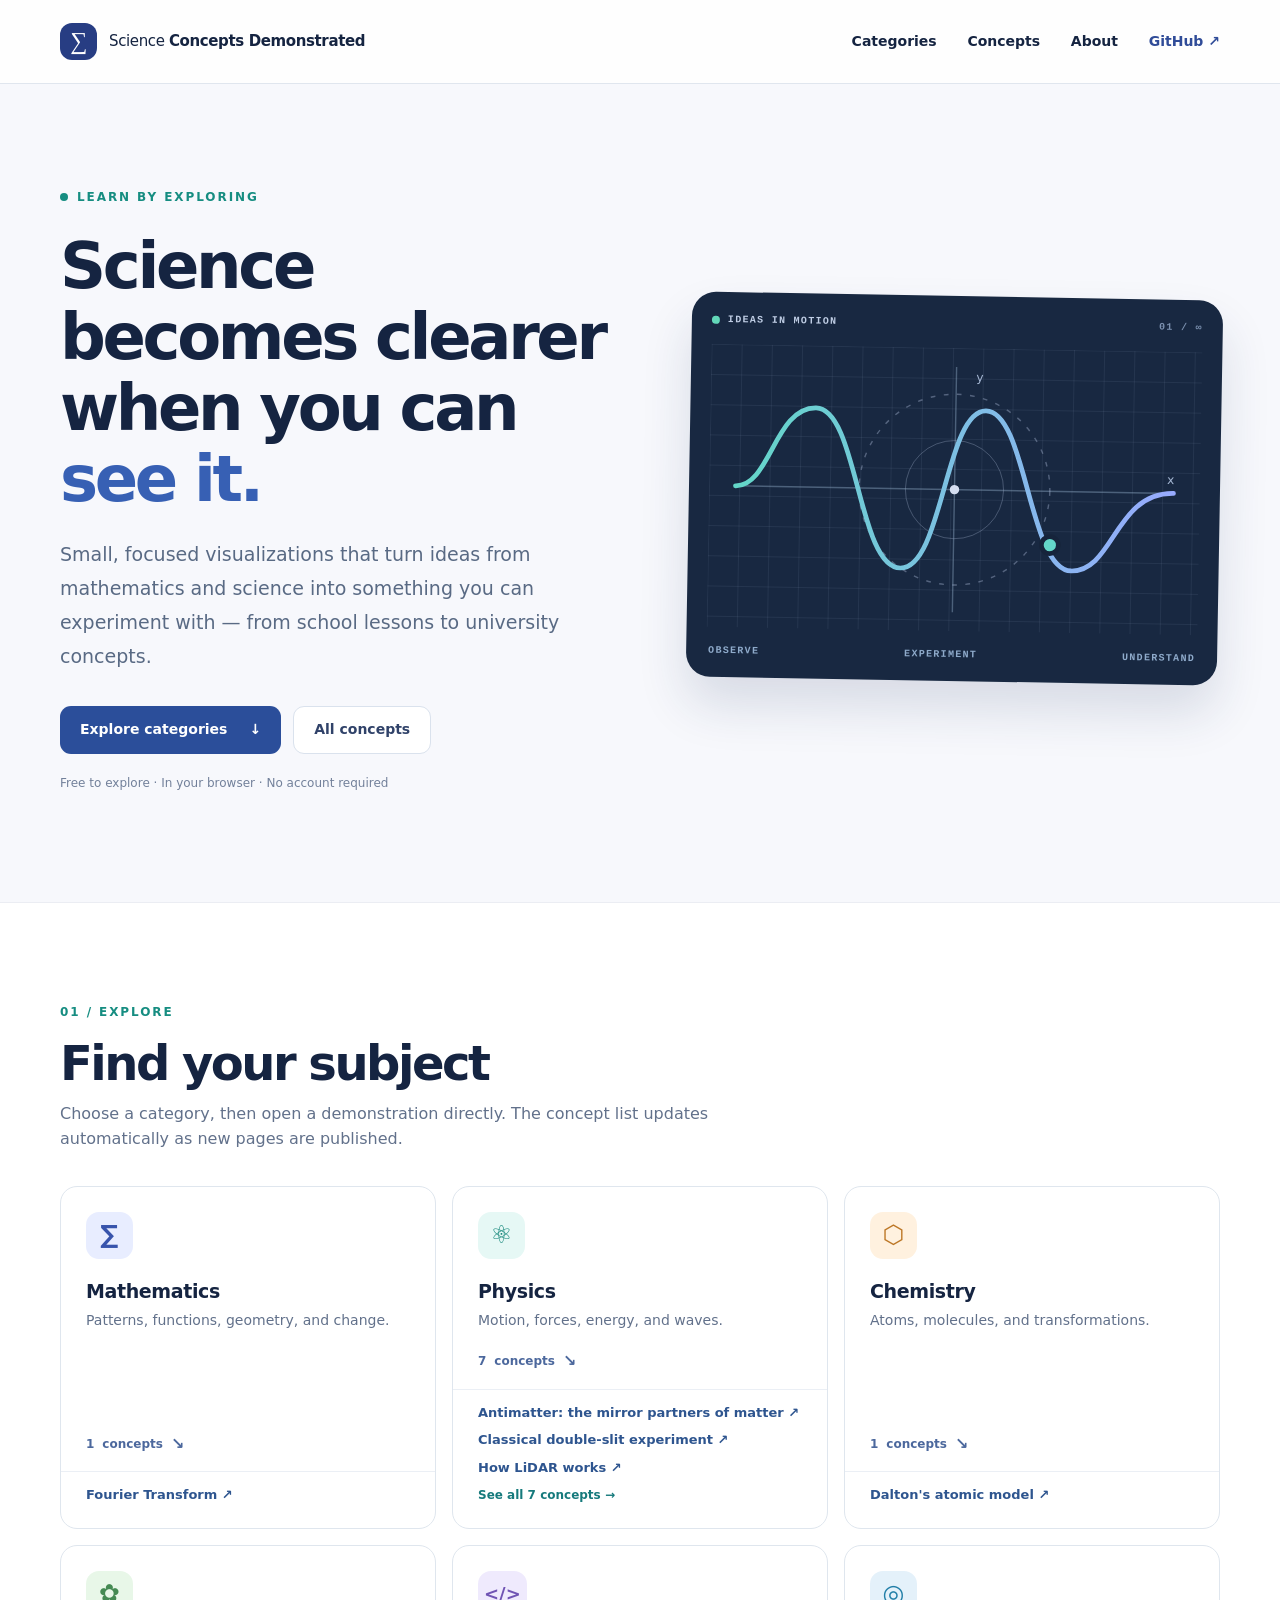
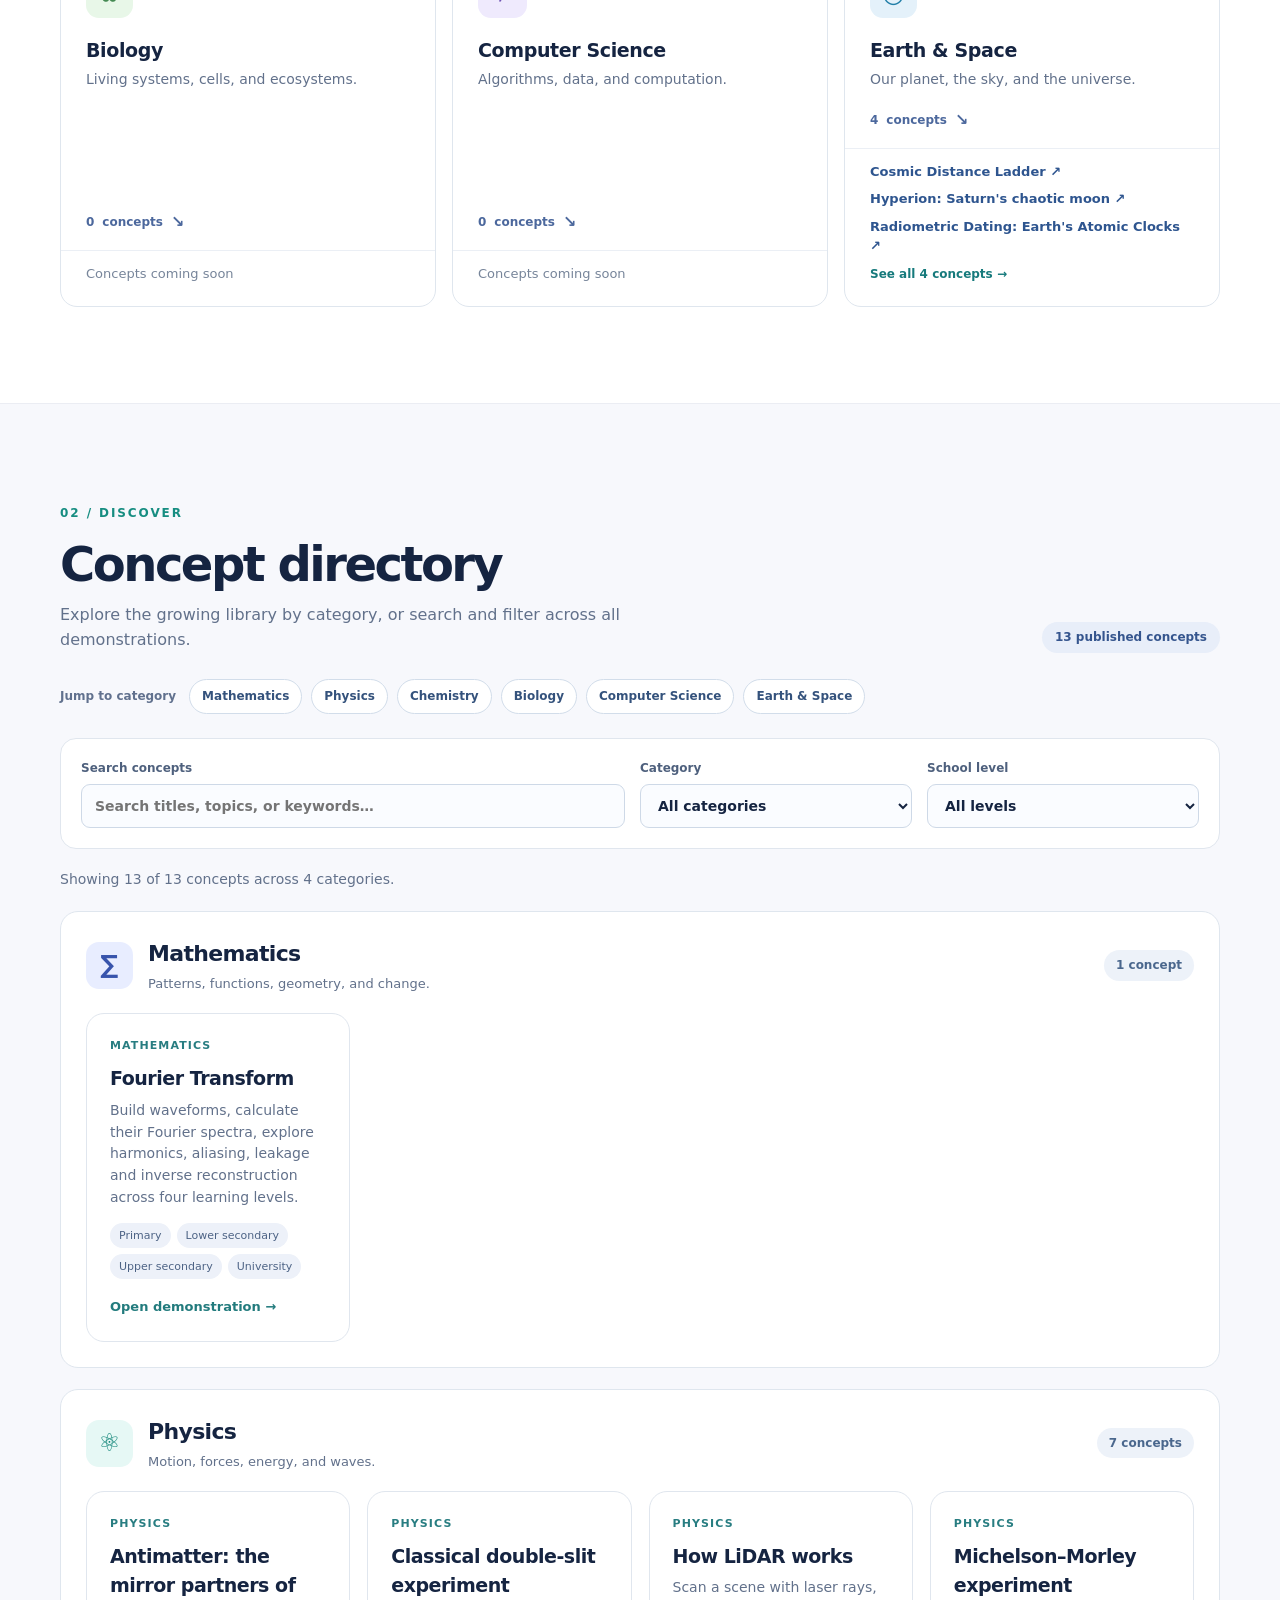
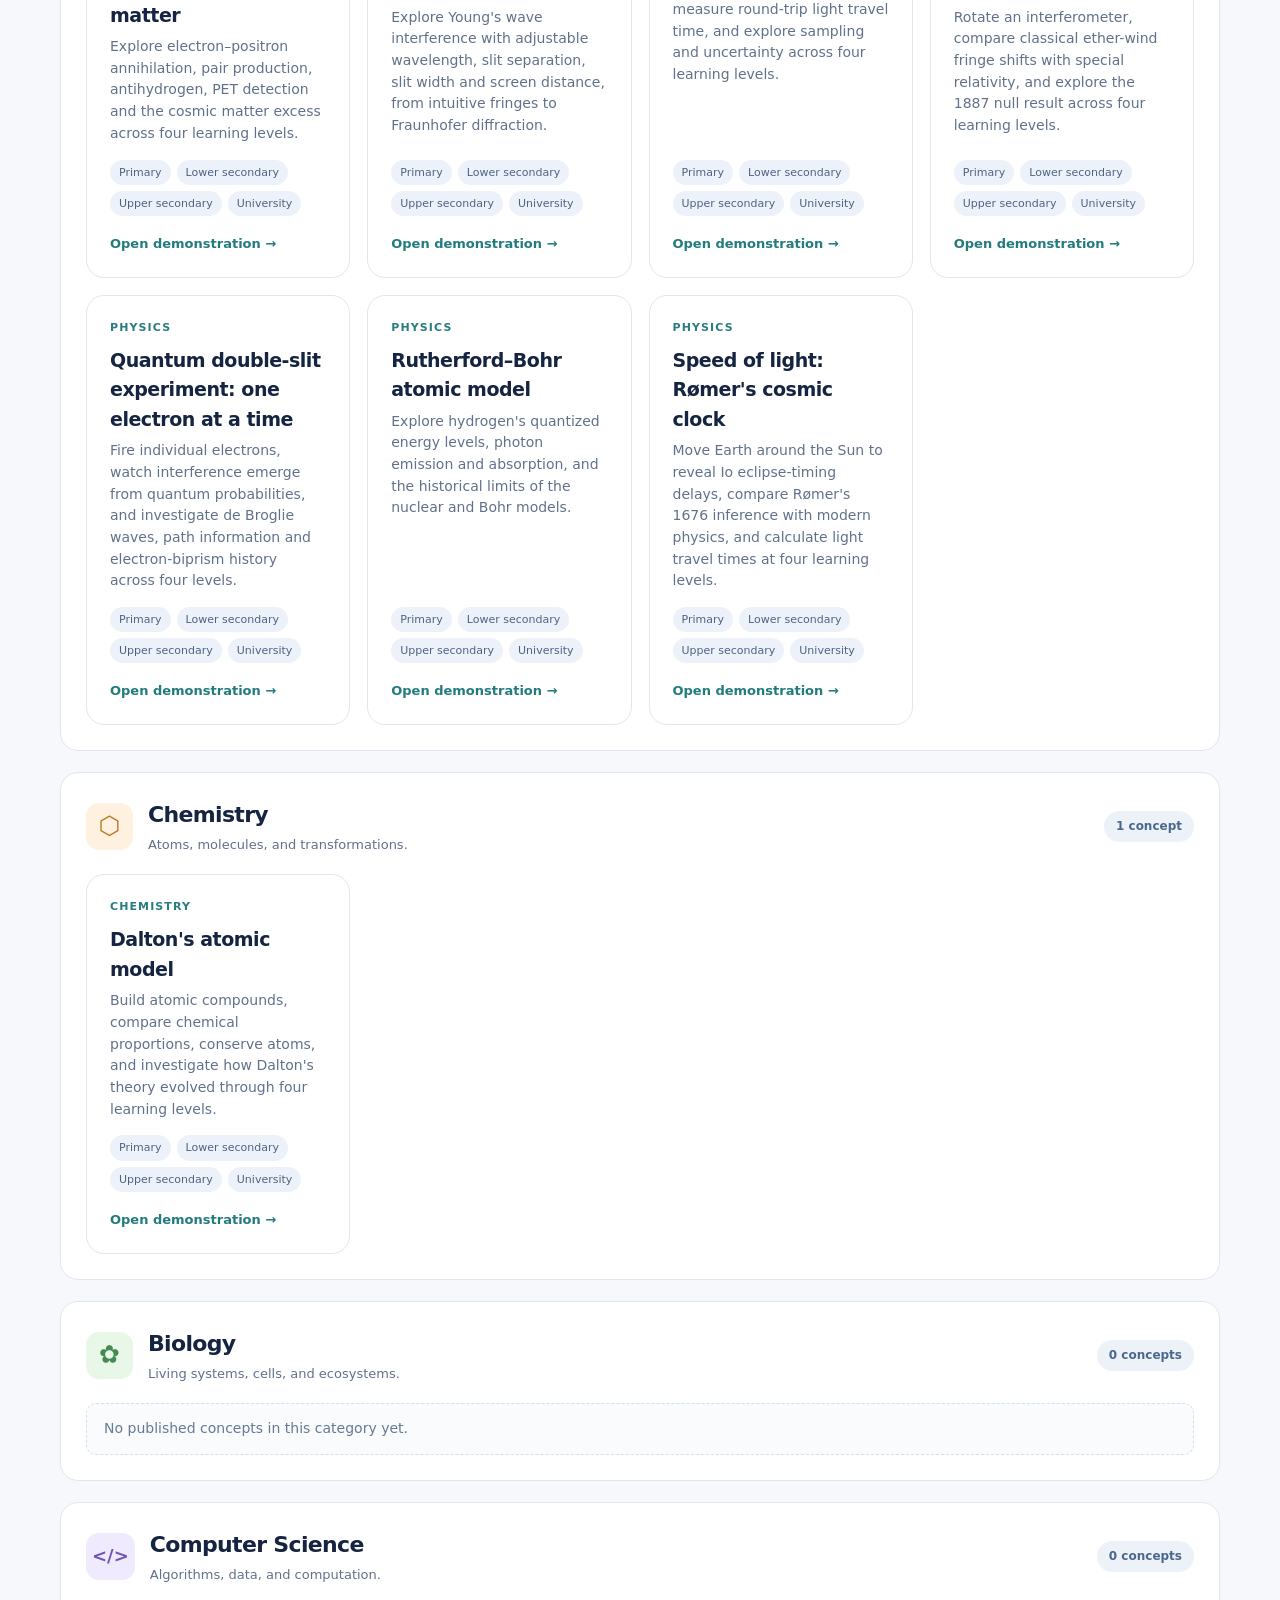
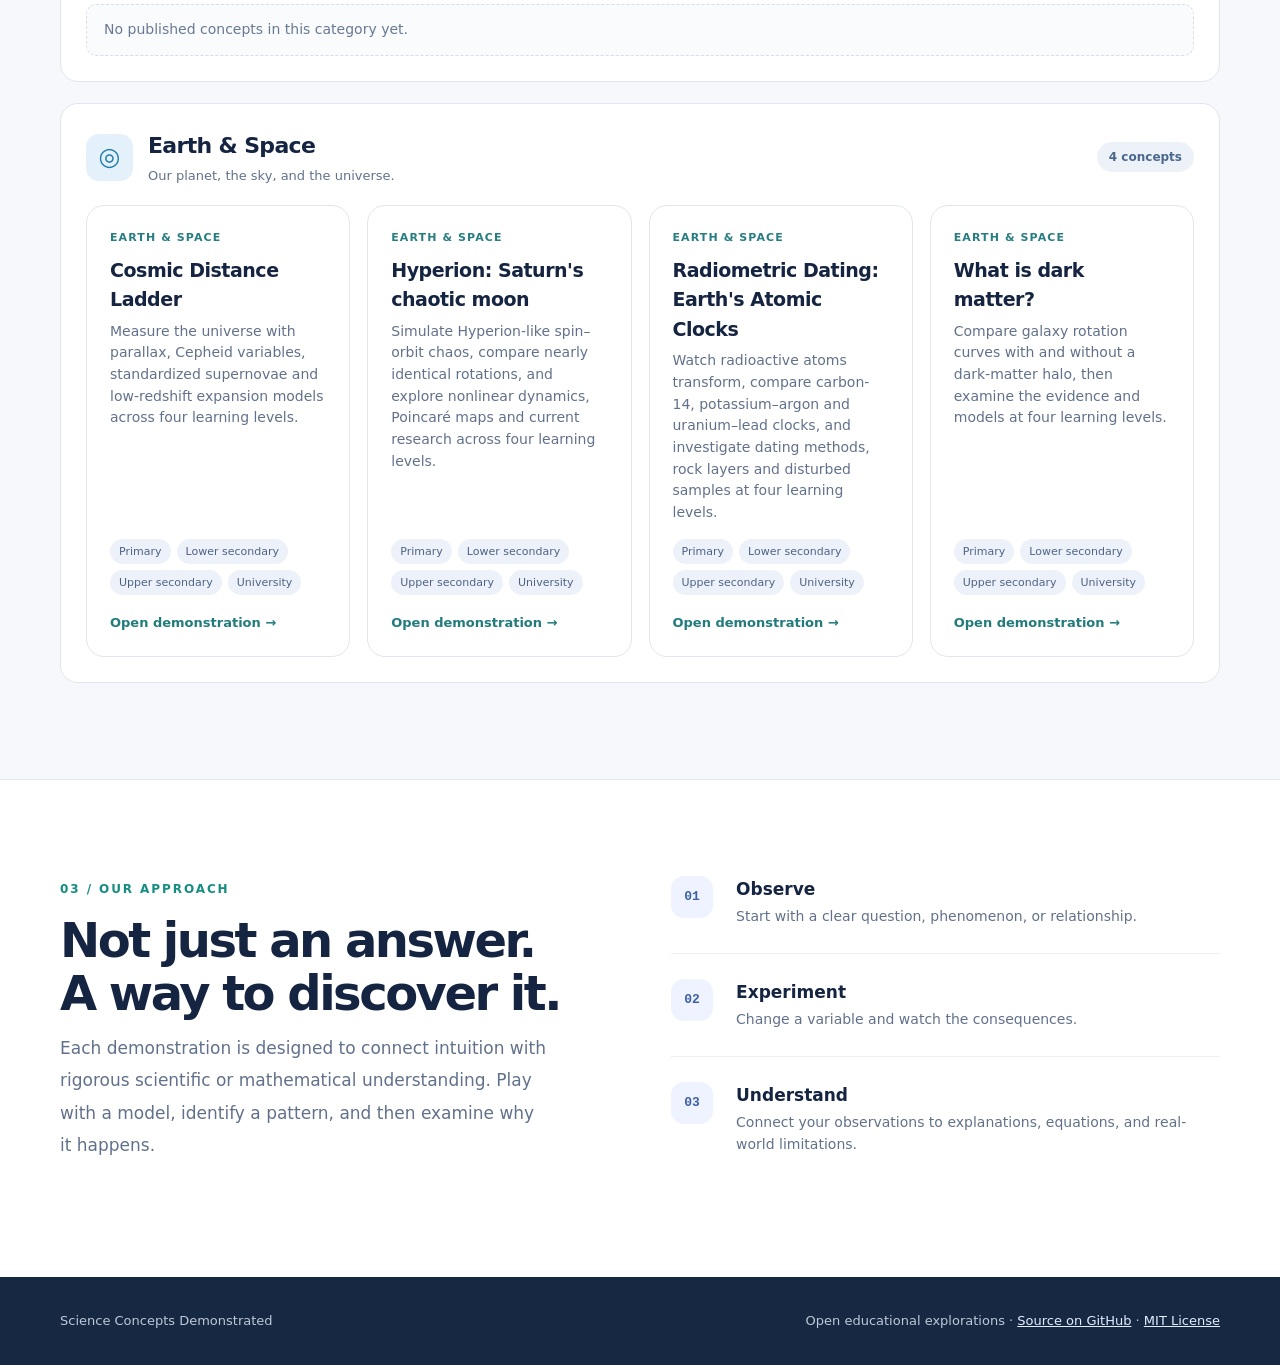
<file: docs/index.html>
<!doctype html>
<html lang="en">
<head>
  <meta charset="utf-8">
  <meta name="viewport" content="width=device-width, initial-scale=1">
  <meta name="theme-color" content="#f7f8fc">
  <meta name="description" content="Explore science and mathematics through interactive, browser-based visualizations and clear explanations for learners at every level.">
  <title>Science Concepts Demonstrated — Interactive learning</title>
  <link rel="stylesheet" href="./site.css">
  <script src="./site.js" defer></script>
</head>
<body>
  <a class="skip-link" href="#main-content">Skip to main content</a>
  <header class="site-header">
    <div class="container header-inner">
      <a class="brand" href="./" aria-label="Science Concepts Demonstrated home">
        <span class="brand-mark" aria-hidden="true">∑</span>
        <span>Science <strong>Concepts Demonstrated</strong></span>
      </a>
      <nav class="site-nav" aria-label="Main navigation">
        <a href="#subjects">Categories</a>
        <a href="#directory">Concepts</a>
        <a href="#about">About</a>
        <a class="repo-link" href="https://github.com/ValRCS/Science_Concepts_Demonstrated">GitHub <span aria-hidden="true">↗</span></a>
      </nav>
    </div>
  </header>

  <main id="main-content">
    <section class="hero container" aria-labelledby="hero-title">
      <div class="hero-copy">
        <span class="eyebrow"><span class="eyebrow-dot" aria-hidden="true"></span> LEARN BY EXPLORING</span>
        <h1 id="hero-title">Science becomes clearer when you can <em>see it.</em></h1>
        <p class="lead">Small, focused visualizations that turn ideas from mathematics and science into something you can experiment with — from school lessons to university concepts.</p>
        <div class="hero-actions">
          <a class="button button-primary" href="#subjects">Explore categories <span aria-hidden="true">↓</span></a>
          <a class="button button-secondary" href="#directory">All concepts</a>
        </div>
        <p class="hero-note">Free to explore · In your browser · No account required</p>
      </div>
      <div class="hero-visual" aria-label="Illustration of a wave, coordinate grid, and orbit" role="img">
        <div class="visual-topline"><span class="visual-indicator"></span> IDEAS IN MOTION <span class="visual-number">01 / ∞</span></div>
        <svg viewBox="0 0 520 300" aria-hidden="true" focusable="false">
          <defs>
            <pattern id="grid" width="32" height="32" patternUnits="userSpaceOnUse"><path d="M32 0H0V32" fill="none" stroke="#9bb0cc" stroke-opacity=".2" stroke-width="1"/></pattern>
            <linearGradient id="wave" x1="0" x2="1"><stop stop-color="#63d6c8"/><stop offset="1" stop-color="#97aafe"/></linearGradient>
          </defs>
          <rect x="0" y="0" width="520" height="300" fill="url(#grid)"/>
          <path d="M28 150H492 M260 20V280" stroke="#8da6c1" stroke-opacity=".45" stroke-width="1.5"/>
          <circle cx="260" cy="150" r="101" fill="none" stroke="#a6b6d2" stroke-opacity=".42" stroke-dasharray="5 9" stroke-width="1.5"/>
          <circle cx="260" cy="150" r="52" fill="none" stroke="#a6b6d2" stroke-opacity=".35" stroke-width="1"/>
          <path d="M28 150 C65 150 68 66 112 66 S159 234 204 234 S249 66 292 66 S340 234 385 234 S430 150 492 150" fill="none" stroke="url(#wave)" stroke-width="5" stroke-linecap="round"/>
          <circle cx="362" cy="207" r="9" fill="#63d6c8" stroke="#16243b" stroke-width="5"/>
          <circle cx="260" cy="150" r="5" fill="#d5def1"/>
          <text x="281" y="35" fill="#a4b6d2" font-size="13" font-family="system-ui, sans-serif">y</text>
          <text x="485" y="140" fill="#a4b6d2" font-size="13" font-family="system-ui, sans-serif">x</text>
        </svg>
        <div class="visual-bottomline"><span>OBSERVE</span><span>EXPERIMENT</span><span>UNDERSTAND</span></div>
      </div>
    </section>

    <section id="subjects" class="section subject-section" aria-labelledby="subjects-title">
      <div class="container">
        <div class="section-heading">
          <div><span class="kicker">01 / EXPLORE</span><h2 id="subjects-title">Find your subject</h2><p>Choose a category, then open a demonstration directly. The concept list updates automatically as new pages are published.</p></div>
        </div>
        <div class="subject-grid" id="subject-grid">
          <article class="subject-card">
            <a class="subject-jump" href="#category-mathematics" data-subject-jump="Mathematics" aria-label="Browse Mathematics concepts">
              <span class="subject-icon math" aria-hidden="true">∑</span>
              <span class="subject-name">Mathematics</span>
              <span class="subject-description">Patterns, functions, geometry, and change.</span>
              <span class="subject-count"><span data-count-for="Mathematics">0</span> concepts <span aria-hidden="true">↘</span></span>
            </a>
            <ul class="subject-shortcuts" data-subject-links="Mathematics" aria-label="Mathematics demonstrations">
              <li class="subject-coming-soon">Loading concepts…</li>
            </ul>
          </article>
          <article class="subject-card">
            <a class="subject-jump" href="#category-physics" data-subject-jump="Physics" aria-label="Browse Physics concepts">
              <span class="subject-icon physics" aria-hidden="true">⚛</span>
              <span class="subject-name">Physics</span>
              <span class="subject-description">Motion, forces, energy, and waves.</span>
              <span class="subject-count"><span data-count-for="Physics">0</span> concepts <span aria-hidden="true">↘</span></span>
            </a>
            <ul class="subject-shortcuts" data-subject-links="Physics" aria-label="Physics demonstrations">
              <li class="subject-coming-soon">Loading concepts…</li>
            </ul>
          </article>
          <article class="subject-card">
            <a class="subject-jump" href="#category-chemistry" data-subject-jump="Chemistry" aria-label="Browse Chemistry concepts">
              <span class="subject-icon chemistry" aria-hidden="true">⬡</span>
              <span class="subject-name">Chemistry</span>
              <span class="subject-description">Atoms, molecules, and transformations.</span>
              <span class="subject-count"><span data-count-for="Chemistry">0</span> concepts <span aria-hidden="true">↘</span></span>
            </a>
            <ul class="subject-shortcuts" data-subject-links="Chemistry" aria-label="Chemistry demonstrations">
              <li class="subject-coming-soon">Loading concepts…</li>
            </ul>
          </article>
          <article class="subject-card">
            <a class="subject-jump" href="#category-biology" data-subject-jump="Biology" aria-label="Browse Biology concepts">
              <span class="subject-icon biology" aria-hidden="true">✿</span>
              <span class="subject-name">Biology</span>
              <span class="subject-description">Living systems, cells, and ecosystems.</span>
              <span class="subject-count"><span data-count-for="Biology">0</span> concepts <span aria-hidden="true">↘</span></span>
            </a>
            <ul class="subject-shortcuts" data-subject-links="Biology" aria-label="Biology demonstrations">
              <li class="subject-coming-soon">Loading concepts…</li>
            </ul>
          </article>
          <article class="subject-card">
            <a class="subject-jump" href="#category-computer-science" data-subject-jump="Computer Science" aria-label="Browse Computer Science concepts">
              <span class="subject-icon computing" aria-hidden="true">&lt;/&gt;</span>
              <span class="subject-name">Computer Science</span>
              <span class="subject-description">Algorithms, data, and computation.</span>
              <span class="subject-count"><span data-count-for="Computer Science">0</span> concepts <span aria-hidden="true">↘</span></span>
            </a>
            <ul class="subject-shortcuts" data-subject-links="Computer Science" aria-label="Computer Science demonstrations">
              <li class="subject-coming-soon">Loading concepts…</li>
            </ul>
          </article>
          <article class="subject-card">
            <a class="subject-jump" href="#category-earth-and-space" data-subject-jump="Earth &amp; Space" aria-label="Browse Earth &amp; Space concepts">
              <span class="subject-icon earth" aria-hidden="true">◎</span>
              <span class="subject-name">Earth &amp; Space</span>
              <span class="subject-description">Our planet, the sky, and the universe.</span>
              <span class="subject-count"><span data-count-for="Earth &amp; Space">0</span> concepts <span aria-hidden="true">↘</span></span>
            </a>
            <ul class="subject-shortcuts" data-subject-links="Earth &amp; Space" aria-label="Earth &amp; Space demonstrations">
              <li class="subject-coming-soon">Loading concepts…</li>
            </ul>
          </article>
        </div>
      </div>
    </section>

    <section id="directory" class="section directory-section" aria-labelledby="directory-title">
      <div class="container">
        <div class="section-heading">
          <div><span class="kicker">02 / DISCOVER</span><h2 id="directory-title">Concept directory</h2><p>Explore the growing library by category, or search and filter across all demonstrations.</p></div>
          <span id="catalog-total" class="catalog-total" aria-live="polite">Loading catalog…</span>
        </div>
        <nav class="directory-jump" aria-label="Jump to a category">
          <span class="directory-jump-label">Jump to category</span>
          <a href="#category-mathematics" data-category-jump="Mathematics">Mathematics</a>
          <a href="#category-physics" data-category-jump="Physics">Physics</a>
          <a href="#category-chemistry" data-category-jump="Chemistry">Chemistry</a>
          <a href="#category-biology" data-category-jump="Biology">Biology</a>
          <a href="#category-computer-science" data-category-jump="Computer Science">Computer Science</a>
          <a href="#category-earth-and-space" data-category-jump="Earth &amp; Space">Earth &amp; Space</a>
        </nav>
        <div id="catalog-controls" class="catalog-controls" hidden>
          <label class="field search-field"><span>Search concepts</span><input type="search" id="concept-search" placeholder="Search titles, topics, or keywords…" autocomplete="off"></label>
          <label class="field"><span>Category</span><select id="subject-filter"><option value="All">All categories</option><option>Mathematics</option><option>Physics</option><option>Chemistry</option><option>Biology</option><option>Computer Science</option><option>Earth &amp; Space</option></select></label>
          <label class="field"><span>School level</span><select id="level-filter"><option value="All">All levels</option><option>Primary</option><option>Lower secondary</option><option>Upper secondary</option><option>University</option></select></label>
        </div>
        <div class="directory-results">
          <p id="catalog-status" class="results-status" role="status" aria-live="polite">Loading the directory…</p>
          <button id="clear-filters" type="button" class="clear-filters" hidden>Clear filters</button>
        </div>
        <noscript><p class="catalog-noscript">Enable JavaScript to load the category directory from concepts.json.</p></noscript>
        <div id="concept-grid" class="directory-groups">
          <section class="directory-group" id="category-mathematics" data-directory-group="Mathematics" aria-labelledby="category-heading-mathematics">
            <div class="directory-group-heading">
              <span class="subject-icon math" aria-hidden="true">∑</span>
              <div class="directory-group-title"><h3 id="category-heading-mathematics">Mathematics</h3><p>Patterns, functions, geometry, and change.</p></div>
              <span class="group-count" data-group-count="Mathematics">0 concepts</span>
            </div>
            <div class="concept-grid" data-concept-grid="Mathematics"></div>
            <p class="group-placeholder" data-group-placeholder="Mathematics">No published concepts in this category yet.</p>
          </section>
          <section class="directory-group" id="category-physics" data-directory-group="Physics" aria-labelledby="category-heading-physics">
            <div class="directory-group-heading">
              <span class="subject-icon physics" aria-hidden="true">⚛</span>
              <div class="directory-group-title"><h3 id="category-heading-physics">Physics</h3><p>Motion, forces, energy, and waves.</p></div>
              <span class="group-count" data-group-count="Physics">0 concepts</span>
            </div>
            <div class="concept-grid" data-concept-grid="Physics"></div>
            <p class="group-placeholder" data-group-placeholder="Physics">No published concepts in this category yet.</p>
          </section>
          <section class="directory-group" id="category-chemistry" data-directory-group="Chemistry" aria-labelledby="category-heading-chemistry">
            <div class="directory-group-heading">
              <span class="subject-icon chemistry" aria-hidden="true">⬡</span>
              <div class="directory-group-title"><h3 id="category-heading-chemistry">Chemistry</h3><p>Atoms, molecules, and transformations.</p></div>
              <span class="group-count" data-group-count="Chemistry">0 concepts</span>
            </div>
            <div class="concept-grid" data-concept-grid="Chemistry"></div>
            <p class="group-placeholder" data-group-placeholder="Chemistry">No published concepts in this category yet.</p>
          </section>
          <section class="directory-group" id="category-biology" data-directory-group="Biology" aria-labelledby="category-heading-biology">
            <div class="directory-group-heading">
              <span class="subject-icon biology" aria-hidden="true">✿</span>
              <div class="directory-group-title"><h3 id="category-heading-biology">Biology</h3><p>Living systems, cells, and ecosystems.</p></div>
              <span class="group-count" data-group-count="Biology">0 concepts</span>
            </div>
            <div class="concept-grid" data-concept-grid="Biology"></div>
            <p class="group-placeholder" data-group-placeholder="Biology">No published concepts in this category yet.</p>
          </section>
          <section class="directory-group" id="category-computer-science" data-directory-group="Computer Science" aria-labelledby="category-heading-computer-science">
            <div class="directory-group-heading">
              <span class="subject-icon computing" aria-hidden="true">&lt;/&gt;</span>
              <div class="directory-group-title"><h3 id="category-heading-computer-science">Computer Science</h3><p>Algorithms, data, and computation.</p></div>
              <span class="group-count" data-group-count="Computer Science">0 concepts</span>
            </div>
            <div class="concept-grid" data-concept-grid="Computer Science"></div>
            <p class="group-placeholder" data-group-placeholder="Computer Science">No published concepts in this category yet.</p>
          </section>
          <section class="directory-group" id="category-earth-and-space" data-directory-group="Earth &amp; Space" aria-labelledby="category-heading-earth-and-space">
            <div class="directory-group-heading">
              <span class="subject-icon earth" aria-hidden="true">◎</span>
              <div class="directory-group-title"><h3 id="category-heading-earth-and-space">Earth &amp; Space</h3><p>Our planet, the sky, and the universe.</p></div>
              <span class="group-count" data-group-count="Earth &amp; Space">0 concepts</span>
            </div>
            <div class="concept-grid" data-concept-grid="Earth &amp; Space"></div>
            <p class="group-placeholder" data-group-placeholder="Earth &amp; Space">No published concepts in this category yet.</p>
          </section>
        </div>
        <div id="empty-state" class="empty-state" hidden>
          <span class="empty-icon" aria-hidden="true">✦</span>
          <h3 id="empty-title">A collection in the making</h3>
          <p id="empty-description">New demonstrations will appear here as they are added to the catalog.</p>
        </div>
      </div>
    </section>

    <section id="about" class="section about-section" aria-labelledby="about-title">
      <div class="container about-layout">
        <div><span class="kicker">03 / OUR APPROACH</span><h2 id="about-title">Not just an answer.<br> A way to discover it.</h2><p>Each demonstration is designed to connect intuition with rigorous scientific or mathematical understanding. Play with a model, identify a pattern, and then examine why it happens.</p></div>
        <ol class="steps">
          <li><span class="step-number">01</span><div><h3>Observe</h3><p>Start with a clear question, phenomenon, or relationship.</p></div></li>
          <li><span class="step-number">02</span><div><h3>Experiment</h3><p>Change a variable and watch the consequences.</p></div></li>
          <li><span class="step-number">03</span><div><h3>Understand</h3><p>Connect your observations to explanations, equations, and real-world limitations.</p></div></li>
        </ol>
      </div>
    </section>
  </main>

  <footer class="site-footer"><div class="container footer-inner"><span>Science Concepts Demonstrated</span><span>Open educational explorations · <a href="https://github.com/ValRCS/Science_Concepts_Demonstrated">Source on GitHub</a> · <a href="https://github.com/ValRCS/Science_Concepts_Demonstrated/blob/main/LICENSE">MIT License</a></span></div></footer>
</body>
</html>
</file>
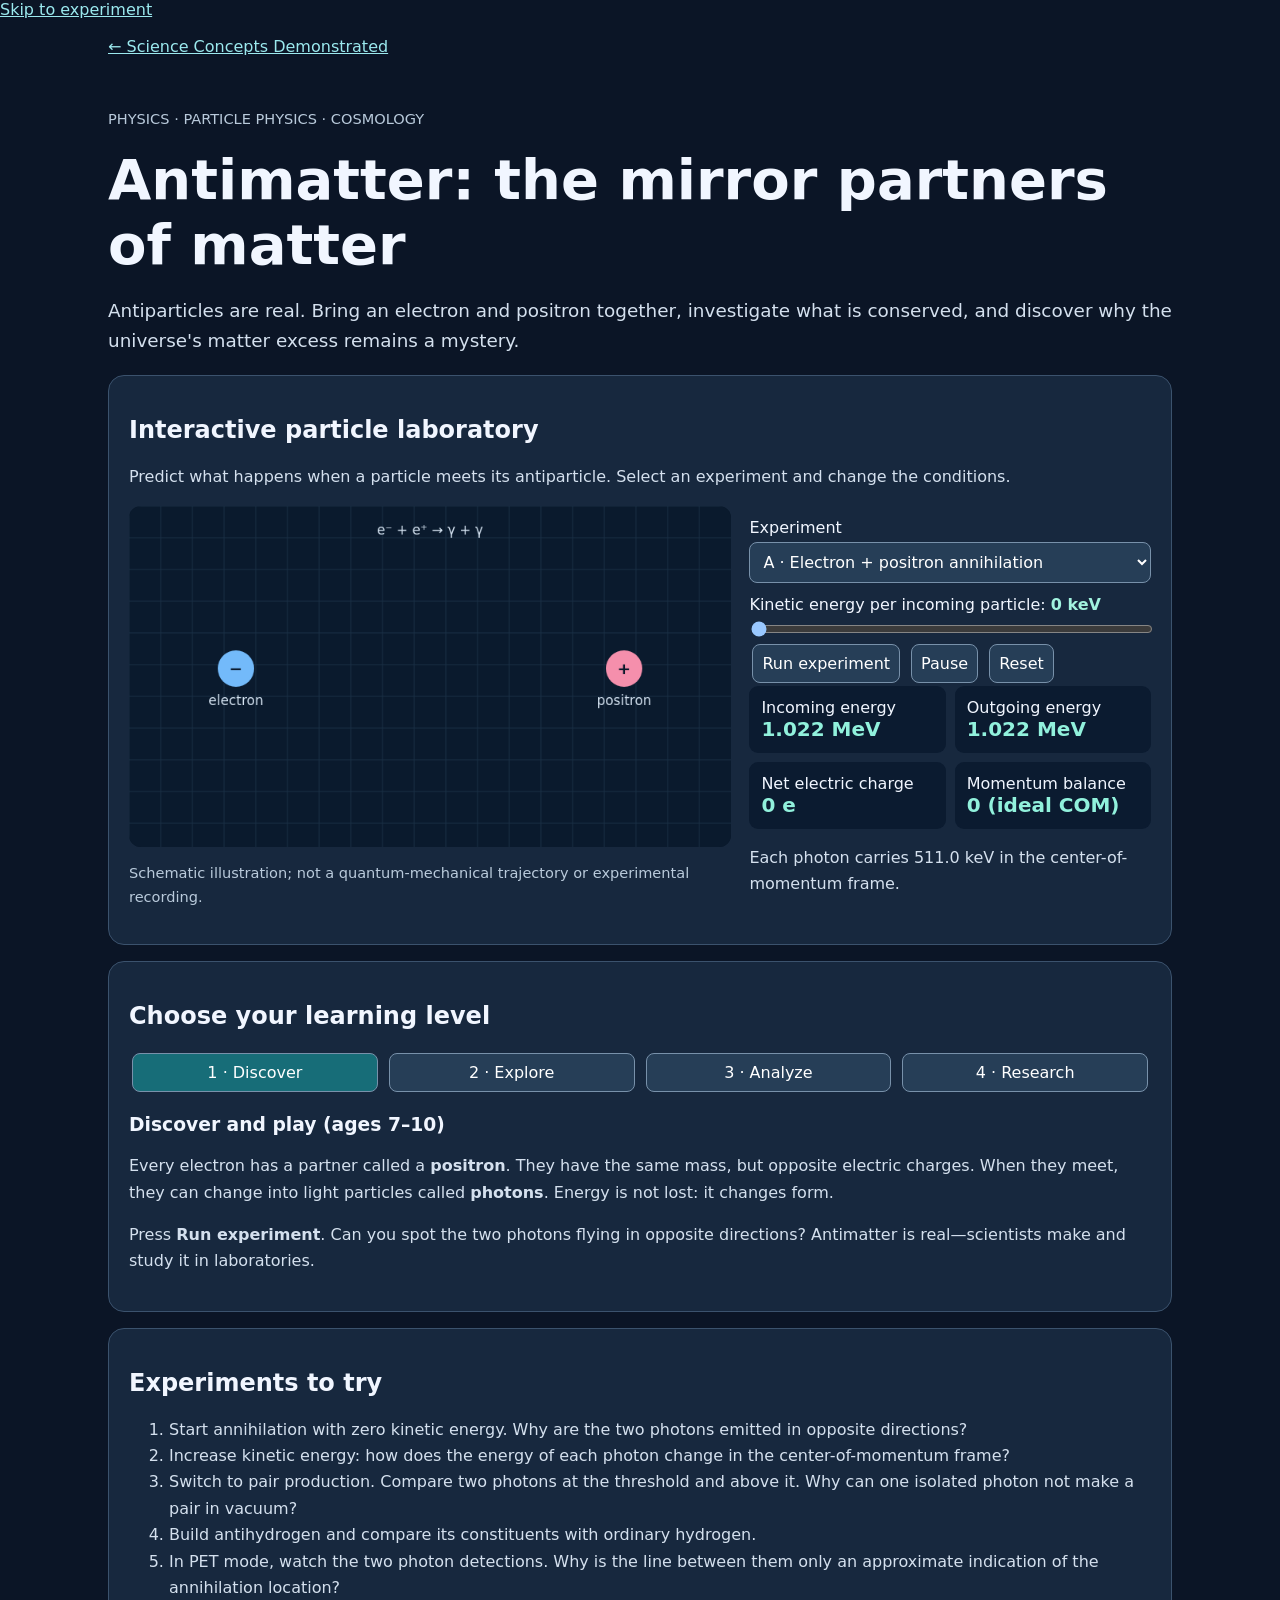
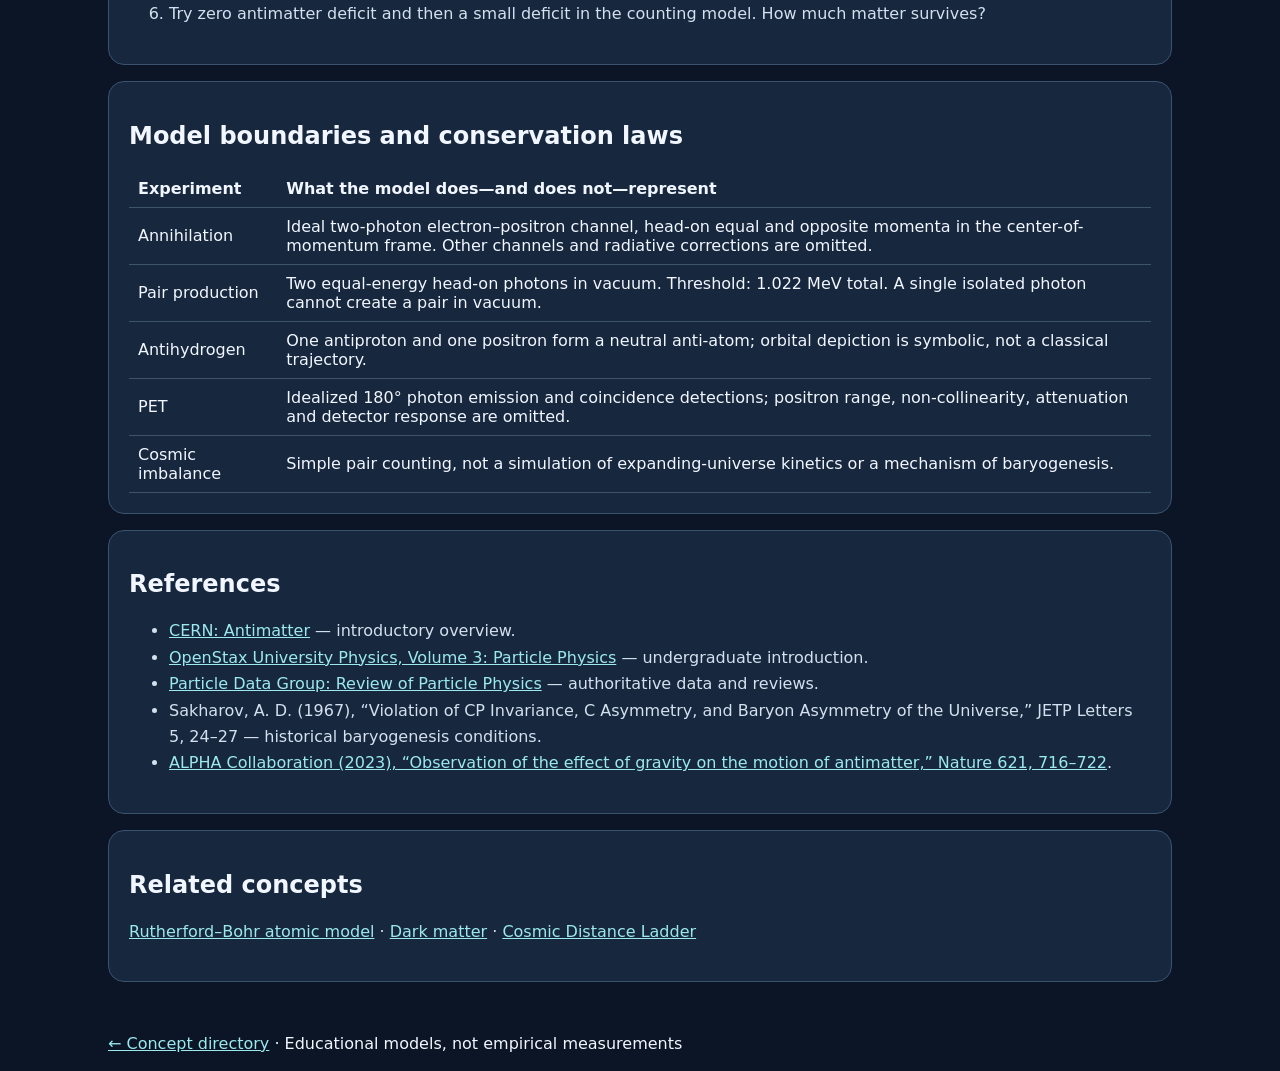
<file: docs/visualizations/antimatter/index.html>
<!doctype html>
<html lang="en"><head><meta charset="utf-8"><meta name="viewport" content="width=device-width,initial-scale=1"><meta name="description" content="Explore antimatter through electron–positron annihilation, pair production, antihydrogen, PET and the cosmic asymmetry."><title>Antimatter | Science Concepts Demonstrated</title>
<style>
:root{font:16px system-ui,sans-serif;color-scheme:dark;background:#0b1526;color:#f1f6ff}*{box-sizing:border-box}body{margin:0}header,main,footer{max-width:1100px;margin:auto;padding:18px}a{color:#9be9ee}h1{font-size:clamp(2rem,5vw,3.5rem);margin:.3em 0}p,li{line-height:1.65;color:#d4e0ee}.lead{font-size:1.15rem}.panel{background:#17283e;border:1px solid #3b526d;border-radius:16px;padding:20px;margin:16px 0}.layout{display:grid;grid-template-columns:minmax(0,1.5fr) minmax(260px,1fr);gap:18px}canvas{display:block;width:100%;height:auto;border-radius:12px;background:#081627}label{display:block;margin:12px 0 5px}input[type=range],select{width:100%}select,button{font:inherit;color:white;background:#263e57;border:1px solid #7891aa;border-radius:8px;padding:9px}button{cursor:pointer;margin:3px}button:hover,button[aria-pressed=true]{background:#176d78}button:focus-visible,a:focus-visible,input:focus-visible,select:focus-visible{outline:3px solid #ffda80;outline-offset:3px}.levels,.actions{display:flex;flex-wrap:wrap;gap:5px}.levels button{flex:1;min-width:130px}.metric-grid{display:grid;grid-template-columns:repeat(2,minmax(0,1fr));gap:9px}.metric{background:#0b1b30;border-radius:9px;padding:12px}.metric strong{display:block;color:#91f1dc;font-size:1.25rem;font-variant-numeric:tabular-nums}.muted{font-size:.91rem;color:#b9cadb}.hidden{display:none!important}table{width:100%;border-collapse:collapse}td,th{padding:9px;text-align:left;border-bottom:1px solid #3c536b}output{font-weight:bold;color:#a2f3df}@media(max-width:760px){.layout{grid-template-columns:1fr}}@media(prefers-reduced-motion:reduce){*,*::before, *::after{animation:none!important;transition:none!important;scroll-behavior:auto!important}}
</style></head><body><a href="#lab">Skip to experiment</a><header><a href="../../">← Science Concepts Demonstrated</a></header><main><p class="muted">PHYSICS · PARTICLE PHYSICS · COSMOLOGY</p><h1>Antimatter: the mirror partners of matter</h1><p class="lead">Antiparticles are real. Bring an electron and positron together, investigate what is conserved, and discover why the universe's matter excess remains a mystery.</p>
<section id="lab" class="panel"><h2>Interactive particle laboratory</h2><p>Predict what happens when a particle meets its antiparticle. Select an experiment and change the conditions.</p><div class="layout"><div><canvas id="scene" width="760" height="430" role="img" aria-label="Schematic particle interaction visualization"></canvas><p class="muted" id="scene-caption">Schematic illustration; not a quantum-mechanical trajectory or experimental recording.</p></div><div><label for="experiment">Experiment</label><select id="experiment"><option value="annihilation">A · Electron + positron annihilation</option><option value="production">B · Two-photon pair production</option><option value="atom">C · Build antihydrogen</option><option value="pet">D · PET coincidence detection</option><option value="asymmetry">E · Matter–antimatter imbalance</option></select><div id="energy-controls"><label for="kinetic">Kinetic energy per incoming particle: <output id="kinetic-out">0 keV</output></label><input id="kinetic" type="range" min="0" max="1000" step="10" value="0"></div><div id="count-controls" class="hidden"><label for="count">Matter particles: <output id="count-out">100</output></label><input id="count" type="range" min="20" max="200" step="1" value="100"><label for="excess">Antimatter deficit: <output id="excess-out">4</output></label><input id="excess" type="range" min="0" max="20" step="1" value="4"></div><div class="actions"><button id="play">Run experiment</button><button id="pause">Pause</button><button id="reset">Reset</button></div><div class="metric-grid"><div class="metric">Incoming energy<strong id="before">1.022 MeV</strong></div><div class="metric">Outgoing energy<strong id="after">1.022 MeV</strong></div><div class="metric">Net electric charge<strong id="charge">0 e</strong></div><div class="metric">Momentum balance<strong id="momentum">0</strong></div></div><p id="feedback" aria-live="polite"></p></div></div></section>
<section class="panel"><h2>Choose your learning level</h2><div class="levels" role="group" aria-label="Learning level"><button data-level="1" aria-pressed="true">1 · Discover</button><button data-level="2" aria-pressed="false">2 · Explore</button><button data-level="3" aria-pressed="false">3 · Analyze</button><button data-level="4" aria-pressed="false">4 · Research</button></div><article id="explanation" aria-live="polite"></article></section>
<section class="panel"><h2>Experiments to try</h2><ol><li>Start annihilation with zero kinetic energy. Why are the two photons emitted in opposite directions?</li><li>Increase kinetic energy: how does the energy of each photon change in the center-of-momentum frame?</li><li>Switch to pair production. Compare two photons at the threshold and above it. Why can one isolated photon not make a pair in vacuum?</li><li>Build antihydrogen and compare its constituents with ordinary hydrogen.</li><li>In PET mode, watch the two photon detections. Why is the line between them only an approximate indication of the annihilation location?</li><li>Try zero antimatter deficit and then a small deficit in the counting model. How much matter survives?</li></ol></section>
<section class="panel"><h2>Model boundaries and conservation laws</h2><table><thead><tr><th>Experiment</th><th>What the model does—and does not—represent</th></tr></thead><tbody><tr><td>Annihilation</td><td>Ideal two-photon electron–positron channel, head-on equal and opposite momenta in the center-of-momentum frame. Other channels and radiative corrections are omitted.</td></tr><tr><td>Pair production</td><td>Two equal-energy head-on photons in vacuum. Threshold: 1.022 MeV total. A single isolated photon cannot create a pair in vacuum.</td></tr><tr><td>Antihydrogen</td><td>One antiproton and one positron form a neutral anti-atom; orbital depiction is symbolic, not a classical trajectory.</td></tr><tr><td>PET</td><td>Idealized 180° photon emission and coincidence detections; positron range, non-collinearity, attenuation and detector response are omitted.</td></tr><tr><td>Cosmic imbalance</td><td>Simple pair counting, not a simulation of expanding-universe kinetics or a mechanism of baryogenesis.</td></tr></tbody></table></section>
<section class="panel"><h2>References</h2><ul><li><a href="https://home.cern/science/physics/antimatter">CERN: Antimatter</a> — introductory overview.</li><li><a href="https://openstax.org/books/university-physics-volume-3/pages/11-4-particle-physics">OpenStax University Physics, Volume 3: Particle Physics</a> — undergraduate introduction.</li><li><a href="https://pdg.lbl.gov/">Particle Data Group: Review of Particle Physics</a> — authoritative data and reviews.</li><li>Sakharov, A. D. (1967), “Violation of CP Invariance, C Asymmetry, and Baryon Asymmetry of the Universe,” JETP Letters 5, 24–27 — historical baryogenesis conditions.</li><li><a href="https://doi.org/10.1038/s41586-023-06527-1">ALPHA Collaboration (2023), “Observation of the effect of gravity on the motion of antimatter,” Nature 621, 716–722</a>.</li></ul></section>
<section class="panel"><h2>Related concepts</h2><p><a href="../rutherford-bohr-atomic-model/">Rutherford–Bohr atomic model</a> · <a href="../what-is-dark-matter/">Dark matter</a> · <a href="../cosmic-distance-ladder/">Cosmic Distance Ladder</a></p></section></main><footer><a href="../../">← Concept directory</a> · Educational models, not empirical measurements</footer>
<script>
"use strict";
const $=id=>document.getElementById(id),ME=510.99895,ctx=$("scene").getContext("2d");let level=1,progress=0,running=false,last=0,raf=0;
const texts={
1:`<h3>Discover and play (ages 7–10)</h3><p>Every electron has a partner called a <strong>positron</strong>. They have the same mass, but opposite electric charges. When they meet, they can change into light particles called <strong>photons</strong>. Energy is not lost: it changes form.</p><p>Press <strong>Run experiment</strong>. Can you spot the two photons flying in opposite directions? Antimatter is real—scientists make and study it in laboratories.</p>`,
2:`<h3>Explore and understand (ages 14–18)</h3><p>An electron has charge −e and a positron has charge +e. Their rest masses are equal. When an electron and positron initially at rest annihilate into two photons, each photon carries about 511 keV; the total rest energy is 1.022 MeV. With equal and opposite incoming momenta and kinetic energy K each, each photon has energy 511 keV + K.</p><p>The relation E = mc² connects rest mass to energy. In PET imaging, positrons emitted by radioactive tracers annihilate with electrons, producing gamma photons detected in coincidence. Detectors infer a line of response, not an exact position from one photon pair.</p><p>Antihydrogen contains an antiproton and a positron. It is electrically neutral, just like hydrogen. Unlike science fiction, antimatter does not automatically defy gravity.</p>`,
3:`<h3>Analyze and model (Bachelor)</h3><p>Energy–momentum conservation is expressed by p₁^μ + p₂^μ = Σp_f^μ, with four-momentum p^μ = (E/c, <strong>p</strong>). For equal-energy head-on electron and positron beams, the total spatial momentum is zero. In the two-photon final state, photons emerge back-to-back with Eγ = mₑc² + K.</p><p>For two head-on photons of equal energy Eγ, the threshold for γγ → e⁻e⁺ is Eγ ≥ mₑc² = 510.999 keV, so the total photon energy must be at least 1.022 MeV. One isolated photon cannot create an electron–positron pair in vacuum because its invariant mass is zero, while the pair has positive invariant mass.</p><p>Electric charge, energy and momentum are conserved in all modeled reactions. Electron–positron annihilation has other allowed final states depending on energy and quantum numbers; two photons are not universal. The drawing does not model interaction probabilities or scattering cross sections.</p>`,
4:`<h3>Investigate and research (Master)</h3><p>In quantum electrodynamics, particles are excitations of quantum fields. Antiparticles are associated with conjugate representations of additive quantum numbers; CPT symmetry constrains masses and lifetimes of particles and antiparticles. Feynman diagrams organize perturbative amplitudes, rather than depicting literal particle paths.</p><p>For initial four-momenta p₁,p₂, the Mandelstam invariant s = (p₁+p₂)² (in natural units) determines the center-of-momentum energy. At high energies, additional annihilation channels become accessible. Thresholds and angular distributions follow relativistic kinematics and quantum selection rules, not the animation.</p><p>Why matter dominates remains unresolved. Sakharov's classic conditions for dynamical baryogenesis are baryon-number violation, C and CP violation, and departure from thermal equilibrium (with qualifications for alternative mechanisms). CP violation is observed, but known Standard Model effects have not established an adequate explanation of the cosmological baryon excess. The baryon-to-photon asymmetry is η = (n_B − n_anti-B)/n_γ, of order 6 × 10⁻¹⁰. Proposed mechanisms include leptogenesis and electroweak baryogenesis; neither is established by the counting exercise.</p><p>ALPHA's antihydrogen free-fall experiment supports gravitational attraction toward Earth within its sensitivity; precision tests continue. Separate experimentally established properties from hypotheses about cosmic origins.</p>`};
function circle(x,y,r,color,label){ctx.beginPath();ctx.arc(x,y,r,0,2*Math.PI);ctx.fillStyle=color;ctx.fill();ctx.fillStyle="#091729";ctx.font="bold 20px system-ui";ctx.textAlign="center";ctx.fillText(label,x,y+7)}
function line(x,y,X,Y,color="#85dceb",width=3){ctx.beginPath();ctx.moveTo(x,y);ctx.lineTo(X,Y);ctx.strokeStyle=color;ctx.lineWidth=width;ctx.stroke()}
function photon(x,y,dir){ctx.beginPath();for(let i=0;i<=35;i++){let px=x+dir*i*2.1,py=y+Math.sin(i*.65)*10;if(i===0)ctx.moveTo(px,py);else ctx.lineTo(px,py)}ctx.strokeStyle="#8be9fa";ctx.lineWidth=4;ctx.stroke()}
function label(s,x,y,color="#d6e4f2",size=17){ctx.fillStyle=color;ctx.font=size+"px system-ui";ctx.textAlign="center";ctx.fillText(s,x,y)}
function render(){const w=760,h=430,mode=$("experiment").value,p=progress;ctx.clearRect(0,0,w,h);ctx.fillStyle="#0a1a2d";ctx.fillRect(0,0,w,h);ctx.strokeStyle="#203950";ctx.lineWidth=1;for(let x=0;x<w;x+=40)line(x,0,x,h,"#1a3047",1);for(let y=0;y<h;y+=40)line(0,y,w,y,"#1a3047",1);
if(mode==="annihilation"){label("e⁻ + e⁺ → γ + γ",380,36);if(p<.5){let d=245*(1-p*2);circle(380-d,205,23,"#73bafa","−");circle(380+d,205,23,"#f58fac","+");label("electron",380-d,251);label("positron",380+d,251)}else{let d=(p-.5)*550;photon(365-d,205,-1);photon(395+d,205,1);label("γ",365-d,171,"#9deeff");label("γ",395+d,171,"#9deeff");label("Two outgoing photons, opposite momenta",380,348)}}
else if(mode==="production"){label("γ + γ → e⁻ + e⁺",380,36);if(p<.5){let d=210*(1-2*p);photon(350-d,210,1);photon(410+d,210,-1)}else{let d=220*(p-.5);circle(355-d,210,23,"#73bafa","−");circle(405+d,210,23,"#f58fac","+");label("electron",355-d,259);label("positron",405+d,259)}label("Equal-energy, head-on photons · threshold 511 keV each",380,366)}
else if(mode==="atom"){label("Antihydrogen = antiproton + positron",380,36);ctx.beginPath();ctx.ellipse(380,212,160,91,-.28,0,Math.PI*2);ctx.strokeStyle="#526f90";ctx.lineWidth=2;ctx.stroke();circle(380,212,28,"#f58fac","−");circle(380+155*Math.cos(p*6.28),212+85*Math.sin(p*6.28),17,"#73bafa","+");label("antiproton (−e)",380,272);label("Schematic bound state: neutral overall",380,365)}
else if(mode==="pet"){label("PET: coincident gamma detections",380,36);ctx.beginPath();ctx.arc(380,210,164,0,Math.PI*2);ctx.strokeStyle="#6b849f";ctx.lineWidth=18;ctx.stroke();const d=Math.min(p*390,164);line(380-d,210,380+d,210,"#7dddec",3);circle(380,210,9,"#ffca70","");if(d>150){circle(216,210,12,"#7de3c8","");circle(544,210,12,"#7de3c8","")}label("Idealized ring and line of response",380,390)}
else{const n=+ $("count").value,ex=Math.min(n,+$("excess").value),anti=n-ex;label("Matter–antimatter pair counting",380,36);const remaining=Math.round(ex*p),paired=Math.round(anti*(1-p));for(let i=0;i<Math.min(200,paired);i++){let x=55+(i%20)*32,y=100+Math.floor(i/20)*23;ctx.fillStyle="#7bbcf5";ctx.fillRect(x,y,9,9);ctx.fillStyle="#f58fac";ctx.fillRect(x+12,y,9,9)}label("Remaining matter: "+remaining+"   |   Unannihilated pairs: "+paired,380,381)}
}
function metrics(){let mode=$("experiment").value,K=+$("kinetic").value,energy=2*(ME+K);$("kinetic-out").textContent=K+" keV";$("count-out").textContent=$("count").value;$("excess-out").textContent=$("excess").value;$("energy-controls").classList.toggle("hidden",!["annihilation","production"].includes(mode));$("count-controls").classList.toggle("hidden",mode!=="asymmetry");if(mode==="production")energy=2*(ME+K);if(mode==="atom"||mode==="pet")energy=null;if(mode==="asymmetry")energy=null;$("before").textContent=energy===null?"See model":(energy/1000).toFixed(3)+" MeV";$("after").textContent=energy===null?"See model":(energy/1000).toFixed(3)+" MeV";$("charge").textContent="0 e";$("momentum").textContent=mode==="asymmetry"?"N/A":"0 (ideal COM)";$("feedback").textContent={annihilation:"Each photon carries "+(ME+K).toFixed(1)+" keV in the center-of-momentum frame.",production:"Each incoming photon has "+(ME+K).toFixed(1)+" keV; threshold is 511.0 keV per photon.",atom:"Antiproton charge −e plus positron charge +e gives a neutral anti-atom. Binding energy is omitted.",pet:"The two detected photons define an approximate line of response, not an exact point.",asymmetry:"Initial "+$("count").value+" matter and "+Math.max(0,+$("count").value-+$("excess").value)+" antimatter particles: "+Math.min(+$("count").value,+$("excess").value)+" matter particles survive after complete pairing."}[mode];render()}
function stop(){running=false;cancelAnimationFrame(raf);$("pause").textContent="Resume"}
function tick(t){if(!running)return;let dt=Math.min(.05,(t-last)/1000||0);last=t;progress=Math.min(1,progress+dt/3.2);render();if(progress>=1){stop();return}raf=requestAnimationFrame(tick)}
$("play").onclick=()=>{stop();progress=0;if(matchMedia("(prefers-reduced-motion: reduce)").matches){progress=1;render();return}running=true;last=performance.now();raf=requestAnimationFrame(tick)};
$("pause").onclick=()=>{if(running){stop()}else if(progress<1){running=true;last=performance.now();$("pause").textContent="Pause";raf=requestAnimationFrame(tick)}};
$("reset").onclick=()=>{stop();progress=0;$("kinetic").value=0;$("count").value=100;$("excess").value=4;metrics()};
for(const id of ["experiment","kinetic","count","excess"])$(id).addEventListener("input",()=>{stop();progress=0;metrics()});
document.querySelectorAll("[data-level]").forEach(b=>b.onclick=()=>{level=+b.dataset.level;document.querySelectorAll("[data-level]").forEach(x=>x.setAttribute("aria-pressed",String(x===b)));$("explanation").innerHTML=texts[level]});
$("explanation").innerHTML=texts[1];metrics();
</script></body></html>
</file>
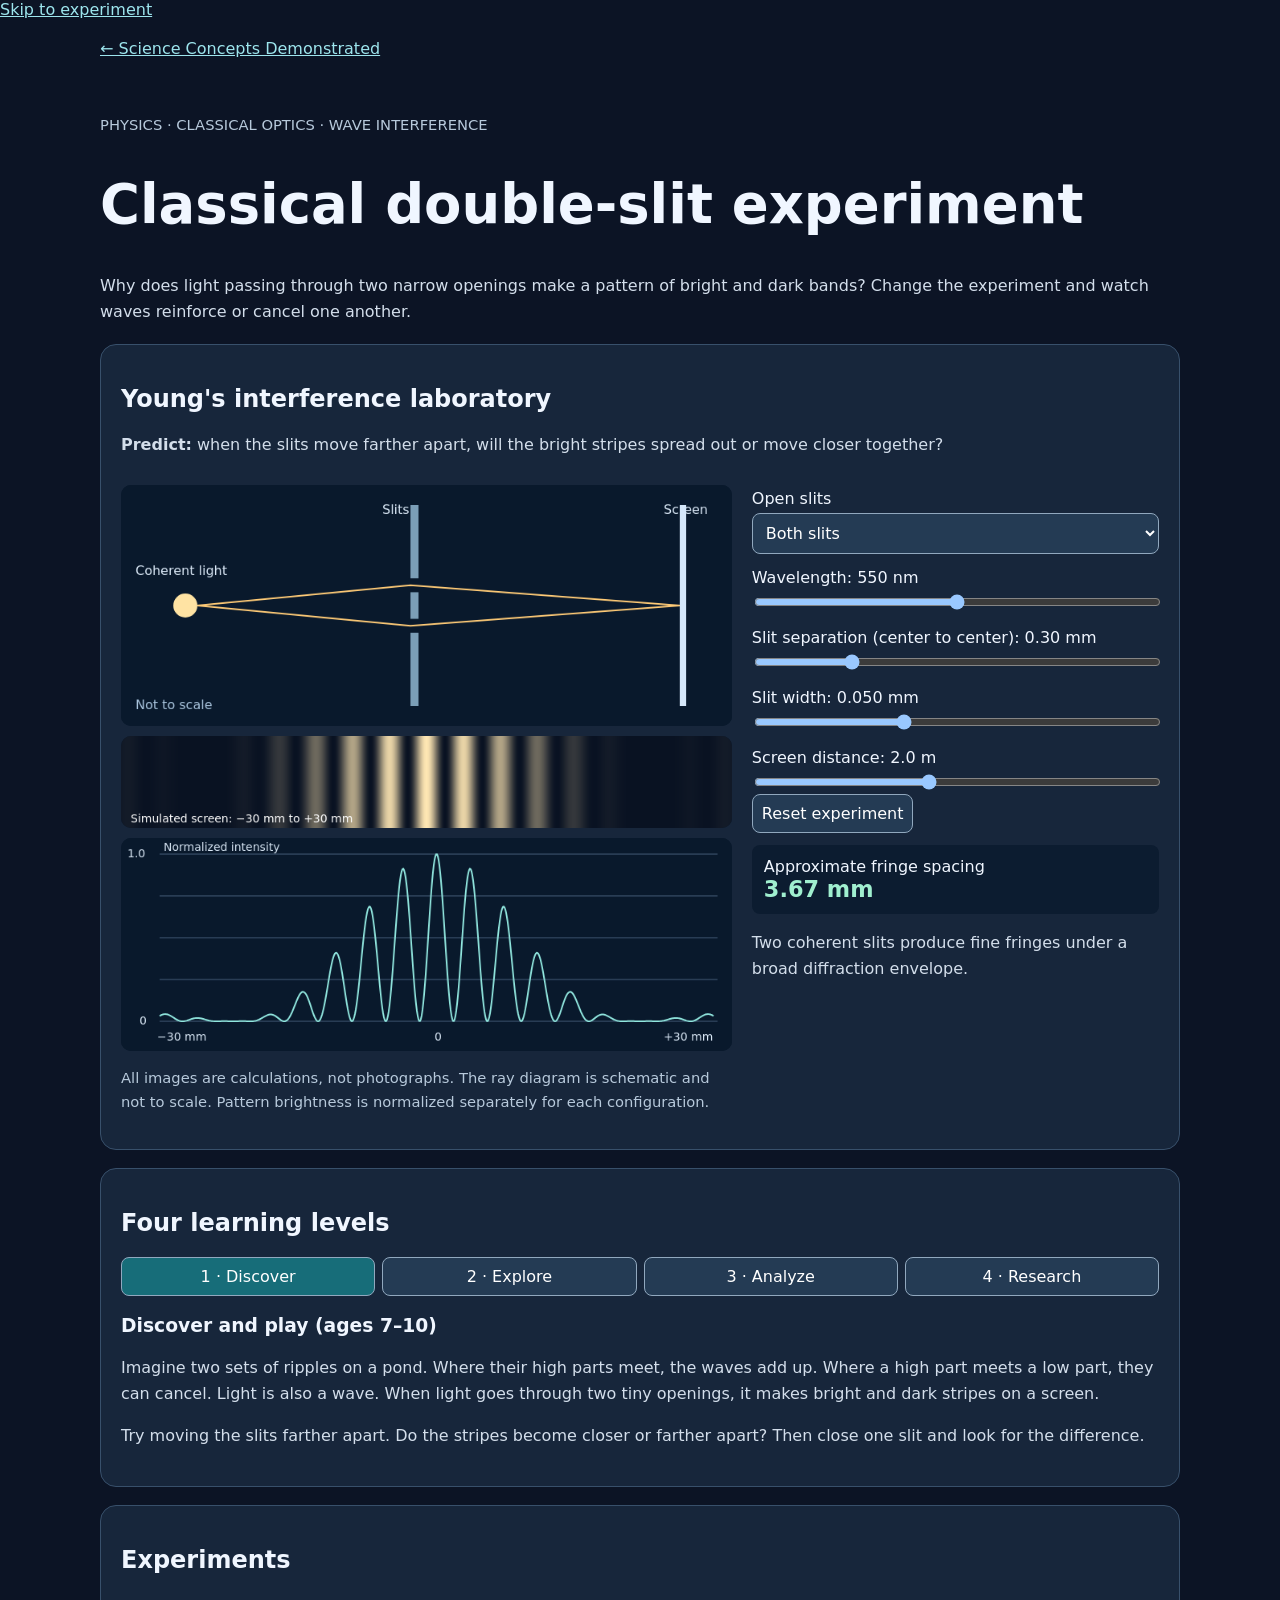
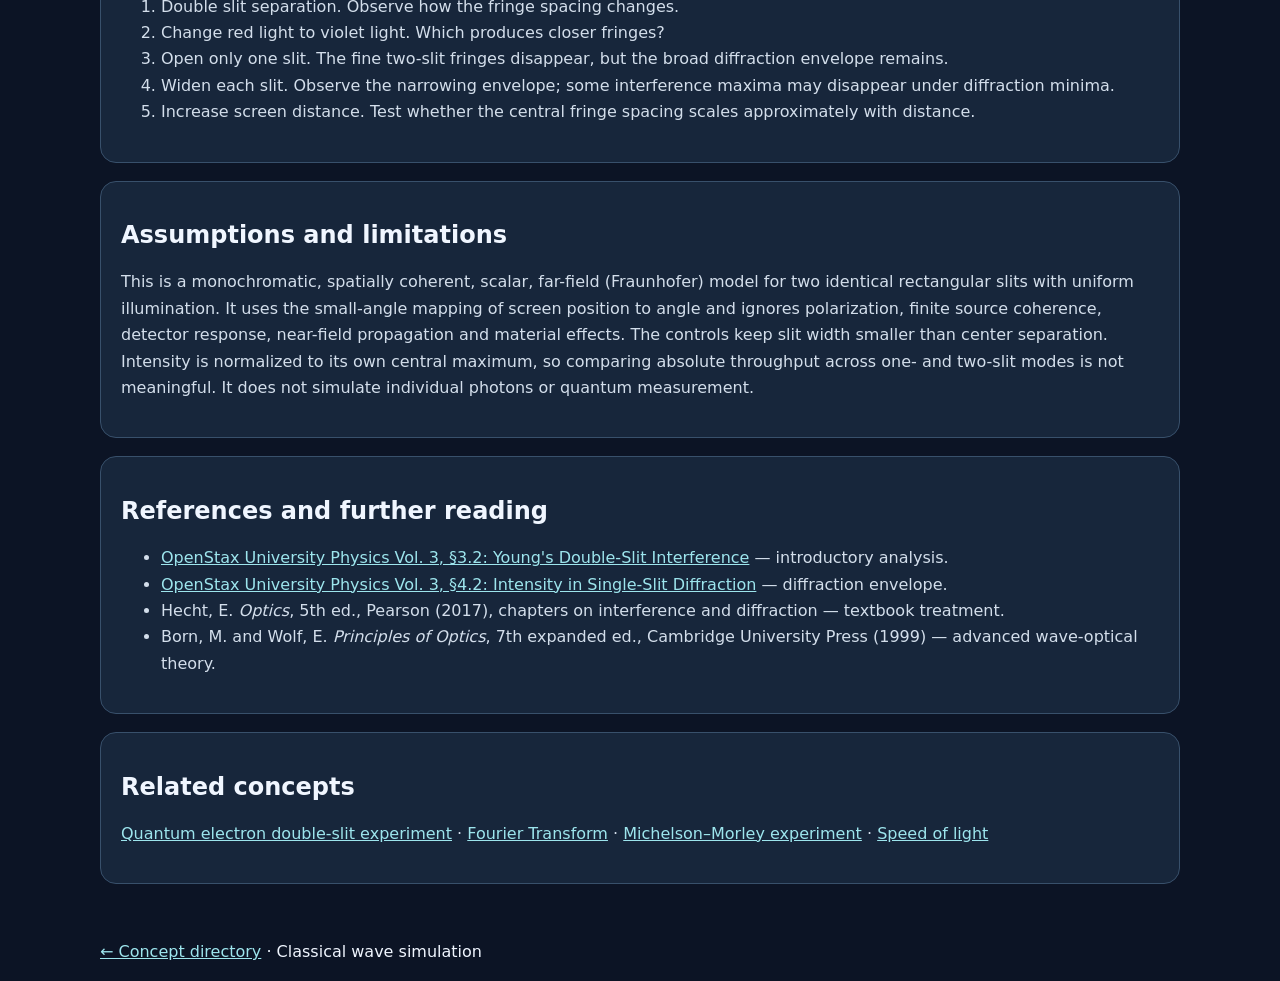
<file: docs/visualizations/classical-double-slit-experiment/index.html>
<!doctype html>
<html lang="en"><head><meta charset="utf-8"><meta name="viewport" content="width=device-width,initial-scale=1"><meta name="description" content="Explore Young's classical double-slit experiment with interactive wave interference and diffraction."><title>Classical double-slit experiment | Science Concepts Demonstrated</title>
<style>:root{font-family:system-ui,sans-serif;color-scheme:dark;background:#0c1425;color:#f0f6ff}*{box-sizing:border-box}body{margin:0}header,main,footer{max-width:1120px;margin:auto;padding:20px}a{color:#9de5ed}h1{font-size:clamp(2rem,5vw,3.4rem)}p,li{line-height:1.65;color:#d3deeb}.panel{background:#17263b;border:1px solid #38506b;border-radius:16px;padding:20px;margin:18px 0}.layout{display:grid;grid-template-columns:minmax(0,1.5fr) minmax(270px,1fr);gap:20px}canvas{width:100%;height:auto;display:block;background:#09192c;border-radius:10px;margin:10px 0}label{display:block;margin:14px 0 5px}input[type=range],select{width:100%}button,select{font:inherit;background:#243b54;color:white;border:1px solid #91a8be;border-radius:8px;padding:9px;cursor:pointer}button[aria-pressed=true]{background:#176d79}.levels{display:flex;flex-wrap:wrap;gap:7px}.levels button{flex:1;min-width:125px}button:focus-visible,a:focus-visible,input:focus-visible,select:focus-visible{outline:3px solid #ffdf7c;outline-offset:3px}.metric{padding:12px;background:#0c1c30;border-radius:8px;margin-top:12px}.metric strong{color:#a0efcf;font-size:1.4rem}.muted{font-size:.92rem;color:#b7c9db}.hidden{display:none}code{color:#a0efcf}@media(max-width:760px){.layout{grid-template-columns:1fr}}@media(prefers-reduced-motion:reduce){*,*:before,*:after{animation:none!important;transition:none!important}}</style></head><body><a href="#lab">Skip to experiment</a><header><a href="../../">← Science Concepts Demonstrated</a></header><main><p class="muted">PHYSICS · CLASSICAL OPTICS · WAVE INTERFERENCE</p><h1>Classical double-slit experiment</h1><p>Why does light passing through two narrow openings make a pattern of bright and dark bands? Change the experiment and watch waves reinforce or cancel one another.</p>
<section class="panel" id="lab"><h2>Young's interference laboratory</h2><p><strong>Predict:</strong> when the slits move farther apart, will the bright stripes spread out or move closer together?</p><div class="layout"><div><canvas id="geometry" width="760" height="300" role="img" aria-label="Schematic light source, double slits and screen with ray paths"></canvas><canvas id="pattern" width="760" height="115" role="img" aria-label="Calculated interference brightness pattern on a screen"></canvas><canvas id="plot" width="760" height="265" role="img" aria-label="Calculated normalized intensity versus screen position"></canvas><p class="muted">All images are calculations, not photographs. The ray diagram is schematic and not to scale. Pattern brightness is normalized separately for each configuration.</p></div><div><label for="mode">Open slits</label><select id="mode"><option value="two">Both slits</option><option value="one">One slit</option></select><label for="lambda">Wavelength: <output id="lambdaOut">550 nm</output></label><input id="lambda" type="range" min="400" max="700" step="10" value="550"><label for="distance">Slit separation (center to center): <output id="distanceOut">0.30 mm</output></label><input id="distance" type="range" min="0.15" max="0.8" step="0.01" value="0.30"><label for="width">Slit width: <output id="widthOut">0.05 mm</output></label><input id="width" type="range" min="0.01" max="0.12" step="0.005" value="0.05"><label for="screen">Screen distance: <output id="screenOut">2.0 m</output></label><input id="screen" type="range" min="0.5" max="4" step="0.1" value="2"><button id="reset" type="button">Reset experiment</button><div class="metric">Approximate fringe spacing<br><strong id="spacing">3.67 mm</strong></div><p id="feedback" aria-live="polite"></p></div></div></section>
<section class="panel"><h2>Four learning levels</h2><div class="levels" role="group" aria-label="Learning depth"><button data-level="1" aria-pressed="true">1 · Discover</button><button data-level="2" aria-pressed="false">2 · Explore</button><button data-level="3" aria-pressed="false">3 · Analyze</button><button data-level="4" aria-pressed="false">4 · Research</button></div><article id="explanation" aria-live="polite"></article></section>
<section class="panel"><h2>Experiments</h2><ol><li>Double slit separation. Observe how the fringe spacing changes.</li><li>Change red light to violet light. Which produces closer fringes?</li><li>Open only one slit. The fine two-slit fringes disappear, but the broad diffraction envelope remains.</li><li>Widen each slit. Observe the narrowing envelope; some interference maxima may disappear under diffraction minima.</li><li>Increase screen distance. Test whether the central fringe spacing scales approximately with distance.</li></ol></section>
<section class="panel"><h2>Assumptions and limitations</h2><p>This is a monochromatic, spatially coherent, scalar, far-field (Fraunhofer) model for two identical rectangular slits with uniform illumination. It uses the small-angle mapping of screen position to angle and ignores polarization, finite source coherence, detector response, near-field propagation and material effects. The controls keep slit width smaller than center separation. Intensity is normalized to its own central maximum, so comparing absolute throughput across one- and two-slit modes is not meaningful. It does not simulate individual photons or quantum measurement.</p></section>
<section class="panel"><h2>References and further reading</h2><ul><li><a href="https://openstax.org/books/university-physics-volume-3/pages/3-2-youngs-double-slit-interference">OpenStax University Physics Vol. 3, §3.2: Young's Double-Slit Interference</a> — introductory analysis.</li><li><a href="https://openstax.org/books/university-physics-volume-3/pages/4-2-intensity-in-single-slit-diffraction">OpenStax University Physics Vol. 3, §4.2: Intensity in Single-Slit Diffraction</a> — diffraction envelope.</li><li>Hecht, E. <em>Optics</em>, 5th ed., Pearson (2017), chapters on interference and diffraction — textbook treatment.</li><li>Born, M. and Wolf, E. <em>Principles of Optics</em>, 7th expanded ed., Cambridge University Press (1999) — advanced wave-optical theory.</li></ul></section>
<section class="panel"><h2>Related concepts</h2><p><a href="../quantum-electron-double-slit/">Quantum electron double-slit experiment</a> · <a href="../fourier-transform/">Fourier Transform</a> · <a href="../michelson-morley-experiment/">Michelson–Morley experiment</a> · <a href="../speed-of-light/">Speed of light</a></p></section></main><footer><a href="../../">← Concept directory</a> · Classical wave simulation</footer>
<script>
"use strict";const $=id=>document.getElementById(id);const defaults={lambda:550,distance:.3,width:.05,screen:2,mode:"two"};let level=1;
const explanations={
1:`<h3>Discover and play (ages 7–10)</h3><p>Imagine two sets of ripples on a pond. Where their high parts meet, the waves add up. Where a high part meets a low part, they can cancel. Light is also a wave. When light goes through two tiny openings, it makes bright and dark stripes on a screen.</p><p>Try moving the slits farther apart. Do the stripes become closer or farther apart? Then close one slit and look for the difference.</p>`,
2:`<h3>Explore and understand (ages 14–18)</h3><p>Each narrow slit spreads the incoming light by diffraction. The two outgoing waves interfere because they maintain a stable phase relationship. Bright fringes occur when the path difference is a whole number of wavelengths: <code>d sin θ = mλ</code>, with integer m. Dark fringes occur approximately halfway between them. Near the center, fringe spacing is <code>Δy ≈ λL/d</code>, where L is screen distance.</p><p>Increasing wavelength or screen distance spreads the stripes; increasing slit separation squeezes them together. The finite width of each slit creates a broad diffraction envelope that reduces the outer fringes.</p>`,
3:`<h3>Analyze and model (bachelor)</h3><p>For two identical uniformly illuminated slits of width a and center spacing d, Fraunhofer diffraction gives normalized intensity <code>I(θ)/I(0) = sinc²(πa sinθ/λ) cos²(πd sinθ/λ)</code>, with <code>sinc u = sin(u)/u</code> and <code>sinc 0 = 1</code>. A single open slit has only the sinc-squared factor.</p><p>Screen coordinate y corresponds to <code>sinθ = y/√(L²+y²)</code>. In the paraxial limit, sinθ ≈ y/L and the interference maxima satisfy <code>y_m ≈ mλL/d</code>. The first single-slit envelope minima satisfy <code>|y| ≈ λL/a</code>. Some two-slit maxima are missing when they coincide with envelope zeros.</p><p>The displayed curves are normalized intensities; actual optical power depends on illumination, aperture area and detector geometry.</p>`,
4:`<h3>Investigate and research (master)</h3><p>In scalar Fourier optics the far-field complex amplitude is proportional to the Fourier transform of the aperture transmission. Two shifted rectangular apertures produce a product of a single-aperture sinc factor and an interference cosine. Taking the squared modulus gives the plotted intensity. This is a consequence of linear superposition of electromagnetic fields under the scalar approximation, not of photons choosing paths.</p><p>For unequal slit amplitudes A₁ and A₂, the interference contribution is <code>2 Re(A₁ A₂* exp(iδ))</code>; partial coherence reduces its contrast through the complex degree of coherence. For equal intensities, visibility <code>V=(Imax−Imin)/(Imax+Imin)</code> equals the magnitude of that coherence factor in the ideal two-beam model. Realistic modeling may require Fresnel propagation, vector diffraction, spectral integration, finite source extent, aperture imperfections and noise.</p><p>The far-field approximation requires a sufficiently large propagation distance relative to aperture scales, commonly assessed with Fresnel number <code>F ≈ D²/(λL) ≪ 1</code> for relevant aperture extent D. Our geometry uses idealized parameters and does not certify the Fraunhofer condition for every setting. A full Fresnel simulation would be necessary outside this regime.</p>`};
function sinc(x){return Math.abs(x)<1e-10?1:Math.sin(x)/x}
function intensity(y){const lambda=+$("lambda").value*1e-9,d=+$("distance").value*1e-3,a=+$("width").value*1e-3,L=+$("screen").value;const s=y/Math.hypot(L,y),beta=Math.PI*a*s/lambda,alpha=Math.PI*d*s/lambda;return sinc(beta)**2*($("mode").value==="two"?Math.cos(alpha)**2:1)}
function draw(){const lambda=+$("lambda").value,d=+$("distance").value,a=+$("width").value,L=+$("screen").value;for(const id of ["lambda","distance","width","screen"])$(id+"Out").textContent=({lambda:lambda+" nm",distance:d.toFixed(2)+" mm",width:a.toFixed(3)+" mm",screen:L.toFixed(1)+" m"})[id];const spacing=lambda*1e-9*L/(d*1e-3)*1000;$("spacing").textContent=spacing.toFixed(2)+" mm";$("feedback").textContent=$("mode").value==="two"?"Two coherent slits produce fine fringes under a broad diffraction envelope.":"One slit produces a broad diffraction pattern without the fine two-slit fringes.";
const g=$("geometry"),ctx=g.getContext("2d");ctx.clearRect(0,0,g.width,g.height);ctx.fillStyle="#09192c";ctx.fillRect(0,0,760,300);ctx.fillStyle="#ffe3a3";ctx.beginPath();ctx.arc(80,150,15,0,2*Math.PI);ctx.fill();ctx.fillStyle="#d9e7f5";ctx.font="16px system-ui";ctx.fillText("Coherent light",18,112);ctx.fillText("Slits",325,36);ctx.fillText("Screen",675,36);ctx.fillStyle="#7b9eb7";ctx.fillRect(360,25,10,250);ctx.fillStyle="#09192c";const gap=40+45*(d-.15)/.65,half=5+10*(a-.01)/.11;const centers=$("mode").value==="two"?[150-gap/2,150+gap/2]:[150];centers.forEach(y=>ctx.fillRect(357,y-half,16,half*2));ctx.fillStyle="#d5e7fa";ctx.fillRect(695,25,8,250);ctx.strokeStyle="#ffcb77";ctx.lineWidth=2;centers.forEach(y=>{ctx.beginPath();ctx.moveTo(95,150);ctx.lineTo(360,y);ctx.lineTo(695,150);ctx.stroke()});ctx.fillStyle="#a9c4dd";ctx.fillText("Not to scale",18,279);
const p=$("pattern"),pc=p.getContext("2d");pc.clearRect(0,0,760,115);const gr=pc.createImageData(760,115);for(let x=0;x<760;x++){const y=(x/759-.5)*.06,v=Math.max(0,Math.min(1,intensity(y)));for(let j=0;j<115;j++){const k=(j*760+x)*4;gr.data[k]=Math.round(9+v*245);gr.data[k+1]=Math.round(18+v*212);gr.data[k+2]=Math.round(34+v*145);gr.data[k+3]=255}}pc.putImageData(gr,0,0);pc.fillStyle="#fff";pc.font="14px system-ui";pc.fillText("Simulated screen: −30 mm to +30 mm",12,108);
const q=$("plot"),qc=q.getContext("2d");qc.clearRect(0,0,760,265);qc.fillStyle="#09192c";qc.fillRect(0,0,760,265);qc.strokeStyle="#48617c";qc.lineWidth=1;for(let i=0;i<=4;i++){const yy=20+i*52;qc.beginPath();qc.moveTo(48,yy);qc.lineTo(742,yy);qc.stroke()}qc.strokeStyle="#91e7df";qc.lineWidth=2;qc.beginPath();for(let x=0;x<690;x++){const y=(x/689-.5)*.06,v=intensity(y);const xx=48+x,yy=228-v*208;if(x===0)qc.moveTo(xx,yy);else qc.lineTo(xx,yy)}qc.stroke();qc.fillStyle="#d9e7f5";qc.font="14px system-ui";qc.fillText("1.0",8,24);qc.fillText("0",23,232);qc.fillText("−30 mm",45,252);qc.fillText("0",390,252);qc.fillText("+30 mm",675,252);qc.fillText("Normalized intensity",53,16)}
for(const id of ["lambda","distance","width","screen","mode"])$(id).addEventListener("input",draw);
$("width").addEventListener("input",()=>{if(+$("width").value>=+$("distance").value)$("width").value=(+$("distance").value-.01).toFixed(3);draw()});
$("reset").addEventListener("click",()=>{Object.entries(defaults).forEach(([id,v])=>$(id).value=v);draw()});
document.querySelectorAll("[data-level]").forEach(b=>b.addEventListener("click",()=>{level=+b.dataset.level;document.querySelectorAll("[data-level]").forEach(c=>c.setAttribute("aria-pressed",String(c===b)));$("explanation").innerHTML=explanations[level]}));document.querySelector('[data-level="1"]').click();draw();
</script></body></html>
</file>
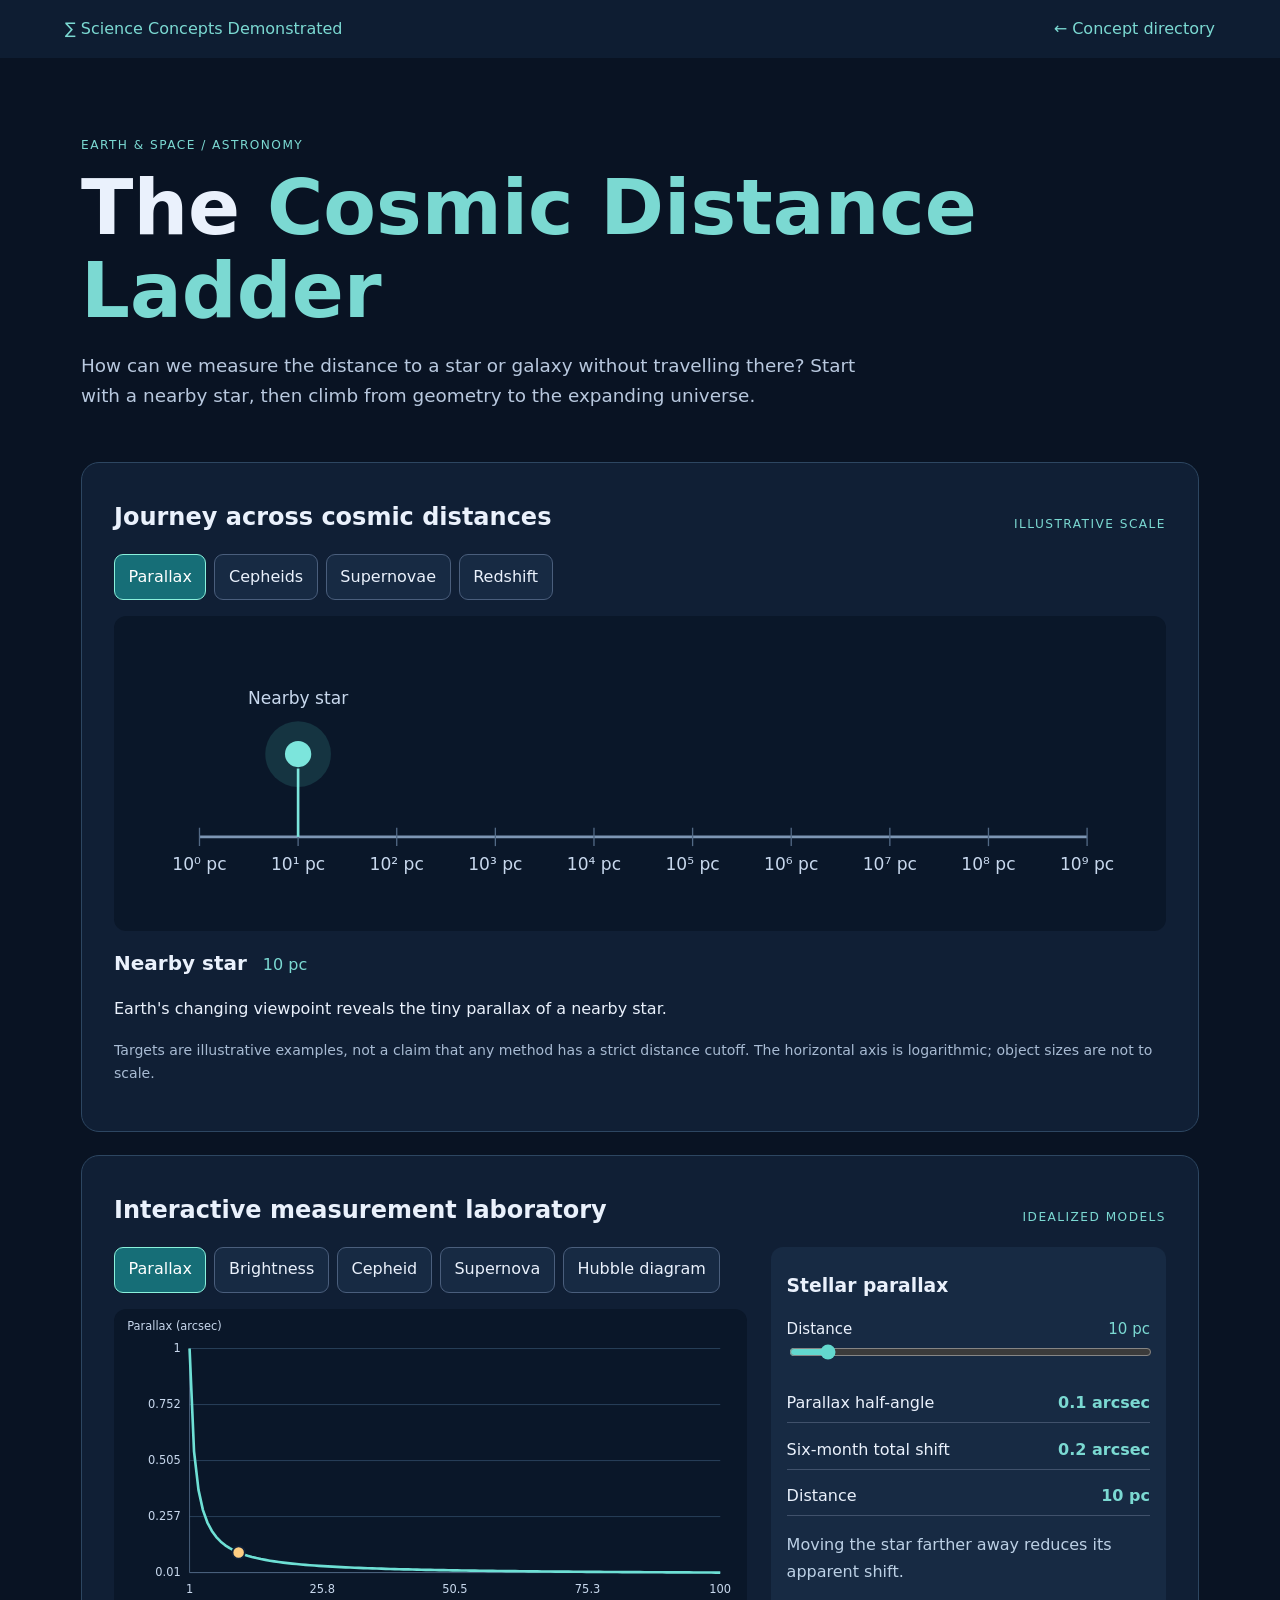
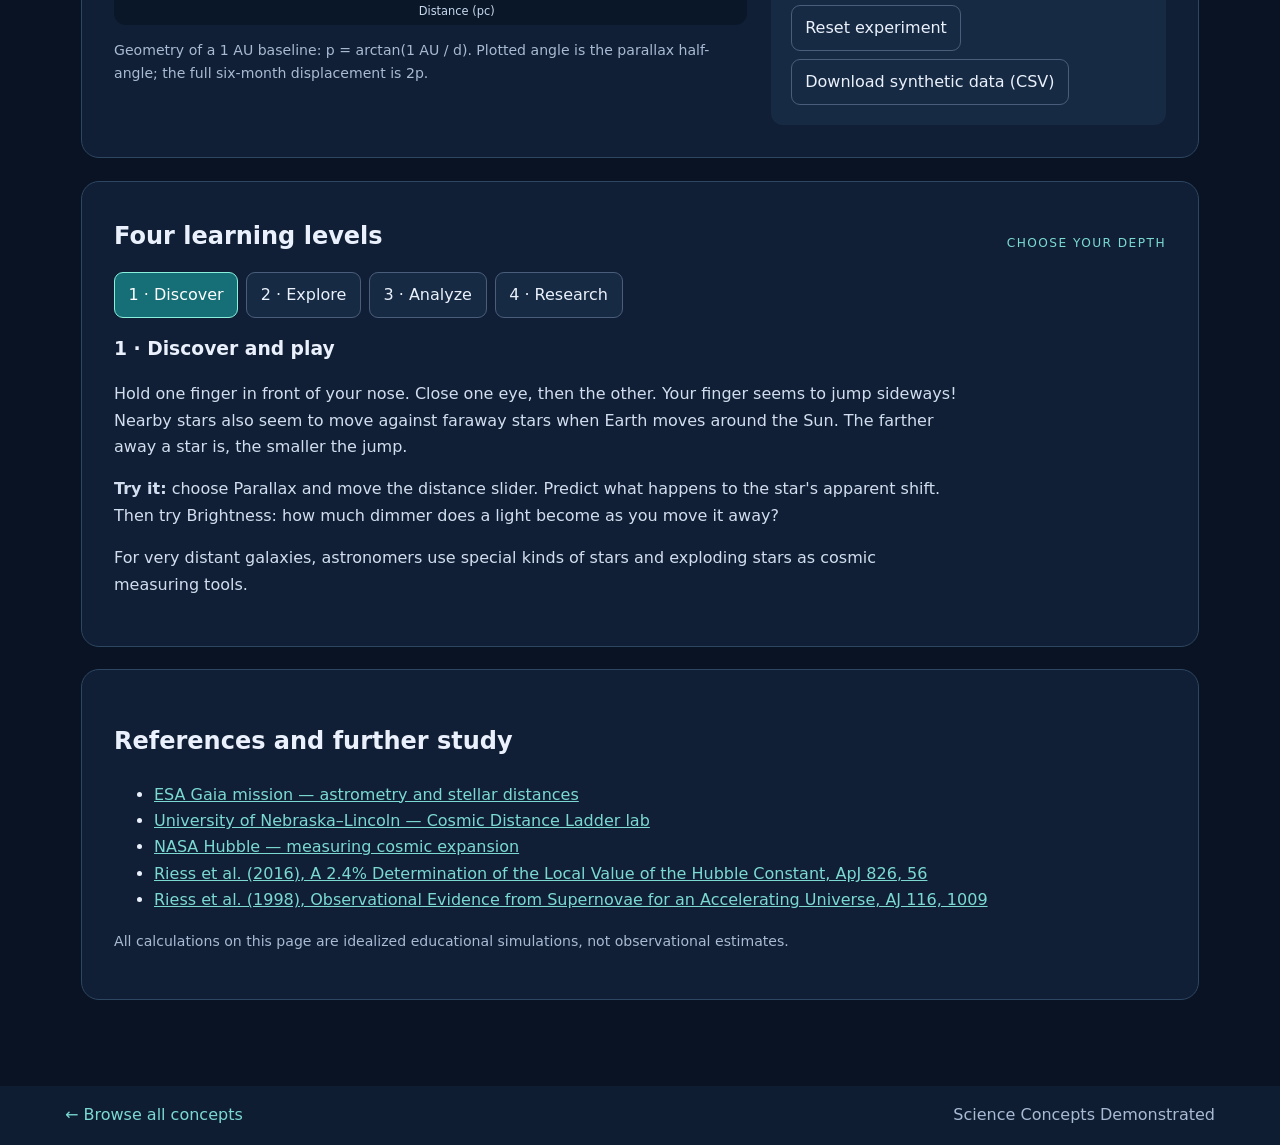
<file: docs/visualizations/cosmic-distance-ladder/index.html>
<!doctype html>
<html lang="en"><head><meta charset="utf-8"><meta name="viewport" content="width=device-width, initial-scale=1"><meta name="theme-color" content="#0b172b"><meta name="description" content="Explore the cosmic distance ladder with parallax, brightness, Cepheids, supernovae, and cosmological redshift."><title>Cosmic Distance Ladder | Science Concepts Demonstrated</title><link rel="stylesheet" href="style.css"><script src="app.js" defer></script></head>
<body><a class="skip" href="#main">Skip to content</a><header><a href="../../">∑ Science Concepts Demonstrated</a><a href="../../#directory">← Concept directory</a></header><main id="main">
<section class="hero"><p class="eyebrow">EARTH & SPACE / ASTRONOMY</p><h1>The <em>Cosmic Distance Ladder</em></h1><p>How can we measure the distance to a star or galaxy without travelling there? Start with a nearby star, then climb from geometry to the expanding universe.</p></section>
<section class="panel" aria-labelledby="journey-title"><div class="heading"><h2 id="journey-title">Journey across cosmic distances</h2><span>ILLUSTRATIVE SCALE</span></div><div class="stages" role="group" aria-label="Select distance measurement method"><button data-stage="0" aria-pressed="true">Parallax</button><button data-stage="1" aria-pressed="false">Cepheids</button><button data-stage="2" aria-pressed="false">Supernovae</button><button data-stage="3" aria-pressed="false">Redshift</button></div><svg id="journey" viewBox="0 0 800 240" role="img" aria-label="Logarithmic distance axis showing an illustrative selected target"><title>Cosmic distance journey</title></svg><div class="journey-summary"><strong id="stage-name"></strong><span id="stage-distance"></span></div><p id="stage-description"></p><p class="note">Targets are illustrative examples, not a claim that any method has a strict distance cutoff. The horizontal axis is logarithmic; object sizes are not to scale.</p></section>
<section class="panel" aria-labelledby="experiment-title"><div class="heading"><h2 id="experiment-title">Interactive measurement laboratory</h2><span>IDEALIZED MODELS</span></div><div class="lab-layout"><div><div class="tabs" role="group" aria-label="Choose experiment"><button data-experiment="parallax" aria-pressed="true">Parallax</button><button data-experiment="flux" aria-pressed="false">Brightness</button><button data-experiment="cepheid" aria-pressed="false">Cepheid</button><button data-experiment="supernova" aria-pressed="false">Supernova</button><button data-experiment="hubble" aria-pressed="false">Hubble diagram</button></div><svg id="plot" viewBox="0 0 720 360" role="img" aria-label="Interactive scientific graph"><title>Experiment graph</title></svg><p class="note" id="plot-note"></p></div><div class="controls"><h3 id="experiment-name">Parallax</h3><div id="inputs"></div><div class="readouts" id="readouts" aria-live="polite"></div><p id="feedback" role="status" aria-live="polite"></p><button id="reset">Reset experiment</button><button id="csv">Download synthetic data (CSV)</button></div></div></section>
<section class="panel"><div class="heading"><h2>Four learning levels</h2><span>CHOOSE YOUR DEPTH</span></div><div class="levels" role="group" aria-label="Choose learning level"><button data-level="1" aria-pressed="true">1 · Discover</button><button data-level="2" aria-pressed="false">2 · Explore</button><button data-level="3" aria-pressed="false">3 · Analyze</button><button data-level="4" aria-pressed="false">4 · Research</button></div>
<article class="level" data-section="1"><h3>1 · Discover and play</h3><p>Hold one finger in front of your nose. Close one eye, then the other. Your finger seems to jump sideways! Nearby stars also seem to move against faraway stars when Earth moves around the Sun. The farther away a star is, the smaller the jump.</p><p><strong>Try it:</strong> choose Parallax and move the distance slider. Predict what happens to the star's apparent shift. Then try Brightness: how much dimmer does a light become as you move it away?</p><p>For very distant galaxies, astronomers use special kinds of stars and exploding stars as cosmic measuring tools.</p></article>
<article class="level" data-section="2" hidden><h3>2 · Explore and understand</h3><p>A <strong>parsec</strong> is the distance at which one astronomical unit subtends one arcsecond, approximately 3.26 light-years. Stellar parallax uses the half-angle between opposite positions in Earth's orbit: d(pc) = 1/p(arcsec).</p><p>Apparent brightness is not intrinsic luminosity. For an isotropic source in transparent Euclidean space, flux F = L/(4πd²). Doubling distance reduces flux to one quarter.</p><p>Classical Cepheids pulsate: their period predicts their average absolute magnitude after calibration. Standardized Type Ia supernovae reach greater distances. At cosmological scales, observed redshift is interpreted with a model of expansion.</p><p><strong>Experiment:</strong> change Cepheid period and apparent magnitude; compare the derived distance. Investigate why extinction makes objects appear farther away if ignored.</p></article>
<article class="level" data-section="3" hidden><h3>3 · Analyze and model</h3><p>For small angles, p(rad) ≈ 1 AU/d; by definition d(pc) = 1/p(arcsec). A measured parallax with uncertainty σp has approximate fractional distance uncertainty σd/d ≈ σp/p only when σp/p is small. Inverting noisy or negative parallaxes requires a probabilistic treatment.</p><p>The distance modulus is μ = m − M − A = 5 log₁₀(d/10 pc), where A is extinction in the observed band. Thus d(pc) = 10^((m−M−A+5)/5). The lab uses a clearly labeled illustrative classical-Cepheid calibration M = −2.76(log₁₀ P − 1) − 4.05, with P in days; real work must account for passband, metallicity, and calibration.</p><p>Type Ia supernovae are standardized through their light-curve shape and colour. The simplified lab uses an assumed standardized M = −19.3 mag and an adjustable extinction term, not an empirical light-curve fitter.</p><p>At low redshift z ≪ 1, d ≈ cz/H₀. The graph is restricted to low z; a cosmological luminosity-distance integral is needed at larger redshift. CSV exports contain <strong>model-generated</strong> values, never telescope measurements.</p></article>
<article class="level" data-section="4" hidden><h3>4 · Investigate and research</h3><p>The ladder is a calibration network, not a unique mandatory sequence. Geometric anchors (parallax, eclipsing binaries, masers) calibrate standard candles; overlapping independent methods test systematic errors. Important effects include Gaia parallax zero-point and spatial correlations, crowding and blending, Cepheid metallicity and reddening, selection/Malmquist bias, photometric zero points, and covariance across anchors.</p><p>For spatially flat FLRW cosmology, luminosity distance is dL(z) = (1+z)c/H₀ ∫₀ᶻ dz′/E(z′), where E(z) = H(z)/H₀. In flat ΛCDM, E(z) = √[Ωm(1+z)³ + Ωr(1+z)⁴ + ΩΛ]. The local linear Hubble model in this page is only its low-redshift approximation. Distinguish luminosity, angular-diameter and comoving distances.</p><p>For uncertainty in a modulus, σd/d ≈ (ln 10/5)σμ. Correlated calibration uncertainties cannot be reduced as if every object were statistically independent. The Hubble tension concerns discrepancies among inference pathways; this demonstration does not resolve it.</p><p><strong>Research challenge:</strong> compare the impact of a shared zero-point offset with independent random errors, and explain why adding more objects cannot eliminate a common systematic bias.</p></article></section>
<section class="panel"><h2>References and further study</h2><ul><li><a href="https://www.esa.int/Science_Exploration/Space_Science/Gaia">ESA Gaia mission — astrometry and stellar distances</a></li><li><a href="https://astro.unl.edu/naap/distance/distance.html">University of Nebraska–Lincoln — Cosmic Distance Ladder lab</a></li><li><a href="https://science.nasa.gov/mission/hubble/science/science-behind-the-discoveries/hubble-constant/">NASA Hubble — measuring cosmic expansion</a></li><li><a href="https://ui.adsabs.harvard.edu/abs/2016ApJ...826...56R/abstract">Riess et al. (2016), A 2.4% Determination of the Local Value of the Hubble Constant, ApJ 826, 56</a></li><li><a href="https://ui.adsabs.harvard.edu/abs/1998AJ....116.1009R/abstract">Riess et al. (1998), Observational Evidence from Supernovae for an Accelerating Universe, AJ 116, 1009</a></li></ul><p class="note">All calculations on this page are idealized educational simulations, not observational estimates.</p></section>
</main><footer><a href="../../#directory">← Browse all concepts</a><span>Science Concepts Demonstrated</span></footer></body></html>
</file>
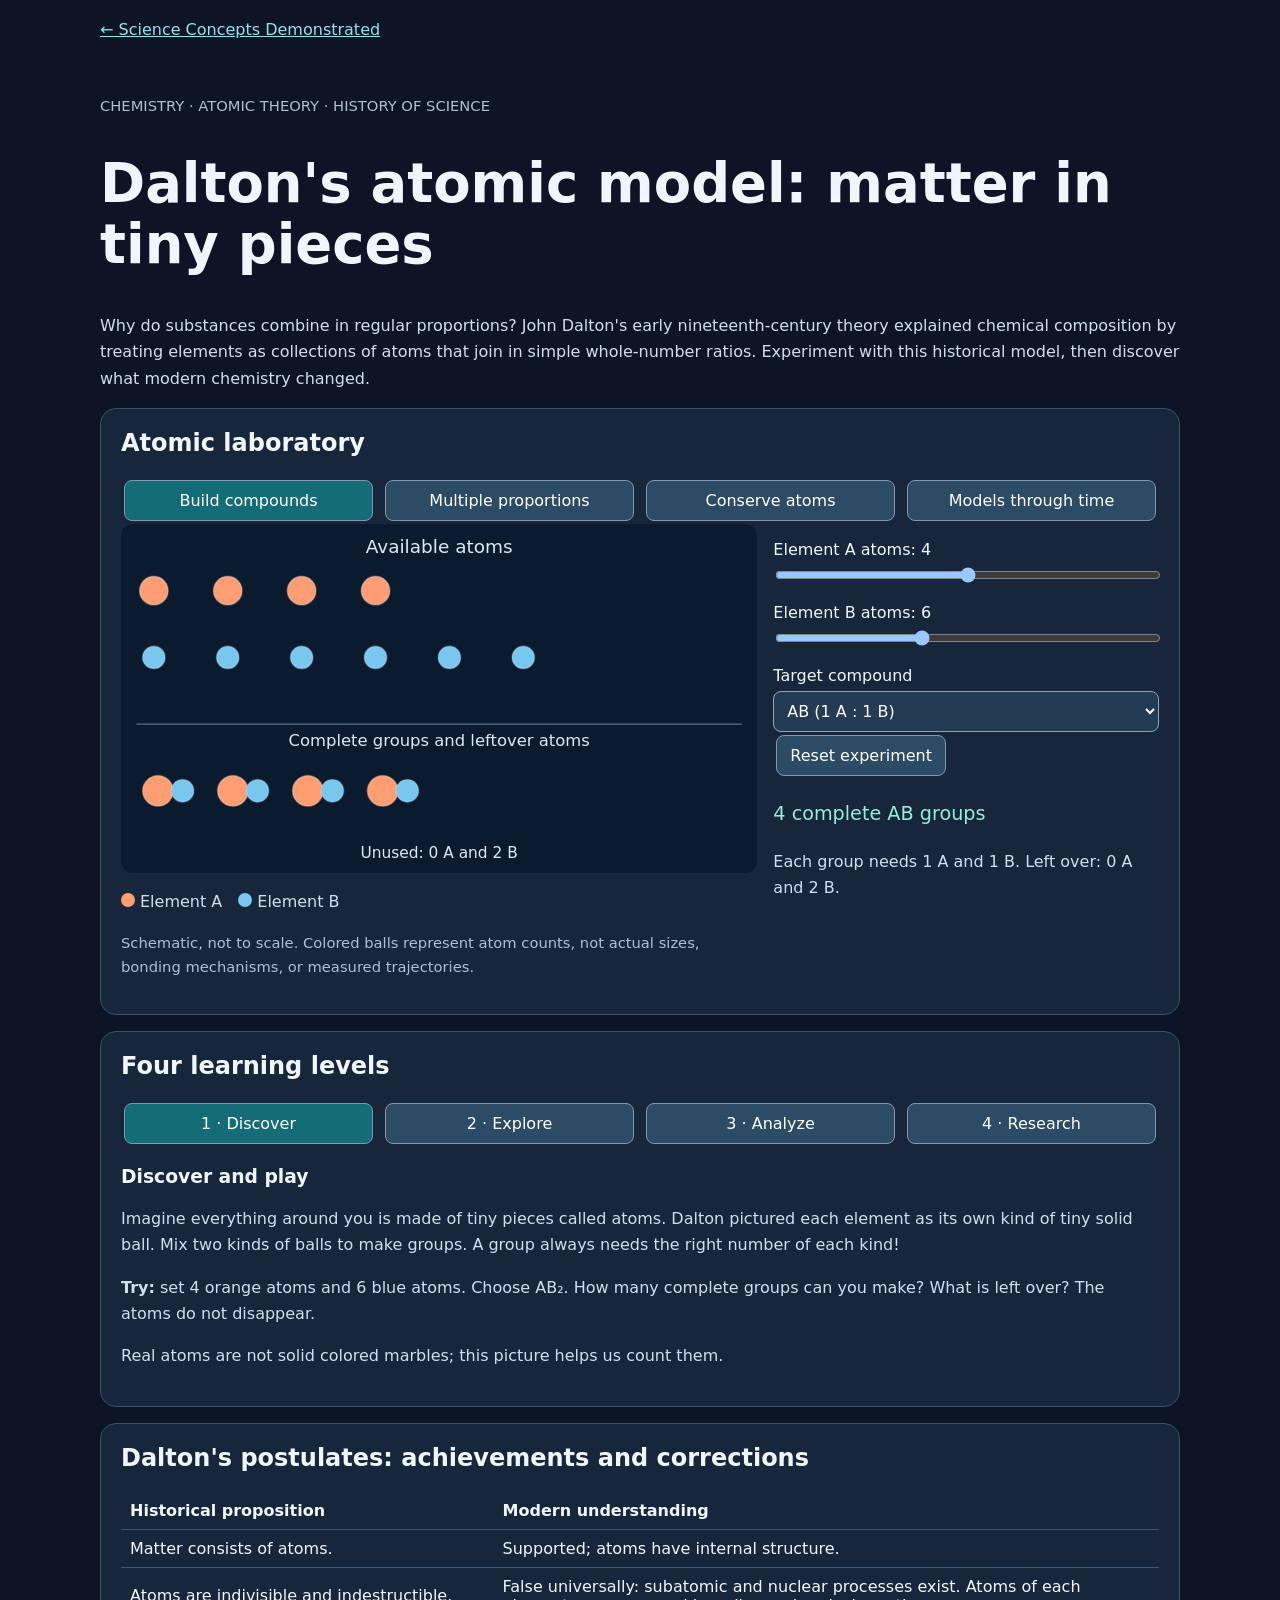
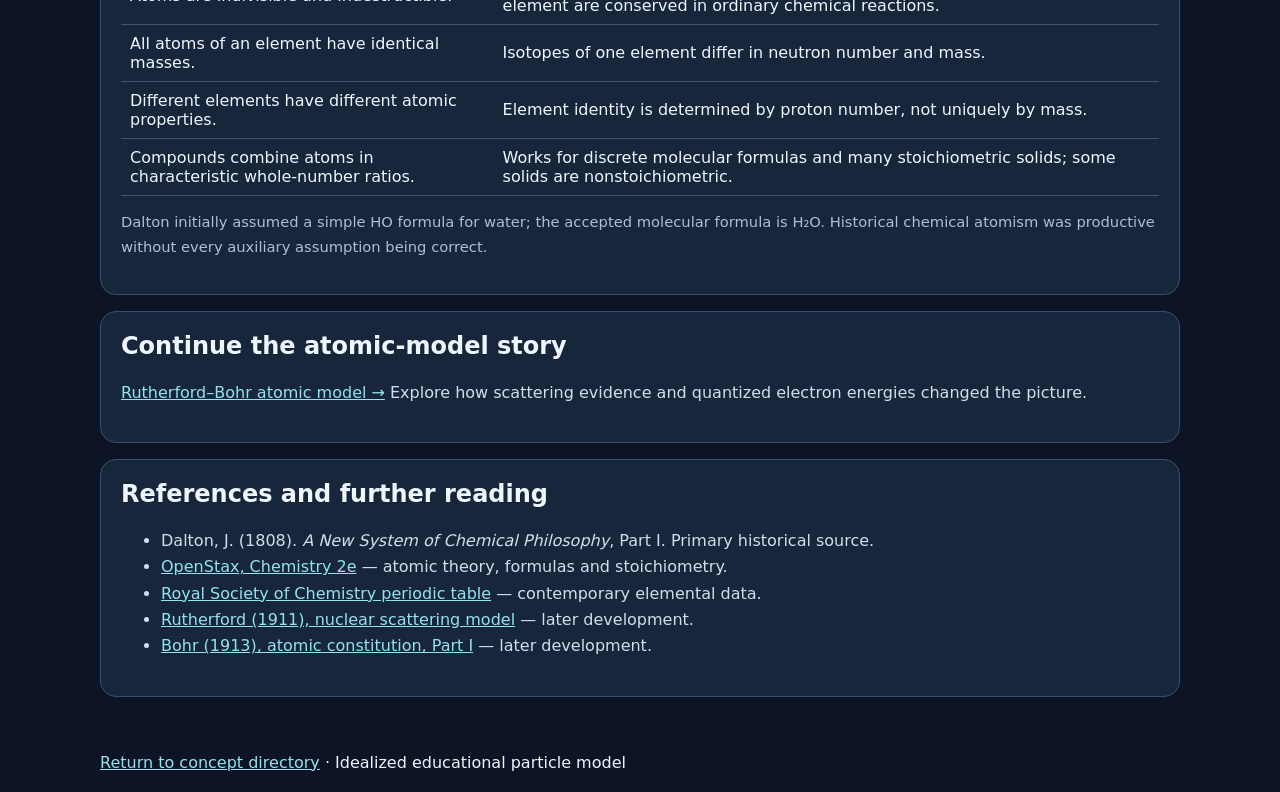
<file: docs/visualizations/dalton-atomic-model/index.html>
<!doctype html>
<html lang="en"><head><meta charset="utf-8"><meta name="viewport" content="width=device-width,initial-scale=1">
<meta name="description" content="Explore Dalton's atomic theory through interactive particle counting, chemical proportions, atom conservation, and historical models.">
<title>Dalton's atomic model | Science Concepts Demonstrated</title>
<style>
:root{font-family:system-ui,sans-serif;color-scheme:dark;background:#0c1425;color:#f0f6ff}*{box-sizing:border-box}body{margin:0}header,main,footer{max-width:1120px;margin:auto;padding:20px}a{color:#91e4ed}h1{font-size:clamp(2rem,5vw,3.4rem);line-height:1.12}h2{margin-top:0}p,li{line-height:1.65;color:#d2deec}.panel{background:#17263b;border:1px solid #38506b;border-radius:16px;padding:20px;margin:16px 0}.layout{display:grid;grid-template-columns:minmax(0,1.65fr) minmax(270px,1fr);gap:16px}.controls label{display:block;margin:16px 0 6px}input[type=range],select{width:100%}select{font:inherit;padding:9px;border-radius:8px;background:#243b54;color:white;border:1px solid #8fa5ba}button{font:inherit;cursor:pointer;color:white;background:#2c4b64;border:1px solid #8099af;padding:10px 13px;border-radius:8px;margin:3px}button[aria-pressed=true],button:hover{background:#146c76}button:focus-visible,a:focus-visible,select:focus-visible,input:focus-visible{outline:3px solid #ffe38c;outline-offset:3px}.levels,.experiments{display:flex;flex-wrap:wrap;gap:6px}.levels button,.experiments button{flex:1;min-width:135px}.stat{font-size:1.2rem;color:#91efda;font-variant-numeric:tabular-nums}.muted{color:#aebfd4;font-size:.92rem}svg{display:block;width:100%;height:auto;background:#0b1b2e;border-radius:12px}table{border-collapse:collapse;width:100%}th,td{padding:9px;border-bottom:1px solid #405772;text-align:left}.key{display:flex;gap:16px;flex-wrap:wrap}.dot{display:inline-block;width:14px;height:14px;border-radius:50%;margin-right:5px}.hidden{display:none!important}@media(max-width:750px){.layout{grid-template-columns:1fr}}@media(prefers-reduced-motion:reduce){*,*::before,*::after{animation:none!important;transition:none!important;scroll-behavior:auto!important}}
</style></head><body><header><a href="../../">← Science Concepts Demonstrated</a></header><main>
<p class="muted">CHEMISTRY · ATOMIC THEORY · HISTORY OF SCIENCE</p><h1>Dalton's atomic model: matter in tiny pieces</h1>
<p>Why do substances combine in regular proportions? John Dalton's early nineteenth-century theory explained chemical composition by treating elements as collections of atoms that join in simple whole-number ratios. Experiment with this historical model, then discover what modern chemistry changed.</p>
<section class="panel"><h2>Atomic laboratory</h2><div class="experiments" role="group" aria-label="Choose experiment">
<button data-mode="build" aria-pressed="true">Build compounds</button><button data-mode="proportions" aria-pressed="false">Multiple proportions</button><button data-mode="conserve" aria-pressed="false">Conserve atoms</button><button data-mode="history" aria-pressed="false">Models through time</button></div>
<div class="layout"><div><svg id="scene" viewBox="0 0 620 340" role="img" aria-labelledby="scene-title scene-desc"><title id="scene-title">Atomic particle model</title><desc id="scene-desc">Colored atoms grouped into compounds; changing controls updates the quantities.</desc><g id="drawing"></g></svg>
<p class="key"><span><span class="dot" style="background:#ff9d73"></span><span id="name-a">Element A</span></span><span><span class="dot" style="background:#77c7ef"></span><span id="name-b">Element B</span></span></p>
<p class="muted">Schematic, not to scale. Colored balls represent atom counts, not actual sizes, bonding mechanisms, or measured trajectories.</p></div>
<div class="controls"><div id="count-controls"><label for="count-a">Element A atoms: <output id="value-a">4</output></label><input id="count-a" type="range" min="0" max="8" value="4"><label for="count-b">Element B atoms: <output id="value-b">6</output></label><input id="count-b" type="range" min="0" max="16" value="6"><label for="formula">Target compound</label><select id="formula"><option value="1">AB (1 A : 1 B)</option><option value="2">AB₂ (1 A : 2 B)</option></select></div>
<div id="history-controls" class="hidden"><label for="historical">Choose a historical model</label><select id="historical"><option value="dalton">Dalton (1803–1808)</option><option value="thomson">Thomson (1904)</option><option value="rutherford">Rutherford (1911)</option><option value="bohr">Bohr (1913)</option></select></div>
<button id="reset">Reset experiment</button><p class="stat" id="result" aria-live="polite"></p><p id="feedback" aria-live="polite"></p></div></div>
</section>
<section class="panel"><h2>Four learning levels</h2><div class="levels" role="group" aria-label="Choose explanation depth"><button data-level="1" aria-pressed="true">1 · Discover</button><button data-level="2" aria-pressed="false">2 · Explore</button><button data-level="3" aria-pressed="false">3 · Analyze</button><button data-level="4" aria-pressed="false">4 · Research</button></div><article id="explanation" aria-live="polite"></article></section>
<section class="panel"><h2>Dalton's postulates: achievements and corrections</h2><table><thead><tr><th>Historical proposition</th><th>Modern understanding</th></tr></thead><tbody><tr><td>Matter consists of atoms.</td><td>Supported; atoms have internal structure.</td></tr><tr><td>Atoms are indivisible and indestructible.</td><td>False universally: subatomic and nuclear processes exist. Atoms of each element are conserved in ordinary chemical reactions.</td></tr><tr><td>All atoms of an element have identical masses.</td><td>Isotopes of one element differ in neutron number and mass.</td></tr><tr><td>Different elements have different atomic properties.</td><td>Element identity is determined by proton number, not uniquely by mass.</td></tr><tr><td>Compounds combine atoms in characteristic whole-number ratios.</td><td>Works for discrete molecular formulas and many stoichiometric solids; some solids are nonstoichiometric.</td></tr></tbody></table><p class="muted">Dalton initially assumed a simple HO formula for water; the accepted molecular formula is H₂O. Historical chemical atomism was productive without every auxiliary assumption being correct.</p></section>
<section class="panel"><h2>Continue the atomic-model story</h2><p><a href="../rutherford-bohr-atomic-model/">Rutherford–Bohr atomic model →</a> Explore how scattering evidence and quantized electron energies changed the picture.</p></section>
<section class="panel"><h2>References and further reading</h2><ul><li>Dalton, J. (1808). <em>A New System of Chemical Philosophy</em>, Part I. Primary historical source.</li><li><a href="https://openstax.org/details/books/chemistry-2e">OpenStax, Chemistry 2e</a> — atomic theory, formulas and stoichiometry.</li><li><a href="https://www.rsc.org/periodic-table">Royal Society of Chemistry periodic table</a> — contemporary elemental data.</li><li><a href="https://doi.org/10.1080/14786440508637080">Rutherford (1911), nuclear scattering model</a> — later development.</li><li><a href="https://doi.org/10.1080/14786441308634955">Bohr (1913), atomic constitution, Part I</a> — later development.</li></ul></section>
</main><footer><a href="../../">Return to concept directory</a> · Idealized educational particle model</footer>
<script>
"use strict";
const $=id=>document.getElementById(id),ns="http://www.w3.org/2000/svg";
let mode="build",level=1;
const descriptions={
1:`<h3>Discover and play</h3><p>Imagine everything around you is made of tiny pieces called atoms. Dalton pictured each element as its own kind of tiny solid ball. Mix two kinds of balls to make groups. A group always needs the right number of each kind!</p><p><strong>Try:</strong> set 4 orange atoms and 6 blue atoms. Choose AB₂. How many complete groups can you make? What is left over? The atoms do not disappear.</p><p>Real atoms are not solid colored marbles; this picture helps us count them.</p>`,
2:`<h3>Explore and understand</h3><p>Dalton's theory helps explain the law of definite proportions: a particular pure compound has a characteristic composition by mass. In the idealized molecule counter, AB always uses one of each atom, whereas AB₂ uses two B atoms per A.</p><p>Choose <strong>Multiple proportions</strong>: carbon monoxide (CO) and carbon dioxide (CO₂) contain different amounts of oxygen for the same amount of carbon. For a fixed carbon mass, oxygen masses have a simple 1:2 ratio.</p><p>Choose <strong>Conserve atoms</strong> to compare counts before and after grouping. This models atom conservation in ordinary chemical reactions, not nuclear reactions.</p>`,
3:`<h3>Analyze and model</h3><p>Let available atom counts be Nₐ and Nᵦ, and let each idealized ABₖ group require one A and k B atoms. The maximum number of complete groups is <strong>n = min(Nₐ, ⌊Nᵦ/k⌋)</strong>. Unused counts are Nₐ − n and Nᵦ − kn. The model is integer stoichiometry with a prescribed formula, not a prediction of which compounds are chemically stable.</p><p>Using modern relative atomic masses m(C) ≈ 12.01 u and m(O) ≈ 16.00 u, CO has 16.00 u of oxygen per 12.01 u carbon, whereas CO₂ has 32.00 u oxygen per 12.01 u carbon. Thus the oxygen masses are in ratio 1:2 for fixed carbon.</p><p>For chemical reactions, a stoichiometric matrix S and reaction extent vector ξ give Δn = Sξ. Element conservation means A S = 0, where A records the elemental composition of each species. The toy counter illustrates this bookkeeping, not reaction kinetics or equilibrium.</p>`,
4:`<h3>Investigate and research</h3><p>Dalton's chemical atomism transformed regularities in measured combining masses into a particle-based explanatory framework. However, mass-composition data alone do not uniquely determine molecular formulas: Dalton's early rule favoring the simplest combination contributed to his erroneous HO assignment for water. Later work on gas volumes, Avogadro's hypothesis, and atomic weights helped resolve formula ambiguities.</p><p>The model here assumes two distinguishable atom types, integer stoichiometry, a predetermined compound formula, and complete use of the limiting reagent. It ignores thermodynamics, molecular structure, isotopic abundances, reaction mechanisms, equilibrium, and nonstoichiometric phases. It is a deductive demonstration of the consequences of a formula, not independent empirical confirmation of Dalton's theory.</p><p>Thomson's electron, Rutherford's nuclear scattering and Bohr's quantized states successively replaced the indivisible-sphere picture. Modern atomic structure is quantum mechanical, and chemical element identity follows nuclear charge Z. Distinguish the historical conceptual advance—discrete atoms and combining ratios—from claims subsequently falsified or refined.</p>`
};
function el(tag,attrs={},text){const e=document.createElementNS(ns,tag);for(const [k,v] of Object.entries(attrs))e.setAttribute(k,String(v));if(text!==undefined)e.textContent=text;return e}
function label(g,x,y,t,size=15){g.append(el("text",{x,y,fill:"#dce8f5","font-size":size,"text-anchor":"middle"},t))}
function ball(g,x,y,r,color,t){g.append(el("circle",{cx:x,cy:y,r,fill:color,stroke:"#dce8f5","stroke-opacity":".25","stroke-width":1.5}));if(t)label(g,x,y+5,t,13)}
function render(){const g=$("drawing");g.replaceChildren();const A=+$("count-a").value,B=+$("count-b").value,k=+$("formula").value;
$("value-a").textContent=A;$("value-b").textContent=B;
$("count-controls").classList.toggle("hidden",mode==="history");$("history-controls").classList.toggle("hidden",mode!=="history");
$("name-a").textContent=mode==="proportions"?"Carbon (C)":mode==="history"?"Historical model":"Element A";
$("name-b").textContent=mode==="proportions"?"Oxygen (O)":mode==="history"?"Illustrative particles":"Element B";
if(mode==="history"){const h=$("historical").value;label(g,310,36,({dalton:"Dalton: indivisible solid spheres",thomson:"Thomson: electrons in positive matter",rutherford:"Rutherford: concentrated nucleus",bohr:"Bohr: discrete electron levels"})[h],18);
if(h==="dalton"){ball(g,245,165,54,"#ff9d73");ball(g,380,165,38,"#77c7ef")}
else if(h==="thomson"){ball(g,310,170,110,"#ff9d73");[[260,125],[345,140],[290,205],[355,220]].forEach(([x,y])=>ball(g,x,y,12,"#77c7ef","−"))}
else{ball(g,310,170,21,"#ff9d73","+");[70,115].slice(0,h==="bohr"?2:1).forEach(r=>g.append(el("circle",{cx:310,cy:170,r,fill:"none",stroke:"#77c7ef","stroke-dasharray":h==="bohr"?"none":"5 7","stroke-width":2})));ball(g,380,170,11,"#77c7ef","−")}
$("result").textContent=({dalton:"Solid-sphere model",thomson:"Electron discovered",rutherford:"Nuclear atom",bohr:"Quantized energy states"})[h];$("feedback").textContent="Historical schematic only. The modern atom is described by quantum mechanics, not literal planetary electron paths.";return}
if(mode==="proportions"){label(g,310,32,"Fixed carbon: compare CO and CO₂",19);for(let i=0;i<2;i++){const y=110+i*130;ball(g,175,y,29,"#ff9d73","C");ball(g,228,y,23,"#77c7ef","O");if(i)ball(g,175,y-53,23,"#77c7ef","O");label(g,390,y+6,i?"CO₂: 32.00 u O":"CO: 16.00 u O",17)}$("result").textContent="Oxygen mass ratio = 1 : 2";$("feedback").textContent="Both formulas contain one carbon atom (≈12.01 u); oxygen is ≈16.00 u per atom. Modern atomic masses are used here.";return}
const n=Math.min(A,Math.floor(B/k)),leftA=A-n,leftB=B-k*n;
label(g,310,28,mode==="conserve"?"Before and after: identical atom totals":"Available atoms",18);
for(let i=0;i<A;i++)ball(g,32+(i%8)*72,65+Math.floor(i/8)*40,14,"#ff9d73");
for(let i=0;i<B;i++)ball(g,32+(i%8)*72,130+Math.floor(i/8)*35,11,"#77c7ef");
g.append(el("line",{x1:15,y1:195,x2:605,y2:195,stroke:"#56708b"}));label(g,310,216,"Complete groups and leftover atoms",16);
for(let i=0;i<n;i++){const x=36+(i%8)*73;ball(g,x,260,15,"#ff9d73");ball(g,x+24,260,11,"#77c7ef");if(k===2)ball(g,x+8,238,11,"#77c7ef")}
label(g,310,325,"Unused: "+leftA+" A and "+leftB+" B",15);
$("result").textContent=n+" complete "+(k===1?"AB":"AB₂")+" groups";
$("feedback").textContent=mode==="conserve"?"Before: "+A+" A + "+B+" B. After: "+(n+leftA)+" A + "+(k*n+leftB)+" B. No atoms are created or destroyed.":"Each group needs 1 A and "+k+" B. Left over: "+leftA+" A and "+leftB+" B.";
}
document.querySelectorAll("[data-mode]").forEach(b=>b.addEventListener("click",()=>{mode=b.dataset.mode;document.querySelectorAll("[data-mode]").forEach(x=>x.setAttribute("aria-pressed",String(x===b)));render()}));
document.querySelectorAll("[data-level]").forEach(b=>b.addEventListener("click",()=>{level=+b.dataset.level;document.querySelectorAll("[data-level]").forEach(x=>x.setAttribute("aria-pressed",String(x===b)));$("explanation").innerHTML=descriptions[level]}));
["count-a","count-b","formula","historical"].forEach(id=>$(id).addEventListener("input",render));
$("reset").addEventListener("click",()=>{$("count-a").value=4;$("count-b").value=6;$("formula").value=1;$("historical").value="dalton";render()});
$("explanation").innerHTML=descriptions[1];render();
</script></body></html>
</file>
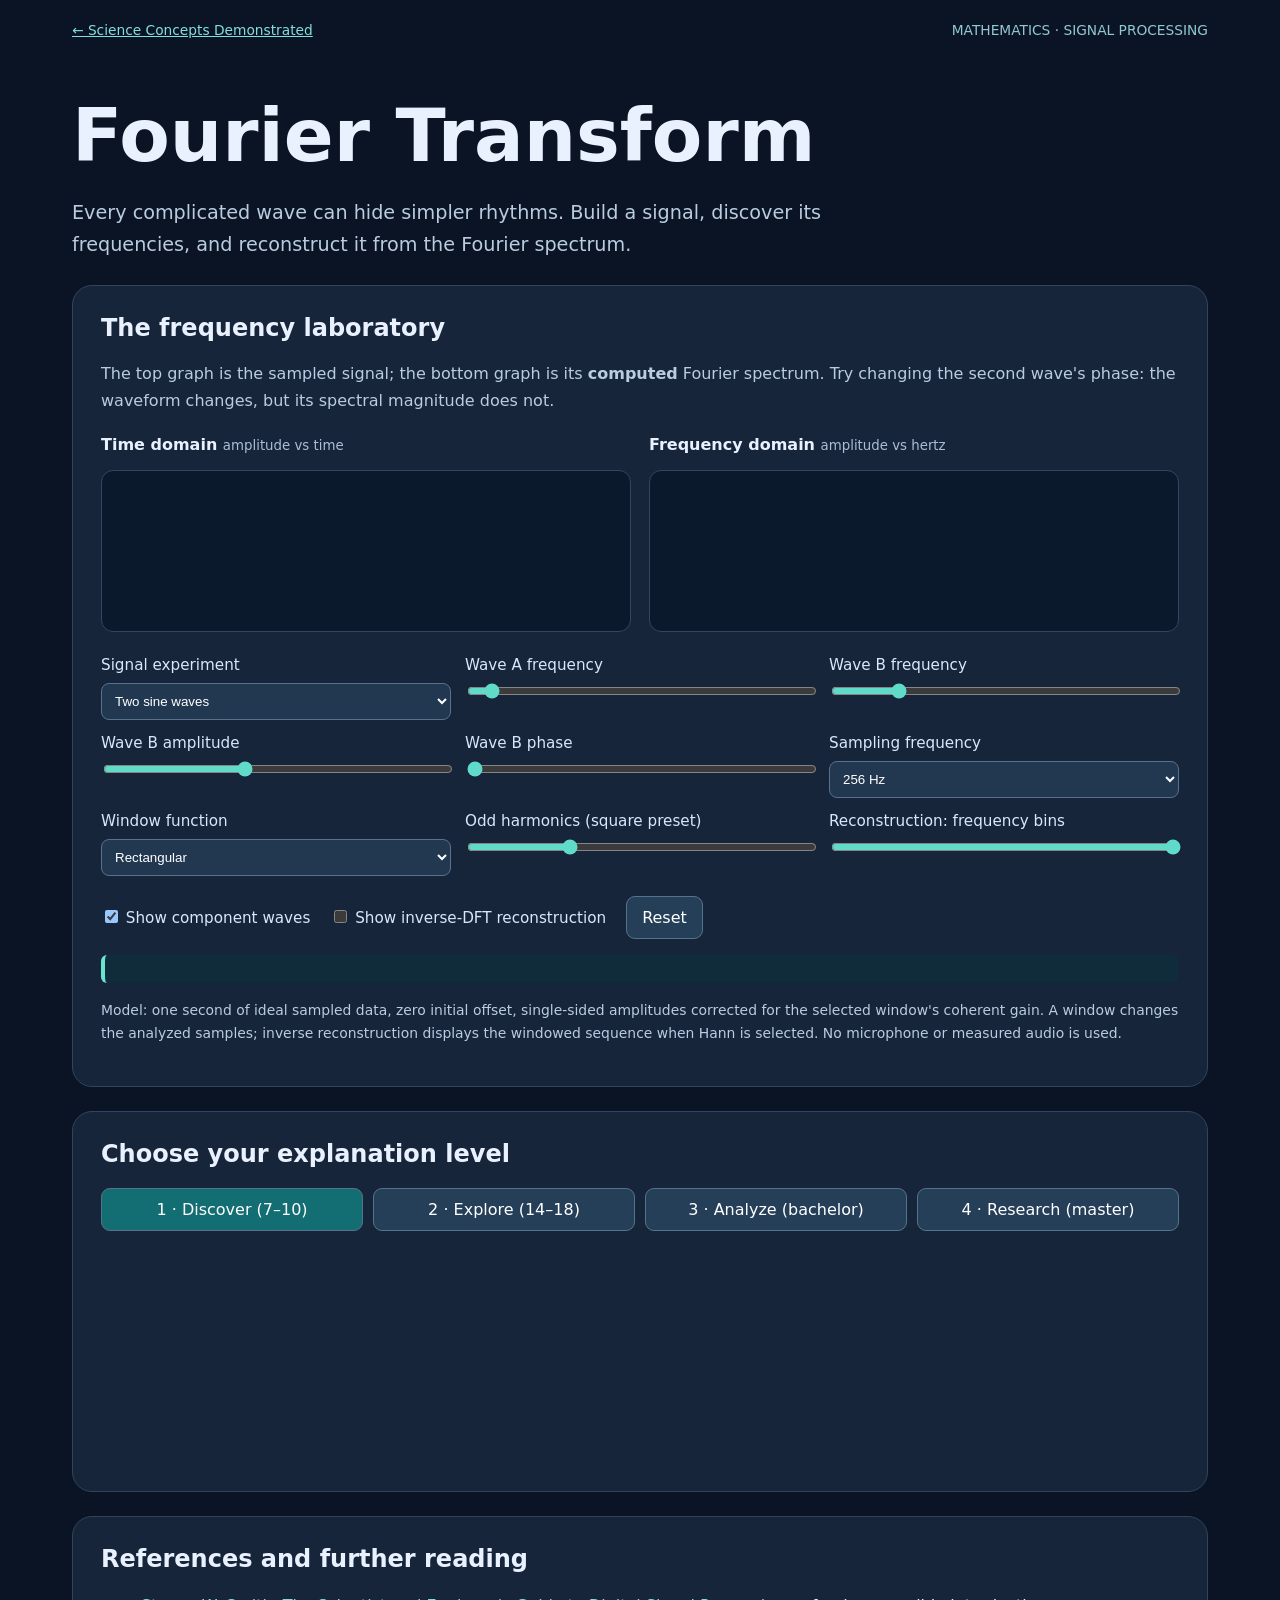
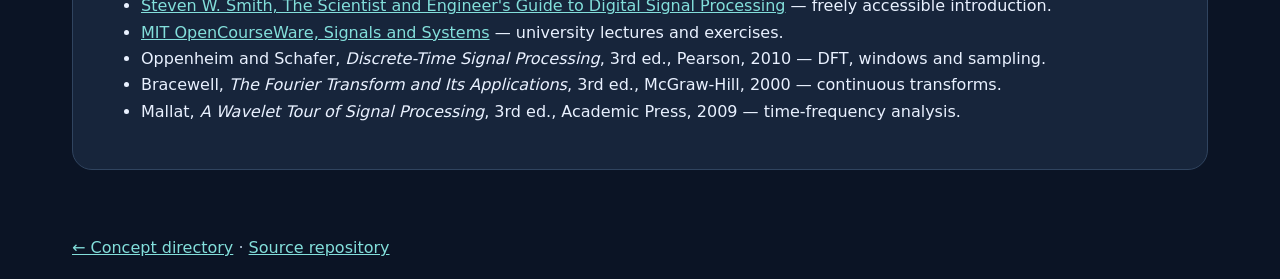
<file: docs/visualizations/fourier-transform/index.html>
<!doctype html>
<html lang="en"><head><meta charset="utf-8"><meta name="viewport" content="width=device-width,initial-scale=1"><meta name="description" content="Explore Fourier transforms through interactive signals, spectra, reconstruction and four learning levels."><title>Fourier Transform | Science Concepts Demonstrated</title><link rel="stylesheet" href="./style.css"><script src="./app.js" defer></script></head>
<body><a class="skip" href="#lab">Skip to experiment</a><header><a href="../../">← Science Concepts Demonstrated</a><span>MATHEMATICS · SIGNAL PROCESSING</span></header>
<main><h1>Fourier Transform</h1><p class="lead">Every complicated wave can hide simpler rhythms. Build a signal, discover its frequencies, and reconstruct it from the Fourier spectrum.</p>
<section id="lab" class="lab" aria-labelledby="lab-title"><h2 id="lab-title">The frequency laboratory</h2><p class="hint">The top graph is the sampled signal; the bottom graph is its <strong>computed</strong> Fourier spectrum. Try changing the second wave's phase: the waveform changes, but its spectral magnitude does not.</p>
<div class="graphs"><div><h3>Time domain <small>amplitude vs time</small></h3><canvas id="wave" width="960" height="290" role="img" aria-label="Waveform over a one-second observation interval"></canvas></div><div><h3>Frequency domain <small>amplitude vs hertz</small></h3><canvas id="spectrum" width="960" height="290" role="img" aria-label="Computed single-sided DFT magnitude spectrum"></canvas></div></div>
<div class="controls"><div><label for="preset">Signal experiment</label><select id="preset"><option value="mix">Two sine waves</option><option value="single">Single sine wave</option><option value="square">Square-wave harmonics</option><option value="alias">Aliasing</option><option value="leak">Spectral leakage</option></select></div>
<div><label for="f1">Wave A frequency <output id="f1o"></output></label><input id="f1" type="range" min="1" max="40" step=".25" value="3"></div>
<div><label for="f2">Wave B frequency <output id="f2o"></output></label><input id="f2" type="range" min="1" max="40" step=".25" value="8"></div>
<div><label for="amp">Wave B amplitude <output id="ampo"></output></label><input id="amp" type="range" min="0" max="1.5" step=".05" value=".6"></div>
<div><label for="phase">Wave B phase <output id="phaseo"></output></label><input id="phase" type="range" min="0" max="360" step="5" value="0"></div>
<div><label for="sample">Sampling frequency <output id="sampleo"></output></label><select id="sample"><option value="64">64 Hz</option><option value="128">128 Hz</option><option value="256" selected>256 Hz</option><option value="512">512 Hz</option></select></div>
<div><label for="window">Window function</label><select id="window"><option value="rect">Rectangular</option><option value="hann">Hann</option></select></div>
<div><label for="harmonics">Odd harmonics (square preset) <output id="harmonicso"></output></label><input id="harmonics" type="range" min="1" max="15" value="5"></div>
<div><label for="reconstruct">Reconstruction: frequency bins <output id="reconstructo"></output></label><input id="reconstruct" type="range" min="0" max="128" value="128"></div></div>
<div class="actions"><label><input id="parts" type="checkbox" checked> Show component waves</label><label><input id="recon" type="checkbox"> Show inverse-DFT reconstruction</label><button id="reset">Reset</button></div>
<p id="feedback" class="feedback" aria-live="polite"></p><p class="note">Model: one second of ideal sampled data, zero initial offset, single-sided amplitudes corrected for the selected window's coherent gain. A window changes the analyzed samples; inverse reconstruction displays the windowed sequence when Hann is selected. No microphone or measured audio is used.</p></section>
<section class="learning"><h2>Choose your explanation level</h2><div class="tabs" role="group" aria-label="Educational level"><button data-level="1" aria-pressed="true">1 · Discover (7–10)</button><button data-level="2" aria-pressed="false">2 · Explore (14–18)</button><button data-level="3" aria-pressed="false">3 · Analyze (bachelor)</button><button data-level="4" aria-pressed="false">4 · Research (master)</button></div><article id="explanation" aria-live="polite"></article></section>
<section class="reading"><h2>References and further reading</h2><ul><li><a href="https://www.dspguide.com/">Steven W. Smith, The Scientist and Engineer's Guide to Digital Signal Processing</a> — freely accessible introduction.</li><li><a href="https://ocw.mit.edu/courses/6-003-signals-and-systems-fall-2011/">MIT OpenCourseWare, Signals and Systems</a> — university lectures and exercises.</li><li>Oppenheim and Schafer, <em>Discrete-Time Signal Processing</em>, 3rd ed., Pearson, 2010 — DFT, windows and sampling.</li><li>Bracewell, <em>The Fourier Transform and Its Applications</em>, 3rd ed., McGraw-Hill, 2000 — continuous transforms.</li><li>Mallat, <em>A Wavelet Tour of Signal Processing</em>, 3rd ed., Academic Press, 2009 — time-frequency analysis.</li></ul></section></main><footer><a href="../../">← Concept directory</a> · <a href="https://github.com/ValRCS/Science_Concepts_Demonstrated">Source repository</a></footer></body></html>
</file>
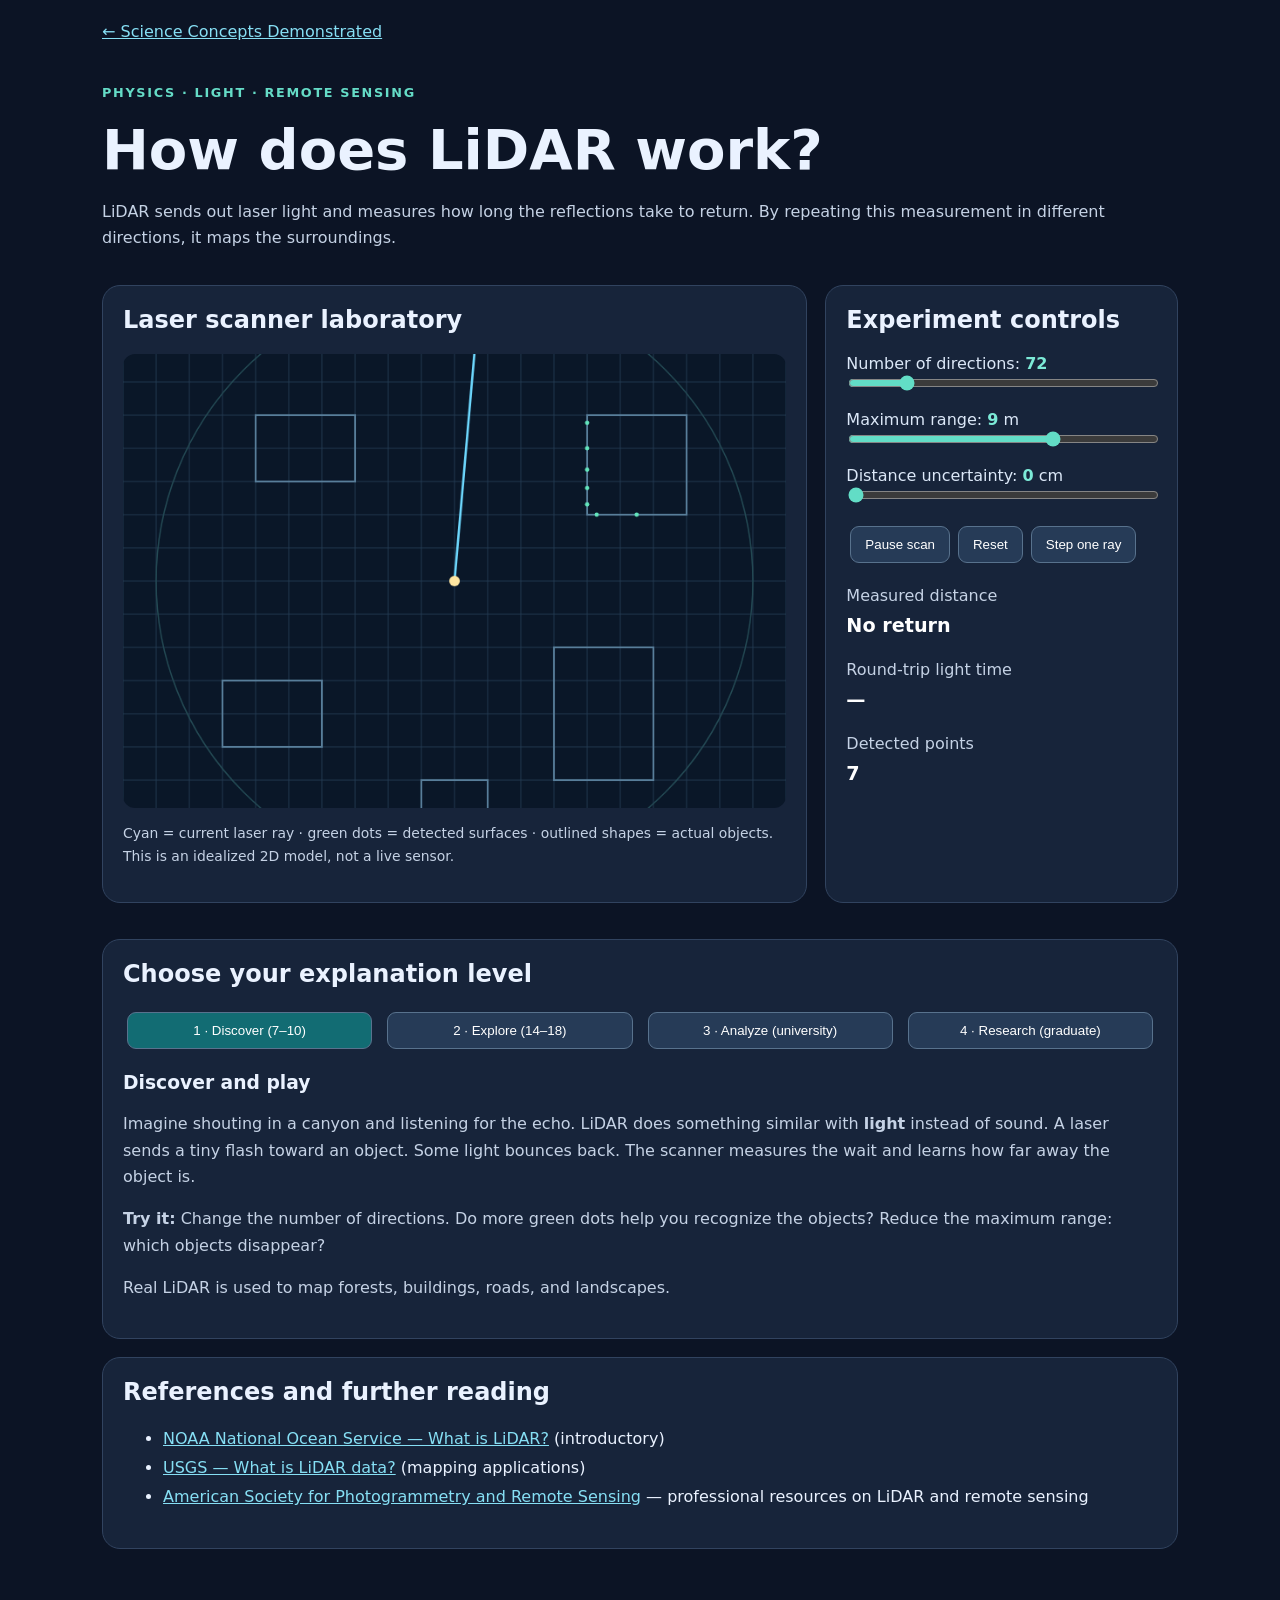
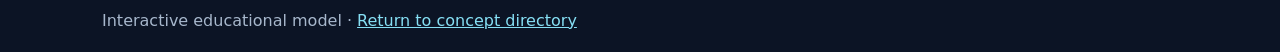
<file: docs/visualizations/how-lidar-works/index.html>
<!doctype html>
<html lang="en"><head><meta charset="utf-8"><meta name="viewport" content="width=device-width,initial-scale=1">
<title>How LiDAR works | Science Concepts Demonstrated</title>
<style>
:root{font-family:system-ui,-apple-system,sans-serif;color:#eaf2ff;background:#0c1425;color-scheme:dark}*{box-sizing:border-box}body{margin:0}main,header,footer{max-width:1120px;margin:auto;padding:22px}a{color:#86dff4}h1{font-size:clamp(2rem,5vw,3.5rem);margin:.3em 0}h2{margin-top:0}p{line-height:1.65;color:#c5d2e5}.eyebrow{color:#65dcc7;letter-spacing:.13em;text-transform:uppercase;font-weight:700;font-size:.8rem}.panel{background:#17243a;border:1px solid #31435f;border-radius:18px;padding:20px;margin:18px 0}.layout{display:grid;grid-template-columns:minmax(0,2fr) minmax(240px,1fr);gap:18px}canvas{width:100%;height:auto;background:#0a1728;border-radius:12px;display:block}label{display:block;margin:15px 0;color:#dce8f8}input[type=range]{width:100%;accent-color:#62ddc6}output{color:#7cead7;font-weight:700}button{background:#263b57;border:1px solid #58728d;border-radius:9px;color:white;padding:10px 14px;cursor:pointer;margin:4px}button[aria-pressed=true],button:hover{background:#126c73}button:focus-visible,input:focus-visible{outline:3px solid #ffe28b;outline-offset:3px}.stat{font-variant-numeric:tabular-nums;font-size:1.2rem;color:#fff}.small{font-size:.87rem}.levels{display:flex;flex-wrap:wrap;gap:7px}.levels button{flex:1;min-width:150px}.explanation{min-height:220px}code{color:#8ce6db}ul{line-height:1.8}footer{color:#a7b7cc}@media(max-width:750px){.layout{grid-template-columns:1fr}}@media(prefers-reduced-motion:reduce){*{scroll-behavior:auto!important}}
</style></head><body>
<header><a href="../../">← Science Concepts Demonstrated</a></header>
<main><div class="eyebrow">Physics · Light · Remote sensing</div><h1>How does LiDAR work?</h1>
<p>LiDAR sends out laser light and measures how long the reflections take to return. By repeating this measurement in different directions, it maps the surroundings.</p>
<div class="layout"><section class="panel"><h2>Laser scanner laboratory</h2><canvas id="scene" width="760" height="520" role="img" aria-label="Top-down simulated LiDAR scanner, obstacles, laser beams, and measured points">Your browser needs Canvas support.</canvas>
<p class="small">Cyan = current laser ray · green dots = detected surfaces · outlined shapes = actual objects. This is an idealized 2D model, not a live sensor.</p>
</section><section class="panel"><h2>Experiment controls</h2>
<label>Number of directions: <output id="raysOut">72</output><input id="rays" type="range" min="12" max="360" step="12" value="72"></label>
<label>Maximum range: <output id="rangeOut">9</output> m<input id="range" type="range" min="3" max="12" step="1" value="9"></label>
<label>Distance uncertainty: <output id="noiseOut">0</output> cm<input id="noise" type="range" min="0" max="30" step="1" value="0"></label>
<button id="toggle" aria-pressed="false">Pause scan</button><button id="reset">Reset</button><button id="step">Step one ray</button>
<p>Measured distance<br><strong class="stat" id="distance">—</strong></p><p>Round-trip light time<br><strong class="stat" id="flight">—</strong></p>
<p>Detected points<br><strong class="stat" id="points">0</strong></p>
</section></div>
<section class="panel"><h2>Choose your explanation level</h2><div class="levels" role="group" aria-label="Educational level">
<button data-level="1" aria-pressed="true">1 · Discover (7–10)</button><button data-level="2" aria-pressed="false">2 · Explore (14–18)</button><button data-level="3" aria-pressed="false">3 · Analyze (university)</button><button data-level="4" aria-pressed="false">4 · Research (graduate)</button></div>
<article id="explanation" class="explanation" aria-live="polite"></article></section>
<section class="panel"><h2>References and further reading</h2><ul>
<li><a href="https://oceanservice.noaa.gov/facts/lidar.html">NOAA National Ocean Service — What is LiDAR?</a> (introductory)</li>
<li><a href="https://www.usgs.gov/3d-elevation-program/what-lidar-data">USGS — What is LiDAR data?</a> (mapping applications)</li>
<li><a href="https://www.asprs.org/">American Society for Photogrammetry and Remote Sensing</a> — professional resources on LiDAR and remote sensing</li>
</ul></section></main><footer>Interactive educational model · <a href="../../">Return to concept directory</a></footer>
<script>
"use strict";
const canvas=document.getElementById("scene"),ctx=canvas.getContext("2d");
const $=id=>document.getElementById(id),C=299792458,scale=38,ox=380,oy=260;
const shapes=[{x:-7,y:-5,w:3,h:2},{x:3,y:-6,w:3,h:4},{x:4,y:2,w:3,h:3},{x:-6,y:3,w:3,h:2},{x:-1,y:-8,w:2,h:2}];
const texts={
1:`<h3>Discover and play</h3><p>Imagine shouting in a canyon and listening for the echo. LiDAR does something similar with <strong>light</strong> instead of sound. A laser sends a tiny flash toward an object. Some light bounces back. The scanner measures the wait and learns how far away the object is.</p><p><strong>Try it:</strong> Change the number of directions. Do more green dots help you recognize the objects? Reduce the maximum range: which objects disappear?</p><p>Real LiDAR is used to map forests, buildings, roads, and landscapes.</p>`,
2:`<h3>Explore and understand</h3><p>A pulsed time-of-flight LiDAR measures the interval between emitting a laser pulse and receiving its reflection. Light travels about 300 million metres per second. Since the pulse travels <em>to the object and back</em>, distance is <strong>d = c × Δt / 2</strong>.</p><p>For a target 3 m away, the round trip takes about <strong>20 nanoseconds</strong>. Try a smaller angular sample count: a narrow object may be missed between adjacent rays. More rays improve angular sampling but do not automatically improve distance precision.</p><p><strong>Question:</strong> Why must the measured time be divided by two?</p>`,
3:`<h3>Analyze and model</h3><p>For beam direction θ and range r, the ideal point is <strong>(x,y) = (r cos θ, r sin θ)</strong>. This simulator uses ray–axis-aligned-rectangle intersections, finite maximum range, and equally spaced angular samples Δθ = 2π/N. It adds bounded synthetic radial perturbations as a teaching aid.</p><p>The approximate lateral spacing between rays at range r is <strong>r Δθ</strong> (Δθ in radians, small-angle approximation). A 1° angular increment produces roughly 8.7 cm spacing at 5 m. Angular sampling and range precision are different characteristics.</p><p>Assumptions: 2D static scene, point-like emitter, perfect returns from intersected surfaces, no occlusion transparency, no intensity effects, no beam divergence, and no multipath. The display is a top-down planar scan, not a 3D point cloud.</p>`,
4:`<h3>Investigate and research</h3><p>Practical LiDAR may employ pulsed direct time-of-flight, phase-shift ranging, or frequency-modulated continuous-wave techniques. This demonstration represents only pulsed direct time-of-flight geometry. A simplified timing uncertainty model gives <strong>σᵣ ≈ (c/2)σₜ</strong>; a 1 ns timing uncertainty corresponds to about 15 cm of range uncertainty. Real systems use sophisticated timing estimation, calibration, and signal processing.</p><p>For a planar scan, the Jacobian mapping polar measurements (r,θ) to Cartesian coordinates is <strong>J = [[cosθ, −r sinθ],[sinθ, r cosθ]]</strong>. If range and angle errors are independent with covariance Σ = diag(σᵣ², σθ²), then <strong>Σxy ≈ JΣJᵀ</strong>. Uncertainty grows anisotropically with range.</p><p>Research issues include beam footprint and divergence, material-dependent reflectance, atmospheric attenuation, multiple returns, waveform processing, motion compensation, SLAM registration, calibration, point-cloud classification, and uncertainty propagation. The noise slider here is uniform bounded illustration, not a validated physical noise model.</p>`
};
let index=0,playing=true,points=[],last=0,level=1;
function values(){return {n:+$("rays").value,max:+$("range").value,noise:+$("noise").value/100}}
function intersect(a,dx,dy,s){let lo=0,hi=Infinity;for(const [o,d,min,max] of [[0,dx,s.x,s.x+s.w],[0,dy,s.y,s.y+s.h]]){if(Math.abs(d)<1e-12){if(o<min||o>max)return Infinity;}else{let t1=(min-o)/d,t2=(max-o)/d;lo=Math.max(lo,Math.min(t1,t2));hi=Math.min(hi,Math.max(t1,t2));}}return hi>=lo&&hi>=0?Math.max(0,lo):Infinity}
function measure(i){const v=values(),theta=i*2*Math.PI/v.n,dx=Math.cos(theta),dy=Math.sin(theta);let r=Math.min(...shapes.map(s=>intersect(0,dx,dy,s)));if(!Number.isFinite(r)||r>v.max)return {theta,r:null};const noisy=Math.max(0,r+(Math.random()*2-1)*v.noise);return {theta,r:noisy,actual:r}}
function scan(){let v=values(),m=measure(index);points.push(m);if(points.length>v.n)points.shift();index=(index+1)%v.n;return m}
function draw(m){let v=values();ctx.clearRect(0,0,760,520);ctx.save();ctx.translate(ox,oy);ctx.scale(scale,-scale);
ctx.strokeStyle="#243b54";ctx.lineWidth=.025;for(let x=-10;x<=10;x++) {ctx.beginPath();ctx.moveTo(x,-7);ctx.lineTo(x,7);ctx.stroke()}for(let y=-7;y<=7;y++){ctx.beginPath();ctx.moveTo(-10,y);ctx.lineTo(10,y);ctx.stroke()}
ctx.strokeStyle="#587e9a";ctx.lineWidth=.055;for(let s of shapes)ctx.strokeRect(s.x,s.y,s.w,s.h);
ctx.strokeStyle="#254b55";ctx.lineWidth=.04;ctx.beginPath();ctx.arc(0,0,v.max,0,Math.PI*2);ctx.stroke();
for(const p of points){if(p.r===null)continue;ctx.fillStyle="#63e6bc";ctx.beginPath();ctx.arc(p.r*Math.cos(p.theta),p.r*Math.sin(p.theta),.065,0,2*Math.PI);ctx.fill()}
ctx.strokeStyle="#6ed9ff";ctx.lineWidth=.07;ctx.beginPath();ctx.moveTo(0,0);let len=m.r??v.max;ctx.lineTo(len*Math.cos(m.theta),len*Math.sin(m.theta));ctx.stroke();
ctx.fillStyle="#ffe6a1";ctx.beginPath();ctx.arc(0,0,.16,0,2*Math.PI);ctx.fill();ctx.restore();
$("distance").textContent=m.r===null?"No return":m.r.toFixed(2)+" m";$("flight").textContent=m.r===null?"—":(2*m.actual/C*1e9).toFixed(2)+" ns";$("points").textContent=points.filter(p=>p.r!==null).length.toString()}
function frame(t){if(playing&&t-last>65){last=t;draw(scan())}requestAnimationFrame(frame)}
function reset(){index=0;points=[];draw(scan())}
for(const id of ["rays","range","noise"])$(id).addEventListener("input",()=>{$(id+"Out").textContent=$(id).value;reset()});
$("reset").onclick=()=>{for(const [id,val] of [["rays",72],["range",9],["noise",0]]){$(id).value=val;$(id+"Out").textContent=val}reset()};
$("toggle").onclick=()=>{playing=!playing;$("toggle").textContent=playing?"Pause scan":"Resume scan";$("toggle").setAttribute("aria-pressed",String(!playing))};
$("step").onclick=()=>{playing=false;$("toggle").textContent="Resume scan";$("toggle").setAttribute("aria-pressed","true");draw(scan())};
document.querySelectorAll("[data-level]").forEach(b=>b.onclick=()=>{level=+b.dataset.level;document.querySelectorAll("[data-level]").forEach(x=>x.setAttribute("aria-pressed",String(x===b)));$("explanation").innerHTML=texts[level]});
$("explanation").innerHTML=texts[1];if(matchMedia("(prefers-reduced-motion: reduce)").matches){playing=false;$("toggle").textContent="Resume scan";$("toggle").setAttribute("aria-pressed","true")}reset();requestAnimationFrame(frame);
</script></body></html>
</file>
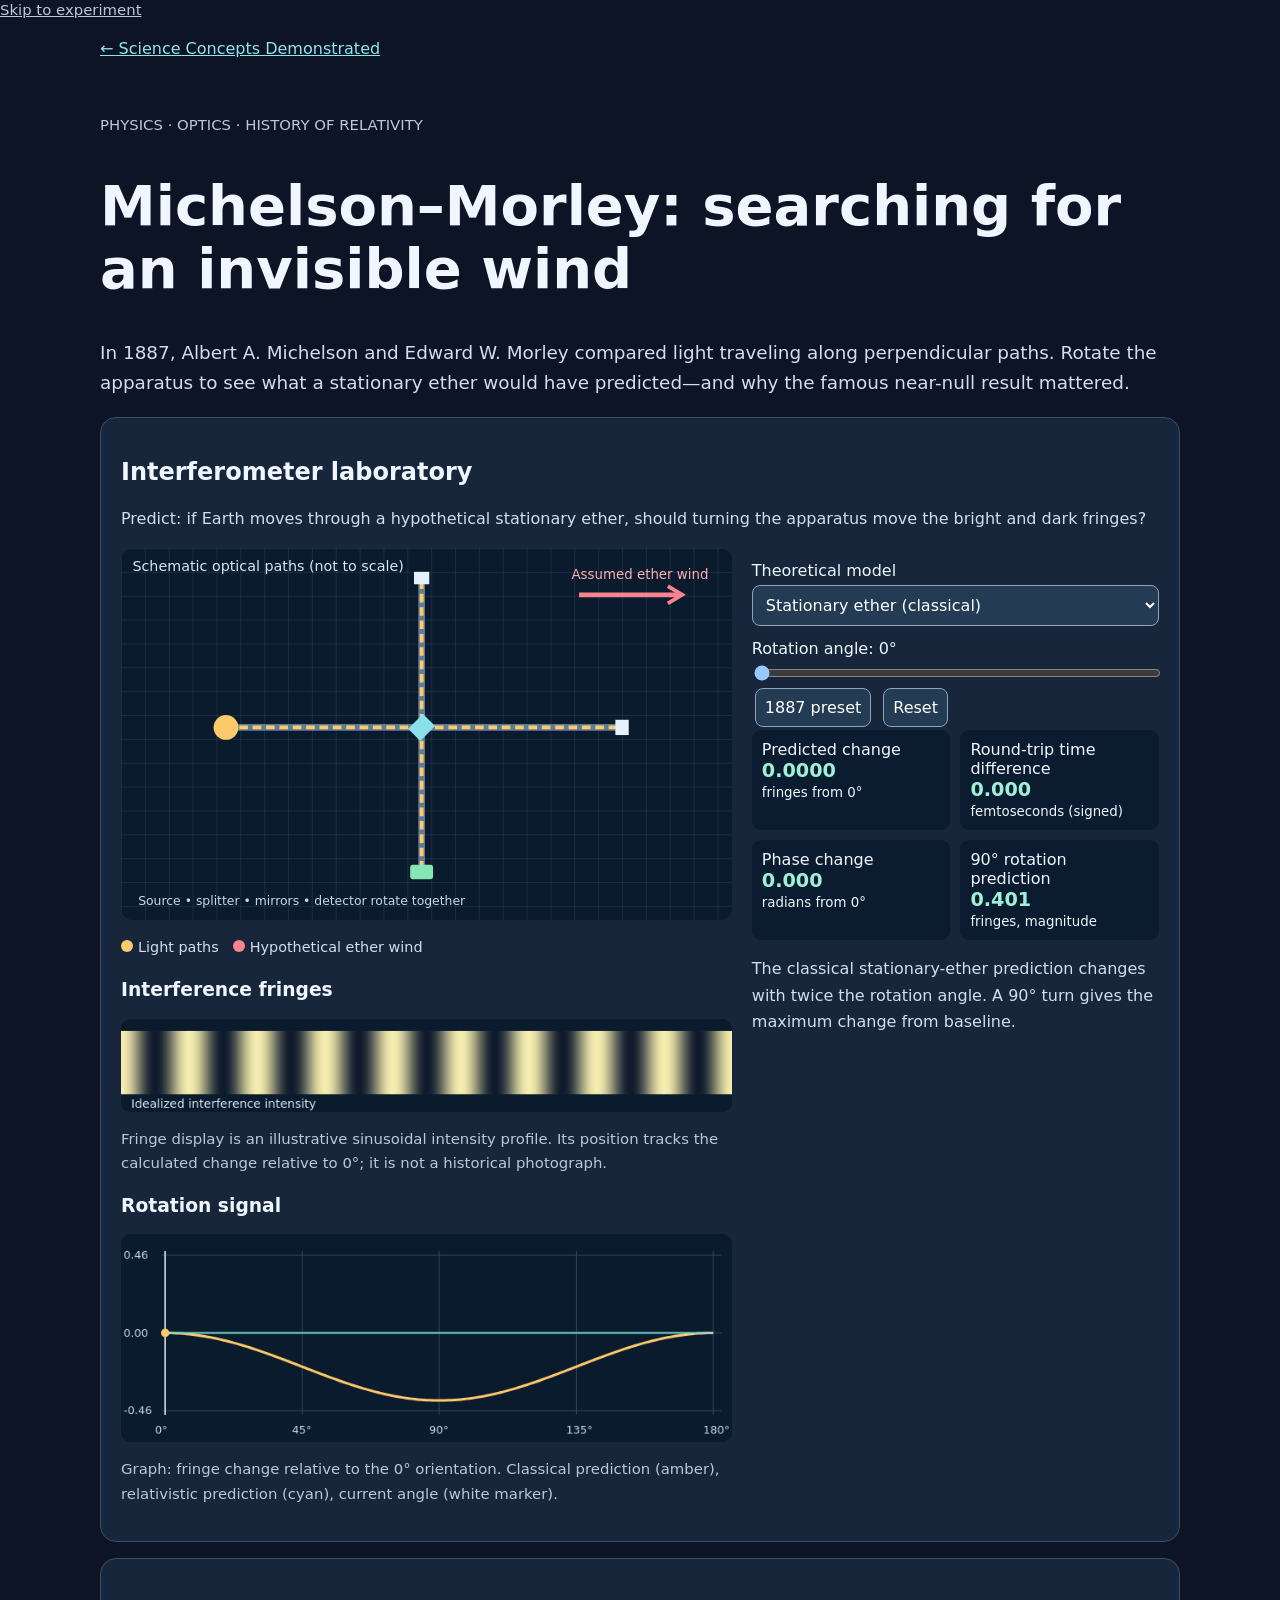
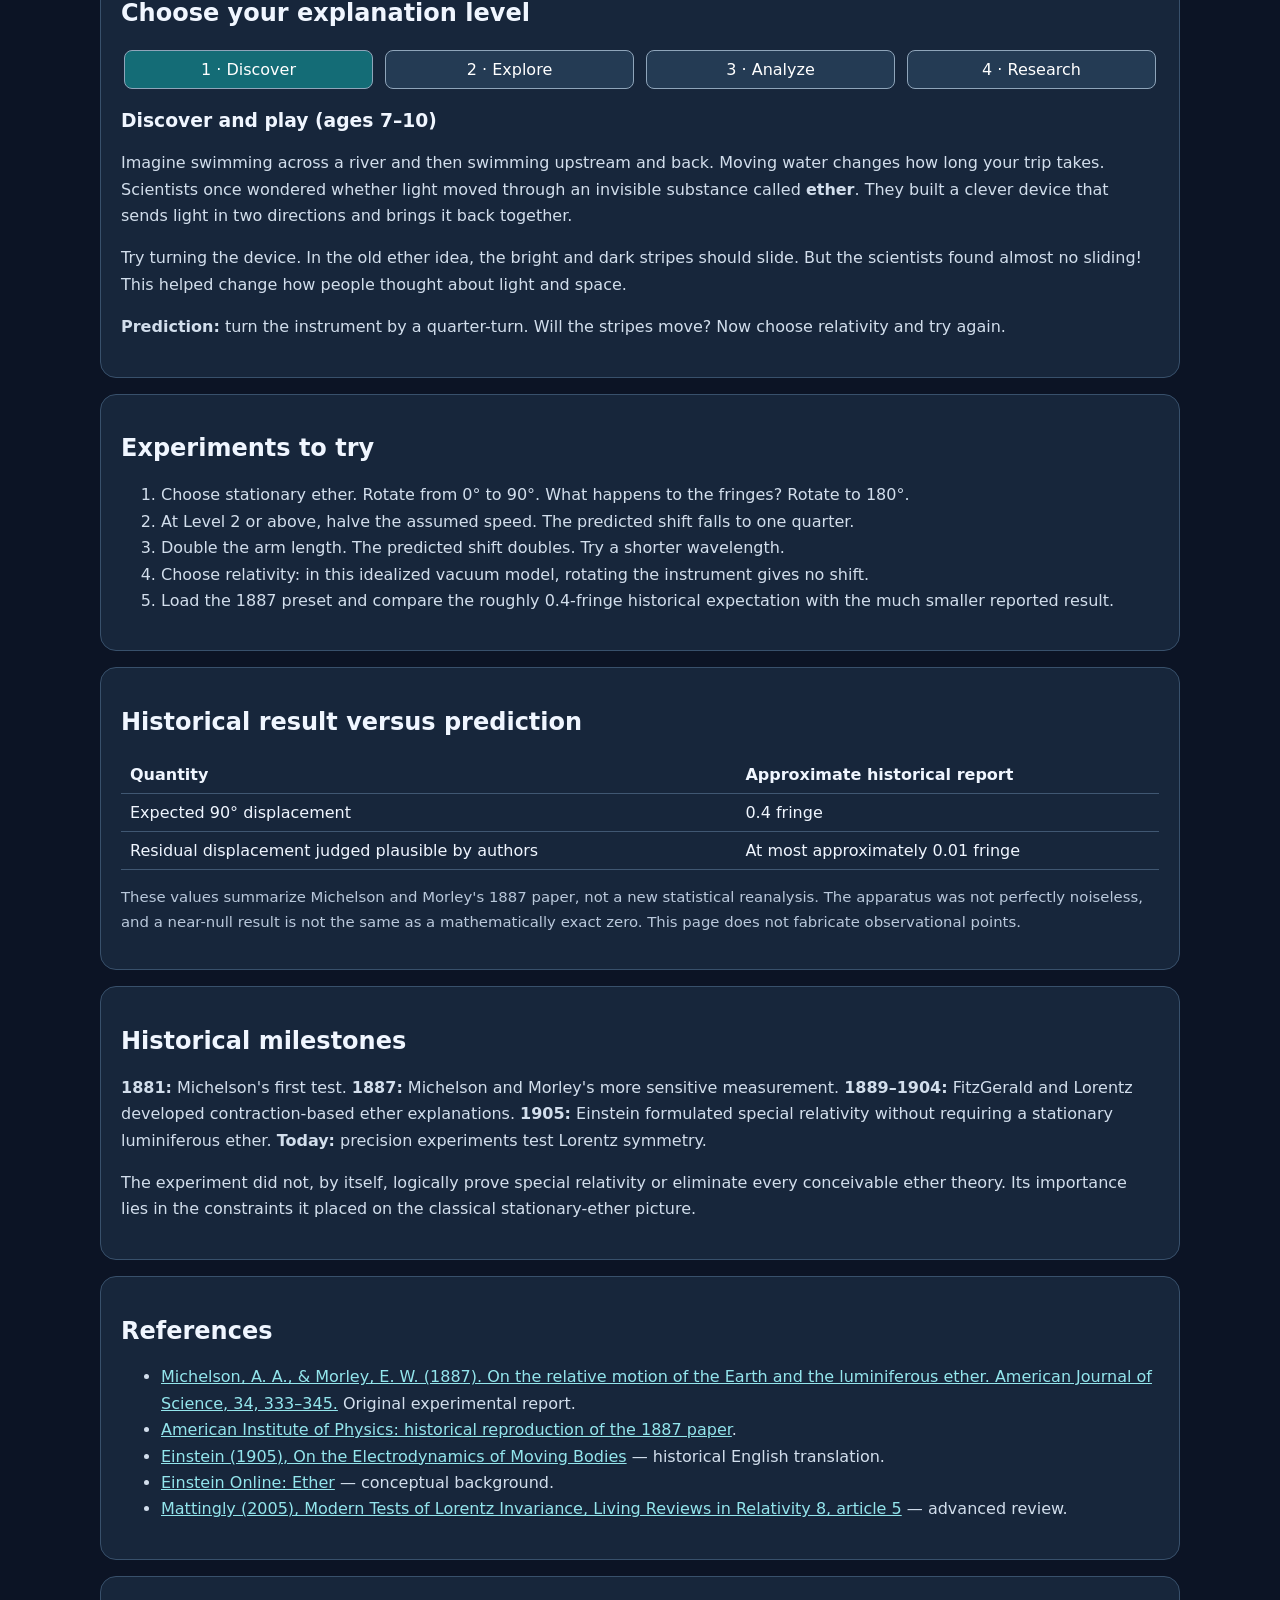
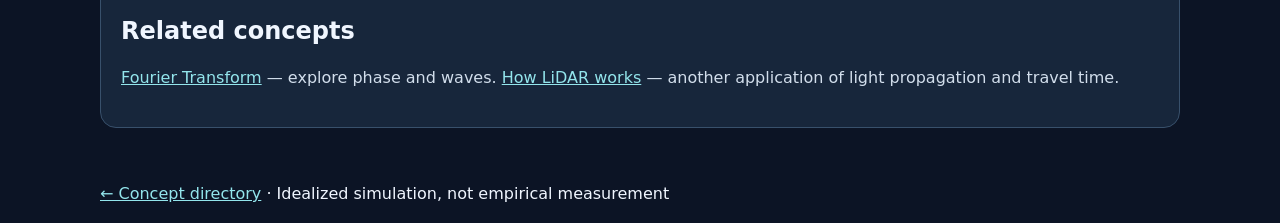
<file: docs/visualizations/michelson-morley-experiment/index.html>
<!doctype html>
<html lang="en"><head><meta charset="utf-8"><meta name="viewport" content="width=device-width,initial-scale=1"><meta name="description" content="Rotate a Michelson–Morley interferometer, predict ether-wind fringe shifts and compare relativity across four learning levels."><title>Michelson–Morley experiment | Science Concepts Demonstrated</title>
<style>
:root{font-family:system-ui,sans-serif;color-scheme:dark;background:#0c1425;color:#f0f6ff}*{box-sizing:border-box}body{margin:0}header,main,footer{max-width:1120px;margin:auto;padding:20px}a{color:#93e5ec}h1{font-size:clamp(2rem,5vw,3.5rem);line-height:1.12}p,li{line-height:1.65;color:#d2deec}.lead{font-size:1.15rem}.panel{background:#17263b;border:1px solid #38506b;border-radius:16px;padding:20px;margin:16px 0}.layout{display:grid;grid-template-columns:minmax(0,1.5fr) minmax(270px,1fr);gap:20px}.controls label{display:block;margin:13px 0 5px}input[type=range],select{width:100%}select,button{font:inherit;border-radius:8px;padding:9px;background:#243b54;color:white;border:1px solid #8fa5ba}button{cursor:pointer;margin:3px}button[aria-pressed=true],button:hover{background:#146c76}button:focus-visible,a:focus-visible,select:focus-visible,input:focus-visible{outline:3px solid #ffe38c;outline-offset:3px}.levels,.actions{display:flex;flex-wrap:wrap;gap:6px}.levels button{flex:1;min-width:130px}.muted{color:#b9c8db;font-size:.93rem}.metrics{display:grid;grid-template-columns:repeat(2,minmax(0,1fr));gap:10px}.metric{background:#0c1c30;padding:10px;border-radius:9px}.metric strong{display:block;color:#9ef0d7;font-size:1.2rem;font-variant-numeric:tabular-nums}svg{display:block;width:100%;height:auto;border-radius:12px;background:#0b1b2e}canvas{display:block;width:100%;height:auto;background:#0b1b2e;border-radius:10px}.hidden{display:none!important}.key{display:flex;flex-wrap:wrap;gap:14px}.key span{font-size:.9rem}.swatch{display:inline-block;width:12px;height:12px;border-radius:50%;margin-right:5px}table{border-collapse:collapse;width:100%}td,th{padding:9px;border-bottom:1px solid #405772;text-align:left}code{color:#a4f0df}@media(max-width:760px){.layout{grid-template-columns:1fr}}@media(prefers-reduced-motion:reduce){*,*::before,*::after{animation:none!important;transition:none!important;scroll-behavior:auto!important}}
</style></head><body><a href="#lab" class="muted">Skip to experiment</a><header><a href="../../">← Science Concepts Demonstrated</a></header><main><p class="muted">PHYSICS · OPTICS · HISTORY OF RELATIVITY</p><h1>Michelson–Morley: searching for an invisible wind</h1><p class="lead">In 1887, Albert A. Michelson and Edward W. Morley compared light traveling along perpendicular paths. Rotate the apparatus to see what a stationary ether would have predicted—and why the famous near-null result mattered.</p>
<section id="lab" class="panel"><h2>Interferometer laboratory</h2><p>Predict: if Earth moves through a hypothetical stationary ether, should turning the apparatus move the bright and dark fringes?</p><div class="layout"><div>
<svg viewBox="0 0 640 390" role="img" aria-labelledby="apparatus-title apparatus-desc"><title id="apparatus-title">Michelson interferometer</title><desc id="apparatus-desc">A light source, beam splitter, two perpendicular reflecting arms and detector. Rotate the instrument and compare theoretical fringe shifts.</desc><defs><pattern id="grid" width="25" height="25" patternUnits="userSpaceOnUse"><path d="M25 0H0V25" fill="none" stroke="#3d5870" stroke-width=".6"/></pattern></defs><rect width="640" height="390" fill="url(#grid)"/><g id="instrument" transform="rotate(0 315 188)"><path d="M110 188H525M315 32V340" stroke="#607b96" stroke-width="7" stroke-linecap="round"/><path d="M110 188H315V32M315 188H525M315 188V340" stroke="#ffca6b" stroke-width="4" stroke-dasharray="9 5" fill="none"/><rect x="306" y="177" width="18" height="22" transform="rotate(45 315 188)" fill="#89dfea"/><rect x="307" y="25" width="16" height="13" fill="#e6f1ff"/><rect x="518" y="180" width="14" height="16" fill="#e6f1ff"/><circle cx="110" cy="188" r="13" fill="#ffca6b"/><rect x="303" y="332" width="24" height="15" rx="3" fill="#87e6b6"/></g><text x="12" y="24" fill="#d5e5f5" font-size="15">Schematic optical paths (not to scale)</text><path d="M480 49H586" stroke="#fb8290" stroke-width="5"/><path d="M573 40L588 49L573 58" fill="none" stroke="#fb8290" stroke-width="4"/><text x="472" y="33" fill="#ffacb6" font-size="14">Assumed ether wind</text><text x="18" y="374" fill="#c5d8ed" font-size="13">Source • splitter • mirrors • detector rotate together</text></svg>
<p class="key"><span><i class="swatch" style="background:#ffca6b"></i>Light paths</span><span><i class="swatch" style="background:#fb8290"></i>Hypothetical ether wind</span></p>
<h3>Interference fringes</h3><canvas id="fringes" width="720" height="110" role="img" aria-label="Idealized bright and dark interference stripes"></canvas><p class="muted">Fringe display is an illustrative sinusoidal intensity profile. Its position tracks the calculated change relative to 0°; it is not a historical photograph.</p>
<h3>Rotation signal</h3><canvas id="graph" width="720" height="245" role="img" aria-label="Predicted fringe change as the instrument rotates from zero to 180 degrees"></canvas><p class="muted">Graph: fringe change relative to the 0° orientation. Classical prediction (amber), relativistic prediction (cyan), current angle (white marker).</p></div>
<div class="controls"><label for="theory">Theoretical model</label><select id="theory"><option value="ether">Stationary ether (classical)</option><option value="relativity">Special relativity (ideal vacuum)</option></select>
<label for="angle">Rotation angle: <output id="angle-out">0°</output></label><input id="angle" type="range" min="0" max="180" step="1" value="0">
<div id="advanced" class="hidden"><label for="speed">Assumed ether speed: <output id="speed-out">30 km/s</output></label><input id="speed" type="range" min="0" max="60" step="1" value="30">
<label for="length">Effective one-way arm length: <output id="length-out">11 m</output></label><input id="length" type="range" min="1" max="25" step=".5" value="11">
<label for="wavelength">Vacuum wavelength: <output id="wavelength-out">550 nm</output></label><input id="wavelength" type="range" min="400" max="700" step="10" value="550"></div>
<div class="actions"><button id="historical">1887 preset</button><button id="reset">Reset</button></div><div class="metrics"><div class="metric">Predicted change<strong id="fringe-value">0.0000</strong><small>fringes from 0°</small></div><div class="metric">Round-trip time difference<strong id="time-value">0</strong><small>femtoseconds (signed)</small></div><div class="metric">Phase change<strong id="phase-value">0</strong><small>radians from 0°</small></div><div class="metric">90° rotation prediction<strong id="peak-value">0.400</strong><small>fringes, magnitude</small></div></div><p id="feedback" aria-live="polite"></p></div></div></section>
<section class="panel"><h2>Choose your explanation level</h2><div class="levels" role="group" aria-label="Learning level"><button data-level="1" aria-pressed="true">1 · Discover</button><button data-level="2" aria-pressed="false">2 · Explore</button><button data-level="3" aria-pressed="false">3 · Analyze</button><button data-level="4" aria-pressed="false">4 · Research</button></div><article id="explanation" aria-live="polite"></article></section>
<section class="panel"><h2>Experiments to try</h2><ol><li>Choose stationary ether. Rotate from 0° to 90°. What happens to the fringes? Rotate to 180°.</li><li>At Level 2 or above, halve the assumed speed. The predicted shift falls to one quarter.</li><li>Double the arm length. The predicted shift doubles. Try a shorter wavelength.</li><li>Choose relativity: in this idealized vacuum model, rotating the instrument gives no shift.</li><li>Load the 1887 preset and compare the roughly 0.4-fringe historical expectation with the much smaller reported result.</li></ol></section>
<section class="panel"><h2>Historical result versus prediction</h2><table><thead><tr><th>Quantity</th><th>Approximate historical report</th></tr></thead><tbody><tr><td>Expected 90° displacement</td><td>0.4 fringe</td></tr><tr><td>Residual displacement judged plausible by authors</td><td>At most approximately 0.01 fringe</td></tr></tbody></table><p class="muted">These values summarize Michelson and Morley's 1887 paper, not a new statistical reanalysis. The apparatus was not perfectly noiseless, and a near-null result is not the same as a mathematically exact zero. This page does not fabricate observational points.</p></section>
<section class="panel"><h2>Historical milestones</h2><p><strong>1881:</strong> Michelson's first test. <strong>1887:</strong> Michelson and Morley's more sensitive measurement. <strong>1889–1904:</strong> FitzGerald and Lorentz developed contraction-based ether explanations. <strong>1905:</strong> Einstein formulated special relativity without requiring a stationary luminiferous ether. <strong>Today:</strong> precision experiments test Lorentz symmetry.</p><p>The experiment did not, by itself, logically prove special relativity or eliminate every conceivable ether theory. Its importance lies in the constraints it placed on the classical stationary-ether picture.</p></section>
<section class="panel"><h2>References</h2><ul><li><a href="https://doi.org/10.2475/ajs.s3-34.203.333">Michelson, A. A., &amp; Morley, E. W. (1887). On the relative motion of the Earth and the luminiferous ether. American Journal of Science, 34, 333–345.</a> Original experimental report.</li><li><a href="https://history.aip.org/exhibits/gap/PDF/michelson.pdf">American Institute of Physics: historical reproduction of the 1887 paper</a>.</li><li><a href="https://www.fourmilab.ch/etexts/einstein/specrel/www/">Einstein (1905), On the Electrodynamics of Moving Bodies</a> — historical English translation.</li><li><a href="https://www.einstein-online.info/en/spotlight/ether/">Einstein Online: Ether</a> — conceptual background.</li><li><a href="https://doi.org/10.12942/lrr-2005-5">Mattingly (2005), Modern Tests of Lorentz Invariance, Living Reviews in Relativity 8, article 5</a> — advanced review.</li></ul></section>
<section class="panel"><h2>Related concepts</h2><p><a href="../fourier-transform/">Fourier Transform</a> — explore phase and waves. <a href="../how-lidar-works/">How LiDAR works</a> — another application of light propagation and travel time.</p></section>
</main><footer><a href="../../">← Concept directory</a> · Idealized simulation, not empirical measurement</footer>
<script>
"use strict";
const $=id=>document.getElementById(id),c=299792458;let level=1;
const descriptions={
1:`<h3>Discover and play (ages 7–10)</h3><p>Imagine swimming across a river and then swimming upstream and back. Moving water changes how long your trip takes. Scientists once wondered whether light moved through an invisible substance called <strong>ether</strong>. They built a clever device that sends light in two directions and brings it back together.</p><p>Try turning the device. In the old ether idea, the bright and dark stripes should slide. But the scientists found almost no sliding! This helped change how people thought about light and space.</p><p><strong>Prediction:</strong> turn the instrument by a quarter-turn. Will the stripes move? Now choose relativity and try again.</p>`,
2:`<h3>Explore and understand (ages 14–18)</h3><p>A beam splitter sends coherent light along two perpendicular arms. Mirrors return both beams to a detector, where they interfere: peaks reinforce peaks and can cancel troughs. A difference of one wavelength in optical path corresponds to one full interference fringe.</p><p>Under the nineteenth-century stationary-ether hypothesis, Earth moving at roughly 30 km/s through the ether would change the relative round-trip travel times when the apparatus rotates. The leading prediction is proportional to <strong>arm length × speed² ÷ wavelength</strong>.</p><p>Try halving speed, doubling length, and changing wavelength. The historical expectation was about 0.4 fringe for a 90° turn; Michelson and Morley reported no displacement of that magnitude. The displayed stripe pattern is simulated, not a reconstruction of their photographic or visual observations.</p>`,
3:`<h3>Analyze and model (bachelor)</h3><p>For equal one-way arm lengths L in a stationary-ether frame and speed v, classical kinematics gives parallel round-trip time t∥ = L/(c−v) + L/(c+v) = 2Lc/(c²−v²), and transverse time t⊥ = 2L/√(c²−v²). Their difference is approximately Lv²/c³ for v ≪ c.</p><p>To leading order in β=v/c, the orientation-dependent signed time difference is Δt(θ) ≈ (Lv²/c³) cos(2θ). Relative to the 0° baseline, Δt(θ)−Δt(0) ≈ (Lv²/c³)[cos(2θ)−1]. Dividing the corresponding optical path change cΔt by wavelength λ yields ΔN(θ) = [Lv²/(λc²)][cos(2θ)−1]. A 90° rotation therefore produces magnitude 2Lv²/(λc²). Phase change is 2πΔN.</p><p>The model neglects terms of order β⁴ and above, unequal arms, dispersion, thermal drift and optical alignment. For the ideal vacuum interferometer at rest in its own inertial frame, special relativity gives equal round-trip times and zero rotation-dependent signal.</p>`,
4:`<h3>Investigate and research (master)</h3><p>The classical prediction assumes Galilean velocity addition relative to a preferred stationary ether and an apparatus whose arm lengths do not change with orientation. The FitzGerald–Lorentz contraction hypothesis modifies this assumption; Lorentz ether theory can reproduce the null result. Thus the 1887 experiment constrains a specific kinematic model rather than logically excluding every preferred-frame formulation.</p><p>In special relativity, a vacuum Michelson interferometer comoving with its mirrors has proper arm lengths L and equal two-way propagation times 2L/c. Lorentz transformations preserve the physical predictions between inertial frames. The empirical claim is an absence of detectable orientation-dependent anisotropy at the experiment's sensitivity, not proof of exact isotropy at arbitrary precision.</p><p>Real experiments require error budgets for mechanical strain, thermal gradients, refractive index, vibration, alignment and fringe-reading uncertainty. Modern cavity-resonator comparisons and rotating optical experiments provide far tighter tests, often interpreted through effective field theory or Standard-Model Extension coefficients. This interactive model has no fit to raw 1887 data and no parameter-estimation pipeline; it displays a leading-order theoretical prediction only.</p><p>Historically, Einstein's 1905 formulation was not a straightforward deduction from one experiment. Read primary sources alongside historical scholarship to distinguish later textbook narratives from contemporary scientific debates.</p>`};
function model(angle=Number($("angle").value)){const v=Number($("speed").value)*1000,L=Number($("length").value),lambda=Number($("wavelength").value)*1e-9,theta=angle*Math.PI/180,amplitude=L*v*v/(lambda*c*c),rel=$("theory").value==="relativity";const fringe=rel?0:amplitude*(Math.cos(2*theta)-1);return {fringe,phase:2*Math.PI*fringe,time:fringe*lambda/c*1e15,peak:rel?0:2*amplitude};}
function line(ctx,pts,color,width=2){ctx.beginPath();pts.forEach((p,i)=>i?ctx.lineTo(...p):ctx.moveTo(...p));ctx.strokeStyle=color;ctx.lineWidth=width;ctx.stroke();}
function drawFringes(shift){const canvas=$("fringes"),ctx=canvas.getContext("2d"),w=canvas.width,h=canvas.height;ctx.fillStyle="#0b1b2e";ctx.fillRect(0,0,w,h);for(let x=0;x<w;x++){const intensity=.5+.5*Math.cos(2*Math.PI*(x/w*9+shift));ctx.fillStyle=`rgb(${Math.round(15+intensity*230)},${Math.round(27+intensity*210)},${Math.round(45+intensity*130)})`;ctx.fillRect(x,14,1,75);}ctx.fillStyle="#d2e5f4";ctx.font="14px system-ui";ctx.fillText("Idealized interference intensity",12,105);}
function drawGraph(){const canvas=$("graph"),ctx=canvas.getContext("2d"),w=canvas.width,h=canvas.height;ctx.clearRect(0,0,w,h);ctx.fillStyle="#0b1b2e";ctx.fillRect(0,0,w,h);const current=model(),max=Math.max(.05,current.peak*1.15),x=a=>52+(w-74)*a/180,y=n=>25+(h-62)*(max-n)/(2*max);for(let a=0;a<=180;a+=45){line(ctx,[[x(a),20],[x(a),h-32]],"#314a63",1);ctx.fillStyle="#c5d8eb";ctx.font="13px system-ui";ctx.fillText(a+"°",x(a)-12,h-10);}for(const n of [-max,0,max]){line(ctx,[[48,y(n)],[w-12,y(n)]],"#314a63",1);ctx.fillStyle="#c5d8eb";ctx.fillText(n.toFixed(2),3,y(n)+4);}const original=$("theory").value;const amp=Number($("length").value)*(Number($("speed").value)*1000)**2/(Number($("wavelength").value)*1e-9*c*c);line(ctx,Array.from({length:181},(_,a)=>[x(a),y(amp*(Math.cos(2*a*Math.PI/180)-1))]),"#ffca6b",3);line(ctx,[[x(0),y(0)],[x(180),y(0)]],"#79e0d0",2);const angle=Number($("angle").value);line(ctx,[[x(angle),20],[x(angle),h-32]],"#f0f6ff",1.5);ctx.fillStyle=original==="ether"?"#ffca6b":"#79e0d0";ctx.beginPath();ctx.arc(x(angle),y(current.fringe),5,0,2*Math.PI);ctx.fill();}
function update(){const angle=Number($("angle").value),m=model();$("angle-out").textContent=angle+"°";$("speed-out").textContent=$("speed").value+" km/s";$("length-out").textContent=$("length").value+" m";$("wavelength-out").textContent=$("wavelength").value+" nm";$("instrument").setAttribute("transform",`rotate(${angle} 315 188)`);$("fringe-value").textContent=m.fringe.toFixed(4);$("time-value").textContent=m.time.toFixed(3);$("phase-value").textContent=m.phase.toFixed(3);$("peak-value").textContent=m.peak.toFixed(3);$("feedback").textContent=$("theory").value==="relativity"?"In the ideal relativistic vacuum model, rotation does not shift the fringes.":"The classical stationary-ether prediction changes with twice the rotation angle. A 90° turn gives the maximum change from baseline.";drawFringes(m.fringe);drawGraph();}
for(const id of ["theory","angle","speed","length","wavelength"])$(id).addEventListener("input",update);
$("historical").addEventListener("click",()=>{$("theory").value="ether";$("angle").value=90;$("speed").value=30;$("length").value=11;$("wavelength").value=550;update();});
$("reset").addEventListener("click",()=>{$("theory").value="ether";$("angle").value=0;$("speed").value=30;$("length").value=11;$("wavelength").value=550;update();});
document.querySelectorAll("[data-level]").forEach(button=>button.addEventListener("click",()=>{level=Number(button.dataset.level);document.querySelectorAll("[data-level]").forEach(b=>b.setAttribute("aria-pressed",String(b===button)));$("advanced").classList.toggle("hidden",level===1);$("explanation").innerHTML=descriptions[level];}));
document.querySelector('[data-level="1"]').click();update();
</script></body></html>
</file>
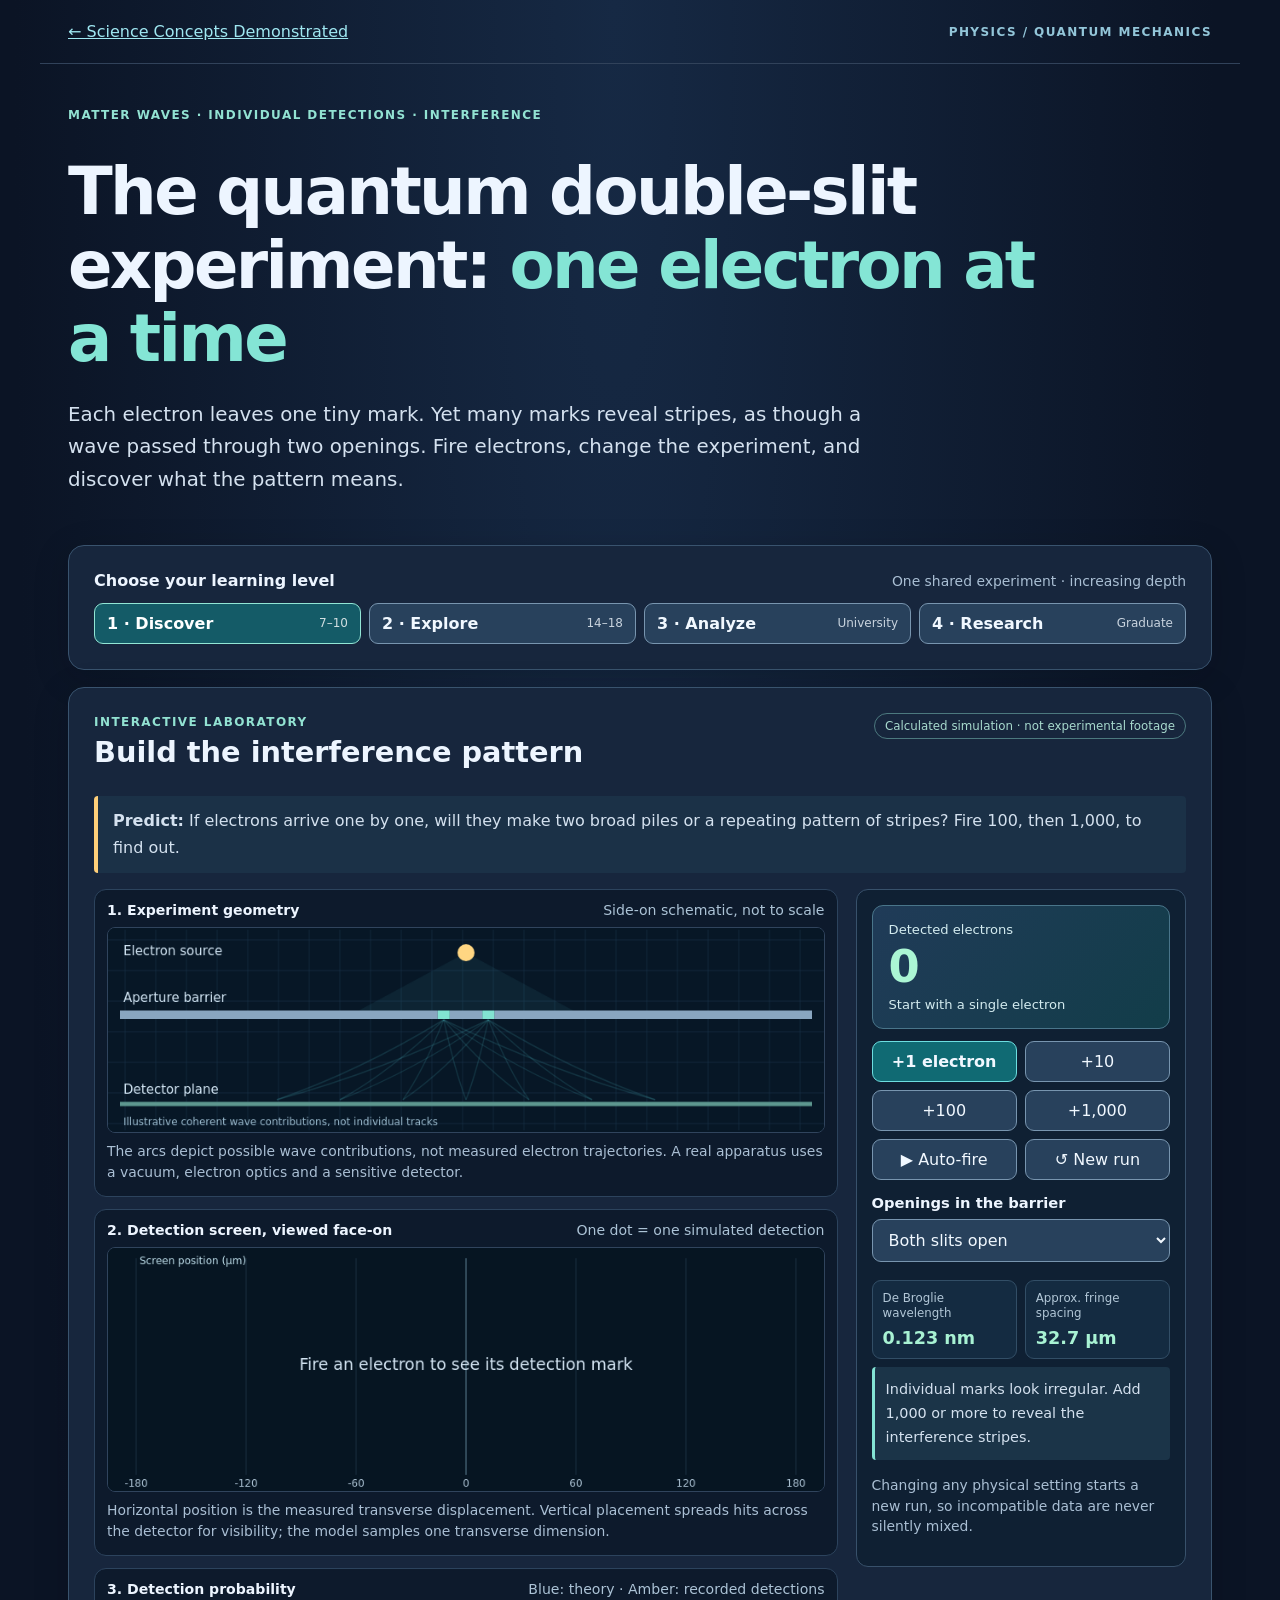
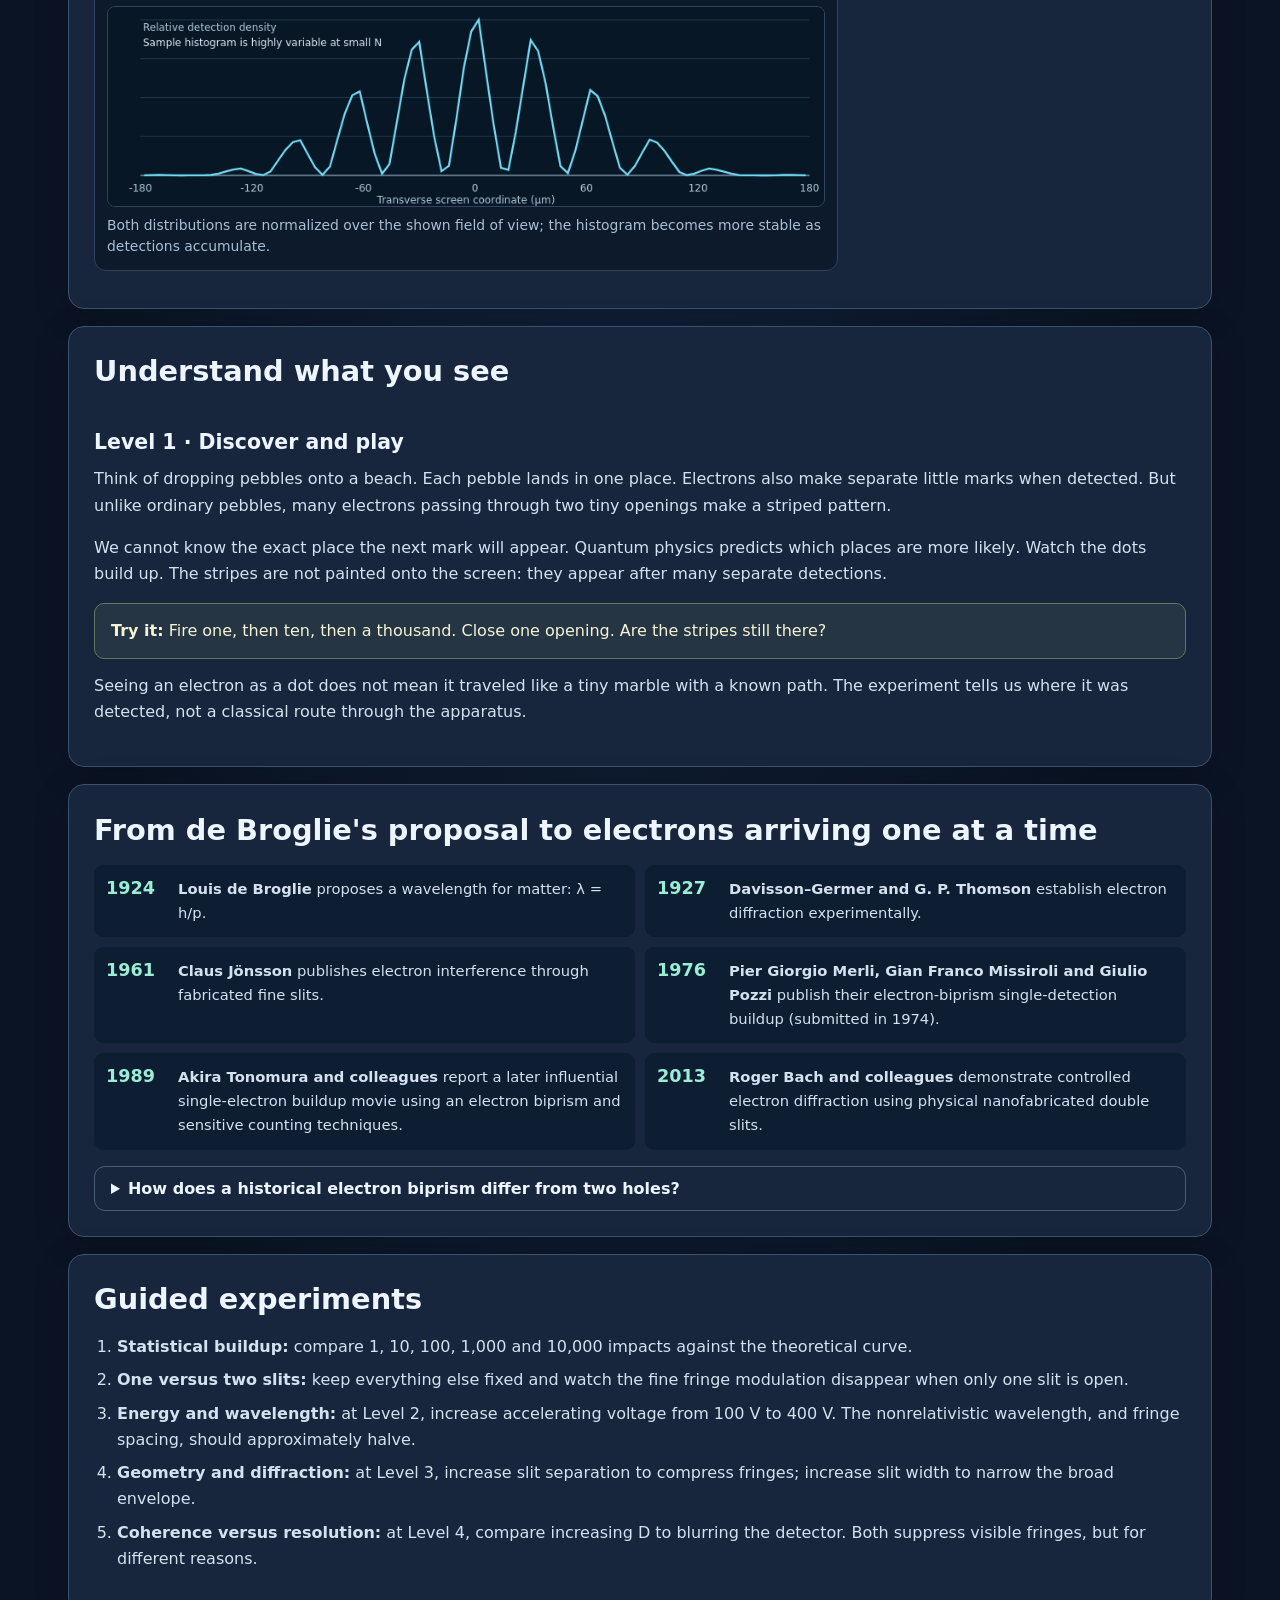
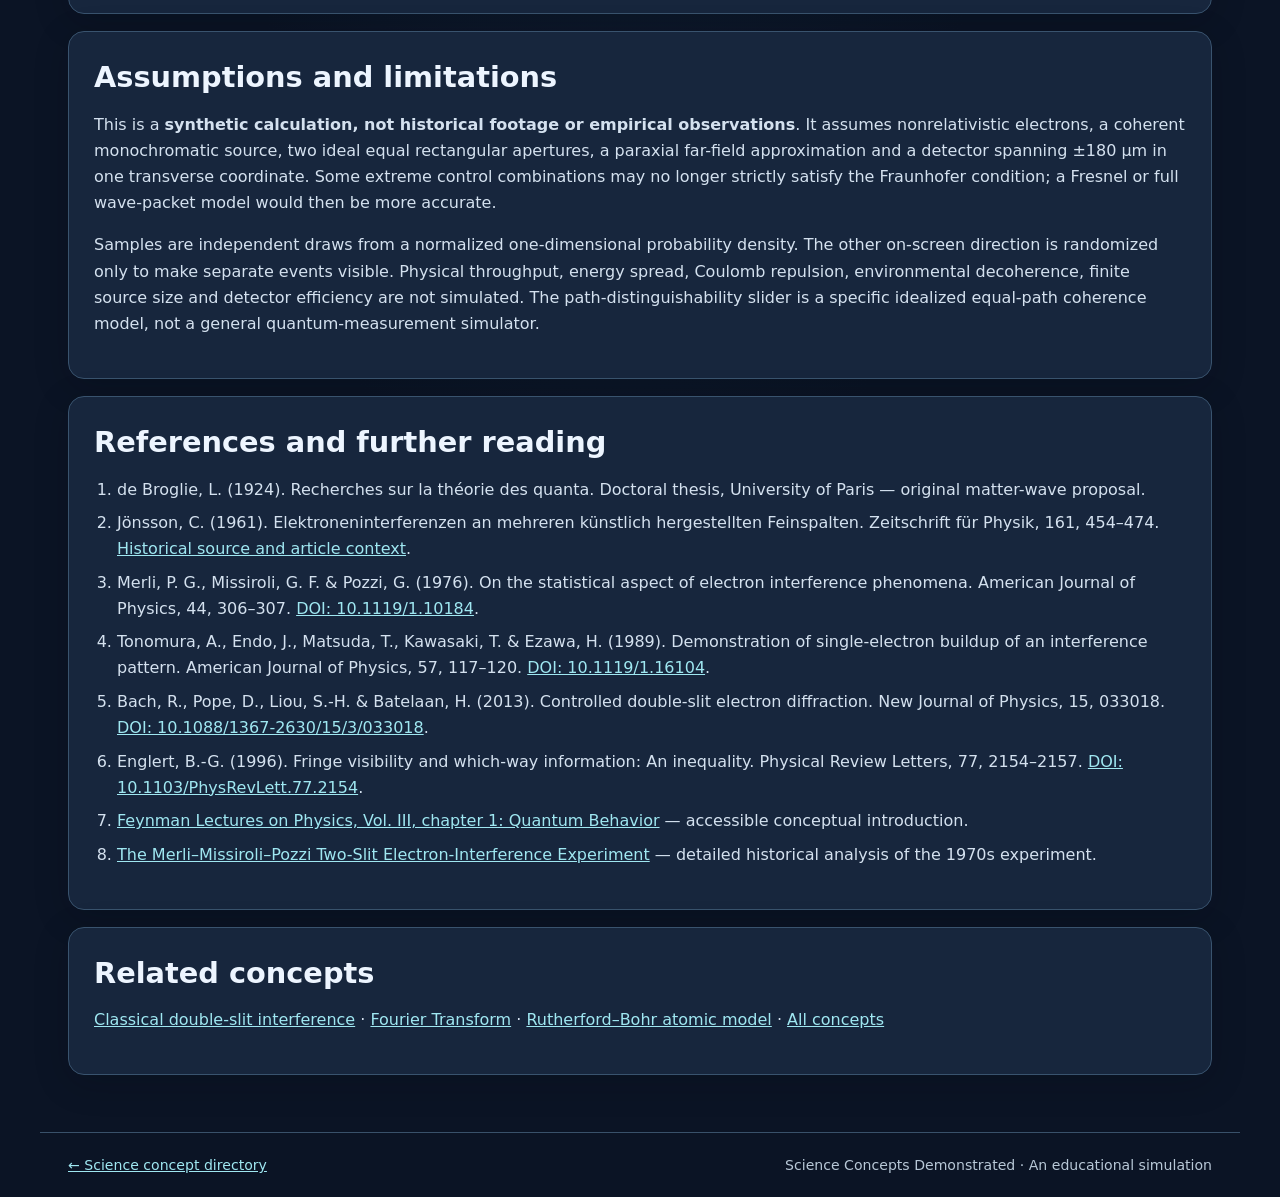
<file: docs/visualizations/quantum-electron-double-slit/index.html>
<!doctype html>
<html lang="en">
<head>
  <meta charset="utf-8">
  <meta name="viewport" content="width=device-width, initial-scale=1">
  <meta name="description" content="Fire individual electrons through an idealized double slit, watch quantum interference emerge, and study matter waves and historical electron-biprism experiments at four learning levels.">
  <meta name="theme-color" content="#0b1425">
  <title>Quantum double slit: one electron at a time | Science Concepts Demonstrated</title>
  <link rel="stylesheet" href="./styles.css">
  <script src="./simulation.js" defer></script>
</head>
<body>
  <a class="skip" href="#lab">Skip to the experiment</a>
  <header class="site-header">
    <a href="../../">← Science Concepts Demonstrated</a>
    <span>PHYSICS / QUANTUM MECHANICS</span>
  </header>
  <main>
    <div class="intro">
      <p class="eyebrow">MATTER WAVES · INDIVIDUAL DETECTIONS · INTERFERENCE</p>
      <h1>The quantum double-slit experiment: <em>one electron at a time</em></h1>
      <p class="lead">Each electron leaves one tiny mark. Yet many marks reveal stripes, as though a wave passed through two openings. Fire electrons, change the experiment, and discover what the pattern means.</p>
    </div>
    <nav class="level-nav panel" aria-label="Learning depth">
      <div class="nav-head"><strong>Choose your learning level</strong><span>One shared experiment · increasing depth</span></div>
      <div class="level-buttons" role="group" aria-label="Learning level">
        <button type="button" data-level="1" aria-pressed="true">1 · Discover <small>7–10</small></button>
        <button type="button" data-level="2" aria-pressed="false">2 · Explore <small>14–18</small></button>
        <button type="button" data-level="3" aria-pressed="false">3 · Analyze <small>University</small></button>
        <button type="button" data-level="4" aria-pressed="false">4 · Research <small>Graduate</small></button>
      </div>
    </nav>
    <section id="lab" class="panel" aria-labelledby="lab-title">
      <div class="section-head">
        <div><p class="eyebrow">INTERACTIVE LABORATORY</p><h2 id="lab-title">Build the interference pattern</h2></div>
        <span class="pill">Calculated simulation · not experimental footage</span>
      </div>
      <p class="challenge"><strong>Predict:</strong> If electrons arrive one by one, will they make two broad piles or a repeating pattern of stripes? Fire 100, then 1,000, to find out.</p>
      <div class="lab-grid">
        <div class="visuals">
          <figure class="visual-card">
            <figcaption><strong>1. Experiment geometry</strong><span>Side-on schematic, not to scale</span></figcaption>
            <canvas id="apparatus" width="840" height="240" role="img" aria-label="Illustrated electron source above a two-slit barrier, with schematic coherent wave components reaching a detector"></canvas>
            <p class="figure-note">The arcs depict possible wave contributions, <em>not</em> measured electron trajectories. A real apparatus uses a vacuum, electron optics and a sensitive detector.</p>
          </figure>
          <figure class="visual-card">
            <figcaption><strong>2. Detection screen, viewed face-on</strong><span>One dot = one simulated detection</span></figcaption>
            <canvas id="detector" width="840" height="285" role="img" aria-label="Individual simulated electron impacts accumulating into vertical interference stripes"></canvas>
            <p class="figure-note">Horizontal position is the measured transverse displacement. Vertical placement spreads hits across the detector for visibility; the model samples one transverse dimension.</p>
          </figure>
          <figure class="visual-card">
            <figcaption><strong>3. Detection probability</strong><span>Blue: theory · Amber: recorded detections</span></figcaption>
            <canvas id="distribution" width="840" height="234" role="img" aria-label="Theoretical detection density curve and histogram of accumulated simulated electron detections across the screen"></canvas>
            <p class="figure-note">Both distributions are normalized over the shown field of view; the histogram becomes more stable as detections accumulate.</p>
          </figure>
        </div>
        <aside class="control-panel" aria-label="Experiment controls">
          <div class="count-box"><span>Detected electrons</span><strong id="count" aria-label="Detected electron count">0</strong><span id="count-sub">Start with a single electron</span></div>
          <div class="action-grid">
            <button type="button" id="fire-one" class="primary">+1 electron</button>
            <button type="button" id="fire-ten">+10</button>
            <button type="button" id="fire-hundred">+100</button>
            <button type="button" id="fire-thousand">+1,000</button>
            <button type="button" id="auto" aria-pressed="false">▶ Auto-fire</button>
            <button type="button" id="clear">↺ New run</button>
          </div>
          <div class="control-group">
            <label for="slit-mode">Openings in the barrier</label>
            <select id="slit-mode">
              <option value="both">Both slits open</option>
              <option value="left">Only left slit</option>
              <option value="right">Only right slit</option>
            </select>
          </div>
          <div data-min-level="2" hidden>
            <div class="control-group"><label for="voltage">Accelerating voltage <output id="voltage-value" for="voltage">100 V</output></label><input id="voltage" type="range" min="50" max="500" step="10" value="100"></div>
            <div class="control-group"><label for="separation">Slit center separation <output id="separation-value" for="separation">1.20 µm</output></label><input id="separation" type="range" min="0.8" max="2.8" step="0.1" value="1.2"></div>
          </div>
          <div data-min-level="3" hidden>
            <div class="control-group"><label for="width">Each slit width <output id="width-value" for="width">0.25 µm</output></label><input id="width" type="range" min="0.1" max="0.6" step="0.05" value="0.25"></div>
            <div class="control-group"><label for="distance">Slit-to-screen distance <output id="distance-value" for="distance">0.32 m</output></label><input id="distance" type="range" min="0.2" max="0.65" step="0.01" value="0.32"></div>
            <div class="control-group"><label for="resolution">Detector position blur (σ) <output id="resolution-value" for="resolution">0.0 µm</output></label><input id="resolution" type="range" min="0" max="8" step="0.5" value="0"></div>
          </div>
          <div data-min-level="4" hidden>
            <div class="control-group"><label for="distinguishability">Which-path distinguishability (D) <output id="distinguishability-value" for="distinguishability">0.00</output></label><input id="distinguishability" type="range" min="0" max="1" step="0.05" value="0"></div>
            <p class="control-note">An ideal equal-path coherence model: D = 0 means no available path information; D = 1 means perfectly distinguishable path-marker states.</p>
          </div>
          <div class="metrics">
            <div><span>De Broglie wavelength</span><strong id="lambda-value">0.123 nm</strong></div>
            <div><span>Approx. fringe spacing</span><strong id="spacing-value">32.7 µm</strong></div>
            <div data-min-level="4" hidden><span>Ideal visibility before blur</span><strong id="visibility-value">1.00</strong></div>
          </div>
          <p id="feedback" class="feedback" aria-live="polite">Try one electron, then compare 100 and 1,000.</p>
          <p class="control-note">Changing any physical setting starts a new run, so incompatible data are never silently mixed.</p>
        </aside>
      </div>
    </section>
    <section class="panel explanations" aria-labelledby="explain-title">
      <h2 id="explain-title">Understand what you see</h2>
      <article id="level-1" class="level-content">
        <h3>Level 1 · Discover and play</h3>
        <p>Think of dropping pebbles onto a beach. Each pebble lands in one place. Electrons also make separate little marks when detected. But unlike ordinary pebbles, many electrons passing through two tiny openings make a striped pattern.</p>
        <p>We cannot know the exact place the next mark will appear. Quantum physics predicts <em>which places are more likely</em>. Watch the dots build up. The stripes are not painted onto the screen: they appear after many separate detections.</p>
        <div class="question"><strong>Try it:</strong> Fire one, then ten, then a thousand. Close one opening. Are the stripes still there?</div>
        <p>Seeing an electron as a dot does not mean it traveled like a tiny marble with a known path. The experiment tells us where it was detected, not a classical route through the apparatus.</p>
      </article>
      <article id="level-2" class="level-content" hidden>
        <h3>Level 2 · Explore and understand</h3>
        <p>In 1924, Louis de Broglie proposed that matter has a wavelength. An electron accelerated by a voltage U has momentum p and, at modest energies, wavelength <code>λ = h/p ≈ h/√(2mₑeU)</code>. Increasing voltage increases momentum, so the wavelength becomes shorter.</p>
        <p>The probability amplitudes associated with the two slits combine. They reinforce at some screen positions and oppose at others. A detection still occurs as one localized event, but repeated events are distributed according to the squared magnitude of the combined amplitude.</p>
        <p>Near the middle of the screen, neighboring fringe maxima are separated by approximately <code>Δx ≈ λL/d</code>, where L is screen distance and d the separation of slit centers. Increase d: fringes move closer together. Increase U: λ shrinks, so the fringes also move closer together.</p>
        <div class="question"><strong>Test a prediction:</strong> Keep the other settings fixed and double the voltage. Does the fringe spacing halve, or decrease by a factor of about √2? Verify with the numerical readout.</div>
        <p>Having a measurement system that can perfectly distinguish the two paths destroys their coherent interference term. Conscious observation is not required: interaction with a path marker suffices.</p>
      </article>
      <article id="level-3" class="level-content" hidden>
        <h3>Level 3 · Analyze and model</h3>
        <p>Assume a coherent, monochromatic paraxial electron beam, two identical uniformly transmitting rectangular slits of width a and center separation d, and a sufficiently distant screen. In the Fraunhofer approximation, the one-slit probability density is proportional to <code>sinc²(πa sinθ/λ)</code>. For two equally weighted, coherent slits:</p>
        <p class="equation">P₂(x) ∝ sinc²(β) cos²(α), &nbsp; β = πa sinθ/λ, &nbsp; α = πd sinθ/λ.</p>
        <p>Here <code>sinc(z) = sin(z)/z</code> with <code>sinc(0) = 1</code>, and <code>sinθ = x/√(L² + x²)</code>. The familiar <code>cos²</code> expression is proportional to <code>[1 + cos(2α)]/2</code>; this is the form computed by the simulator. The density is numerically normalized on a finite detector window of ±180 µm, so the graph does not represent absolute beam throughput.</p>
        <p>The detector blur control convolves the ideal transverse density with a Gaussian point-spread function of standard deviation σ, truncated and renormalized at the window edges. Individual impacts are sampled from the <em>same blurred distribution</em> plotted in blue. A histogram of N samples fluctuates around it and converges statistically as N grows.</p>
        <p>For acceleration from rest, <code>p ≈ √(2mₑeU)</code> assumes negligible relativistic corrections, while <code>λ = h/p</code> remains valid more generally. The geometry uses an ideal free-space model and omits electron-optical magnification, aperture charging, and source coherence limitations.</p>
        <div class="question"><strong>Quantitative experiment:</strong> Change slit width a. Predict the first zero of the diffraction envelope at approximately <code>|x| ≈ λL/a</code>, then inspect how the outer fringes disappear.</div>
      </article>
      <article id="level-4" class="level-content" hidden>
        <h3>Level 4 · Investigate and research</h3>
        <p>For equal-amplitude coherent paths the post-aperture state can be represented schematically as <code>(|1⟩ + |2⟩)/√2</code>. If the paths become entangled with a marker, the joint state takes the form <code>(|1⟩|m₁⟩ + |2⟩|m₂⟩)/√2</code>. Tracing out an unread marker reduces the off-diagonal coherence by the overlap <code>γ = |⟨m₁|m₂⟩|</code>.</p>
        <p>For a pure, ideal, equally populated two-path marker model, the path distinguishability D and coherence obey <code>γ = √(1 − D²)</code>. The program uses the envelope-weighted expression</p>
        <p class="equation">P(x) ∝ sinc²(β) [1 + γ cos(2α)] / 2, &nbsp; γ = √(1 − D²).</p>
        <p>Before finite-resolution blur, the local two-beam visibility in this ideal equal-intensity case is V = γ. The general visibility–distinguishability bound is <code>V² + D² ≤ 1</code> (Englert, 1996). Finite slit width, unequal beam strengths, averaging, decoherence and detector resolution can reduce measured visibility further. The slider models an ideal path marker; it does <em>not</em> calculate a physical microscopic detector interaction.</p>
        <p>More rigorous treatments propagate an initial wave packet through a potential using the time-dependent Schrödinger equation or a propagator, account for source transverse coherence and energy spread, and compute the instrument response. A charged electron interacting with material edges may acquire extra phases. This page instead uses a transparent, stationary Fraunhofer probability model.</p>
        <p><strong>Historical apparatus distinction:</strong> Merli, Missiroli and Pozzi used an electron <em>biprism</em>, not two machined openings. A biased fine filament between grounded plates deflects two coherent portions of an electron wave toward an overlap region; the detection pattern then builds up one event at a time. Jönsson's earlier slit experiment (1961), the 1976 Bologna result, Tonomura's 1989 biprism result and Bach and colleagues' 2013 controlled physical double-slit experiment answer related but technically distinct questions.</p>
        <div class="question"><strong>Research question:</strong> Keep both slits open. Increase D toward 1. Why is the broad diffraction envelope retained while the fine interference fringes disappear? Compare this to increasing detector blur: the graphs can look similar, but the underlying physical mechanisms differ.</div>
        <p>The observations do not uniquely select Copenhagen, Bohmian, many-worlds or another empirically equivalent interpretation. “An electron literally took both paths” is interpretation-dependent language; the experimentally supported statement concerns interfering amplitudes and their detection probabilities.</p>
      </article>
    </section>
    <section class="panel" aria-labelledby="history-title">
      <h2 id="history-title">From de Broglie's proposal to electrons arriving one at a time</h2>
      <div class="timeline">
        <div><time datetime="1924">1924</time><p><strong>Louis de Broglie</strong> proposes a wavelength for matter: λ = h/p.</p></div>
        <div><time datetime="1927">1927</time><p><strong>Davisson–Germer and G. P. Thomson</strong> establish electron diffraction experimentally.</p></div>
        <div><time datetime="1961">1961</time><p><strong>Claus Jönsson</strong> publishes electron interference through fabricated fine slits.</p></div>
        <div><time datetime="1976">1976</time><p><strong>Pier Giorgio Merli, Gian Franco Missiroli and Giulio Pozzi</strong> publish their electron-biprism single-detection buildup (submitted in 1974).</p></div>
        <div><time datetime="1989">1989</time><p><strong>Akira Tonomura and colleagues</strong> report a later influential single-electron buildup movie using an electron biprism and sensitive counting techniques.</p></div>
        <div><time datetime="2013">2013</time><p><strong>Roger Bach and colleagues</strong> demonstrate controlled electron diffraction using physical nanofabricated double slits.</p></div>
      </div>
      <details>
        <summary>How does a historical electron biprism differ from two holes?</summary>
        <div class="biprism">
          <svg viewBox="0 0 640 190" role="img" aria-labelledby="bip-title bip-desc">
            <title id="bip-title">Electron biprism schematic</title><desc id="bip-desc">A coherent electron beam encounters a positively biased wire between grounded electrodes. Deflected wave components overlap at a detector.</desc>
            <rect x="0" y="0" width="640" height="190" rx="10" fill="#0a1d30"/>
            <circle cx="42" cy="95" r="9" fill="#ffd888"/><text x="9" y="125" fill="#c8dced" font-size="13">Source</text>
            <path d="M52 95L310 63L570 90M52 95L310 127L570 100" fill="none" stroke="#69dfe7" stroke-width="3"/>
            <rect x="297" y="12" width="8" height="36" rx="2" fill="#839fbf"/><rect x="297" y="142" width="8" height="36" rx="2" fill="#839fbf"/>
            <circle cx="301" cy="95" r="9" fill="#fcae70"/><text x="282" y="79" fill="#f7c199" font-size="17">+</text>
            <rect x="572" y="29" width="8" height="131" fill="#9fe4d4"/>
            <text x="255" y="12" fill="#e1eaff" font-size="11">Grounded plates</text><text x="245" y="189" fill="#e1eaff" font-size="11">Biased fine filament</text><text x="550" y="178" fill="#e1eaff" font-size="11">Screen</text>
          </svg>
          <p>The filament and electrodes deflect electron-wave components electrostatically so they overlap. This diagram is an idealized explanatory schematic; it is not to scale, and the blue lines are not individual electron paths.</p>
        </div>
      </details>
    </section>
    <section class="panel">
      <h2>Guided experiments</h2>
      <ol>
        <li><strong>Statistical buildup:</strong> compare 1, 10, 100, 1,000 and 10,000 impacts against the theoretical curve.</li>
        <li><strong>One versus two slits:</strong> keep everything else fixed and watch the fine fringe modulation disappear when only one slit is open.</li>
        <li><strong>Energy and wavelength:</strong> at Level 2, increase accelerating voltage from 100 V to 400 V. The nonrelativistic wavelength, and fringe spacing, should approximately halve.</li>
        <li><strong>Geometry and diffraction:</strong> at Level 3, increase slit separation to compress fringes; increase slit width to narrow the broad envelope.</li>
        <li><strong>Coherence versus resolution:</strong> at Level 4, compare increasing D to blurring the detector. Both suppress visible fringes, but for different reasons.</li>
      </ol>
    </section>
    <section class="panel">
      <h2>Assumptions and limitations</h2>
      <p>This is a <strong>synthetic calculation, not historical footage or empirical observations</strong>. It assumes nonrelativistic electrons, a coherent monochromatic source, two ideal equal rectangular apertures, a paraxial far-field approximation and a detector spanning ±180 µm in one transverse coordinate. Some extreme control combinations may no longer strictly satisfy the Fraunhofer condition; a Fresnel or full wave-packet model would then be more accurate.</p>
      <p>Samples are independent draws from a normalized one-dimensional probability density. The other on-screen direction is randomized only to make separate events visible. Physical throughput, energy spread, Coulomb repulsion, environmental decoherence, finite source size and detector efficiency are not simulated. The path-distinguishability slider is a specific idealized equal-path coherence model, not a general quantum-measurement simulator.</p>
    </section>
    <section class="panel references">
      <h2>References and further reading</h2>
      <ol>
        <li>de Broglie, L. (1924). <em>Recherches sur la théorie des quanta</em>. Doctoral thesis, University of Paris — original matter-wave proposal.</li>
        <li>Jönsson, C. (1961). <em>Elektroneninterferenzen an mehreren künstlich hergestellten Feinspalten</em>. <em>Zeitschrift für Physik</em>, 161, 454–474. <a href="https://www.leifiphysik.de/quantenphysik/quantenobjekt-elektron/geschichte/originalarbeit-von-joensson">Historical source and article context</a>.</li>
        <li>Merli, P. G., Missiroli, G. F. &amp; Pozzi, G. (1976). On the statistical aspect of electron interference phenomena. <em>American Journal of Physics</em>, 44, 306–307. <a href="https://doi.org/10.1119/1.10184">DOI: 10.1119/1.10184</a>.</li>
        <li>Tonomura, A., Endo, J., Matsuda, T., Kawasaki, T. &amp; Ezawa, H. (1989). Demonstration of single-electron buildup of an interference pattern. <em>American Journal of Physics</em>, 57, 117–120. <a href="https://doi.org/10.1119/1.16104">DOI: 10.1119/1.16104</a>.</li>
        <li>Bach, R., Pope, D., Liou, S.-H. &amp; Batelaan, H. (2013). Controlled double-slit electron diffraction. <em>New Journal of Physics</em>, 15, 033018. <a href="https://doi.org/10.1088/1367-2630/15/3/033018">DOI: 10.1088/1367-2630/15/3/033018</a>.</li>
        <li>Englert, B.-G. (1996). Fringe visibility and which-way information: An inequality. <em>Physical Review Letters</em>, 77, 2154–2157. <a href="https://doi.org/10.1103/PhysRevLett.77.2154">DOI: 10.1103/PhysRevLett.77.2154</a>.</li>
        <li><a href="https://www.feynmanlectures.caltech.edu/III_01.html">Feynman Lectures on Physics, Vol. III, chapter 1: Quantum Behavior</a> — accessible conceptual introduction.</li>
        <li><a href="https://pmc.ncbi.nlm.nih.gov/articles/PMC4617474/">The Merli–Missiroli–Pozzi Two-Slit Electron-Interference Experiment</a> — detailed historical analysis of the 1970s experiment.</li>
      </ol>
    </section>
    <section class="panel"><h2>Related concepts</h2><p><a href="../classical-double-slit-experiment/">Classical double-slit interference</a> · <a href="../fourier-transform/">Fourier Transform</a> · <a href="../rutherford-bohr-atomic-model/">Rutherford–Bohr atomic model</a> · <a href="../../">All concepts</a></p></section>
  </main>
  <footer><a href="../../">← Science concept directory</a><span>Science Concepts Demonstrated · An educational simulation</span></footer>
  <noscript><p class="no-script">Enable JavaScript to operate the single-electron simulation. The explanations and references remain readable without it.</p></noscript>
</body>
</html>
</file>
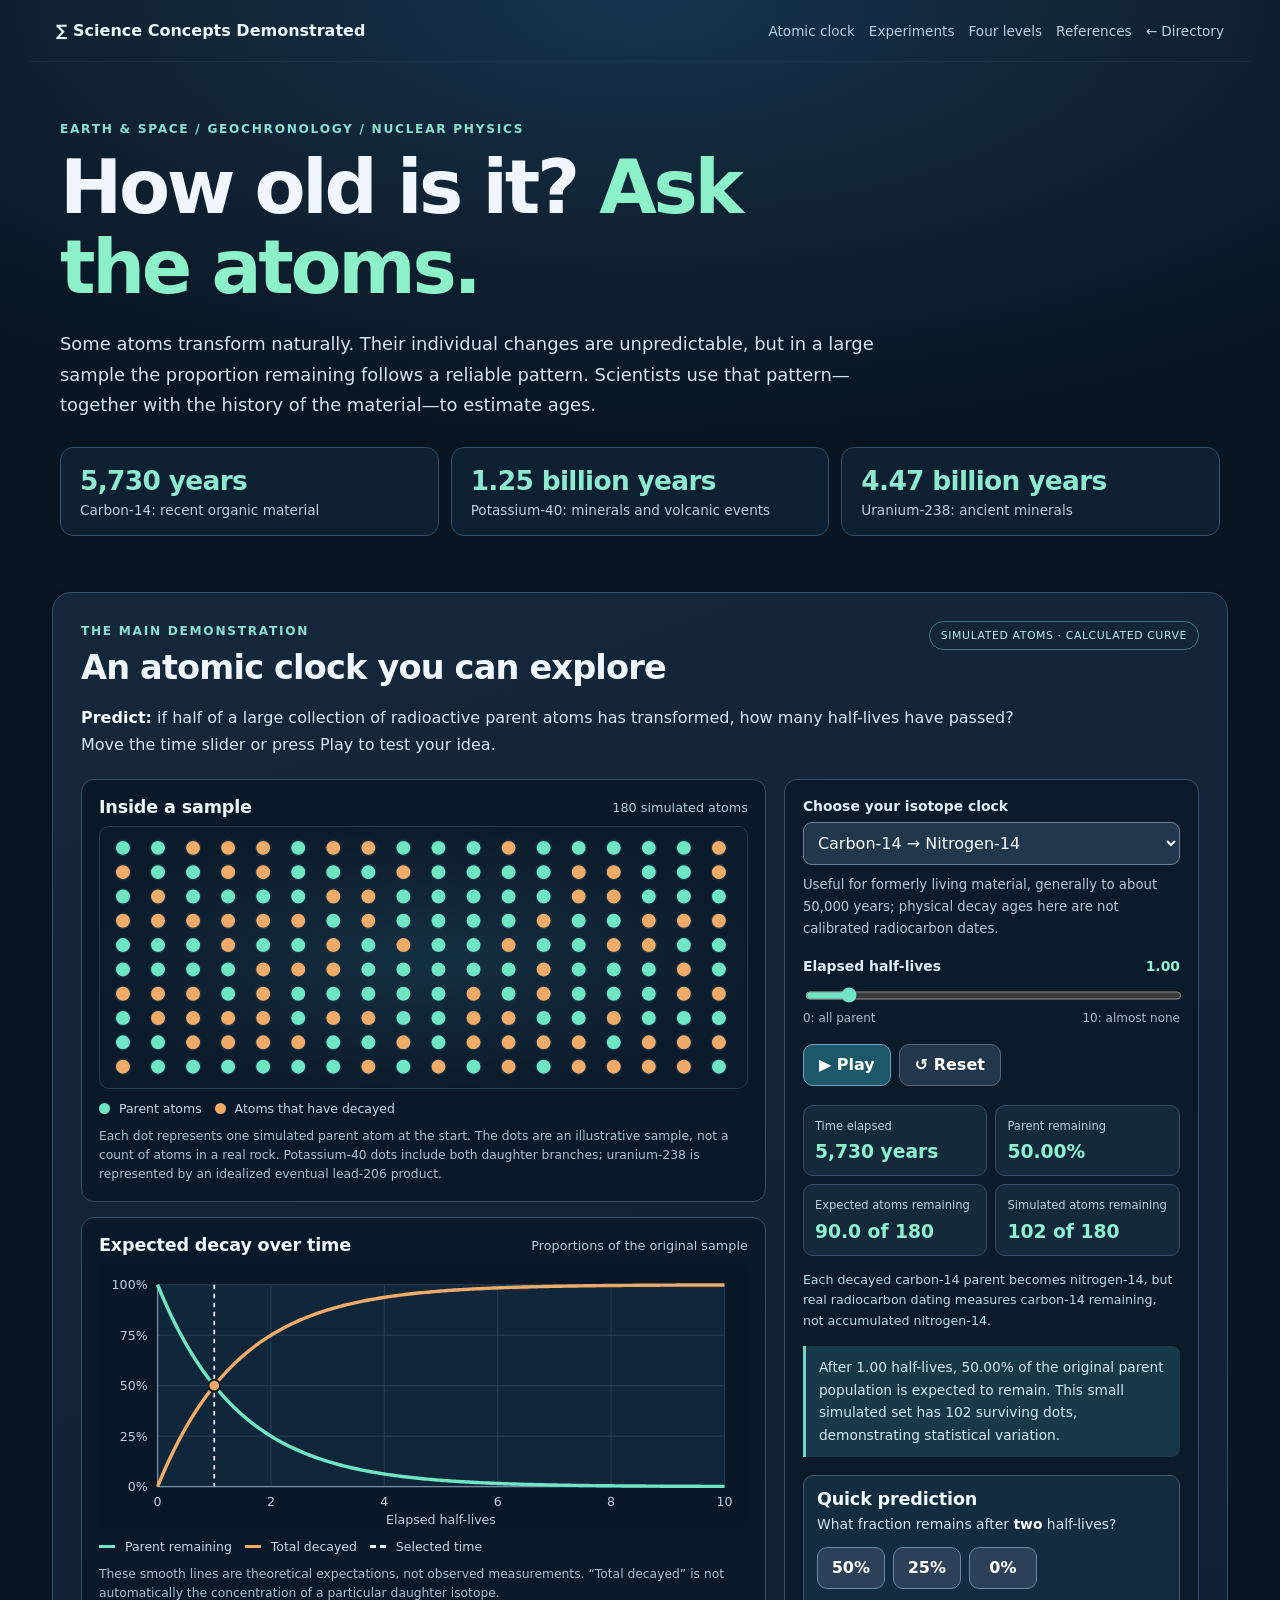
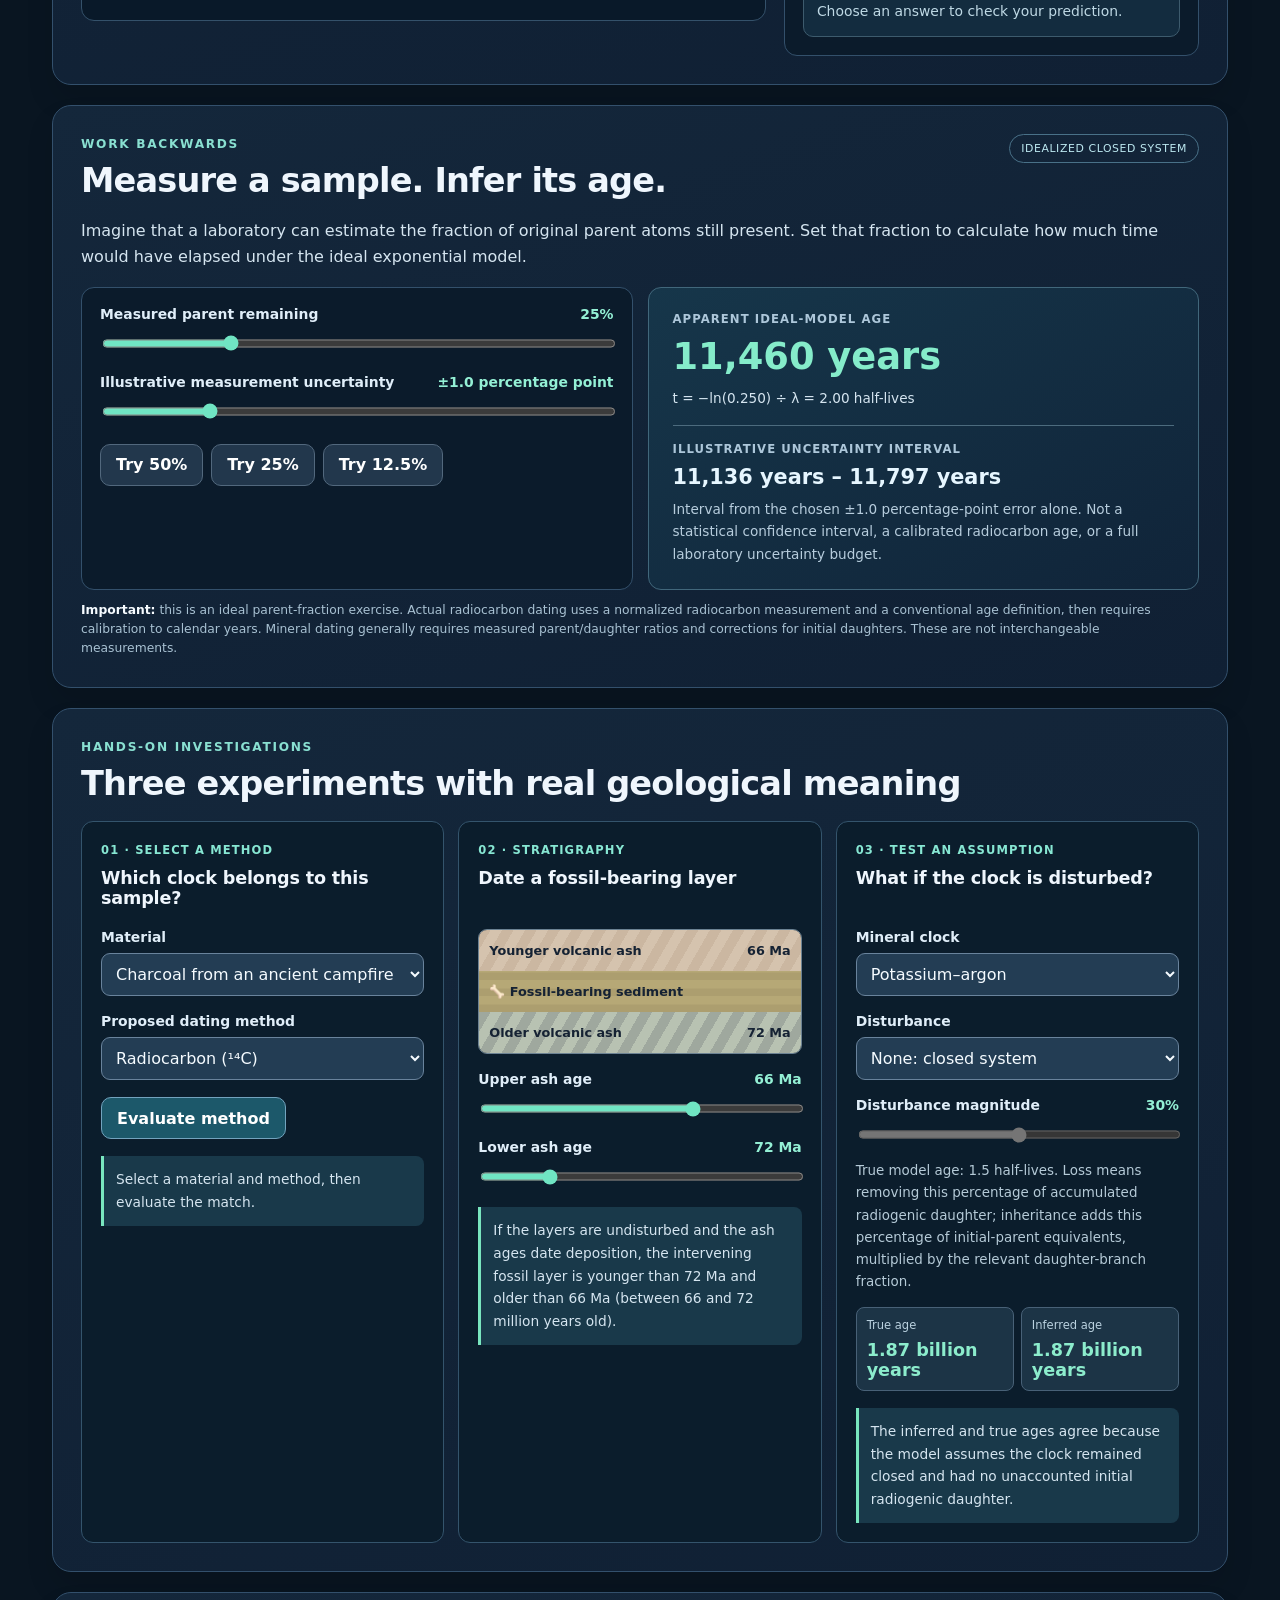
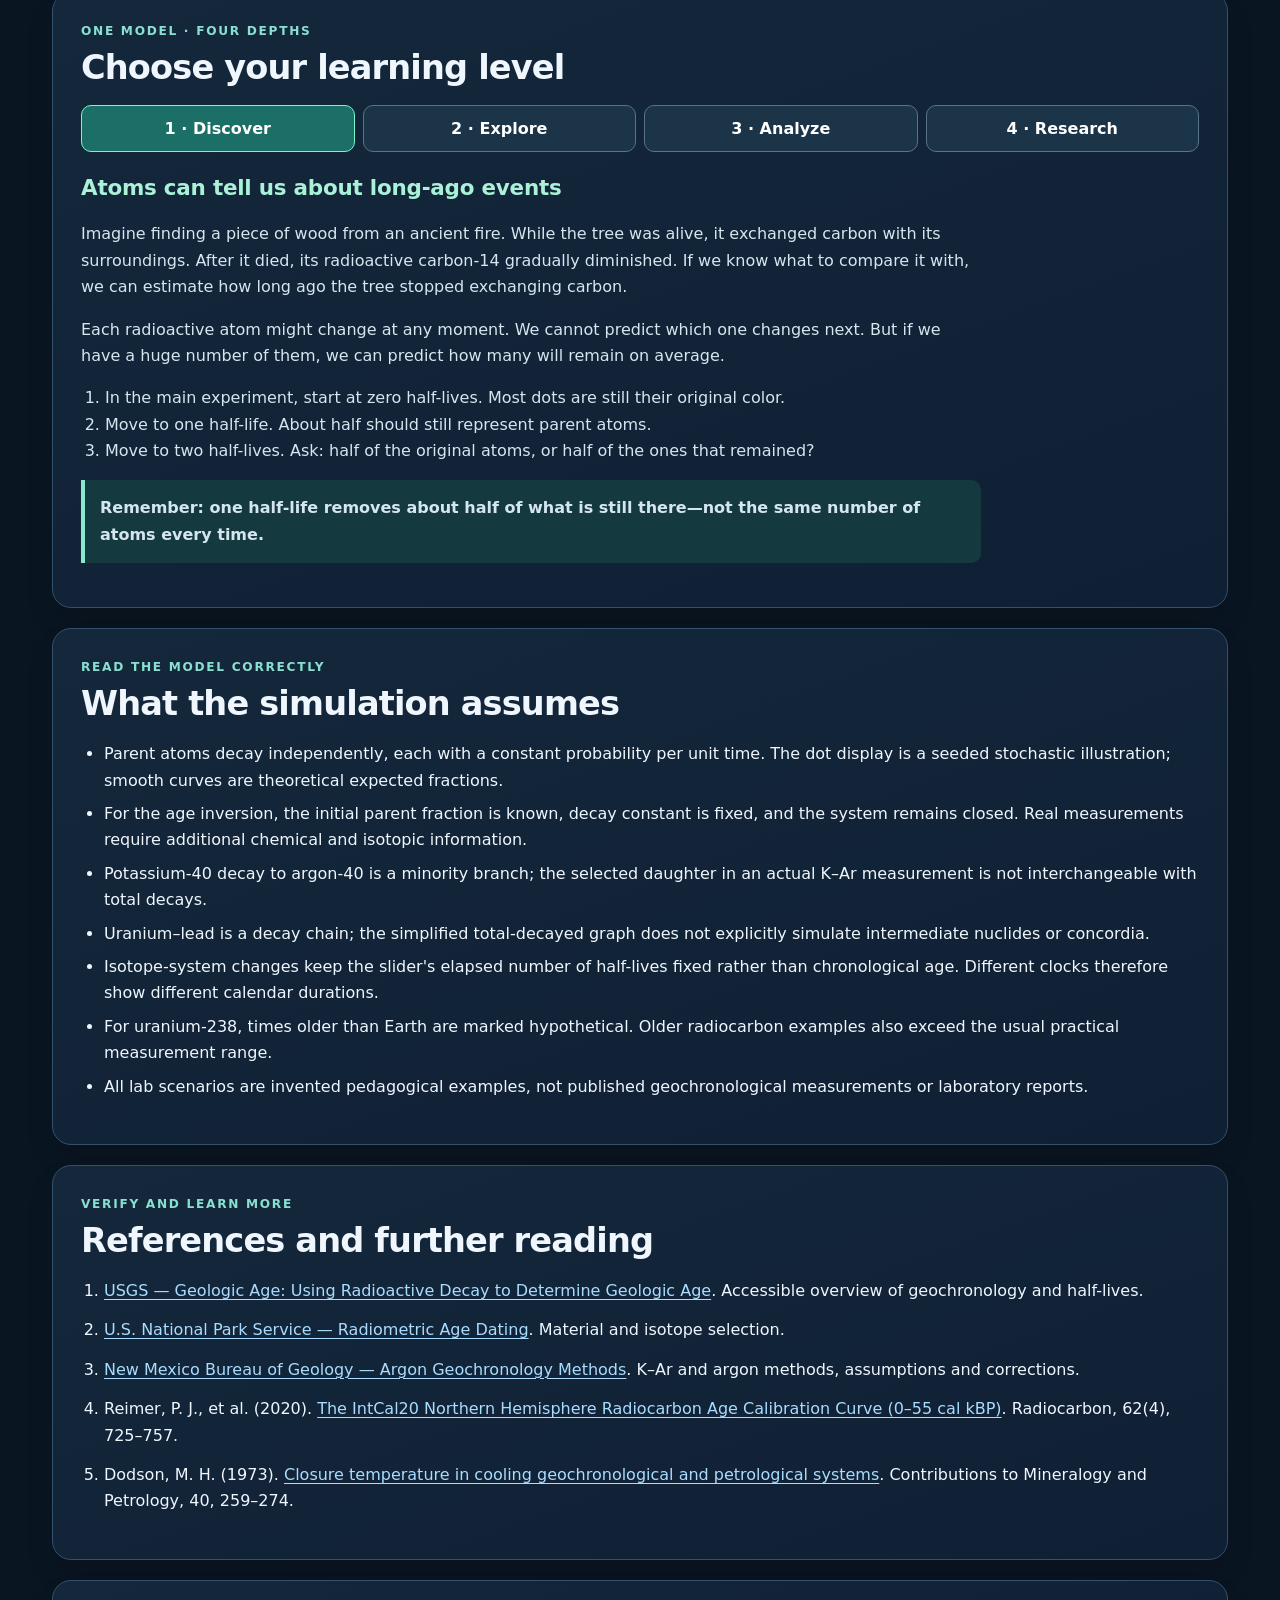
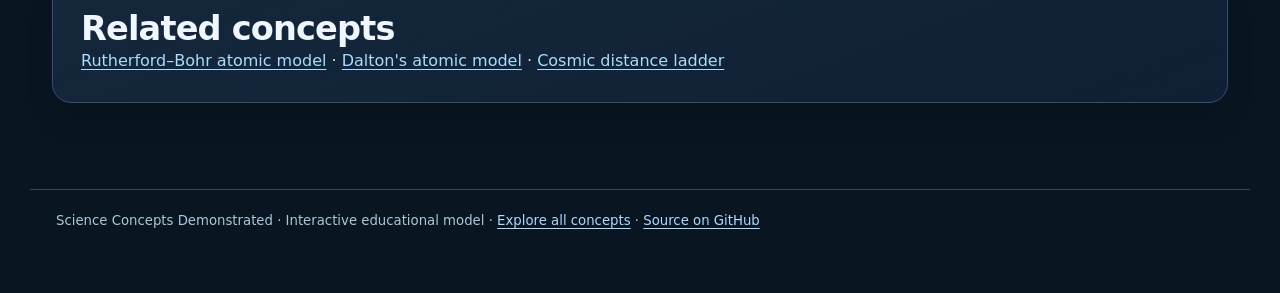
<file: docs/visualizations/radiometric-dating/index.html>
<!doctype html>
<html lang="en">
<head>
  <meta charset="utf-8">
  <meta name="viewport" content="width=device-width, initial-scale=1">
  <meta name="theme-color" content="#0b1727">
  <meta name="description" content="Explore radiometric dating through a simulated atomic clock, half-life graphs, three isotope systems, geological layers and scientific uncertainty at four learning levels.">
  <title>Radiometric Dating: Earth's Atomic Clocks | Science Concepts Demonstrated</title>
  <link rel="stylesheet" href="style.css">
  <script src="app.js" defer></script>
</head>
<body>
  <a class="skip-link" href="#experiment">Skip to the experiment</a>
  <header class="site-header">
    <a class="brand" href="../../">∑ Science Concepts Demonstrated</a>
    <nav aria-label="Page navigation">
      <a href="#experiment">Atomic clock</a><a href="#activities">Experiments</a>
      <a href="#learn">Four levels</a><a href="#sources">References</a>
      <a href="../../#category-earth-and-space">← Directory</a>
    </nav>
  </header>
  <main>
    <section class="hero">
      <p class="eyebrow">EARTH &amp; SPACE / GEOCHRONOLOGY / NUCLEAR PHYSICS</p>
      <h1>How old is it? <em>Ask the atoms.</em></h1>
      <p class="lead">Some atoms transform naturally. Their individual changes are unpredictable, but in a large sample the proportion remaining follows a reliable pattern. Scientists use that pattern—together with the history of the material—to estimate ages.</p>
      <div class="stat-row" aria-label="Three natural atomic clocks">
        <div><strong>5,730 years</strong><span>Carbon-14: recent organic material</span></div>
        <div><strong>1.25 billion years</strong><span>Potassium-40: minerals and volcanic events</span></div>
        <div><strong>4.47 billion years</strong><span>Uranium-238: ancient minerals</span></div>
      </div>
    </section>

    <section id="experiment" class="panel lab" aria-labelledby="lab-title">
      <div class="section-head"><div><p class="eyebrow">THE MAIN DEMONSTRATION</p><h2 id="lab-title">An atomic clock you can explore</h2></div><span class="tag">SIMULATED ATOMS · CALCULATED CURVE</span></div>
      <p class="panel-intro"><strong>Predict:</strong> if half of a large collection of radioactive parent atoms has transformed, how many half-lives have passed? Move the time slider or press Play to test your idea.</p>
      <div class="lab-layout">
        <div class="visual-column">
          <div class="visual-card">
            <div class="visual-title"><h3>Inside a sample</h3><span id="sample-count">180 simulated atoms</span></div>
            <svg id="atoms-svg" viewBox="0 0 620 250" role="img" aria-label="An illustrative population of 180 atoms changing from parent to decayed state; individual simulated decay events vary randomly around the calculated expectation."><title>Simulated radioactive atoms</title></svg>
            <div class="legend"><span><i class="dot parent-dot"></i> Parent atoms</span><span><i class="dot daughter-dot"></i> Atoms that have decayed</span></div>
            <p class="figure-note">Each dot represents one simulated parent atom at the start. The dots are an illustrative sample, not a count of atoms in a real rock. Potassium-40 dots include <em>both</em> daughter branches; uranium-238 is represented by an idealized eventual lead-206 product.</p>
          </div>
          <div class="visual-card">
            <div class="visual-title"><h3>Expected decay over time</h3><span>Proportions of the original sample</span></div>
            <svg id="decay-chart" viewBox="0 0 720 292" role="img" aria-label="Calculated exponential parent fraction and cumulative decayed fraction from zero to ten half-lives with a moving time indicator."><title>Exponential decay curves</title></svg>
            <div class="legend"><span><i class="line-key parent-line"></i> Parent remaining</span><span><i class="line-key daughter-line"></i> Total decayed</span><span><i class="line-key cursor-line"></i> Selected time</span></div>
            <p class="figure-note">These smooth lines are theoretical expectations, not observed measurements. “Total decayed” is not automatically the concentration of a particular daughter isotope.</p>
          </div>
        </div>
        <div class="controls">
          <label for="clock">Choose your isotope clock</label>
          <select id="clock">
            <option value="c14">Carbon-14 → Nitrogen-14</option>
            <option value="k40">Potassium-40 → Argon-40 / Calcium-40</option>
            <option value="u238">Uranium-238 → Lead-206 (decay chain)</option>
          </select>
          <p id="clock-description" class="control-hint">A clock for formerly living material. Its useful range is limited.</p>
          <label for="elapsed">Elapsed half-lives <output id="elapsed-value" for="elapsed">1.00</output></label>
          <input id="elapsed" type="range" min="0" max="10" step="0.05" value="1" aria-describedby="elapsed-hint">
          <div class="range-ends" id="elapsed-hint"><span>0: all parent</span><span>10: almost none</span></div>
          <div class="actions"><button id="play" type="button" aria-pressed="false">▶ Play</button><button id="reset" type="button" class="secondary">↺ Reset</button></div>
          <div class="readout-grid" aria-live="off">
            <div><span>Time elapsed</span><strong id="age-value">5,730 years</strong></div>
            <div><span>Parent remaining</span><strong id="parent-value">50.00%</strong></div>
            <div><span>Expected atoms remaining</span><strong id="expected-value">90 of 180</strong></div>
            <div><span>Simulated atoms remaining</span><strong id="actual-value">—</strong></div>
          </div>
          <p id="branch-output" class="branch-note"></p>
          <p id="lab-feedback" class="feedback" role="status" aria-live="polite">After one half-life, 50% of the original parent population is expected to remain.</p>
          <p id="age-warning" class="warning" hidden></p>
          <div class="mini-experiment"><h3>Quick prediction</h3><p>What fraction remains after <strong>two</strong> half-lives?</p>
            <div class="choice-row" role="group" aria-label="Predict the remaining parent fraction">
              <button type="button" data-predict="50">50%</button>
              <button type="button" data-predict="25">25%</button>
              <button type="button" data-predict="0">0%</button>
            </div><p id="prediction-feedback" role="status" aria-live="polite">Choose an answer to check your prediction.</p>
          </div>
        </div>
      </div>
    </section>

    <section class="panel" id="age-lab" aria-labelledby="age-title">
      <div class="section-head"><div><p class="eyebrow">WORK BACKWARDS</p><h2 id="age-title">Measure a sample. Infer its age.</h2></div><span class="tag">IDEALIZED CLOSED SYSTEM</span></div>
      <p>Imagine that a laboratory can estimate the fraction of original parent atoms still present. Set that fraction to calculate how much time would have elapsed under the ideal exponential model.</p>
      <div class="two-col">
        <div class="controls inset">
          <label for="measured">Measured parent remaining <output id="measured-value" for="measured">25%</output></label>
          <input id="measured" type="range" min="1" max="100" step="0.5" value="25">
          <label for="uncertainty">Illustrative measurement uncertainty <output id="uncertainty-value" for="uncertainty">±1.0 percentage point</output></label>
          <input id="uncertainty" type="range" min="0" max="5" step="0.5" value="1">
          <div class="actions">
            <button type="button" data-fraction="50" class="secondary">Try 50%</button>
            <button type="button" data-fraction="25" class="secondary">Try 25%</button>
            <button type="button" data-fraction="12.5" class="secondary">Try 12.5%</button>
          </div>
        </div>
        <div class="result-card">
          <span class="small-label">APPARENT IDEAL-MODEL AGE</span>
          <strong id="inferred-age">11,460 years</strong>
          <p id="inferred-equation">t = −ln(0.25) ÷ λ = 2.00 half-lives</p>
          <div class="result-rule"></div>
          <span class="small-label">ILLUSTRATIVE UNCERTAINTY INTERVAL</span>
          <strong class="smaller" id="inferred-range">—</strong>
          <p class="fine" id="range-note">This interval propagates only the chosen parent-fraction error. It is not a calibrated confidence interval and excludes systematic effects and decay-constant uncertainty.</p>
        </div>
      </div>
      <p class="figure-note"><strong>Important:</strong> this is an ideal parent-fraction exercise. Actual radiocarbon dating uses a normalized radiocarbon measurement and a conventional age definition, then requires calibration to calendar years. Mineral dating generally requires measured parent/daughter ratios and corrections for initial daughters. These are not interchangeable measurements.</p>
    </section>

    <section class="panel" id="activities" aria-labelledby="activities-title">
      <div class="section-head"><div><p class="eyebrow">HANDS-ON INVESTIGATIONS</p><h2 id="activities-title">Three experiments with real geological meaning</h2></div></div>
      <div class="activity-grid">
        <article class="activity">
          <p class="activity-index">01 · SELECT A METHOD</p><h3>Which clock belongs to this sample?</h3>
          <label for="material">Material</label>
          <select id="material"><option value="wood">Charcoal from an ancient campfire</option><option value="ash">Minerals in a volcanic ash layer</option><option value="zircon">Zircon crystal in an old rock</option><option value="fossil">Dinosaur bone in sedimentary rock</option></select>
          <label for="method">Proposed dating method</label>
          <select id="method"><option value="c14">Radiocarbon (¹⁴C)</option><option value="k40">Potassium–argon (⁴⁰K–⁴⁰Ar)</option><option value="u238">Uranium–lead (U–Pb)</option></select>
          <button id="method-check" type="button">Evaluate method</button>
          <p id="method-result" class="activity-result" role="status" aria-live="polite">Select a material and method, then evaluate the match.</p>
        </article>
        <article class="activity">
          <p class="activity-index">02 · STRATIGRAPHY</p><h3>Date a fossil-bearing layer</h3>
          <div class="strata" aria-label="Schematic rock layers: younger dated volcanic ash above a fossil-bearing sedimentary layer, older dated ash below">
            <div class="stratum ash younger">Younger volcanic ash <span id="upper-layer-label">66 Ma</span></div>
            <div class="stratum fossil">🦴 Fossil-bearing sediment</div>
            <div class="stratum ash older">Older volcanic ash <span id="lower-layer-label">72 Ma</span></div>
          </div>
          <label for="upper-layer">Upper ash age <output id="upper-value">66 Ma</output></label>
          <input id="upper-layer" type="range" min="60" max="69" step="1" value="66">
          <label for="lower-layer">Lower ash age <output id="lower-value">72 Ma</output></label>
          <input id="lower-layer" type="range" min="70" max="80" step="1" value="72">
          <p id="strata-result" class="activity-result" aria-live="polite">If the layers are undisturbed, the fossil layer lies between 66 and 72 million years old.</p>
        </article>
        <article class="activity">
          <p class="activity-index">03 · TEST AN ASSUMPTION</p><h3>What if the clock is disturbed?</h3>
          <label for="mineral-clock">Mineral clock</label>
          <select id="mineral-clock"><option value="k40">Potassium–argon</option><option value="u238">Uranium–lead</option></select>
          <label for="disturbance">Disturbance</label>
          <select id="disturbance"><option value="closed">None: closed system</option><option value="loss">Loss of radiogenic daughter atoms</option><option value="inherit">Additional inherited daughter atoms</option></select>
          <label for="disturbance-amount">Disturbance magnitude <output id="disturbance-value">30%</output></label>
          <input id="disturbance-amount" type="range" min="0" max="60" step="5" value="30">
          <p class="fine">True model age: 1.5 half-lives. Loss means removing this percentage of accumulated radiogenic daughter; inheritance adds this percentage of initial-parent equivalents, multiplied by the relevant daughter-branch fraction.</p>
          <div class="comparison"><div><span>True age</span><strong id="true-age">—</strong></div><div><span>Inferred age</span><strong id="apparent-age">—</strong></div></div>
          <p id="disturbance-result" class="activity-result" aria-live="polite">Test whether changing the isotope inventory changes the inferred age.</p>
        </article>
      </div>
    </section>

    <section id="learn" class="panel learning" aria-labelledby="learn-title">
      <div class="section-head"><div><p class="eyebrow">ONE MODEL · FOUR DEPTHS</p><h2 id="learn-title">Choose your learning level</h2></div></div>
      <div class="level-tabs" role="tablist" aria-label="Learning level">
        <button type="button" role="tab" id="tab-1" aria-controls="level-1" aria-selected="true" tabindex="0" data-level="1">1 · Discover</button>
        <button type="button" role="tab" id="tab-2" aria-controls="level-2" aria-selected="false" tabindex="-1" data-level="2">2 · Explore</button>
        <button type="button" role="tab" id="tab-3" aria-controls="level-3" aria-selected="false" tabindex="-1" data-level="3">3 · Analyze</button>
        <button type="button" role="tab" id="tab-4" aria-controls="level-4" aria-selected="false" tabindex="-1" data-level="4">4 · Research</button>
      </div>
      <article class="level-content" id="level-1" role="tabpanel" aria-labelledby="tab-1" tabindex="0">
        <h3>Atoms can tell us about long-ago events</h3>
        <p>Imagine finding a piece of wood from an ancient fire. While the tree was alive, it exchanged carbon with its surroundings. After it died, its radioactive carbon-14 gradually diminished. If we know what to compare it with, we can estimate how long ago the tree stopped exchanging carbon.</p>
        <p>Each radioactive atom might change at any moment. We cannot predict <em>which</em> one changes next. But if we have a huge number of them, we can predict how many will remain on average.</p>
        <ol><li>In the main experiment, start at zero half-lives. Most dots are still their original color.</li><li>Move to one half-life. About half should still represent parent atoms.</li><li>Move to two half-lives. Ask: half of the <em>original</em> atoms, or half of the ones that remained?</li></ol>
        <p class="takeaway">Remember: one half-life removes about half of what is still there—not the same number of atoms every time.</p>
      </article>
      <article class="level-content" id="level-2" role="tabpanel" aria-labelledby="tab-2" tabindex="0" hidden>
        <h3>Understanding half-life and choosing the right clock</h3>
        <p>An <strong>isotope</strong> is a form of an element with a particular number of neutrons. A radioactive <strong>parent nuclide</strong> transforms through nuclear decay. Its <strong>half-life</strong> is the time required for half of a large parent population to decay on average. A <strong>daughter nuclide</strong> is a product of that decay or decay chain.</p>
        <div class="table-wrap"><table><caption>Illustrative half-life comparison</caption><thead><tr><th>Half-lives passed</th><th>Parent fraction left</th><th>Total fraction decayed</th></tr></thead><tbody><tr><td>0</td><td>100%</td><td>0%</td></tr><tr><td>1</td><td>50%</td><td>50%</td></tr><tr><td>2</td><td>25%</td><td>75%</td></tr><tr><td>3</td><td>12.5%</td><td>87.5%</td></tr><tr><td>4</td><td>6.25%</td><td>93.75%</td></tr></tbody></table></div>
        <p>Carbon-14 is useful for relatively recent organic remains, often up to approximately 50,000 years. Potassium–argon can date suitable potassium-rich minerals after cooling or formation; uranium–lead is especially useful in zircon. Different methods constrain different events, and laboratory procedures depend on the material.</p>
        <p><strong>Try it:</strong> use the material-choice experiment. Can you radiocarbon-date a 150-million-year-old dinosaur? No: essentially no original carbon-14 could survive across that span, and fossil mineral replacement complicates the question. Instead, geologists often date surrounding volcanic layers or other age-constraining materials.</p>
        <p>In the rock-layer experiment, the older layer is lower and the younger layer higher only when the sequence has not been overturned or disturbed. The fossil's age is then <em>bracketed</em>, not measured directly by the two ash ages.</p>
      </article>
      <article class="level-content" id="level-3" role="tabpanel" aria-labelledby="tab-3" tabindex="0" hidden>
        <h3>Exponential decay, age inversion and isotope ratios</h3>
        <p>Let <em>N(t)</em> be the expected number of surviving parent atoms, <em>N₀</em> the initial number, <em>λ</em> the decay constant (time⁻¹), and <em>T½</em> the half-life. Independent decays with constant hazard satisfy:</p>
        <div class="equation">dN/dt = −λN &emsp; ⇒ &emsp; N(t) = N₀ e<sup>−λt</sup></div>
        <div class="equation">λ = ln(2) / T½ &emsp; ; &emsp; t = ln(N₀ / N) / λ = −ln(f) / λ</div>
        <p>Here <em>f = N/N₀</em> is the surviving parent fraction. This is a convenient mathematical demonstration, but <em>N₀</em> is generally not directly known in a real mineral. With a radiogenic daughter amount <em>D*</em>, branch fraction <em>b</em>, surviving parent <em>P</em> and suitable closed-system assumptions:</p>
        <div class="equation">D* = b N₀ (1 − e<sup>−λt</sup>) &emsp; ; &emsp; t = ln(1 + D* / (bP)) / λ</div>
        <p><strong>Potassium–argon caveat:</strong> only roughly 10.7% of potassium-40 decays produce argon-40; the dominant branch produces calcium-40. Thus the argon daughter is not equal to all decayed parent atoms. The main graph correctly depicts <em>all decay events</em>, while the mineral disturbance exercise uses the explicit argon branch.</p>
        <p><strong>Uranium–lead caveat:</strong> uranium-238 reaches stable lead-206 through a multistep decay chain. The simple accumulated-daughter expression is an effective long-time approximation when the intermediate daughters are short-lived compared with the studied timescale; actual U–Pb calculations use full isotopic measurements and geological screening.</p>
        <p>The age-estimator's interval follows from the chosen absolute error in the parent fraction. Because the relationship is logarithmic, symmetric uncertainty in <em>f</em> produces an asymmetric age interval. The example is not a statistical confidence interval, and the exercise excludes isotope fractionation, initial daughter correction, contamination, instrumental errors and uncertainty in decay constants.</p>
        <p><strong>Computational investigation:</strong> compare the scattered dot count (180 simulated events) with the smooth large-population curve. Increase time in steps. Why does a sample containing trillions of atoms give far more stable fractions than this small picture?</p>
      </article>
      <article class="level-content" id="level-4" role="tabpanel" aria-labelledby="tab-4" tabindex="0" hidden>
        <h3>From isotope ratios to defensible geological ages</h3>
        <p><strong>The clock's zero-point is physical, not universal.</strong> Radiocarbon tracks cessation of biological carbon exchange, subject to reservoir and contamination effects. K–Ar may record cooling through effective argon retention rather than initial mineral crystallization. Zircon U–Pb commonly records crystallization, but later metamorphism, inherited cores or lead loss can alter the interpretation. Dodson's closure-temperature framework helps explain diffusion-controlled retention during cooling.</p>
        <p><strong>Initial daughter corrections and isochrons:</strong> many systems contain daughter nuclides when they form. Instead of assuming zero initial daughter, appropriately chosen co-genetic samples and isotope ratios can be used to fit an isochron. Agreement with model assumptions, mixing tests, and geological context matter; an apparent straight line is not automatically an age.</p>
        <p><strong>Dual U–Pb chronometers:</strong> uranium-238 → lead-206 and uranium-235 → lead-207 provide two independent decay constants. Concordant ages strengthen interpretation; discordance can indicate lead loss, inheritance or other open-system histories. Concordia/discordia analysis and error ellipses require actual isotope-ratio data and correlated uncertainties—our simple parent/daughter graph is <em>not</em> a concordia diagram.</p>
        <p><strong>Radiocarbon calibration:</strong> conventional radiocarbon ages are normally quoted in years BP (before AD 1950) using the conventional Libby half-life of 5,568 years and standard normalization. Calendar-age interpretation requires calibration datasets such as IntCal20, reflecting variation in past atmospheric ¹⁴C. A 5,730-year physical half-life exercise is neither a conventional BP determination nor a calibrated calendar date.</p>
        <p><strong>Uncertainty and model criticism:</strong> distinguish analytical precision from geological accuracy. Typical workflows incorporate standards, blanks, isotopic corrections, reference-material checks, propagated uncertainties and independent stratigraphic evidence. Examine the disturbance experiment: loss of radiogenic daughter gives a younger apparent age; additional daughter yields an older one in this simplified model. Real disturbances can be time-dependent, partial and spatially heterogeneous.</p>
        <p><strong>Research question:</strong> what corroborating evidence would make a billion-year mineral age trustworthy? Consider mineral textures, multiple isotope systems, geological setting, reproducible isotope measurements and agreement among grains.</p>
      </article>
    </section>

    <section class="panel limitations" aria-labelledby="limits-title">
      <div class="section-head"><div><p class="eyebrow">READ THE MODEL CORRECTLY</p><h2 id="limits-title">What the simulation assumes</h2></div></div>
      <ul>
        <li>Parent atoms decay independently, each with a constant probability per unit time. The dot display is a seeded stochastic illustration; smooth curves are theoretical expected fractions.</li>
        <li>For the age inversion, the initial parent fraction is known, decay constant is fixed, and the system remains closed. Real measurements require additional chemical and isotopic information.</li>
        <li>Potassium-40 decay to argon-40 is a minority branch; the selected daughter in an actual K–Ar measurement is not interchangeable with total decays.</li>
        <li>Uranium–lead is a decay chain; the simplified total-decayed graph does not explicitly simulate intermediate nuclides or concordia.</li>
        <li>Isotope-system changes keep the slider's elapsed <em>number of half-lives</em> fixed rather than chronological age. Different clocks therefore show different calendar durations.</li>
        <li>For uranium-238, times older than Earth are marked hypothetical. Older radiocarbon examples also exceed the usual practical measurement range.</li>
        <li>All lab scenarios are invented pedagogical examples, not published geochronological measurements or laboratory reports.</li>
      </ul>
    </section>

    <section class="panel" id="sources" aria-labelledby="sources-title">
      <div class="section-head"><div><p class="eyebrow">VERIFY AND LEARN MORE</p><h2 id="sources-title">References and further reading</h2></div></div>
      <ol class="references">
        <li><a href="https://www.usgs.gov/educational-resources/geologic-age-using-radioactive-decay-determine-geologic-age">USGS — Geologic Age: Using Radioactive Decay to Determine Geologic Age</a>. Accessible overview of geochronology and half-lives.</li>
        <li><a href="https://www.nps.gov/subjects/geology/radiometric-age-dating.htm">U.S. National Park Service — Radiometric Age Dating</a>. Material and isotope selection.</li>
        <li><a href="https://geoinfo.nmt.edu/labs/argon/methods/home.html">New Mexico Bureau of Geology — Argon Geochronology Methods</a>. K–Ar and argon methods, assumptions and corrections.</li>
        <li>Reimer, P. J., et al. (2020). <a href="https://doi.org/10.1017/RDC.2020.41">The IntCal20 Northern Hemisphere Radiocarbon Age Calibration Curve (0–55 cal kBP)</a>. <em>Radiocarbon</em>, 62(4), 725–757.</li>
        <li>Dodson, M. H. (1973). <a href="https://doi.org/10.1007/BF00373790">Closure temperature in cooling geochronological and petrological systems</a>. <em>Contributions to Mineralogy and Petrology</em>, 40, 259–274.</li>
      </ol>
    </section>
    <section class="panel related"><h2>Related concepts</h2><p><a href="../rutherford-bohr-atomic-model/">Rutherford–Bohr atomic model</a> · <a href="../dalton-atomic-model/">Dalton's atomic model</a> · <a href="../cosmic-distance-ladder/">Cosmic distance ladder</a></p></section>
  </main>
  <footer>Science Concepts Demonstrated · Interactive educational model · <a href="../../">Explore all concepts</a> · <a href="https://github.com/ValRCS/Science_Concepts_Demonstrated">Source on GitHub</a></footer>
</body>
</html>
</file>
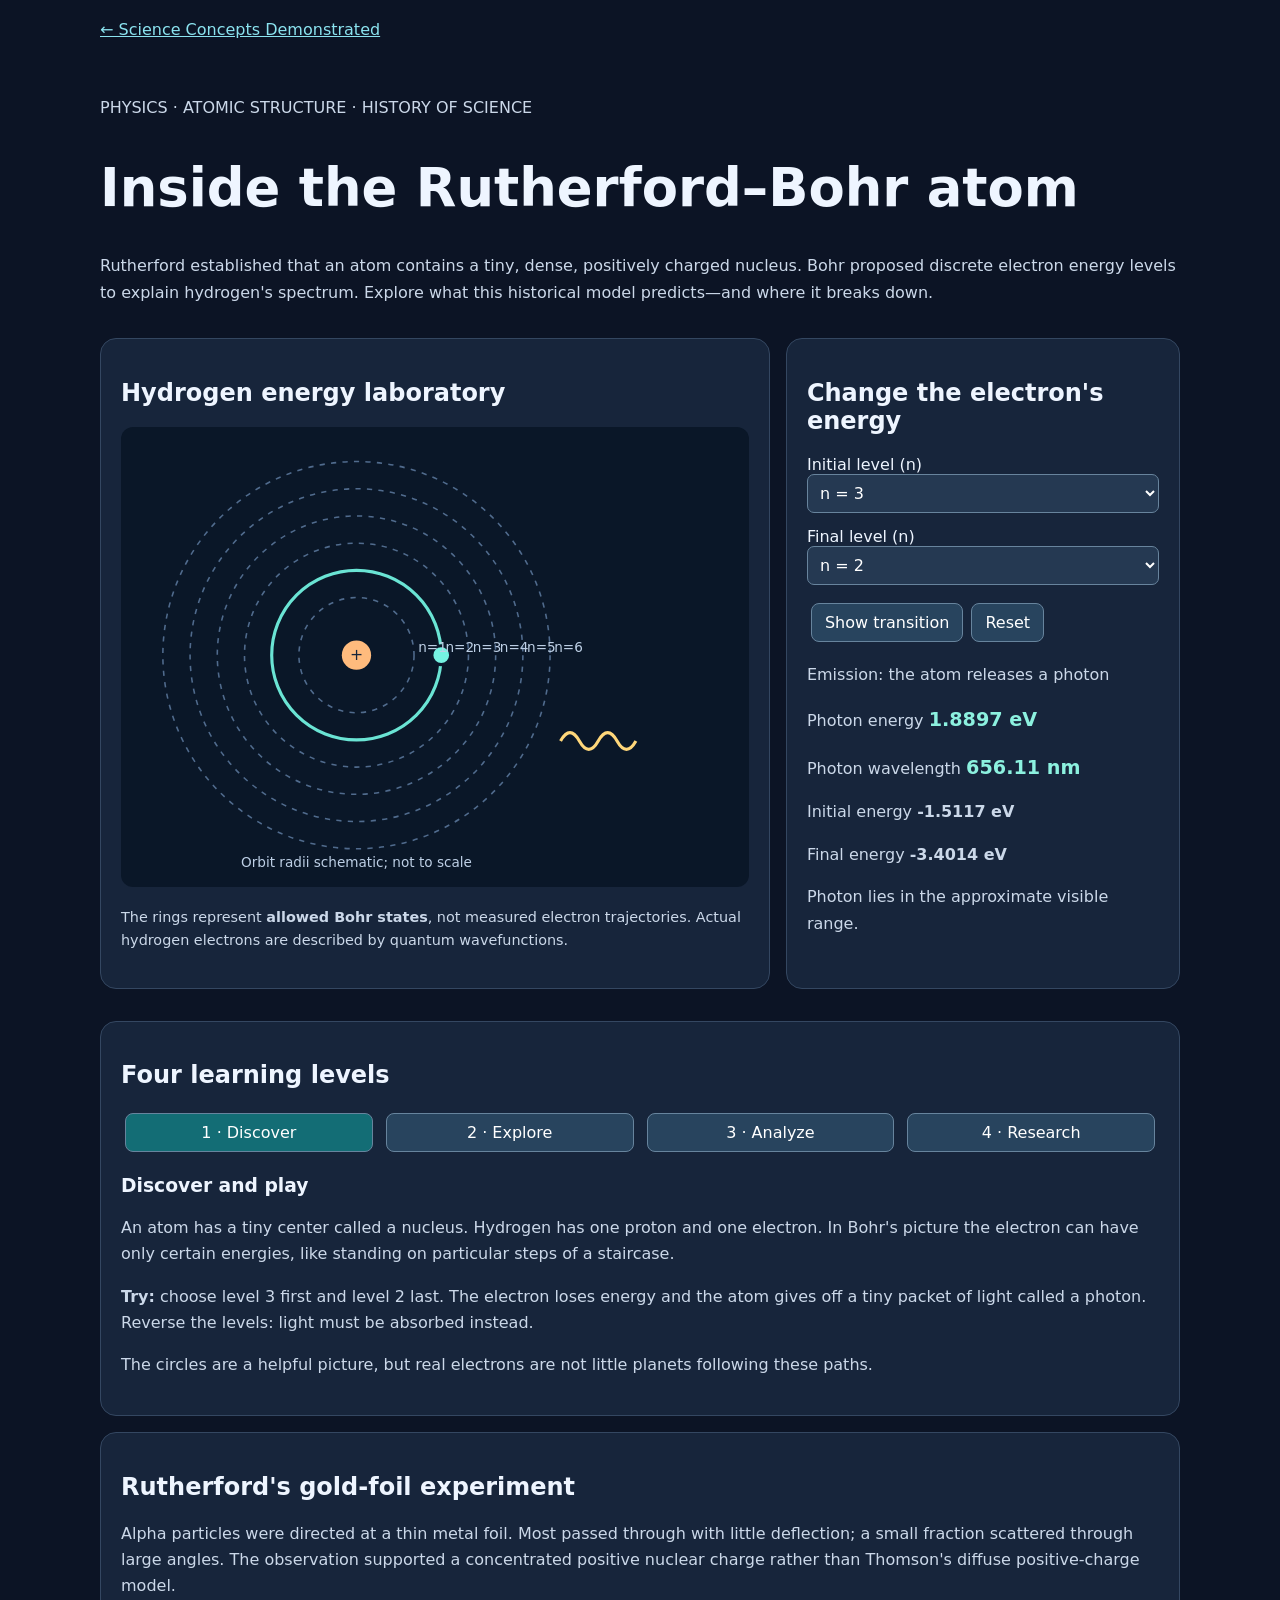
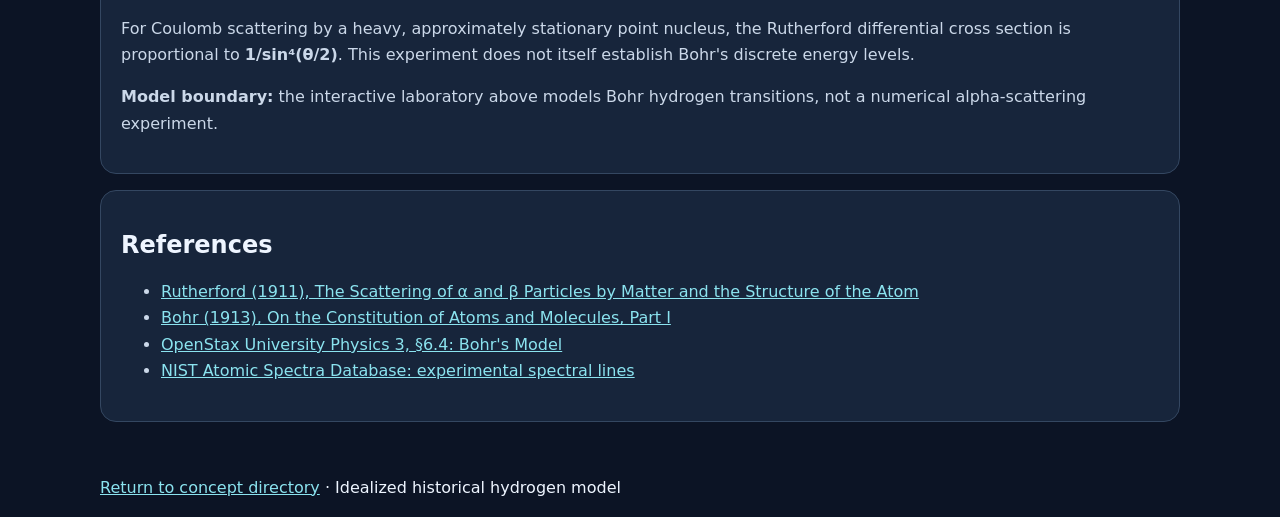
<file: docs/visualizations/rutherford-bohr-atomic-model/index.html>
<!doctype html>
<html lang="en"><head><meta charset="utf-8"><meta name="viewport" content="width=device-width,initial-scale=1"><title>Rutherford–Bohr atomic model | Science Concepts Demonstrated</title>
<style>
:root{font-family:system-ui,sans-serif;background:#0c1425;color:#eef5ff;color-scheme:dark}*{box-sizing:border-box}body{margin:0}main,header,footer{max-width:1120px;margin:auto;padding:20px}a{color:#8be3ef}h1{font-size:clamp(2rem,5vw,3.3rem)}p,li{line-height:1.65;color:#cbd8e9}.panel{background:#17253b;border:1px solid #344761;border-radius:16px;padding:20px;margin:16px 0}.layout{display:grid;grid-template-columns:minmax(0,1.7fr) minmax(260px,1fr);gap:16px}svg{width:100%;height:auto;background:#0a1728;border-radius:12px}label{display:block;margin:14px 0}select,input{font:inherit}select{background:#253952;color:white;border:1px solid #68849d;border-radius:7px;padding:8px;width:100%}button{font:inherit;color:white;background:#28445e;border:1px solid #67849d;padding:9px 13px;border-radius:8px;cursor:pointer;margin:4px}button[aria-pressed=true],button:hover{background:#136d75}button:focus-visible,select:focus-visible,a:focus-visible{outline:3px solid #ffe38c;outline-offset:3px}.levels{display:flex;flex-wrap:wrap;gap:5px}.levels button{flex:1;min-width:140px}.stat{font-size:1.2rem;color:#8cf1df;font-variant-numeric:tabular-nums}.note{font-size:.9rem}.hidden{display:none}#electron{fill:#75f2e1;stroke:#0b182b;stroke-width:3}#photon{stroke:#ffd77a;stroke-width:3;fill:none}table{border-collapse:collapse;width:100%}td,th{padding:8px;border-bottom:1px solid #40516a;text-align:left}@media(max-width:750px){.layout{grid-template-columns:1fr}}@media(prefers-reduced-motion:reduce){*{scroll-behavior:auto!important}}
</style></head><body><header><a href="../../">← Science Concepts Demonstrated</a></header><main>
<p>PHYSICS · ATOMIC STRUCTURE · HISTORY OF SCIENCE</p><h1>Inside the Rutherford–Bohr atom</h1><p>Rutherford established that an atom contains a tiny, dense, positively charged nucleus. Bohr proposed discrete electron energy levels to explain hydrogen's spectrum. Explore what this historical model predicts—and where it breaks down.</p>
<div class="layout"><section class="panel"><h2>Hydrogen energy laboratory</h2><svg id="atom" viewBox="0 0 600 440" role="img" aria-label="Schematic hydrogen nucleus, allowed circular Bohr orbits and selected electron level"><g id="rings"></g><circle cx="225" cy="218" r="14" fill="#ffbb7d"/><text x="225" y="223" font-size="15" text-anchor="middle" fill="#17253b">+</text><circle id="electron" cx="300" cy="218" r="9"/><path id="photon" d="" /><g id="labels" fill="#bed0e6" font-size="13"></g><text x="225" y="420" fill="#bed0e6" font-size="13" text-anchor="middle">Orbit radii schematic; not to scale</text></svg><p class="note">The rings represent <strong>allowed Bohr states</strong>, not measured electron trajectories. Actual hydrogen electrons are described by quantum wavefunctions.</p></section>
<section class="panel"><h2>Change the electron's energy</h2><label for="initial">Initial level (n)<select id="initial"></select></label><label for="final">Final level (n)<select id="final"></select></label><button id="transition">Show transition</button><button id="reset">Reset</button><p id="direction" aria-live="polite"></p><p>Photon energy <strong class="stat" id="energy">—</strong></p><p>Photon wavelength <strong class="stat" id="wavelength">—</strong></p><p>Initial energy <strong id="einitial"></strong></p><p>Final energy <strong id="efinal"></strong></p><p id="spectral"></p></section></div>
<section class="panel"><h2>Four learning levels</h2><div class="levels" role="group" aria-label="Choose learning level"><button data-level="1" aria-pressed="true">1 · Discover</button><button data-level="2" aria-pressed="false">2 · Explore</button><button data-level="3" aria-pressed="false">3 · Analyze</button><button data-level="4" aria-pressed="false">4 · Research</button></div><article id="explanation" aria-live="polite"></article></section>
<section class="panel"><h2>Rutherford's gold-foil experiment</h2><p>Alpha particles were directed at a thin metal foil. Most passed through with little deflection; a small fraction scattered through large angles. The observation supported a concentrated positive nuclear charge rather than Thomson's diffuse positive-charge model.</p><p>For Coulomb scattering by a heavy, approximately stationary point nucleus, the Rutherford differential cross section is proportional to <strong>1/sin⁴(θ/2)</strong>. This experiment does not itself establish Bohr's discrete energy levels.</p><p><strong>Model boundary:</strong> the interactive laboratory above models Bohr hydrogen transitions, not a numerical alpha-scattering experiment.</p></section>
<section class="panel"><h2>References</h2><ul><li><a href="https://doi.org/10.1080/14786440508637080">Rutherford (1911), The Scattering of α and β Particles by Matter and the Structure of the Atom</a></li><li><a href="https://doi.org/10.1080/14786441308634955">Bohr (1913), On the Constitution of Atoms and Molecules, Part I</a></li><li><a href="https://openstax.org/books/university-physics-volume-3/pages/6-4-bohrs-model-of-the-hydrogen-atom">OpenStax University Physics 3, §6.4: Bohr's Model</a></li><li><a href="https://physics.nist.gov/PhysRefData/ASD/lines_form.html">NIST Atomic Spectra Database: experimental spectral lines</a></li></ul></section>
</main><footer><a href="../../">Return to concept directory</a> · Idealized historical hydrogen model</footer>
<script>
"use strict";
const $=id=>document.getElementById(id),R=13.605693122994,hc=1239.841984,levels=[1,2,3,4,5,6];
const texts={
1:`<h3>Discover and play</h3><p>An atom has a tiny center called a nucleus. Hydrogen has one proton and one electron. In Bohr's picture the electron can have only certain energies, like standing on particular steps of a staircase.</p><p><strong>Try:</strong> choose level 3 first and level 2 last. The electron loses energy and the atom gives off a tiny packet of light called a photon. Reverse the levels: light must be absorbed instead.</p><p>The circles are a helpful picture, but real electrons are not little planets following these paths.</p>`,
2:`<h3>Explore and understand</h3><p>Rutherford's alpha-scattering evidence revealed the nucleus. Bohr added quantized stationary states to account for hydrogen's line spectrum. A downward transition emits a photon; an upward transition absorbs one. The photon energy equals the magnitude of the energy difference.</p><p>Hydrogen's visible Balmer lines end at n = 2. Try 3 → 2 (red Hα, about 656 nm), 4 → 2 (blue-green Hβ, about 486 nm), and 5 → 2 (violet Hγ, about 434 nm). Transitions ending at n = 1 belong to the ultraviolet Lyman series.</p><p><strong>Prediction:</strong> which photon has more energy, 3 → 2 or 5 → 2?</p>`,
3:`<h3>Analyze and model</h3><p>For an ideal hydrogen atom with a fixed nucleus, the Bohr model predicts Eₙ ≈ −13.606 eV/n² and rₙ ≈ a₀n², where a₀ ≈ 0.0529 nm. Here n is a positive integer. The model combines Coulomb attraction, centripetal motion and angular-momentum quantization mₑvr = nℏ.</p><p>For a transition, ΔE = Efinal − Einitial. The photon energy is |ΔE|, and λ = hc/|ΔE|. A negative ΔE means emission; positive means absorption. The displayed wavelength uses hc ≈ 1239.842 eV·nm and the reduced-mass hydrogen Rydberg energy.</p><p>The finite selection n = 1…6 is a UI choice; real hydrogen has infinitely many bound levels approaching the ionization threshold at 0 eV.</p>`,
4:`<h3>Investigate and research</h3><p>Rutherford's nuclear model explains large-angle scattering but a classically orbiting accelerating charge would radiate continuously. Bohr's 1913 postulates instead assign nonradiating stationary states and discrete transition frequencies, departing from classical electrodynamics.</p><p>For a nucleus of mass M, replace electron mass by reduced mass μ = mₑM/(mₑ+M). The hydrogenic energy scales as −μZ²/n², with relativistic, fine-structure, hyperfine, Lamb-shift and finite-nuclear-size corrections absent here. The interface is restricted to neutral hydrogen (Z = 1).</p><p>Modern quantum mechanics replaces trajectories with states ψₙₗₘ, probability distributions, angular momentum quantum numbers and transition selection rules. The Bohr model predicts gross hydrogen energies but not orbital shapes, line intensities, fine structure or multi-electron spectra. Historical success should not be mistaken for literal orbital motion.</p>`};
function energy(n){return -R/(n*n)}
function update(){const a=+$("initial").value,b=+$("final").value,delta=energy(b)-energy(a),ev=Math.abs(delta),lambda=ev?hc/ev:null;
$("direction").textContent=a===b?"No transition: same energy level":delta<0?"Emission: the atom releases a photon":"Absorption: the atom takes in a photon";
$("energy").textContent=ev?ev.toFixed(4)+" eV":"0 eV";$("wavelength").textContent=lambda?lambda.toFixed(2)+" nm":"—";
$("einitial").textContent=energy(a).toFixed(4)+" eV";$("efinal").textContent=energy(b).toFixed(4)+" eV";
$("spectral").textContent=!lambda?"Choose two different levels.":lambda>=380&&lambda<=750?"Photon lies in the approximate visible range.":lambda<380?"Photon lies below the approximate visible range (ultraviolet or shorter).":"Photon lies beyond the approximate visible range (infrared or longer).";
const rings=$("rings"),labels=$("labels");rings.replaceChildren();labels.replaceChildren();
for(let n=1;n<=6;n++){const radius=29+n*26,c=document.createElementNS("http://www.w3.org/2000/svg","circle");for(const [k,v] of Object.entries({cx:225,cy:218,r:radius,fill:"none",stroke:n===b?"#6ae4d4":"#506b8d","stroke-width":n===b?3:1.5,"stroke-dasharray":n===b?"none":"5 6"}))c.setAttribute(k,v);rings.append(c);
const t=document.createElementNS("http://www.w3.org/2000/svg","text");t.setAttribute("x",225+radius+4);t.setAttribute("y",215);t.textContent="n="+n;labels.append(t)}
$("electron").setAttribute("cx",225+29+b*26);$("electron").setAttribute("cy",218);
$("photon").setAttribute("d",a===b?"": "M 420 300 q 9 -16 18 0 t 18 0 t 18 0 t 18 0");}
for(const id of ["initial","final"]){for(const n of levels){const o=document.createElement("option");o.value=n;o.textContent="n = "+n;$(id).append(o)}$(id).addEventListener("change",update)}
$("initial").value="3";$("final").value="2";$("transition").onclick=update;$("reset").onclick=()=>{$("initial").value=3;$("final").value=2;update()};
document.querySelectorAll("[data-level]").forEach(b=>b.onclick=()=>{document.querySelectorAll("[data-level]").forEach(x=>x.setAttribute("aria-pressed",String(x===b)));$("explanation").innerHTML=texts[b.dataset.level]});
$("explanation").innerHTML=texts[1];update();
</script></body></html>
</file>
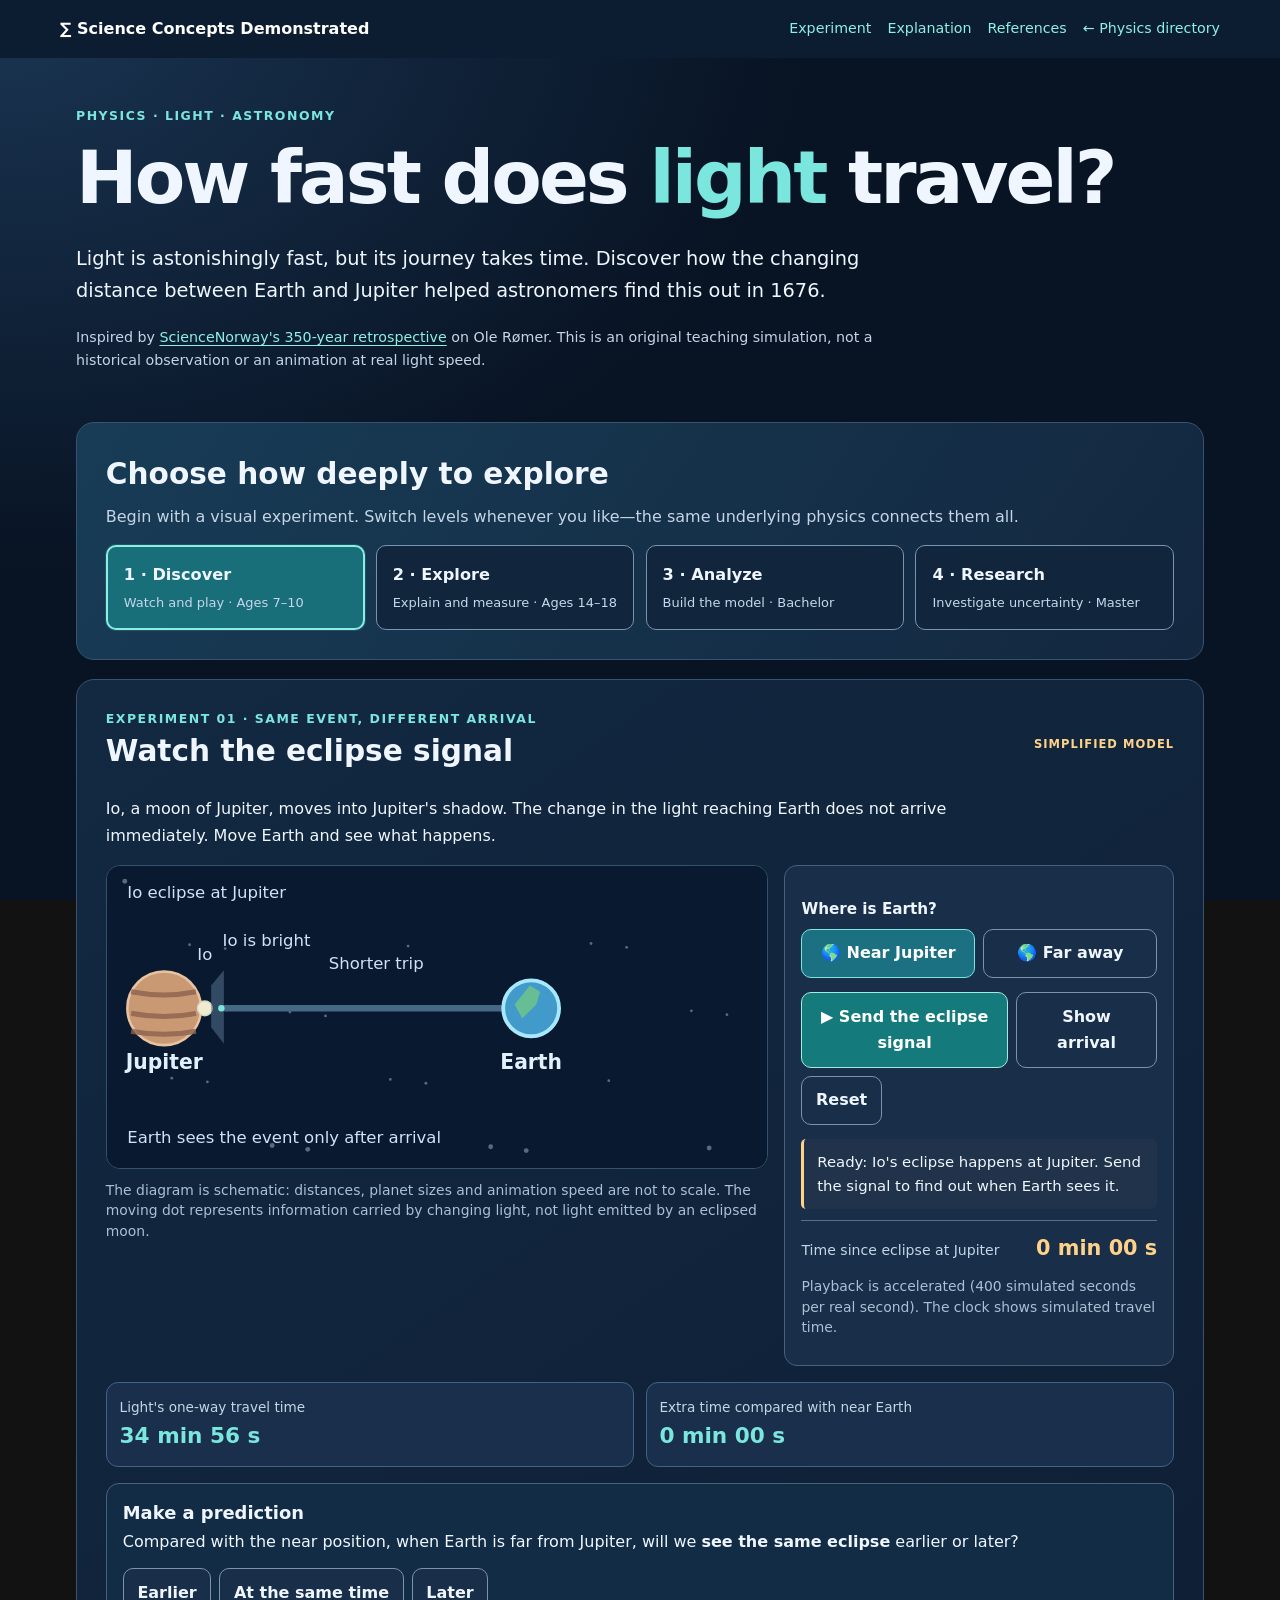
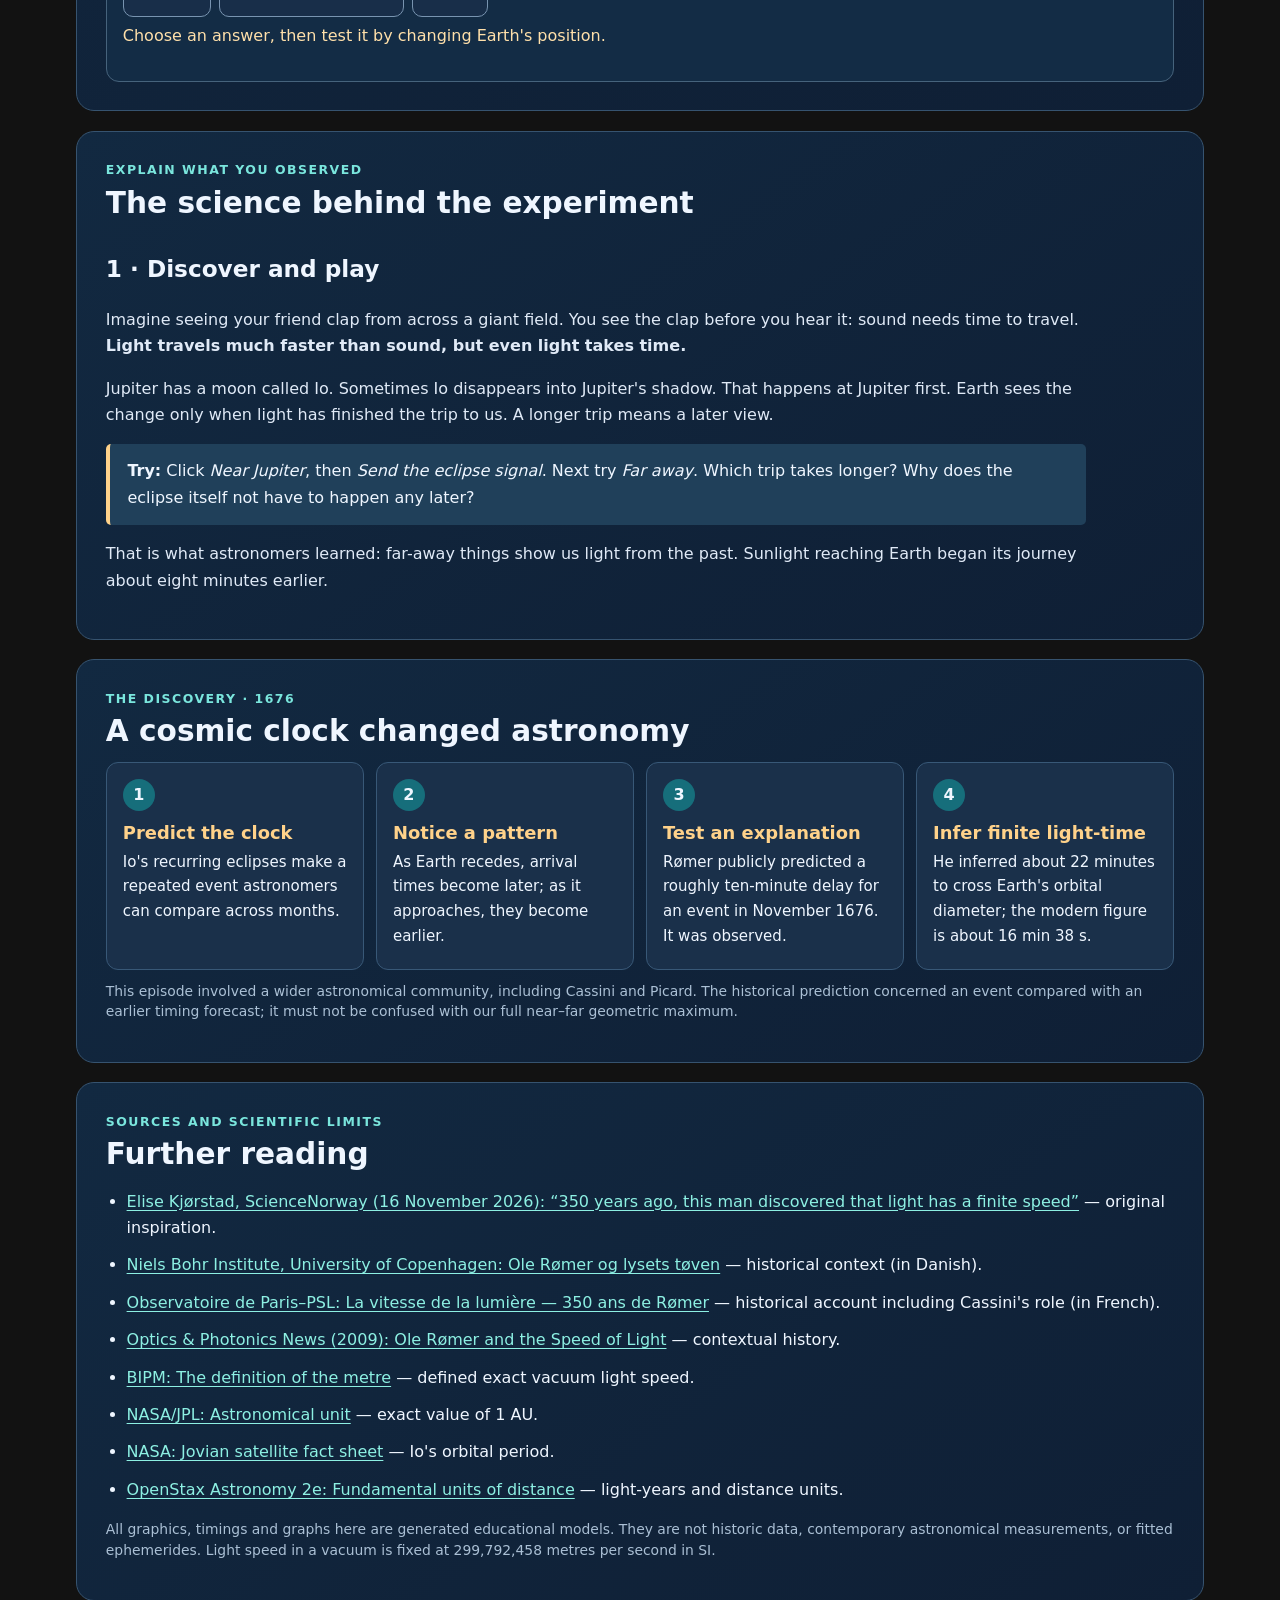
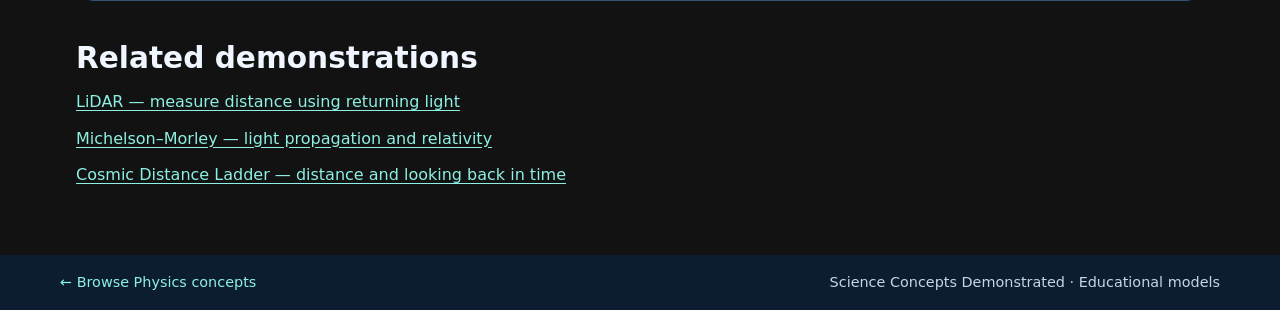
<file: docs/visualizations/speed-of-light/index.html>
<!doctype html>
<html lang="en">
<head>
  <meta charset="utf-8">
  <meta name="viewport" content="width=device-width, initial-scale=1">
  <meta name="theme-color" content="#0b192b">
  <meta name="description" content="Watch light travel from Jupiter to Earth, discover Ole Rømer's 1676 experiment, and explore speed-of-light models from primary school through university.">
  <title>Speed of Light — Rømer's Cosmic Clock | Science Concepts Demonstrated</title>
  <link rel="stylesheet" href="style.css">
  <script src="app.js" defer></script>
</head>
<body data-active-level="1">
  <a class="skip-link" href="#main">Skip to the experiment</a>
  <header class="site-header">
    <a href="../../" class="brand">∑ Science Concepts Demonstrated</a>
    <nav aria-label="Page navigation"><a href="#experiment">Experiment</a><a href="#explanation">Explanation</a><a href="#references">References</a><a href="../../#category-physics">← Physics directory</a></nav>
  </header>
  <main id="main">
    <section class="hero" aria-labelledby="page-title">
      <p class="eyebrow">PHYSICS · LIGHT · ASTRONOMY</p>
      <h1 id="page-title">How fast does <em>light</em> travel?</h1>
      <p>Light is astonishingly fast, but its journey takes time. Discover how the changing distance between Earth and Jupiter helped astronomers find this out in 1676.</p>
      <p class="source-note">Inspired by <a href="https://www.sciencenorway.no/culture-history-history-of-science/350-years-ago-this-man-discovered-that-light-has-a-finite-speed/2737969">ScienceNorway's 350-year retrospective</a> on Ole Rømer. This is an original teaching simulation, not a historical observation or an animation at real light speed.</p>
    </section>

    <section class="level-picker panel" aria-labelledby="choose-title">
      <h2 id="choose-title">Choose how deeply to explore</h2>
      <p>Begin with a visual experiment. Switch levels whenever you like—the same underlying physics connects them all.</p>
      <div class="level-tabs" role="tablist" aria-label="Learning depth">
        <button type="button" role="tab" id="tab-1" aria-controls="level-1" aria-selected="true" tabindex="0" data-level="1"><strong>1 · Discover</strong><small>Watch and play · Ages 7–10</small></button>
        <button type="button" role="tab" id="tab-2" aria-controls="level-2" aria-selected="false" tabindex="-1" data-level="2"><strong>2 · Explore</strong><small>Explain and measure · Ages 14–18</small></button>
        <button type="button" role="tab" id="tab-3" aria-controls="level-3" aria-selected="false" tabindex="-1" data-level="3"><strong>3 · Analyze</strong><small>Build the model · Bachelor</small></button>
        <button type="button" role="tab" id="tab-4" aria-controls="level-4" aria-selected="false" tabindex="-1" data-level="4"><strong>4 · Research</strong><small>Investigate uncertainty · Master</small></button>
      </div>
    </section>

    <section class="panel hero-experiment" id="experiment" aria-labelledby="signal-title">
      <div class="section-heading"><div><p class="eyebrow">EXPERIMENT 01 · SAME EVENT, DIFFERENT ARRIVAL</p><h2 id="signal-title">Watch the eclipse signal</h2></div><span class="pill">SIMPLIFIED MODEL</span></div>
      <p class="short-intro">Io, a moon of Jupiter, moves into Jupiter's shadow. The change in the light reaching Earth does not arrive immediately. Move Earth and see what happens.</p>
      <div class="signal-grid">
        <div class="visual-stack">
          <div class="svg-shell signal-shell">
            <svg id="signal-scene" viewBox="0 0 520 238" role="img" aria-label="A simplified Jupiter-to-Earth light path. A light-signal marker progresses from Jupiter to near or far Earth, showing the delayed observation of an eclipse."><title>One event, two travel distances</title></svg>
          </div>
          <p class="visual-footnote">The diagram is schematic: distances, planet sizes and animation speed are not to scale. The moving dot represents information carried by changing light, not light emitted by an eclipsed moon.</p>
        </div>
        <div class="controls">
          <div class="beginner-only">
            <p class="control-label">Where is Earth?</p>
            <div class="button-row" role="group" aria-label="Choose Earth's position">
              <button type="button" data-position="near" aria-pressed="true">🌎 Near Jupiter</button>
              <button type="button" data-position="far" aria-pressed="false">🌎 Far away</button>
            </div>
          </div>
          <div class="from-level2">
            <label for="earth-angle" class="control-label">Earth's angle <output for="earth-angle" id="angle-value">0°</output></label>
            <input type="range" id="earth-angle" min="0" max="360" step="1" value="0">
            <div class="end-labels"><span>0° · near</span><span>180° · far</span><span>360° · near</span></div>
          </div>
          <div class="button-row signal-actions">
            <button type="button" id="run-signal" class="primary">▶ Send the eclipse signal</button>
            <button type="button" id="jump-arrival">Show arrival</button>
            <button type="button" id="reset-signal">Reset</button>
          </div>
          <p id="signal-status" class="status" role="status" aria-live="polite">The eclipse has not started. Predict what will happen, then send the signal.</p>
          <div class="signal-clock">
            <span>Time since eclipse at Jupiter</span>
            <strong id="clock-readout">0 min 00 s</strong>
          </div>
          <p class="visual-footnote" id="motion-note">Playback is accelerated. The clock shows simulated light-travel time.</p>
        </div>
      </div>

      <div class="stat-grid">
        <div><span>Light's one-way travel time</span><strong id="light-time">34 min 56 s</strong></div>
        <div><span>Extra time compared with near Earth</span><strong id="extra-delay">0 min 00 s</strong></div>
        <div class="from-level2"><span>Earth–Jupiter separation</span><strong id="earth-distance">4.200 AU</strong></div>
        <div class="from-level3"><span>Change to the next Io clock interval</span><strong id="clock-drift">+0.00 s</strong></div>
      </div>
      <div class="prediction" aria-labelledby="prediction-title">
        <h3 id="prediction-title">Make a prediction</h3>
        <p>Compared with the near position, when Earth is far from Jupiter, will we <strong>see the same eclipse</strong> earlier or later?</p>
        <div class="button-row" role="group" aria-label="Prediction answers">
          <button type="button" data-predict="earlier">Earlier</button>
          <button type="button" data-predict="same">At the same time</button>
          <button type="button" data-predict="later">Later</button>
        </div>
        <p id="prediction-result" class="prediction-result" aria-live="polite">Choose an answer, then test it by changing Earth's position.</p>
      </div>
    </section>

    <section class="panel from-level2" id="geometry" aria-labelledby="orbit-title">
      <div class="section-heading"><div><p class="eyebrow">EXPERIMENT 02 · GEOMETRY OF THE SOLAR SYSTEM</p><h2 id="orbit-title">Why does the distance change?</h2></div><span class="pill">TOP-DOWN SCHEMATIC</span></div>
      <p>Earth's orbit changes the distance that light must travel from Jupiter. The model holds Jupiter at a fixed position and moves Earth around a circular orbit. The geometry is a teaching approximation, not a planetary ephemeris.</p>
      <div class="scrollable-visual" tabindex="0" aria-label="Scrollable orbital diagram on narrow screens">
        <svg id="orbit-svg" viewBox="0 0 700 290" role="img" aria-label="A schematic Sun, Earth's circular orbit, fixed Jupiter, and Earth–Jupiter sightline that changes as Earth moves."><title>Earth's orbit and the varying distance to Jupiter</title></svg>
      </div>
      <p class="visual-footnote">Earth is modeled at 1 AU from the Sun, Jupiter at 5.2 AU. Real planet diameters, orbital motion of Jupiter, eccentricities and eclipse visibility are not represented to scale.</p>
    </section>

    <section class="panel from-level2" id="timing-lab" aria-labelledby="timing-title">
      <div class="section-heading"><div><p class="eyebrow">EXPERIMENT 03 · OBSERVED ECLIPSE TIMING</p><h2 id="timing-title">How late does the eclipse appear?</h2></div></div>
      <p>The graph shows how much later the signal arrives compared with Earth's nearest position. This is a <strong>cumulative difference</strong>, not the change between two consecutive eclipses.</p>
      <div class="chart-controls">
        <div>
          <label for="comparison-model">Comparison hypothesis</label>
          <select id="comparison-model">
            <option value="instant">Light arrives instantly</option>
            <option value="romer">Rømer's historical 22-minute estimate</option>
            <option value="hypothetical" class="from-level3">Hypothetical slower light (Level 3+)</option>
          </select>
        </div>
        <div class="from-level3">
          <label for="chart-mode">Graph quantity</label>
          <select id="chart-mode">
            <option value="cumulative">Cumulative excess light time (min)</option>
            <option value="interval">Extra time per Io eclipse interval (s)</option>
          </select>
        </div>
      </div>
      <div class="legend"><span><i class="legend-line modern"></i>Modern c</span><span><i class="legend-line compare"></i>Comparison hypothesis</span><span><i class="legend-line picked"></i>Selected Earth position</span></div>
      <div class="scrollable-visual" tabindex="0" aria-label="Scrollable delay chart on narrow screens">
        <svg id="timing-plot" viewBox="0 0 760 320" role="img" aria-label="Model-generated timing graph showing modern light speed, a comparison hypothesis, and the current Earth position."><title>Difference in eclipse signal arrival times</title></svg>
      </div>
      <p class="visual-footnote" id="chart-description">Graph of the cumulative extra travel time relative to Earth's nearest point. Not actual 1676 telescope observations.</p>
      <p class="feedback" id="timing-feedback" role="status" aria-live="polite"></p>
    </section>

    <section class="panel from-level3" id="model-lab" aria-labelledby="model-title">
      <div class="section-heading"><div><p class="eyebrow">EXPERIMENT 04 · ADJUST THE MATHEMATICAL MODEL</p><h2 id="model-title">What changes the prediction?</h2></div></div>
      <div class="model-grid">
        <div class="slider-control">
          <label for="jupiter-au">Jupiter's fixed orbital radius <output id="jupiter-value" for="jupiter-au">5.2 AU</output></label>
          <input type="range" id="jupiter-au" min="4.5" max="7.5" step="0.1" value="5.2">
        </div>
        <div class="slider-control">
          <label for="io-period">Io-like clock period <output id="period-value" for="io-period">1.769 days</output></label>
          <input type="range" id="io-period" min="1.5" max="2.2" step="0.001" value="1.769">
        </div>
        <div class="slider-control">
          <label for="speed-ratio">Hypothetical comparison speed <output id="speed-value" for="speed-ratio">0.75 c</output></label>
          <input type="range" id="speed-ratio" min="0.5" max="1" step="0.05" value="0.75">
        </div>
      </div>
      <p class="visual-footnote">The modern-c curve always uses the defined vacuum speed. The speed slider affects only the <em>hypothetical</em> comparison, never the measured physical constant. Choose that hypothesis in the graph above to see its curve.</p>
      <div class="button-row"><button type="button" id="reset-model">Restore model defaults</button><button type="button" id="export-model">Download model-generated timing CSV</button></div>
      <div class="equation" aria-label="Simplified geometric equations">D(θ) = √(R² + a² − 2Ra cos θ) ; &nbsp; Δτ(θ) = [D(θ) − (R − a)] / c</div>
      <p>Here a = 1 AU and R is the chosen Jupiter radius; distances are converted to kilometres before division by c. The change in a <em>single</em> observed clock interval is approximately [D(θ + 360°P/Y) − D(θ)] / c, where Y = 365.25 days.</p>
    </section>

    <section class="panel only-level4" id="research-lab" aria-labelledby="research-title">
      <div class="section-heading"><div><p class="eyebrow">EXPERIMENT 05 · SYNTHETIC INVERSE PROBLEM</p><h2 id="research-title">Can we recover light's speed from eclipse timings?</h2></div><span class="pill">SYNTHETIC DATA ONLY</span></div>
      <p>Generate a set of imaginary eclipse-timing measurements from the modern light-speed model. Add random timing error or a systematic error in the distance scale, then fit the propagation delay to the observations. This is <strong>not</strong> Rømer's historical dataset.</p>
      <div class="research-controls">
        <div class="slider-control"><label for="sample-count">Number of observations <output id="count-value" for="sample-count">24</output></label><input type="range" id="sample-count" min="8" max="48" step="2" value="24"></div>
        <div class="slider-control"><label for="timing-noise">Timing noise, standard deviation <output id="noise-value" for="timing-noise">30 s</output></label><input type="range" id="timing-noise" min="0" max="90" step="5" value="30"></div>
        <div class="slider-control"><label for="distance-bias">Hidden distance-scale bias <output id="bias-value" for="distance-bias">0%</output></label><input type="range" id="distance-bias" min="-10" max="10" step="1" value="0"></div>
      </div>
      <div class="button-row"><button type="button" id="resample">Regenerate random observations</button><button type="button" id="reset-research">Reset research experiment</button><button type="button" id="export-research">Download synthetic observations CSV</button></div>
      <div class="stat-grid research-results" aria-live="off">
        <div><span>Fitted speed</span><strong id="fit-speed">—</strong></div>
        <div><span>Approximate 1σ statistical uncertainty</span><strong id="fit-error">—</strong></div>
        <div><span>Finite-speed residual RMSE</span><strong id="finite-rmse">—</strong></div>
        <div><span>Instantaneous-light residual RMSE</span><strong id="instant-rmse">—</strong></div>
      </div>
      <div class="legend"><span><i class="legend-line modern"></i>Finite-speed fit</span><span><i class="legend-line compare"></i>Instantaneous hypothesis (constant offset)</span><span><i class="legend-point"></i>Synthetic observations</span></div>
      <div class="scrollable-visual" tabindex="0" aria-label="Scrollable synthetic research chart on narrow screens">
        <svg id="research-plot" viewBox="0 0 760 330" role="img" aria-label="Synthetic timing measurements with a fitted finite-speed curve and an instantaneous-light constant baseline."><title>Fitting synthetic eclipse arrival delays</title></svg>
      </div>
      <p class="feedback" id="research-feedback" role="status" aria-live="polite"></p>
      <p class="visual-footnote">The fitted model includes a free clock offset and slope. Uncertainty is the ordinary least-squares statistical standard error under independent errors; it deliberately excludes the hidden systematic scale bias. A scale error is confounded with 1/c. No measured data, ephemeris fit, publication-quality uncertainty or experimental evidence is being generated here.</p>
    </section>

    <section class="panel from-level2" id="distance-lab" aria-labelledby="distance-title">
      <div class="section-heading"><div><p class="eyebrow">CALCULATOR · DISTANCE ÷ SPEED</p><h2 id="distance-title">How long does light take to get here?</h2></div></div>
      <div class="calculator-grid">
        <div>
          <label for="journey">Choose a journey</label>
          <select id="journey">
            <option value="0.001">Across 1 metre</option>
            <option value="384400" selected>Earth to Moon (mean distance)</option>
            <option value="149597870.7">Sun to Earth (1 AU)</option>
            <option value="628311057">Earth to Jupiter (4.2 AU in model)</option>
            <option value="9460730472580.8">One light-year</option>
            <option value="custom">My own distance</option>
          </select>
          <label for="custom-km">Custom distance (km)</label>
          <input id="custom-km" type="number" min="0" max="10000000000000" step="any" value="1000000" disabled>
        </div>
        <div class="calculator-result"><p>One-way vacuum light time</p><strong id="journey-time">1.282 seconds</strong><p id="journey-equation">384,400 km ÷ 299,792.458 km/s</p><p id="journey-explanation" class="visual-footnote">The Moon's distance changes over its orbit.</p></div>
      </div>
    </section>

    <section class="panel learning" id="explanation" aria-labelledby="explanation-title">
      <div class="section-heading"><div><p class="eyebrow">EXPLAIN WHAT YOU OBSERVED</p><h2 id="explanation-title">The science behind the experiment</h2></div></div>
      <article id="level-1" class="level-body" role="tabpanel" aria-labelledby="tab-1" tabindex="0">
        <h3>1 · Discover and play</h3>
        <p>Imagine seeing your friend clap from across a giant field. You see the clap before you hear it: sound needs time to travel. <strong>Light travels much faster than sound, but even light takes time.</strong></p>
        <p>Jupiter has a moon called Io. Sometimes Io disappears into Jupiter's shadow. That happens at Jupiter first. Earth sees the change only when light has finished the trip to us. A longer trip means a later view.</p>
        <div class="challenge"><strong>Try:</strong> Click <em>Near Jupiter</em>, then <em>Send the eclipse signal</em>. Next try <em>Far away</em>. Which trip takes longer? Why does the eclipse itself not have to happen any later?</div>
        <p>That is what astronomers learned: far-away things show us light from the past. Sunlight reaching Earth began its journey about eight minutes earlier.</p>
      </article>
      <article id="level-2" class="level-body" role="tabpanel" aria-labelledby="tab-2" tabindex="0" hidden>
        <h3>2 · Explore and understand</h3>
        <p>In 1676, astronomer <strong>Ole Rømer</strong> studied repeated appearances and disappearances of Jupiter's moon Io. When Earth moved away from Jupiter, observed events became progressively later; when Earth approached, they became earlier. A small extra delay per event accumulates over many events.</p>
        <p>Light's vacuum speed is <strong>299,792,458 m/s</strong>, written c. Travel time is <em>t = d/c</em>. One astronomical unit (AU) is exactly 149,597,870,700 m. In our simplified geometry, the difference between the near and far journeys is 2 AU, corresponding to about 16 min 38 s of extra light time.</p>
        <p>Rømer proposed that light needed roughly <strong>22 minutes</strong> to cross the diameter of Earth's orbit—an imperfect numerical estimate, but evidence that the delay was not zero. His prediction that an Io event in November 1676 would appear roughly ten minutes late matched observations. That specific prediction is a historical comparison with earlier astronomical tables, <em>not</em> the 16-minute near–far difference in our diagram.</p>
        <div class="challenge"><strong>Try:</strong> Move Earth from 0° to 180° and read the travel time. Change the comparison from instantaneous light to Rømer's estimate. Then use the light-travel calculator to find the signal time between Earth and the Moon.</div>
        <p>Real astronomical distances change. Light in glass or water has different propagation characteristics; c always means the speed of light in vacuum.</p>
      </article>
      <article id="level-3" class="level-body" role="tabpanel" aria-labelledby="tab-3" tabindex="0" hidden>
        <h3>3 · Analyze and model</h3>
        <p>Let Earth travel on a coplanar circle of radius a = 1 AU about the Sun. Fix Jupiter at (R,0), where R &gt; a. The Earth–Jupiter separation follows the cosine law: <em>D(θ)=√(R²+a²−2Ra cos θ)</em>. Travel time is τ(θ)=D(θ)/c after converting AU to kilometres.</p>
        <p>The cumulative arrival-time residual relative to θ=0 is Δτ(θ)=[D(θ)−(R−a)]/c. Its maximum at θ=180° is <strong>2a/c</strong>, independent of R for this geometry. This residual is not itself the extra delay between consecutive Io eclipses.</p>
        <p>For a clock with emission period P, with Earth moving 360°P/Y between ticks (Y=365.25 days), the extra observed interval is approximately <em>δP(θ)=[D(θ+360°P/Y)−D(θ)]/c</em>. Its sign changes as Earth moves from receding to approaching Jupiter. At the farthest point, the cumulative residual is largest even though the adjacent-interval correction is close to zero.</p>
        <p>Use the model sliders to adjust R and P. Change the graph quantity between <em>cumulative difference in minutes</em> and <em>per-eclipse interval correction in seconds</em>. The hypothetical-speed comparison is a deliberately counterfactual test, not a change to physical c. The exported CSV contains model predictions only.</p>
        <div class="challenge"><strong>Try:</strong> Increase R while keeping Earth's orbital radius at 1 AU. Why does the maximum cumulative delay stay approximately constant, while the shape of the interval-correction curve changes? Use the two graphs to explain.</div>
      </article>
      <article id="level-4" class="level-body" role="tabpanel" aria-labelledby="tab-4" tabindex="0" hidden>
        <h3>4 · Investigate and research</h3>
        <p>A realistic inversion needs retarded-time geometry. For an emission event at t<sub>e</sub> and observation at t<sub>o</sub>, solve t<sub>o</sub>−t<sub>e</sub> = |r<sub>E</sub>(t<sub>o</sub>)−r<sub>Io</sub>(t<sub>e</sub>)|/c using accurate ephemerides. The simplified model neglects Jupiter's motion, orbital eccentricity and inclination, Io's position and perturbations, eclipse visibility, the observer's location, atmospheric and instrumental effects, and light-time iteration.</p>
        <p>In the synthetic inversion, let x<sub>i</sub> be predicted extra light-time calculated at modern c for each orbital phase. Generate y<sub>i</sub> = α+(1+b)x<sub>i</sub>+ε<sub>i</sub>, with α a fixed clock offset, b a deliberately hidden distance-scale bias and ε independent Gaussian timing noise. Fit <em>y = A + kx</em> by ordinary least squares; the recovered speed is <em>ĉ = c/k</em>. An instantaneous-light model uses a free constant only, A = mean(y).</p>
        <p>The ordinary least-squares variance of the slope is approximately <em>s² / Σ(x<sub>i</sub>−x̄)²</em>, with s² = SSE/(n−2). Propagate it to the speed using <em>σ<sub>c</sub> ≈ c σ<sub>k</sub>/k²</em>. This is <strong>statistical uncertainty conditional on the chosen model</strong>, not total uncertainty. A systematic distance-scale error biases k and c even with many data points; random noise alone does not explain every possible discrepancy.</p>
        <p>Historically, Giovanni Domenico Cassini also studied Io's timing irregularities and considered finite light propagation. Rømer developed a particularly persuasive argument and prediction in 1676; subsequent historical scholarship examines their respective roles. Rømer did not directly measure the modern SI value of c, which is now exact <em>by definition</em> under the SI metre convention. Neither our circular-orbit simulation nor its generated data is a reconstruction of the Paris Observatory's 1676 observations.</p>
        <div class="challenge"><strong>Try:</strong> Set noise to zero and distance bias to +10%. Does the fit give exactly the defined vacuum speed? Now add noise and increase sample count. Which error decreases, and which systematic effect remains? Explain the parameter degeneracy.</div>
      </article>
    </section>

    <section class="panel" id="history" aria-labelledby="history-title">
      <p class="eyebrow">THE DISCOVERY · 1676</p>
      <h2 id="history-title">A cosmic clock changed astronomy</h2>
      <div class="history-grid">
        <div><strong>1</strong><h3>Predict the clock</h3><p>Io's recurring eclipses make a repeated event astronomers can compare across months.</p></div>
        <div><strong>2</strong><h3>Notice a pattern</h3><p>As Earth recedes, arrival times become later; as it approaches, they become earlier.</p></div>
        <div><strong>3</strong><h3>Test an explanation</h3><p>Rømer publicly predicted a roughly ten-minute delay for an event in November 1676. It was observed.</p></div>
        <div><strong>4</strong><h3>Infer finite light-time</h3><p>He inferred about 22 minutes to cross Earth's orbital diameter; the modern figure is about 16 min 38 s.</p></div>
      </div>
      <p class="visual-footnote">This episode involved a wider astronomical community, including Cassini and Picard. The historical prediction concerned an event compared with an earlier timing forecast; it must not be confused with our full near–far geometric maximum.</p>
    </section>

    <section class="panel references" id="references" aria-labelledby="references-title">
      <p class="eyebrow">SOURCES AND SCIENTIFIC LIMITS</p>
      <h2 id="references-title">Further reading</h2>
      <ul>
        <li><a href="https://www.sciencenorway.no/culture-history-history-of-science/350-years-ago-this-man-discovered-that-light-has-a-finite-speed/2737969">Elise Kjørstad, ScienceNorway (16 November 2026): “350 years ago, this man discovered that light has a finite speed”</a> — original inspiration.</li>
        <li><a href="https://nbi.ku.dk/hhh/roemer/roemer/lysets_toeven/">Niels Bohr Institute, University of Copenhagen: Ole Rømer og lysets tøven</a> — historical context (in Danish).</li>
        <li><a href="https://clic.obspm.fr/">Observatoire de Paris–PSL: La vitesse de la lumière — 350 ans de Rømer</a> — historical account including Cassini's role (in French).</li>
        <li><a href="https://www.optica-opn.org/home/articles/volume_20/issue_7/features/ole_r%C3%B8mer_and_the_speed_of_light/">Optics &amp; Photonics News (2009): Ole Rømer and the Speed of Light</a> — contextual history.</li>
        <li><a href="https://www.bipm.org/en/si-base-units/metre">BIPM: The definition of the metre</a> — defined exact vacuum light speed.</li>
        <li><a href="https://cneos.jpl.nasa.gov/glossary/au.html">NASA/JPL: Astronomical unit</a> — exact value of 1 AU.</li>
        <li><a href="https://nssdc.gsfc.nasa.gov/planetary/factsheet/joviansatfact.html">NASA: Jovian satellite fact sheet</a> — Io's orbital period.</li>
        <li><a href="https://openstax.org/books/astronomy-2e/pages/19-1-fundamental-units-of-distance">OpenStax Astronomy 2e: Fundamental units of distance</a> — light-years and distance units.</li>
      </ul>
      <p class="visual-footnote">All graphics, timings and graphs here are generated educational models. They are not historic data, contemporary astronomical measurements, or fitted ephemerides. Light speed in a vacuum is fixed at 299,792,458 metres per second in SI.</p>
    </section>

    <aside class="related" aria-label="Related concepts">
      <h2>Related demonstrations</h2>
      <a href="../how-lidar-works/">LiDAR — measure distance using returning light</a>
      <a href="../michelson-morley-experiment/">Michelson–Morley — light propagation and relativity</a>
      <a href="../cosmic-distance-ladder/">Cosmic Distance Ladder — distance and looking back in time</a>
    </aside>
  </main>
  <footer><a href="../../#category-physics">← Browse Physics concepts</a><span>Science Concepts Demonstrated · Educational models</span></footer>
</body>
</html>
</file>
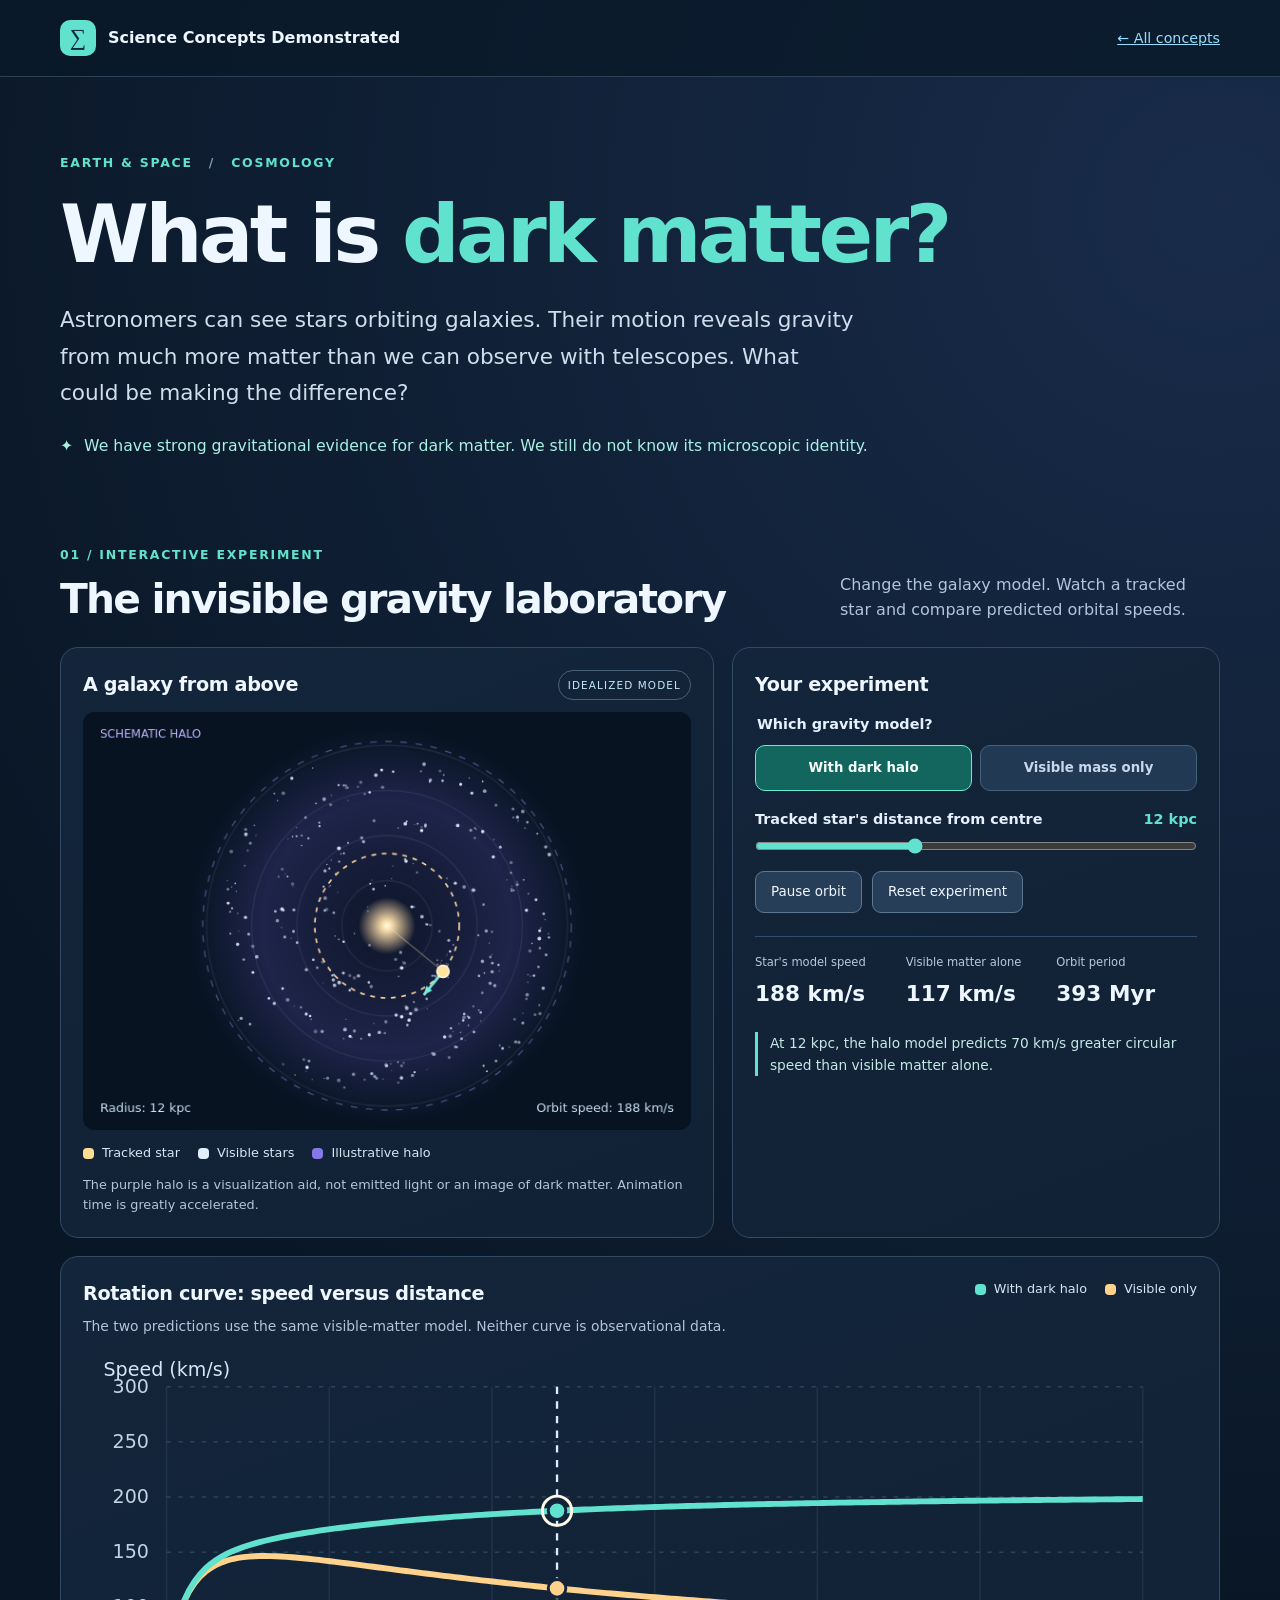
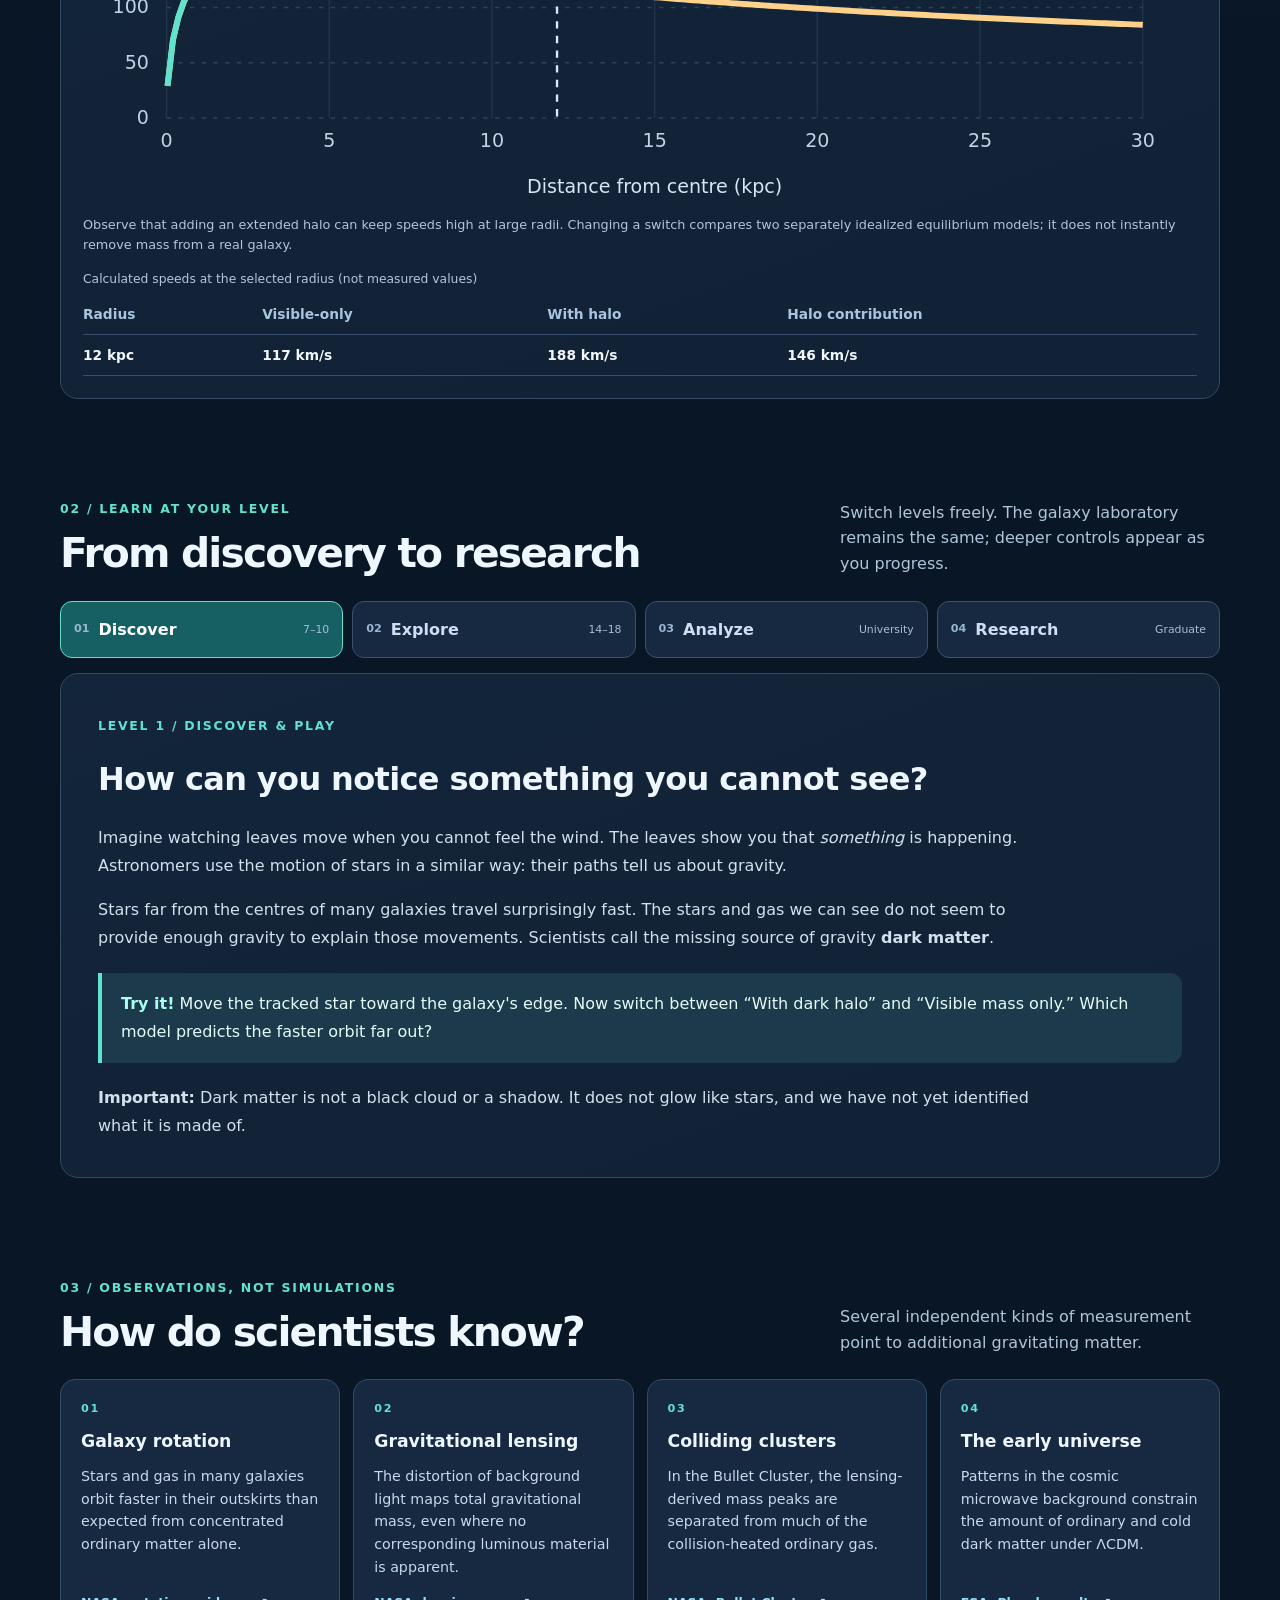
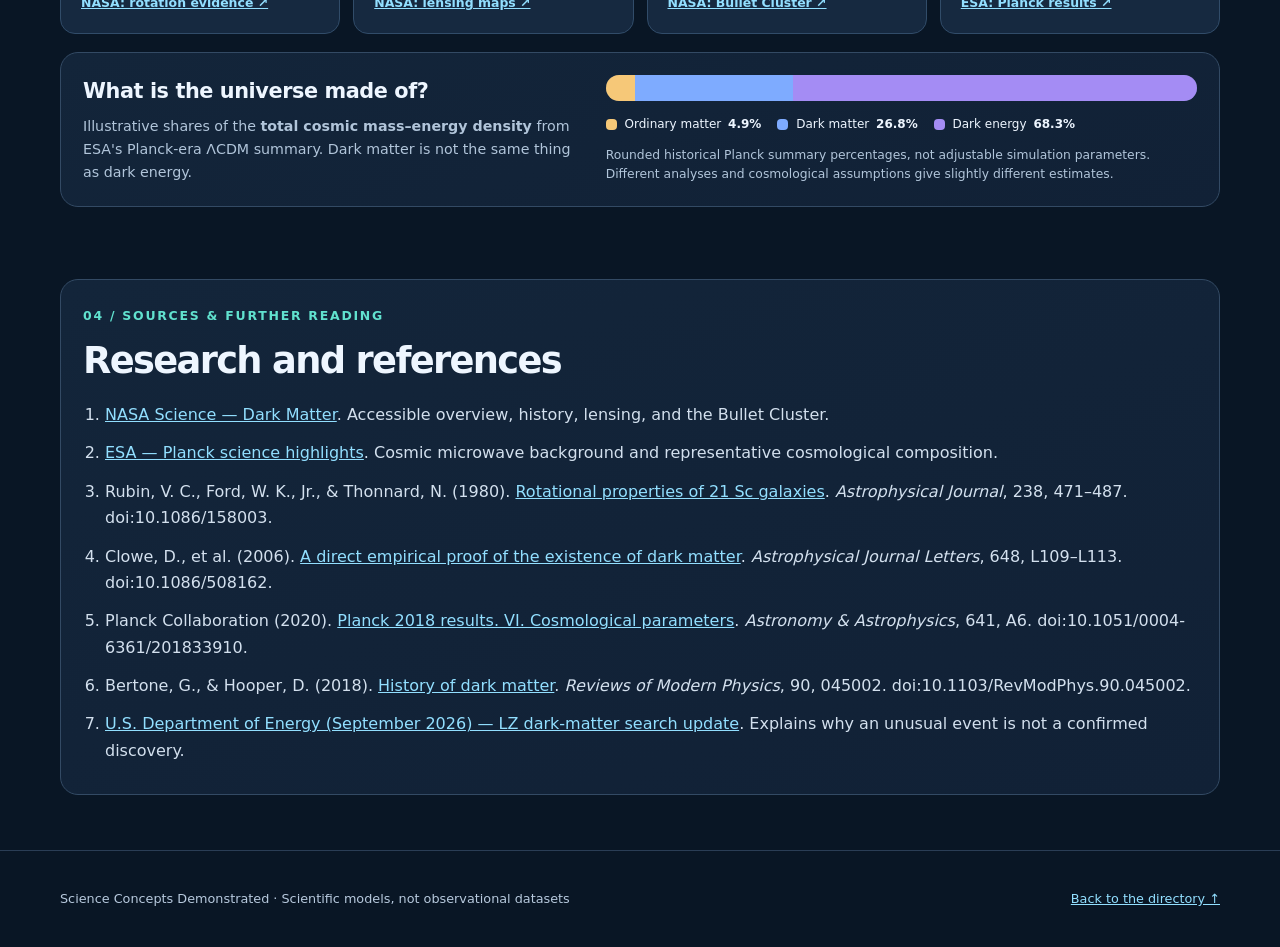
<file: docs/visualizations/what-is-dark-matter/index.html>
<!doctype html>
<html lang="en">
<head>
  <meta charset="utf-8">
  <meta name="viewport" content="width=device-width, initial-scale=1">
  <meta name="theme-color" content="#091625">
  <meta name="description" content="What is dark matter? Explore simulated galaxy rotation curves, invisible mass, and the evidence through four progressively deeper learning levels.">
  <title>What is dark matter? | Science Concepts Demonstrated</title>
  <link rel="stylesheet" href="./style.css">
  <script src="./app.js" defer></script>
</head>
<body>
  <a class="skip-link" href="#main">Skip to content</a>
  <header class="site-header">
    <div class="wrap header-row">
      <a class="home-link" href="../../"><span class="home-icon" aria-hidden="true">∑</span> Science Concepts Demonstrated</a>
      <a class="directory-link" href="../../#directory">← All concepts</a>
    </div>
  </header>
  <main id="main" class="wrap">
    <section class="intro" aria-labelledby="page-title">
      <div class="eyebrow">EARTH &amp; SPACE <span class="separator">/</span> COSMOLOGY</div>
      <h1 id="page-title">What is <span>dark matter?</span></h1>
      <p class="lead">Astronomers can see stars orbiting galaxies. Their motion reveals gravity from much more matter than we can observe with telescopes. What could be making the difference?</p>
      <p class="intro-fact"><span aria-hidden="true">✦</span> We have strong gravitational evidence for dark matter. We still do not know its microscopic identity.</p>
    </section>

    <section class="lab" aria-labelledby="lab-title">
      <div class="section-heading">
        <div><span class="kicker">01 / INTERACTIVE EXPERIMENT</span><h2 id="lab-title">The invisible gravity laboratory</h2></div>
        <p>Change the galaxy model. Watch a tracked star and compare predicted orbital speeds.</p>
      </div>
      <div class="lab-grid">
        <section class="panel galaxy-panel" aria-labelledby="galaxy-title">
          <div class="panel-top"><h3 id="galaxy-title">A galaxy from above</h3><span class="model-pill">IDEALIZED MODEL</span></div>
          <canvas id="galaxy" width="640" height="440" role="img" aria-label="Illustrated spiral galaxy and a highlighted star moving around a circular orbit; halo shading is schematic and not directly observable">A canvas-capable browser is required to see the galaxy illustration. The graph and numeric results remain available.</canvas>
          <div class="scene-legend"><span><i class="key key-star"></i> Tracked star</span><span><i class="key key-disk"></i> Visible stars</span><span><i class="key key-halo"></i> Illustrative halo</span></div>
          <p class="caption">The purple halo is a visualization aid, not emitted light or an image of dark matter. Animation time is greatly accelerated.</p>
        </section>
        <section class="panel controls-panel" aria-labelledby="controls-title">
          <div class="panel-top"><h3 id="controls-title">Your experiment</h3></div>
          <fieldset class="mode-fieldset">
            <legend>Which gravity model?</legend>
            <div class="choice-row" role="group" aria-label="Select the model for the tracked star">
              <button type="button" class="choice" data-halo="true" aria-pressed="true">With dark halo</button>
              <button type="button" class="choice" data-halo="false" aria-pressed="false">Visible mass only</button>
            </div>
          </fieldset>
          <label class="range-label" for="radius">Tracked star's distance from centre <output id="radiusValue" for="radius">12 kpc</output></label>
          <input id="radius" type="range" min="2" max="30" value="12" step="1">
          <div class="advanced-controls" data-min-level="2" hidden>
            <p class="control-group-title">Explore the galaxy's ingredients</p>
            <label class="range-label" for="mass">Visible-matter mass <output id="massValue" for="mass">6 × 10¹⁰ M☉</output></label>
            <input id="mass" type="range" min="1" max="12" step="0.5" value="6">
            <label class="range-label" for="haloSpeed">Halo asymptotic speed <output id="haloSpeedValue" for="haloSpeed">205 km/s</output></label>
            <input id="haloSpeed" type="range" min="0" max="300" step="5" value="205">
          </div>
          <div class="advanced-controls" data-min-level="3" hidden>
            <p class="control-group-title">Analyze the density profiles</p>
            <label class="range-label" for="core">Halo core radius <output id="coreValue" for="core">5 kpc</output></label>
            <input id="core" type="range" min="1" max="15" step="1" value="5">
            <label class="range-label" for="scale">Visible-matter scale length <output id="scaleValue" for="scale">3 kpc</output></label>
            <input id="scale" type="range" min="1" max="10" step="0.5" value="3">
          </div>
          <div class="control-actions">
            <button id="motion" type="button" aria-pressed="true">Pause orbit</button>
            <button id="reset" type="button">Reset experiment</button>
          </div>
          <div class="readouts">
            <div><span>Star's model speed</span><strong id="speedReadout">—</strong></div>
            <div><span>Visible matter alone</span><strong id="visibleReadout">—</strong></div>
            <div><span>Orbit period</span><strong id="periodReadout">—</strong></div>
          </div>
          <p id="model-status" class="status" role="status" aria-live="polite" aria-atomic="true">Computing the selected model…</p>
        </section>
      </div>

      <section class="panel chart-panel" aria-labelledby="chart-title">
        <div class="chart-heading"><div><h3 id="chart-title">Rotation curve: speed versus distance</h3><p>The two predictions use the same visible-matter model. Neither curve is observational data.</p></div>
        <div class="chart-legend"><span><i class="key key-total"></i> With dark halo</span><span><i class="key key-visible"></i> Visible only</span></div></div>
        <svg id="rotation-curve" viewBox="0 0 760 310" role="img" aria-label="Chart of predicted circular orbital speed in kilometres per second against galactocentric radius in kiloparsecs">
          <title>Simulated galaxy rotation curves</title>
          <desc>The orange curve shows the speed from visible matter alone, and the teal curve adds a dark-matter halo. A vertical guide marks the tracked star's radius.</desc>
        </svg>
        <p class="caption">Observe that adding an extended halo can keep speeds high at large radii. Changing a switch compares two separately idealized equilibrium models; it does not instantly remove mass from a real galaxy.</p>
        <div class="reading-table-wrap">
          <table class="reading-table">
            <caption>Calculated speeds at the selected radius (not measured values)</caption>
            <thead><tr><th scope="col">Radius</th><th scope="col">Visible-only</th><th scope="col">With halo</th><th scope="col">Halo contribution</th></tr></thead>
            <tbody><tr><td id="tableRadius">—</td><td id="tableVisible">—</td><td id="tableTotal">—</td><td id="tableHalo">—</td></tr></tbody>
          </table>
        </div>
      </section>
    </section>

    <section class="learning" aria-labelledby="learning-title">
      <div class="section-heading"><div><span class="kicker">02 / LEARN AT YOUR LEVEL</span><h2 id="learning-title">From discovery to research</h2></div><p>Switch levels freely. The galaxy laboratory remains the same; deeper controls appear as you progress.</p></div>
      <div class="level-tabs" role="tablist" aria-label="Explanation level">
        <button id="tab-1" type="button" role="tab" aria-controls="level-1" aria-selected="true" tabindex="0" data-level="1"><span>01</span> Discover <small>7–10</small></button>
        <button id="tab-2" type="button" role="tab" aria-controls="level-2" aria-selected="false" tabindex="-1" data-level="2"><span>02</span> Explore <small>14–18</small></button>
        <button id="tab-3" type="button" role="tab" aria-controls="level-3" aria-selected="false" tabindex="-1" data-level="3"><span>03</span> Analyze <small>University</small></button>
        <button id="tab-4" type="button" role="tab" aria-controls="level-4" aria-selected="false" tabindex="-1" data-level="4"><span>04</span> Research <small>Graduate</small></button>
      </div>

      <article class="panel level-body" id="level-1" role="tabpanel" aria-labelledby="tab-1" tabindex="0">
        <span class="kicker">LEVEL 1 / DISCOVER &amp; PLAY</span><h3>How can you notice something you cannot see?</h3>
        <p>Imagine watching leaves move when you cannot feel the wind. The leaves show you that <em>something</em> is happening. Astronomers use the motion of stars in a similar way: their paths tell us about gravity.</p>
        <p>Stars far from the centres of many galaxies travel surprisingly fast. The stars and gas we can see do not seem to provide enough gravity to explain those movements. Scientists call the missing source of gravity <strong>dark matter</strong>.</p>
        <div class="experiment-prompt"><strong>Try it!</strong> Move the tracked star toward the galaxy's edge. Now switch between “With dark halo” and “Visible mass only.” Which model predicts the faster orbit far out?</div>
        <p><strong>Important:</strong> Dark matter is not a black cloud or a shadow. It does not glow like stars, and we have not yet identified what it is made of.</p>
      </article>
      <article class="panel level-body" id="level-2" role="tabpanel" aria-labelledby="tab-2" tabindex="0" hidden>
        <span class="kicker">LEVEL 2 / EXPLORE &amp; UNDERSTAND</span><h3>Why do galaxy rotation curves matter?</h3>
        <p>Gravity holds orbiting objects on curved paths. In a simplified spherical system, if nearly all the mass is concentrated closer to the centre, the circular orbital speed decreases farther out: <strong>v ∝ 1/√r</strong>. Astronomers instead find that the outer rotation curves of many spiral galaxies remain approximately flat over large ranges.</p>
        <p>A <strong>dark-matter halo</strong> is a proposed extended distribution of unseen mass. Its additional gravity increases the circular speed, particularly in outer regions. Real galaxies also contain ordinary matter we cannot see directly in visible-light photographs, such as gas.</p>
        <div class="experiment-prompt"><strong>Investigate:</strong> Increase visible-matter mass, then increase halo speed. How do the two changes affect the orange and teal curves differently? Can you make the halo curve nearly flat in the outer galaxy?</div>
        <p><strong>Units:</strong> 1 kiloparsec (kpc) is about 3,260 light-years. Orbital speed is shown in kilometres per second (km/s). The mass slider uses units of ten billion solar masses, M☉.</p>
        <p>Other evidence comes from the way mass bends light (<strong>gravitational lensing</strong>), colliding galaxy clusters, and the early-universe cosmic microwave background. These are independent observations, not outputs of our toy galaxy.</p>
      </article>
      <article class="panel level-body" id="level-3" role="tabpanel" aria-labelledby="tab-3" tabindex="0" hidden>
        <span class="kicker">LEVEL 3 / ANALYZE &amp; MODEL</span><h3>A circular-speed model with two mass components</h3>
        <p>For a spherically symmetric gravitational mass distribution and a circular test-particle orbit, balancing centripetal acceleration against gravity gives:</p>
        <div class="equation">v<sub>c</sub>²(r) / r = G M(&lt;r) / r², &nbsp; hence &nbsp; v<sub>c</sub>²(r) = G M(&lt;r) / r.</div>
        <p>We approximate luminous matter by a <strong>Hernquist spherical profile</strong> with total mass M<sub>b</sub> and scale length a:</p>
        <div class="equation">M<sub>b</sub>(&lt;r) = M<sub>b</sub> r² / (r + a)²; &nbsp; v<sub>b</sub>² = G M<sub>b</sub> r / (r + a)².</div>
        <p>The halo has a <strong>cored pseudo-isothermal density profile</strong>, with x = r/r<sub>c</sub>:</p>
        <div class="equation">ρ<sub>h</sub>(r) = ρ₀ / (1 + x²); &nbsp; M<sub>h</sub>(&lt;r) = 4πρ₀r<sub>c</sub>³ (x − arctan x).</div>
        <div class="equation">v<sub>h</sub>²(r) = v<sub>∞</sub>² (1 − arctan(x)/x); &nbsp; v<sub>∞</sub>² = 4πGρ₀r<sub>c</sub>².</div>
        <p>Gravitational accelerations add, so <strong>v<sub>total</sub>² = v<sub>b</sub>² + v<sub>h</sub>²</strong>. In the simulation, G = 4.30091 × 10⁻⁶ kpc (km/s)² M☉⁻¹. The “visible only” switch sets the halo term to zero, while keeping the baryonic model unchanged.</p>
        <div class="experiment-prompt"><strong>Analyze:</strong> Raise the halo core radius while holding its asymptotic speed fixed. Where does the curve transition toward a plateau? Repeat with the baryonic scale length.</div>
        <p><strong>Assumptions:</strong> Newtonian gravity, spherical symmetry, circular test-particle orbits, equilibrium, and an invented smooth mass profile. Real spiral-galaxy stars lie primarily in a flattened disk, whose force law differs from this spherical proxy. The generated curves must not be interpreted as fits to real observations.</p>
      </article>
      <article class="panel level-body" id="level-4" role="tabpanel" aria-labelledby="tab-4" tabindex="0" hidden>
        <span class="kicker">LEVEL 4 / INVESTIGATE &amp; RESEARCH</span><h3>What do the observations establish, and what remains uncertain?</h3>
        <p>Within the spherical circular-orbit approximation, a flat rotation curve v<sub>c</sub>(r) ≈ constant implies M(&lt;r) ∝ r and therefore ρ(r) ∝ r⁻² over the relevant range. Our cored halo approaches that behavior at large r. Its mass grows without bound as r → ∞, so it is <strong>not</strong> a globally realistic finite halo; a truncated profile or another halo prescription is necessary for large-scale prediction.</p>
        <p>Cosmological simulations often use <strong>Navarro–Frenk–White (NFW)</strong>-like cusped profiles rather than this classroom core. Observations and modeling at small radii are affected by baryonic feedback, non-circular motions, inclination uncertainty, stellar mass-to-light ratios, and parameter degeneracies. A rotation curve alone does not uniquely identify a particle or an inner density profile.</p>
        <p>Evidence for a nonluminous gravitating component arises from multiple scales: galaxy kinematics, lensing mass maps, galaxy-cluster mergers, large-scale structure, and cosmic microwave background anisotropies. The <strong>Bullet Cluster</strong> shows a lensing mass distribution spatially offset from much of its hot X-ray gas, a powerful challenge to models relying only on ordinary matter. The <strong>ΛCDM</strong> model describes the cosmic microwave background remarkably well but assumes a particular cosmological framework.</p>
        <p>Particle candidates include axions and weakly interacting massive particles. Nonparticle alternatives, including modified-gravity theories, are investigated and face the obligation to explain <em>all</em> the evidence consistently. As of November 2026 no dark-matter particle has a confirmed laboratory detection; an unusual LZ event reported in September 2026 was explicitly <strong>not</strong> a discovery claim.</p>
        <div class="experiment-prompt"><strong>Research exercise:</strong> Try to match an approximately flat outer curve using different visible masses and halo core radii. Which model parameters can the displayed curve constrain, and what extra observations (gas maps, lensing, stellar populations) would help break degeneracies?</div>
        <p><strong>Model boundaries:</strong> no observational uncertainties or instrument selection effects; no self-consistent disk dynamics, relativistic lensing, cosmological expansion, halo truncation, or formation history. Animation time has no cosmological scaling.</p>
      </article>
    </section>

    <section class="evidence" aria-labelledby="evidence-title">
      <div class="section-heading"><div><span class="kicker">03 / OBSERVATIONS, NOT SIMULATIONS</span><h2 id="evidence-title">How do scientists know?</h2></div><p>Several independent kinds of measurement point to additional gravitating matter.</p></div>
      <div class="evidence-grid">
        <article class="evidence-card"><span class="evidence-index">01</span><h3>Galaxy rotation</h3><p>Stars and gas in many galaxies orbit faster in their outskirts than expected from concentrated ordinary matter alone.</p><a href="https://science.nasa.gov/dark-matter/">NASA: rotation evidence ↗</a></article>
        <article class="evidence-card"><span class="evidence-index">02</span><h3>Gravitational lensing</h3><p>The distortion of background light maps total gravitational mass, even where no corresponding luminous material is apparent.</p><a href="https://science.nasa.gov/mission/hubble/science/science-behind-the-discoveries/hubble-dark-matter/">NASA: lensing maps ↗</a></article>
        <article class="evidence-card"><span class="evidence-index">03</span><h3>Colliding clusters</h3><p>In the Bullet Cluster, the lensing-derived mass peaks are separated from much of the collision-heated ordinary gas.</p><a href="https://science.nasa.gov/missions/hubble/nasa-finds-direct-proof-of-dark-matter/">NASA: Bullet Cluster ↗</a></article>
        <article class="evidence-card"><span class="evidence-index">04</span><h3>The early universe</h3><p>Patterns in the cosmic microwave background constrain the amount of ordinary and cold dark matter under ΛCDM.</p><a href="https://www.esa.int/Science_Exploration/Space_Science/Planck/Planck_science_highlights">ESA: Planck results ↗</a></article>
      </div>
      <section class="cosmic-recipe panel" aria-labelledby="recipe-title">
        <div><h3 id="recipe-title">What is the universe made of?</h3><p>Illustrative shares of the <strong>total cosmic mass–energy density</strong> from ESA's Planck-era ΛCDM summary. Dark matter is not the same thing as dark energy.</p></div>
        <div class="recipe-visual">
          <div class="composition-bar" role="img" aria-label="4.9 percent ordinary matter, 26.8 percent dark matter, and 68.3 percent dark energy"><span class="normal" style="width:4.9%"></span><span class="dark" style="width:26.8%"></span><span class="energy" style="width:68.3%"></span></div>
          <div class="composition-legend"><span><i class="key normal-key"></i> Ordinary matter <b>4.9%</b></span><span><i class="key dark-key"></i> Dark matter <b>26.8%</b></span><span><i class="key energy-key"></i> Dark energy <b>68.3%</b></span></div>
          <p class="caption">Rounded historical Planck summary percentages, not adjustable simulation parameters. Different analyses and cosmological assumptions give slightly different estimates.</p>
        </div>
      </section>
    </section>

    <section class="references panel" aria-labelledby="references-title">
      <span class="kicker">04 / SOURCES &amp; FURTHER READING</span><h2 id="references-title">Research and references</h2>
      <ol>
        <li><a href="https://science.nasa.gov/dark-matter/">NASA Science — Dark Matter</a>. Accessible overview, history, lensing, and the Bullet Cluster.</li>
        <li><a href="https://www.esa.int/Science_Exploration/Space_Science/Planck/Planck_science_highlights">ESA — Planck science highlights</a>. Cosmic microwave background and representative cosmological composition.</li>
        <li>Rubin, V. C., Ford, W. K., Jr., &amp; Thonnard, N. (1980). <a href="https://doi.org/10.1086/158003">Rotational properties of 21 Sc galaxies</a>. <i>Astrophysical Journal</i>, 238, 471–487. doi:10.1086/158003.</li>
        <li>Clowe, D., et al. (2006). <a href="https://doi.org/10.1086/508162">A direct empirical proof of the existence of dark matter</a>. <i>Astrophysical Journal Letters</i>, 648, L109–L113. doi:10.1086/508162.</li>
        <li>Planck Collaboration (2020). <a href="https://doi.org/10.1051/0004-6361/201833910">Planck 2018 results. VI. Cosmological parameters</a>. <i>Astronomy &amp; Astrophysics</i>, 641, A6. doi:10.1051/0004-6361/201833910.</li>
        <li>Bertone, G., &amp; Hooper, D. (2018). <a href="https://doi.org/10.1103/RevModPhys.90.045002">History of dark matter</a>. <i>Reviews of Modern Physics</i>, 90, 045002. doi:10.1103/RevModPhys.90.045002.</li>
        <li><a href="https://www.energy.gov/science/articles/lz-sees-surprising-result-search-dark-matter">U.S. Department of Energy (September 2026) — LZ dark-matter search update</a>. Explains why an unusual event is not a confirmed discovery.</li>
      </ol>
    </section>
  </main>
  <footer class="site-footer"><div class="wrap footer-row"><span>Science Concepts Demonstrated · Scientific models, not observational datasets</span><a href="../../">Back to the directory ↑</a></div></footer>
</body>
</html>
</file>
<file: docs/site.css>
:root {
  color-scheme: light;
  --ink: #152441;
  --muted: #62718b;
  --background: #f7f8fc;
  --surface: #fff;
  --border: #e0e6ee;
  --blue: #304c98;
  --teal: #168d81;
  --radius: 20px;
}
* { box-sizing: border-box; }
html { scroll-behavior: smooth; }
body { margin: 0; font-family: ui-sans-serif, system-ui, -apple-system, BlinkMacSystemFont, "Segoe UI", sans-serif; color: var(--ink); background: var(--background); line-height: 1.55; }
a { color: inherit; }
button, input, select { font: inherit; }
button { cursor: pointer; }
button:focus-visible, a:focus-visible, input:focus-visible, select:focus-visible { outline: 3px solid #249cba; outline-offset: 3px; }
[hidden] { display: none !important; }
.container { width: min(1160px, calc(100% - 48px)); margin-inline: auto; }
.skip-link { position: absolute; top: -100px; left: 16px; z-index: 100; padding: 12px; background: #fff; }
.skip-link:focus { top: 12px; }
.site-header { background: rgba(255,255,255,.85); border-bottom: 1px solid var(--border); }
.header-inner { min-height: 83px; display: flex; align-items: center; justify-content: space-between; gap: 24px; }
.brand { display: inline-flex; align-items: center; gap: 12px; text-decoration: none; font-size: 15px; white-space: nowrap; letter-spacing: -.025em; }
.brand strong { font-weight: 780; }
.brand-mark { width: 37px; height: 37px; background: #273d83; color: #fff; border-radius: 12px; display: grid; place-items: center; font-size: 24px; font-family: Georgia, serif; }
.site-nav { display: flex; align-items: center; flex-wrap: wrap; gap: clamp(12px, 2.4vw, 34px); font-size: 14px; font-weight: 650; }
.site-nav a { text-decoration: none; }
.site-nav a:hover, .site-footer a:hover { color: var(--teal); }
.repo-link { color: var(--blue); }
.hero { display: grid; grid-template-columns: 1.04fr 1fr; align-items: center; gap: clamp(30px, 6vw, 88px); padding-top: 100px; padding-bottom: 110px; }
.eyebrow, .kicker { text-transform: uppercase; font-size: 12px; letter-spacing: .16em; font-weight: 800; color: var(--teal); }
.eyebrow { display: inline-flex; align-items: center; gap: 9px; }
.eyebrow-dot { height: 8px; width: 8px; border-radius: 50%; background: var(--teal); }
h1, h2, h3, p { margin-top: 0; }
h1, h2 { letter-spacing: -.052em; line-height: 1.11; }
h1 { font-size: clamp(43px, 5vw, 71px); margin: 22px 0; font-weight: 790; }
h1 em { font-style: normal; color: #3760b4; }
.lead { max-width: 550px; font-size: clamp(17px, 1.65vw, 19px); line-height: 1.8; color: #596a84; }
.hero-actions { display: flex; flex-wrap: wrap; gap: 12px; margin-top: 32px; }
.button { min-height: 48px; padding: 12px 20px; text-decoration: none; border-radius: 11px; font-size: 14px; font-weight: 750; display: inline-flex; align-items: center; gap: 22px; justify-content: center; }
.button-primary { color: #fff; background: #2b4e9a; }
.button-primary:hover { background: #203d7c; }
.button-secondary { background: #fff; color: #304269; border: 1px solid #dae2ed; }
.button-secondary:hover { border-color: #a4b9d6; }
.hero-note { color: #72809a; font-size: 12px; margin: 20px 0 0; }
.hero-visual { background: #182841; padding: 20px 20px 15px; color: #c0cee5; border-radius: 24px; box-shadow: 0 28px 50px rgba(30, 48, 91, .14); overflow: hidden; transform: rotate(1deg); }
.visual-topline, .visual-bottomline { display: flex; align-items: center; gap: 8px; font-family: ui-monospace, "SFMono-Regular", Consolas, monospace; font-weight: 700; letter-spacing: .13em; font-size: 10px; }
.visual-indicator { width: 8px; height: 8px; border-radius: 50%; background: #62d7b8; }
.visual-number { margin-left: auto; color: #7b90af; }
.hero-visual svg { width: 100%; display: block; margin: 16px 0; }
.visual-bottomline { justify-content: space-between; color: #8fabcb; padding: 0 2px 4px; }
.section { padding: 96px 0; }
.subject-section { background: #fff; border-block: 1px solid #ebedf3; }
.section-heading { display: flex; align-items: flex-end; justify-content: space-between; gap: 22px; margin-bottom: 34px; }
.section-heading h2, .about-section h2 { font-size: clamp(32px, 3.9vw, 48px); margin: 13px 0 12px; }
.section-heading p { color: var(--muted); max-width: 650px; margin: 0; }
.subject-grid { display: grid; grid-template-columns: repeat(3, minmax(0, 1fr)); gap: 16px; }
.subject-card { padding: 25px; text-align: left; border: 1px solid #dfe6ee; background: #fff; border-radius: 17px; min-height: 235px; display: flex; flex-direction: column; align-items: flex-start; transition: transform .18s ease, box-shadow .18s ease, border-color .18s ease; }
.subject-card:hover { transform: translateY(-3px); border-color: #b3c4db; box-shadow: 0 10px 30px rgba(26, 48, 87, .08); }
.subject-icon { display: grid; place-items: center; min-width: 47px; height: 47px; padding-inline: 6px; border-radius: 13px; background: #e8edff; color: #3854ac; font-size: 25px; font-weight: 760; }
.subject-icon.physics { background: #e6f8f5; color: #138679; }
.subject-icon.chemistry { background: #fff1df; color: #bd7726; }
.subject-icon.biology { background: #e8f7e8; color: #458a53; }
.subject-icon.computing { background: #efeafd; color: #7054b4; font-size: 18px; }
.subject-icon.earth { background: #e4f1fa; color: #227fa8; }
.subject-name { font-weight: 800; letter-spacing: -.02em; font-size: 19px; margin-top: 19px; }
.subject-description { color: var(--muted); font-size: 14px; margin-top: 4px; }
.subject-count { display: flex; gap: 8px; align-items: center; margin-top: auto; padding-top: 17px; font-size: 12px; color: #4c689d; font-weight: 750; }
.subject-count span:last-child { font-size: 16px; }
.directory-section { background: #f7f8fc; }
.catalog-total { flex: 0 0 auto; background: #e8eef9; color: #35558e; border-radius: 20px; padding: 6px 13px; font-weight: 750; font-size: 12px; }
.catalog-controls { display: grid; grid-template-columns: 2fr 1fr 1fr; gap: 15px; padding: 20px; background: #fff; border: 1px solid var(--border); border-radius: 16px; }
.field { display: grid; gap: 7px; font-size: 12px; font-weight: 750; color: #4e607d; }
.field input, .field select { min-width: 0; width: 100%; height: 44px; padding: 8px 13px; color: var(--ink); background: #fafcff; border: 1px solid #ced9e7; border-radius: 9px; font-size: 14px; }
.results-status { margin: 18px 0; font-size: 14px; color: var(--muted); }
.concept-grid { display: grid; grid-template-columns: repeat(3, minmax(0, 1fr)); gap: 17px; }
.concept-card { background: #fff; padding: 26px; border: 1px solid var(--border); border-radius: 18px; min-height: 230px; display: flex; flex-direction: column; }
.concept-category { color: #287d81; font-size: 11px; text-transform: uppercase; letter-spacing: .1em; font-weight: 800; }
.concept-card h3 { margin: 12px 0 8px; font-size: 21px; letter-spacing: -.03em; }
.concept-card h3 a { text-decoration: none; }
.concept-card h3 a:hover { color: var(--blue); text-decoration: underline; }
.concept-card p { color: var(--muted); font-size: 14px; }
.level-tags { margin-top: auto; display: flex; flex-wrap: wrap; gap: 6px; }
.level-tags span { font-size: 11px; padding: 4px 9px; border-radius: 20px; background: #edf1f9; color: #4d6385; }
.empty-state { text-align: center; padding: 75px 24px; background: #fff; border: 1px dashed #c6d3e7; border-radius: 18px; }
.empty-icon { display: inline-grid; place-items: center; width: 58px; height: 58px; background: #eaf0fb; border-radius: 18px; font-size: 27px; color: #5172b3; }
.empty-state h3 { font-size: 24px; margin: 18px 0 8px; }
.empty-state p { color: var(--muted); max-width: 470px; margin: 0 auto; }
.about-section { background: #fff; border-top: 1px solid var(--border); }
.about-layout { display: grid; grid-template-columns: .95fr 1fr; gap: clamp(32px, 7vw, 100px); }
.about-layout > div > p { color: var(--muted); max-width: 490px; line-height: 1.9; font-size: 17px; }
.steps { list-style: none; padding: 0; margin: 0; }
.steps li { display: flex; gap: 23px; padding: 0 0 25px; margin-bottom: 25px; border-bottom: 1px solid #edf0f5; }
.steps li:last-child { margin-bottom: 0; border-bottom: 0; }
.step-number { display: grid; place-items: center; width: 42px; height: 42px; flex: 0 0 auto; border-radius: 13px; background: #eef3ff; color: #3d60a3; font-family: ui-monospace, monospace; font-size: 13px; font-weight: 800; }
.steps h3 { font-size: 17px; margin: 0 0 4px; }
.steps p { color: var(--muted); font-size: 14px; margin: 0; }
.site-footer { background: #172843; color: #bdc9d9; font-size: 13px; }
.footer-inner { padding: 34px 0; display: flex; justify-content: space-between; gap: 20px; flex-wrap: wrap; }
.site-footer a { color: #e2edff; }
@media (max-width: 920px) {
  .hero { grid-template-columns: 1fr; padding-top: 65px; padding-bottom: 65px; }
  .hero-visual { max-width: 620px; transform: none; }
  .subject-grid, .concept-grid { grid-template-columns: repeat(2, minmax(0, 1fr)); }
  .about-layout { grid-template-columns: 1fr; }
}
@media (max-width: 650px) {
  .container { width: min(100% - 32px, 1160px); }
  .header-inner { align-items: flex-start; flex-direction: column; justify-content: center; gap: 12px; padding-block: 17px; }
  .site-nav { gap: 17px; }
  .site-nav a { font-size: 12px; }
  h1 { font-size: 42px; }
  .section { padding: 65px 0; }
  .subject-grid, .concept-grid { grid-template-columns: 1fr; }
  .subject-card { min-height: 210px; }
  .catalog-controls { grid-template-columns: 1fr; }
  .section-heading { align-items: flex-start; flex-direction: column; }
}
@media (prefers-reduced-motion: reduce) {
  html { scroll-behavior: auto; }
  .subject-card { transition: none; }
  .subject-card:hover { transform: none; }
}

/* Category-to-concept navigation */
.subject-card { padding: 0; min-height: 0; overflow: hidden; }
.subject-jump { display: flex; flex-direction: column; align-items: flex-start; padding: 25px 25px 15px; text-decoration: none; color: inherit; flex: 1 0 auto; }
.subject-jump:hover .subject-name { color: var(--blue); text-decoration: underline; }
.subject-jump .subject-name { margin-top: 18px; }
.subject-shortcuts { list-style: none; padding: 13px 25px 23px; margin: auto 0 0; border-top: 1px solid #ebeff5; width: 100%; display: grid; gap: 8px; }
.subject-shortcuts li { font-size: 13px; line-height: 1.5; }
.subject-shortcuts li a { color: #2e558f; text-decoration: none; font-weight: 650; }
.subject-shortcuts li a:hover { text-decoration: underline; }
.subject-shortcuts .subject-coming-soon { color: #77859a; font-weight: 500; }
.subject-shortcuts .subject-more a { font-size: 12px; color: #167a7c; }
.directory-jump { display: flex; flex-wrap: wrap; align-items: center; gap: 9px; margin: -8px 0 24px; }
.directory-jump-label { font-size: 12px; font-weight: 800; color: #61718e; margin-right: 4px; }
.directory-jump a { padding: 7px 12px; border: 1px solid #d2ddea; border-radius: 999px; background: white; color: #34527c; font-size: 12px; font-weight: 700; text-decoration: none; }
.directory-jump a:hover { background: #e9f4f5; border-color: #9ccfca; color: #156c68; }
.directory-results { display: flex; align-items: center; justify-content: space-between; flex-wrap: wrap; gap: 12px; min-height: 62px; }
.directory-results .results-status { margin: 14px 0; }
.clear-filters { background: #fff; border: 1px solid #c6d5e5; color: #34527c; border-radius: 9px; font-weight: 720; font-size: 12px; padding: 8px 13px; }
.clear-filters:hover { border-color: #6d9ab2; background: #eaf3f7; }
.directory-groups { display: grid; gap: 21px; }
.directory-group { scroll-margin-top: 28px; background: #fff; border: 1px solid #dfe6ee; border-radius: 18px; padding: 25px; }
.directory-group:target { border-color: #65bcb1; box-shadow: 0 0 0 3px #168d8123; }
.directory-group-heading { display: flex; align-items: center; gap: 15px; margin-bottom: 19px; }
.directory-group-title { min-width: 0; flex: 1; }
.directory-group-title h3 { font-size: 22px; letter-spacing: -.03em; margin: 0 0 3px; }
.directory-group-title p { font-size: 13px; color: var(--muted); margin: 0; }
.group-count { font-size: 12px; font-weight: 800; color: #4a678d; background: #edf2f9; padding: 6px 12px; border-radius: 99px; white-space: nowrap; }
.directory-group .concept-grid { grid-template-columns: repeat(auto-fill, minmax(min(100%, 260px), 1fr)); }
.directory-group .concept-card { min-height: 190px; padding: 0; overflow: hidden; transition: border-color .18s ease, box-shadow .18s ease; }
.directory-group .concept-card:hover { border-color: #a6c4da; box-shadow: 0 8px 24px rgba(29, 51, 84, .08); }
.concept-card-link { display: flex; flex-direction: column; flex: 1; width: 100%; padding: 23px; color: inherit; text-decoration: none; }
.concept-card-link h4 { margin: 10px 0 6px; font-size: 19px; letter-spacing: -.025em; }
.concept-card-link:hover h4 { color: var(--blue); text-decoration: underline; }
.concept-card-link p { color: var(--muted); font-size: 14px; margin-bottom: 15px; }
.concept-card-link .level-tags { margin-top: auto; }
.concept-card-action { display: block; margin-top: 18px; color: #227b7d; font-weight: 800; font-size: 13px; }
.group-placeholder { font-size: 14px; padding: 14px 17px; border: 1px dashed #d3dfeb; background: #f9fbfd; color: #687994; border-radius: 10px; margin: 0; }
.catalog-noscript { margin: 15px 0; color: #944c13; font-weight: 650; }
@media(max-width: 650px) {
  .directory-group { padding: 16px; }
  .directory-group-heading { flex-wrap: wrap; gap: 10px; }
  .directory-group-title { flex-basis: calc(100% - 58px); }
  .group-count { margin-left: 55px; }
  .subject-jump { padding: 22px 22px 14px; }
  .subject-shortcuts { padding: 12px 22px 21px; }
  .directory-jump { gap: 7px; }
}
@media(prefers-reduced-motion:reduce) {
  .directory-group .concept-card { transition: none; }
}
</file>
<file: docs/visualizations/cosmic-distance-ladder/style.css>
:root{color-scheme:dark;font-family:system-ui,-apple-system,Segoe UI,sans-serif;background:#091323;color:#eaf1fc}*{box-sizing:border-box}body{margin:0;line-height:1.65}a{color:#7bd9d2}button,input{font:inherit}button{cursor:pointer;border:1px solid #4a5e7c;border-radius:9px;padding:.55rem .85rem;background:#172a43;color:#eaf1fc}button[aria-pressed=true]{background:#166e77;border-color:#8af1dc;color:white}button:hover,button:focus-visible{outline:2px solid #8af1dc;outline-offset:2px}header,footer{display:flex;justify-content:space-between;gap:1rem;padding:1rem max(1rem,calc((100vw - 1150px)/2));background:#0e1d32}header a,footer a{text-decoration:none}main{max-width:1150px;margin:auto;padding:1rem}.hero{padding:3rem 0 2rem}.hero h1{font-size:clamp(2.4rem,6vw,4.8rem);line-height:1.08;margin:.4rem 0}.hero em{color:#7bd9d2;font-style:normal}.hero>p:last-child{font-size:1.15rem;max-width:800px;color:#b8c8de}.eyebrow,.heading span{font-size:.76rem;letter-spacing:.12em;color:#7bd9d2}.panel{background:#101f35;border:1px solid #2d4661;border-radius:18px;padding:clamp(1rem,3vw,2rem);margin-bottom:1.4rem}.heading{display:flex;justify-content:space-between;align-items:center;gap:1rem}.heading h2{margin:.2rem 0 1rem}h2{font-size:1.5rem}h3{margin:.5rem 0}.stages,.tabs,.levels{display:flex;flex-wrap:wrap;gap:.5rem;margin-bottom:1rem}svg{display:block;width:100%;height:auto;background:#0a1729;border-radius:12px}svg text{font-family:system-ui,sans-serif;fill:#c8d8ed;font-size:13px}.journey-summary{display:flex;gap:1rem;align-items:baseline;flex-wrap:wrap;margin-top:1rem}.journey-summary strong{font-size:1.25rem}.journey-summary span{color:#7bd9d2}.note{font-size:.88rem;color:#a8bbd3}.lab-layout{display:grid;grid-template-columns:minmax(0,1.6fr) minmax(245px,1fr);gap:1.5rem}.controls{background:#172a43;border-radius:12px;padding:1rem}.control{display:block;margin:1rem 0}.control label{display:flex;justify-content:space-between;gap:.5rem;font-size:.94rem}.control output{color:#7bd9d2;font-variant-numeric:tabular-nums}.control input{width:100%;accent-color:#63d8ce}.readouts{display:grid;gap:.5rem;margin:1rem 0}.readouts div{display:flex;justify-content:space-between;gap:.8rem;border-bottom:1px solid #40516b;padding:.35rem 0}.readouts strong{color:#7bd9d2;text-align:right}#feedback{min-height:3rem;color:#bcd0e5}.controls button{margin:.25rem}.level{max-width:850px}.level p{color:#d2deef}.skip{position:absolute;left:-9999px}.skip:focus{left:1rem;top:1rem;background:#fff;color:#000;padding:1rem;z-index:5}footer{margin-top:3rem;color:#a8bbd3}@media(max-width:720px){.lab-layout{grid-template-columns:1fr}.heading{align-items:flex-start;flex-direction:column}.hero{padding:1.5rem 0}header{font-size:.85rem}svg text{font-size:12px}}@media(prefers-reduced-motion:reduce){*,*:before,*:after{scroll-behavior:auto!important;animation:none!important;transition:none!important}}
</file>
<file: docs/visualizations/fourier-transform/style.css>
:root{font-family:system-ui,-apple-system,sans-serif;color:#e9f1ff;background:#0b1425;color-scheme:dark}*{box-sizing:border-box}body{margin:0}header,main,footer{max-width:1180px;margin:auto;padding:22px}header{display:flex;justify-content:space-between;gap:12px;flex-wrap:wrap;color:#91c9d3;font-size:.86rem}a{color:#83dfdb}h1{font-size:clamp(2.3rem,6vw,4.6rem);margin:.15em 0}h2{margin-top:0}h3{margin:.3rem 0 1rem;font-size:1rem}h3 small{font-weight:400;color:#a9bfd4}p,li{line-height:1.65}.lead{max-width:800px;color:#b9cce0;font-size:1.2rem}.lab,.learning,.reading{background:#17253b;border:1px solid #30445f;border-radius:20px;padding:clamp(16px,3vw,28px);margin:24px 0}.hint,.note{color:#b9cce0}.note{font-size:.87rem}.graphs{display:grid;grid-template-columns:1fr 1fr;gap:18px}canvas{display:block;width:100%;height:auto;background:#0a192b;border:1px solid #31475f;border-radius:12px}.controls{display:grid;grid-template-columns:repeat(3,minmax(0,1fr));gap:14px;margin-top:24px}.controls>div{min-width:0}label{display:block;color:#d7e9f8;font-size:.95rem}input[type=range],select{width:100%;margin-top:9px;accent-color:#60dbc9}select{padding:9px;border-radius:8px;background:#223851;color:#fff;border:1px solid #58718d}output{color:#6ce6d2;font-variant-numeric:tabular-nums}.actions,.tabs{display:flex;gap:10px;flex-wrap:wrap;margin-top:20px;align-items:center}.actions label{margin-right:10px}button{cursor:pointer;background:#253f59;color:#fff;border:1px solid #56738e;border-radius:9px;padding:11px 15px;font:inherit}button[aria-pressed=true],button:hover{background:#126e72}.tabs button{flex:1;min-width:165px}.feedback{background:#102b3a;padding:14px;border-left:4px solid #69e4d0;border-radius:6px}#explanation{margin-top:22px;max-width:900px;min-height:210px}#explanation h3{font-size:1.35rem}#explanation p{color:#c8d8e8}code{color:#89e5d8}button:focus-visible,input:focus-visible,select:focus-visible,a:focus-visible{outline:3px solid #ffda77;outline-offset:3px}.skip{position:absolute;top:-100px}.skip:focus{top:8px;left:8px;background:#102b3a;padding:10px}footer{color:#b6c9dc}@media(max-width:760px){.graphs{grid-template-columns:1fr}.controls{grid-template-columns:repeat(2,minmax(0,1fr))}}@media(max-width:480px){.controls{grid-template-columns:1fr}header,main,footer{padding:15px}}@media(prefers-reduced-motion:reduce){*{scroll-behavior:auto!important}}
</file>
<file: docs/visualizations/quantum-electron-double-slit/styles.css>
:root{color-scheme:dark;background:#0b1425;color:#edf5ff;font-family:system-ui,-apple-system,BlinkMacSystemFont,"Segoe UI",sans-serif;font-synthesis:none}*{box-sizing:border-box}html{scroll-behavior:smooth}body{margin:0;background:radial-gradient(ellipse at 48% 0,#162944 0,#0b1425 600px);min-height:100vh}header,main,footer{width:min(1200px,100%);margin-inline:auto;padding-inline:clamp(16px,3vw,28px)}.site-header{display:flex;flex-wrap:wrap;align-items:center;justify-content:space-between;gap:12px;padding-block:22px;border-bottom:1px solid #31425a}.site-header span,.eyebrow{font-size:.75rem;letter-spacing:.12em;color:#93c6d9;font-weight:700}.site-header a,footer a,a{color:#9fe7f1}.skip{position:absolute;top:-100px;left:12px;padding:12px;background:#ffe58f;color:#101a28;z-index:9}.skip:focus{top:10px}main{padding-block:16px 40px}.intro{padding:26px 0 12px}.intro h1{max-width:980px;font-size:clamp(2.1rem,5.5vw,4.1rem);line-height:1.12;margin:.45em 0 .35em;letter-spacing:-.04em}.intro h1 em{font-style:normal;color:#84e5d5}.lead{font-size:clamp(1rem,1.8vw,1.24rem);max-width:820px}.panel{background:#17263d;border:1px solid #39536e;border-radius:16px;padding:clamp(17px,2.5vw,25px);margin:17px 0;box-shadow:0 8px 35px #03090e30}h2{font-size:clamp(1.4rem,2.5vw,1.8rem);margin:.1em 0 .6em}h3{font-size:1.28rem;margin:1em 0 .6em}p,li{line-height:1.64;color:#d4e1ef}p{margin:.6em 0 1em}.eyebrow{margin:0;color:#92e2d2}.nav-head{display:flex;flex-wrap:wrap;gap:6px 20px;justify-content:space-between;align-items:baseline;margin-bottom:13px}.nav-head span,.muted,.figure-note,.control-note{color:#aabfd4;font-size:.87rem}.level-buttons{display:grid;grid-template-columns:repeat(4,minmax(0,1fr));gap:8px}.level-buttons button{display:flex;justify-content:space-between;gap:5px;align-items:center;text-align:left;font-weight:700}.level-buttons button small{font-weight:500;font-size:.75rem;opacity:.8}.level-buttons button[aria-pressed="true"]{background:#145b67;color:#fff;border-color:#92e6d5}.section-head{display:flex;gap:10px;justify-content:space-between;align-items:start;flex-wrap:wrap}.pill{color:#a8dace;border:1px solid #4c797f;border-radius:30px;padding:5px 10px;font-size:.74rem}.challenge{border-left:4px solid #ffcf79;background:#1b3147;padding:12px 15px;border-radius:4px}.lab-grid{display:grid;grid-template-columns:minmax(0,1.8fr) minmax(260px,.8fr);gap:18px}.visuals{min-width:0}.visual-card{padding:12px;background:#0d1a2c;border:1px solid #2c435d;border-radius:12px;margin:0 0 12px}.visual-card figcaption{display:flex;flex-wrap:wrap;gap:4px 12px;justify-content:space-between;font-size:.88rem;margin-bottom:9px}.visual-card figcaption span{color:#acc3d6}canvas{display:block;width:100%;height:auto;max-width:100%;background:#071726;border:1px solid #30445d;border-radius:8px}.figure-note{line-height:1.5;margin:8px 0 1px}.control-panel{min-width:0;align-self:start;border:1px solid #38516b;border-radius:12px;background:#0f2033;padding:15px}.count-box{background:linear-gradient(130deg,#203b58,#123d49);border:1px solid #49758a;border-radius:11px;padding:16px;display:flex;flex-direction:column;gap:5px}.count-box span{font-size:.82rem;color:#d3ebef}.count-box strong{font-size:clamp(2rem,4vw,2.8rem);line-height:1.12;font-variant-numeric:tabular-nums;color:#abf6d4}.action-grid{display:grid;grid-template-columns:repeat(2,minmax(0,1fr));gap:8px;margin:12px 0}button,select{font:inherit;background:#28415c;border:1px solid #7895af;border-radius:9px;color:#f1f8ff;padding:10px 12px;cursor:pointer}button:hover{background:#365b76}button:active{transform:translateY(1px)}button.primary{background:#106a73;border-color:#6ddee0;font-weight:700}button[aria-pressed=true]{background:#17637d;border-color:#94f5e3}button:disabled{opacity:.55;cursor:default}button:focus-visible,a:focus-visible,input:focus-visible,select:focus-visible,summary:focus-visible{outline:3px solid #ffde83;outline-offset:3px}.control-group{margin:14px 0}.control-group label{display:flex;justify-content:space-between;flex-wrap:wrap;gap:8px;font-size:.92rem;font-weight:600;margin-bottom:8px}.control-group output{font-variant-numeric:tabular-nums;color:#a9f4d6}select,input[type=range]{width:100%}input[type=range]{accent-color:#83e4d4;min-height:28px;cursor:pointer}.metrics{display:grid;grid-template-columns:repeat(2,minmax(0,1fr));gap:8px;margin-top:18px}.metrics>div{border:1px solid #324e66;border-radius:9px;background:#142b41;padding:10px}.metrics>div span{color:#b2c7d7;font-size:.74rem;display:block;line-height:1.3}.metrics>div strong{display:block;color:#a8f2d3;font-variant-numeric:tabular-nums;font-size:1.1rem;margin-top:6px}.feedback{padding:11px;background:#1b3448;border-left:3px solid #83e3d4;border-radius:4px;font-size:.9rem}.control-note{line-height:1.5}.level-content{padding-top:4px}.level-content[hidden],[hidden]{display:none!important}.question{border:1px solid #61765a;background:#253543;border-radius:10px;padding:14px 16px;line-height:1.6;color:#f4f3d5;margin:14px 0}.equation{background:#0d1c2c;border-left:4px solid #8ee0d3;border-radius:5px;padding:14px;overflow-x:auto;font-family:ui-monospace,SFMono-Regular,Consolas,monospace;color:#c2f8ea}code{font-family:ui-monospace,SFMono-Regular,Consolas,monospace;color:#9cf5df;font-size:.94em}ol{padding-left:23px}li{margin:.45em 0}.timeline{display:grid;grid-template-columns:repeat(2,minmax(0,1fr));gap:10px}.timeline>div{display:grid;grid-template-columns:60px 1fr;gap:12px;align-items:baseline;background:#0e1e32;padding:12px;border-radius:9px}.timeline time{font-size:1.1rem;font-weight:800;color:#9cedd5}.timeline p{margin:0;font-size:.92rem}details{margin-top:16px;border:1px solid #465d75;border-radius:11px;padding:12px 16px}summary{cursor:pointer;font-weight:700}.biprism{margin-top:12px}.biprism svg{max-width:640px;width:100%;height:auto;display:block}.references li{overflow-wrap:anywhere}footer{display:flex;gap:10px;justify-content:space-between;flex-wrap:wrap;border-top:1px solid #39516a;padding-block:24px;font-size:.88rem;color:#b8c8d7}.no-script{max-width:1000px;margin:20px auto}a:hover{text-decoration-thickness:2px}@media(max-width:960px){.lab-grid{grid-template-columns:1fr}.control-panel{display:block}.level-buttons{grid-template-columns:repeat(2,minmax(0,1fr))}}@media(max-width:550px){.intro{padding-top:12px}.panel{border-radius:12px}.level-buttons{grid-template-columns:1fr 1fr}.level-buttons button{min-height:52px;flex-direction:column;align-items:flex-start}.section-head .pill{display:none}.timeline{grid-template-columns:1fr}.metrics{grid-template-columns:1fr 1fr}.action-grid button{padding:12px 6px;font-size:.85rem}}@media(prefers-reduced-motion:reduce){html{scroll-behavior:auto}*,*::before,*::after{animation:none!important;transition:none!important}}
</file>
<file: docs/visualizations/radiometric-dating/style.css>
:root{color-scheme:dark;font-family:Inter,ui-sans-serif,system-ui,-apple-system,BlinkMacSystemFont,"Segoe UI",sans-serif;background:#091521;color:#eff6fd;font-synthesis:none;--panel:#122337;--inset:#0b1b2b;--border:#31475e;--muted:#b8cddd;--mint:#6fe3c5;--gold:#f8be70;--blue:#90bafa;--focus:#ffe08c}*{box-sizing:border-box}html{scroll-behavior:smooth}body{margin:0;background:radial-gradient(ellipse 100% 550px at 50% 0,#17334b 0,#091521 78%);min-width:300px}a{color:#a9dcff;text-decoration-thickness:1px;text-underline-offset:3px}a:hover{color:#ddf3ff}button,input,select{font:inherit}button,select{min-height:42px}button{cursor:pointer;border-radius:10px;border:1px solid #72a3be;background:#1c586a;color:white;padding:10px 15px;font-weight:650;transition:background .15s ease,transform .15s ease}button:hover{background:#24697b}button:active{transform:translateY(1px)}button.secondary{background:#22374c;border-color:#52687d}button.secondary:hover{background:#2d4c66}button[aria-pressed=true],.choice-row button.correct{background:#196e5c;border-color:#7df1cb}button:focus-visible,select:focus-visible,input:focus-visible,a:focus-visible,[role=tabpanel]:focus-visible{outline:3px solid var(--focus);outline-offset:3px}h1,h2,h3,p{margin-top:0}h1{font-size:clamp(2.4rem,6vw,4.65rem);line-height:1.08;letter-spacing:-.045em;max-width:780px;margin-bottom:20px}h1 em{color:#8cf0c9;font-style:normal}h2{font-size:clamp(1.45rem,2.7vw,2.1rem);letter-spacing:-.025em;margin:0}h3{font-size:1.1rem;letter-spacing:-.01em}p,li{line-height:1.65}p{color:#d5e5f0}strong{color:#f6fbff}small,.fine{font-size:.84rem}.small-label{color:#adc7da;letter-spacing:.09em;font-size:.73rem;font-weight:750}.eyebrow{font-size:.76rem;letter-spacing:.14em;color:#89e0d1;font-weight:800;margin-bottom:9px}.brand{font-weight:850;color:#e8f5fb;text-decoration:none}.skip-link{position:absolute;z-index:10;top:-80px;left:12px;background:#fff;color:#091521;padding:12px;border-radius:8px}.skip-link:focus{top:10px}.site-header{max-width:1220px;margin:auto;display:flex;align-items:center;justify-content:space-between;gap:20px;padding:21px 26px;border-bottom:1px solid #344e613f}.site-header nav{display:flex;flex-wrap:wrap;gap:14px;font-size:.85rem}.site-header nav a{text-decoration:none;color:#b6d1e3}.site-header nav a:hover{color:white}main{max-width:1220px;margin:auto;padding:0 22px 36px}.hero{padding:57px 8px 36px}.lead{max-width:860px;font-size:1.12rem;line-height:1.72;color:#d5e5f0}.stat-row{display:grid;grid-template-columns:repeat(3,minmax(0,1fr));gap:12px;margin-top:26px}.stat-row div{background:#12293d9e;border:1px solid #34506b;padding:17px 19px;border-radius:13px}.stat-row strong{display:block;font-size:clamp(1.13rem,2.6vw,1.65rem);color:#8de9cf;letter-spacing:-.025em}.stat-row span{display:block;color:#bdcfdf;margin-top:6px;font-size:.85rem}.panel{background:linear-gradient(160deg,#14273b,#102034);border:1px solid #33506c;border-radius:19px;padding:clamp(17px,3vw,28px);margin:20px 0;box-shadow:0 16px 28px #0000001a;scroll-margin-top:22px}.section-head{display:flex;justify-content:space-between;gap:14px;align-items:flex-start;margin-bottom:18px}.section-head .eyebrow{margin-bottom:7px}.tag{border:1px solid #497188;color:#bce8f0;border-radius:100px;padding:7px 11px;font-size:.68rem;letter-spacing:.055em;white-space:nowrap}.panel-intro{max-width:950px;margin-bottom:21px}.lab-layout{display:grid;grid-template-columns:minmax(0,1.65fr) minmax(295px,1fr);align-items:start;gap:18px}.visual-column{min-width:0;display:grid;gap:15px}.visual-card{background:#091929;border:1px solid #34516a;border-radius:13px;padding:17px;min-width:0}.visual-title{display:flex;justify-content:space-between;gap:15px;align-items:center;margin-bottom:9px}.visual-title h3{margin:0}.visual-title span{color:#b5cedb;font-size:.8rem}svg{display:block;width:100%;height:auto}#atoms-svg{background:radial-gradient(ellipse at center,#153043 0,#0b1b2b 72%);border-radius:10px;border:1px solid #263e52}#decay-chart{background:#091726;border-radius:10px}.atom{transition:fill .12s ease;stroke:#173044;stroke-width:1.2}.atom.parent{fill:#70e5c3}.atom.decayed{fill:#f0ab68}.legend{display:flex;flex-wrap:wrap;gap:13px;margin-top:12px;color:#c4d8e7;font-size:.78rem}.dot{display:inline-block;width:11px;height:11px;border-radius:50%;margin-right:5px;vertical-align:-1px}.parent-dot{background:#70e5c3}.daughter-dot{background:#f0ab68}.line-key{display:inline-block;width:16px;border-top:3px solid;margin-right:6px;vertical-align:3px}.parent-line{border-color:#70e5c3}.daughter-line{border-color:#f0ab68}.cursor-line{border-color:#e9edf4;border-top-style:dashed}.figure-note{color:#a8c1d2;font-size:.77rem;line-height:1.55;margin:11px 0 0}.chart-grid{stroke:#29445c;stroke-width:1}.chart-axis{stroke:#7893a9;stroke-width:1.4}.chart-tick{fill:#bdcfe0;font-size:14px}.chart-curve-parent{stroke:#70e5c3;stroke-width:3.8;fill:none}.chart-curve-decayed{stroke:#f0ab68;stroke-width:3.8;fill:none}.chart-cursor{stroke:#f3f6ff;stroke-width:1.9;stroke-dasharray:5 5}.chart-dot{stroke:#101d2c;stroke-width:2}.controls{padding:18px;background:#0b1b2b;border:1px solid #33506b;border-radius:13px}.controls label,.activity label{display:block;color:#e0eef9;font-size:.87rem;font-weight:650;margin:0 0 8px}.controls label:not(:first-child),.activity label:not(:first-child){margin-top:17px}.controls label output,.activity label output{float:right;color:#94f0d5;font-variant-numeric:tabular-nums}.controls select,.activity select{background:#20374c;border:1px solid #69839c;color:#f5fbff;width:100%;border-radius:9px;padding:10px}.controls input[type=range],.activity input[type=range]{display:block;width:100%;accent-color:#70e5c3;cursor:pointer;min-height:27px}.control-hint{color:#b2c9da;font-size:.83rem;margin:9px 0 18px}.range-ends{display:flex;justify-content:space-between;color:#a8bdca;font-size:.75rem}.actions{display:flex;gap:8px;flex-wrap:wrap;margin:19px 0}.readout-grid{display:grid;grid-template-columns:repeat(2,minmax(0,1fr));gap:8px}.readout-grid>div{border:1px solid #35506b;background:#142a3c;border-radius:10px;padding:13px 11px}.readout-grid span,.comparison span{display:block;color:#bad1df;font-size:.72rem;line-height:1.25}.readout-grid strong{display:block;color:#8df0ce;font-size:clamp(.98rem,1.9vw,1.17rem);margin-top:8px;overflow-wrap:anywhere;font-variant-numeric:tabular-nums}.branch-note{font-size:.79rem;color:#b8d8ec;margin:14px 0}.feedback{border-left:3px solid #70d6bb;background:#17394a;padding:10px 13px;border-radius:0 8px 8px 0;font-size:.86rem}.warning{border:1px solid #c59654;background:#3b2a1b;color:#ffddb1;border-radius:9px;padding:11px;font-size:.86rem}.mini-experiment{margin-top:18px;padding:13px;background:#132c3f;border:1px solid #3d5b6d;border-radius:10px}.mini-experiment h3{margin-bottom:4px}.mini-experiment p{font-size:.87rem;margin-bottom:11px}.choice-row{display:flex;gap:8px;flex-wrap:wrap}.choice-row button{min-width:68px;background:#2c4157;border-color:#6a8aa0;padding:8px 12px}.choice-row button.wrong{border-color:#e9aa7f;background:#5c3440}.mini-experiment p:last-child{margin:11px 0 0;color:#bfd9e5}.two-col{display:grid;grid-template-columns:minmax(0,1fr) minmax(0,1fr);gap:15px;align-items:stretch}.inset{height:100%}.result-card{background:linear-gradient(150deg,#16364a,#102439);border:1px solid #41677b;border-radius:13px;padding:24px;display:flex;flex-direction:column;justify-content:center;gap:9px}.result-card>strong{display:block;font-size:clamp(1.6rem,3vw,2.3rem);color:#85ecca;font-variant-numeric:tabular-nums;overflow-wrap:anywhere}.result-card .smaller{font-size:1.3rem;color:#e6f6ff}.result-card p{margin:0;font-size:.85rem}.result-card .fine{color:#b7cddd}.result-rule{height:1px;background:#4c6b7e;margin:7px 0}.activity-grid{display:grid;grid-template-columns:repeat(3,minmax(0,1fr));gap:14px}.activity{min-width:0;border:1px solid #34546c;background:#0b1d2c;padding:19px;border-radius:12px}.activity-index{color:#87e7d3;letter-spacing:.1em;font-size:.72rem;font-weight:750;margin-bottom:8px}.activity h3{min-height:2.5em}.activity select{background:#233d54}.activity button{margin-top:17px}.activity-result{background:#19394a;padding:12px;border-left:3px solid #79e6bf;border-radius:0 8px 8px 0;font-size:.86rem;margin:17px 0 0}.strata{margin:13px 0 16px;border:1px solid #6c8293;border-radius:9px;overflow:hidden}.stratum{padding:13px 10px;font-size:.8rem;font-weight:750;display:flex;align-items:center;justify-content:space-between;gap:8px;color:#152233}.stratum span{white-space:nowrap}.stratum.younger{background:repeating-linear-gradient(120deg,#cbb7a1,#cbb7a1 10px,#d5c3ae 10px,#d5c3ae 20px)}.stratum.fossil{background:repeating-linear-gradient(0deg,#ac9e6f,#ac9e6f 7px,#b6a876 8px,#b6a876 16px)}.stratum.older{background:repeating-linear-gradient(120deg,#9fa89e,#9fa89e 10px,#b8c2b2 10px,#b8c2b2 20px)}.comparison{display:grid;grid-template-columns:1fr 1fr;gap:7px}.comparison div{background:#1c3446;padding:10px;border:1px solid #486177;border-radius:8px}.comparison strong{display:block;margin-top:8px;color:#8ceccc;font-size:1.1rem;font-variant-numeric:tabular-nums}.activity .fine{color:#b5cad7;margin-top:12px}.level-tabs{display:grid;grid-template-columns:repeat(4,minmax(0,1fr));gap:8px;margin-bottom:23px}.level-tabs button{background:#1b3448;border-color:#58738a;padding:13px 10px}.level-tabs button[aria-selected=true]{background:#1c6f67;border-color:#7af5ca;color:white}.level-content{max-width:900px}.level-content h3{font-size:1.34rem;color:#aaf1d8}.level-content p,.level-content li{color:#d6e6ef}.level-content ol{padding-left:24px}.takeaway{border-left:4px solid #85eaca;padding:15px;background:#143a40;border-radius:0 10px 10px 0;font-weight:700}.equation{background:#081825;border:1px solid #45657b;overflow-x:auto;white-space:nowrap;padding:17px;border-radius:9px;color:#adf0e0;font-size:clamp(.88rem,1.6vw,1.12rem);margin:15px 0;font-family:Georgia,"Times New Roman",serif}.table-wrap{overflow-x:auto}.table-wrap table{width:100%;border-collapse:collapse;font-variant-numeric:tabular-nums;margin:16px 0}.table-wrap th,.table-wrap td{border-bottom:1px solid #446075;padding:11px;text-align:left}.table-wrap th{background:#1c3950;color:#a3e9d4}.table-wrap caption{text-align:left;color:#b8cedc;font-size:.8rem;margin-bottom:8px}.limitations ul{padding-left:23px}.limitations li{margin:7px 0}.references{padding-left:23px}.references li{margin:0 0 13px;overflow-wrap:anywhere}.related p{margin-bottom:0}footer{max-width:1220px;margin:30px auto;padding:23px 26px 35px;border-top:1px solid #30495f;color:#adc7d8;font-size:.83rem}@media(max-width:980px){.lab-layout{grid-template-columns:1fr}.activity-grid{grid-template-columns:1fr 1fr}.activity:last-child{grid-column:1/-1}.activity h3{min-height:0}}@media(max-width:690px){.site-header{padding:18px;align-items:flex-start;flex-direction:column}.site-header nav{gap:9px 15px}.hero{padding-top:38px}.stat-row,.two-col,.activity-grid{grid-template-columns:1fr}.activity:last-child{grid-column:auto}.section-head{flex-wrap:wrap}.tag{white-space:normal}.level-tabs{grid-template-columns:repeat(2,minmax(0,1fr))}main{padding:0 13px 22px}.panel{padding:16px}.stat-row{gap:9px}.stat-row div{padding:12px}.visual-card{padding:10px}.visual-title{flex-wrap:wrap}.visual-title span{font-size:.72rem}footer{padding:20px}}@media(prefers-reduced-motion:reduce){*,*:before,*:after{animation:none!important;transition:none!important;scroll-behavior:auto!important}}
</file>
<file: docs/visualizations/speed-of-light/style.css>
:root{
  color-scheme:dark;
  --bg:#081323;--panel:#102139;--nested:#182e49;--line:#36536f;--text:#eff6ff;
  --muted:#c5d5e7;--soft:#abc0d5;--aqua:#7ae6dd;--amber:#ffd28a;--orange:#ffb181;
  font-family:system-ui,-apple-system,BlinkMacSystemFont,"Segoe UI",sans-serif;
}
*{box-sizing:border-box}
html{scroll-behavior:smooth;scroll-padding-top:1.2rem}
body{margin:0;background:radial-gradient(ellipse at top left,#1a3553 0%,#081323 45%) fixed;color:var(--text);line-height:1.64}
button,input,select{font:inherit}
button,select,input[type=number]{border:1px solid #7894b0;border-radius:10px;background:var(--nested);color:var(--text);padding:.65rem .85rem}
button{cursor:pointer;font-weight:600}
button:hover:not(:disabled){border-color:var(--aqua);background:#254362}
button:disabled{opacity:.55;cursor:not-allowed}
button:focus-visible,a:focus-visible,input:focus-visible,select:focus-visible,.scrollable-visual:focus-visible{outline:3px solid var(--amber);outline-offset:3px}
button[aria-pressed=true]{background:#1b7181;border-color:var(--aqua);color:white}
button.primary{background:#147a7b;border:1px solid #a2ece2;color:#fff}
button.primary:hover{background:#16888d}
input[type=range]{padding:0;width:100%;min-height:2rem;accent-color:#7ae6dd;cursor:pointer}
input[type=number]{width:100%;max-width:100%;margin-top:.4rem}
select{display:block;width:100%;min-width:0}
a{color:#8df0e3;text-underline-offset:.18em}
a:hover{text-decoration-thickness:2px}
.skip-link{position:absolute;left:1rem;top:-10rem;background:#fff;color:#000;padding:.5rem 1rem;z-index:10}
.skip-link:focus{top:.5rem}
.site-header,footer{display:flex;align-items:center;justify-content:space-between;gap:1rem;max-width:none;padding:1rem max(1rem,calc((100vw - 1160px)/2));background:#0c1d32}
.site-header .brand{font-weight:750;color:#fff;text-decoration:none}
.site-header nav{display:flex;flex-wrap:wrap;gap:1rem;font-size:.89rem}
.site-header nav a,footer a{text-decoration:none}
main{width:min(100%,1160px);padding:0 1rem 2.5rem;margin:auto}
.hero{padding:clamp(1.8rem,4vw,3rem) 0 1rem}
.eyebrow{color:var(--aqua);font-size:.78rem;letter-spacing:.12em;font-weight:750;margin:0}
h1,h2,h3{line-height:1.24}
h1{font-size:clamp(2.5rem,6vw,4.6rem);letter-spacing:-.04em;margin:.35rem 0 .6rem}
h1 em{font-style:normal;color:var(--aqua)}
h2{font-size:clamp(1.4rem,2.5vw,1.85rem);margin:.25rem 0 .75rem}
h3{font-size:1.12rem}
.hero>p:not(.eyebrow){max-width:850px;font-size:clamp(1.03rem,1.8vw,1.21rem)}
.hero .source-note{font-size:.89rem!important;color:var(--muted)}
.panel{border:1px solid var(--line);border-radius:18px;background:linear-gradient(145deg,#122941,#0f1f35);padding:clamp(1rem,2.6vw,1.8rem);margin:1.2rem 0}
.section-heading{display:flex;flex-wrap:wrap;align-items:center;justify-content:space-between;gap:.6rem}
.section-heading h2{margin:.25rem 0 .65rem}
.pill{font-size:.72rem;color:var(--amber);font-weight:750;letter-spacing:.09em}
.level-picker{background:linear-gradient(125deg,#183c56,#13273f)}
.level-picker>p{margin:.3rem 0 .9rem;color:var(--muted)}
.level-tabs{display:grid;grid-template-columns:repeat(4,minmax(0,1fr));gap:.7rem}
.level-tabs button{text-align:left;padding:.9rem 1rem;display:flex;flex-direction:column;justify-content:center;gap:.25rem;min-height:85px;background:#11263d}
.level-tabs button[aria-selected=true]{background:#186e79;border:2px solid #89eee4;box-shadow:0 0 0 1px rgba(137,238,228,.13)}
.level-tabs strong{font-size:1.01rem}
.level-tabs small{font-weight:400;color:#c6d7e9;font-size:.81rem}
.short-intro{max-width:880px}
.signal-grid{display:grid;grid-template-columns:minmax(0,1.7fr) minmax(270px,1fr);gap:1rem;align-items:start}
.visual-stack{min-width:0}
.svg-shell,.scrollable-visual{max-width:100%;border-radius:14px;overflow-x:auto;overflow-y:hidden;background:#091a30;border:1px solid #34516d}
.svg-shell svg,.scrollable-visual svg{display:block;width:100%;height:auto;background:#091a30;border-radius:12px}
svg text{fill:#e2f0ff;font-family:system-ui,sans-serif}
svg .label-large{font-size:16px;font-weight:750}
svg .label-small{font-size:13px;fill:#cfe2f6}
svg .axis-text{font-size:14px;fill:#c9def1}
.visual-footnote{font-size:.87rem;color:var(--soft);margin:.65rem 0;line-height:1.5}
.controls{background:var(--nested);border:1px solid #46617b;border-radius:13px;padding:1rem}
.control-label,.chart-controls label,.slider-control label,.calculator-grid label{font-weight:700;display:block;font-size:.95rem;margin-bottom:.45rem}
.control-label output,.slider-control output{float:right;font-variant-numeric:tabular-nums;color:var(--aqua);font-weight:700}
.button-row{display:flex;flex-wrap:wrap;gap:.5rem}
.beginner-only .button-row button{flex:1}
.signal-actions{margin:.9rem 0}
.signal-actions #run-signal{flex:1 1 180px}
.signal-actions #jump-arrival{flex:1 1 115px}
.signal-actions #reset-signal{flex:0 1 auto}
.status{border-left:3px solid var(--amber);padding:.65rem .8rem;background:#20334a;border-radius:5px;font-size:.93rem;min-height:3rem;margin:.7rem 0}
.signal-clock{display:flex;justify-content:space-between;gap:.5rem;align-items:baseline;border-top:1px solid #55718a;padding-top:.65rem;font-size:.88rem;color:var(--muted)}
.signal-clock strong{font-size:1.3rem;color:var(--amber);font-variant-numeric:tabular-nums;white-space:nowrap}
.end-labels{display:flex;justify-content:space-between;color:var(--soft);font-size:.78rem}
.stat-grid{display:grid;grid-template-columns:repeat(4,minmax(0,1fr));gap:.7rem;margin:1rem 0}
.stat-grid>div{min-width:0;background:#192f4b;border:1px solid #426381;border-radius:12px;padding:.8rem}
.stat-grid span{display:block;color:var(--muted);font-size:.85rem}
.stat-grid strong{display:block;color:var(--aqua);font-size:clamp(1.03rem,2.1vw,1.35rem);font-variant-numeric:tabular-nums;overflow-wrap:anywhere}
.prediction{border:1px solid #46637c;border-radius:13px;background:#132c45;padding:1rem;margin-top:.9rem}
.prediction h3{margin:.1rem 0 .35rem}
.prediction p{margin:.35rem 0 .8rem}
.prediction-result{color:#ffe0aa;min-height:1.8rem}
.chart-controls{display:flex;gap:1rem;align-items:end;flex-wrap:wrap;margin:.9rem 0}
.chart-controls>div{flex:1 1 245px;min-width:220px}
.scrollable-visual{scrollbar-color:#627f9e #0b2037}
.scrollable-visual svg{min-width:640px}
.legend{display:flex;flex-wrap:wrap;gap:.8rem 1.3rem;margin:.9rem 0 .5rem;font-size:.86rem;color:var(--muted)}
.legend>span{display:inline-flex;gap:.45rem;align-items:center}
.legend-line{width:27px;border-top:3px solid var(--aqua)}
.legend-line.compare{border-color:var(--orange);border-top-style:dashed}
.legend-line.picked{width:11px;height:11px;border:2px solid var(--amber);background:var(--amber);border-radius:50%}
.legend-point{width:12px;height:12px;background:var(--amber);border:2px solid #08233c;border-radius:50%}
.feedback{color:#ffe0aa;font-size:.92rem}
.model-grid,.research-controls{display:grid;grid-template-columns:repeat(3,minmax(0,1fr));gap:1rem;margin:1rem 0}
.slider-control{background:var(--nested);border:1px solid #425f7a;border-radius:11px;padding:.9rem;min-width:0}
.slider-control label{display:flex;flex-wrap:wrap;justify-content:space-between;gap:.3rem;font-size:.87rem}
.slider-control output{float:none}
.equation{background:#081a30;border-left:3px solid var(--aqua);padding:.9rem 1rem;margin:1rem 0;border-radius:6px;font:clamp(.87rem,1.65vw,1rem)/1.6 ui-monospace,SFMono-Regular,Consolas,monospace;overflow-wrap:anywhere}
#model-lab .button-row,#research-lab .button-row{margin:.9rem 0}
.calculator-grid{display:grid;grid-template-columns:minmax(260px,1fr) minmax(0,1.2fr);gap:1rem}
.calculator-grid>div{background:var(--nested);border:1px solid #405d77;padding:1rem;border-radius:11px}
.calculator-grid label:not(:first-child){margin-top:1.1rem}
.calculator-result strong{display:block;color:var(--aqua);font-size:clamp(1.35rem,2.8vw,2.05rem);overflow-wrap:anywhere}
.calculator-result p{margin:.4rem 0 1rem}
.level-body{max-width:980px}
.level-body h3{font-size:1.45rem}
.level-body p{color:#e0eaf7}
.level-body[hidden]{display:none!important}
.challenge{background:#20405a;border-left:4px solid var(--amber);padding:.9rem 1.1rem;border-radius:5px;margin:1rem 0}
.history-grid{display:grid;grid-template-columns:repeat(4,minmax(0,1fr));gap:.75rem}
.history-grid>div{background:#1a304a;border:1px solid #385877;border-radius:12px;padding:1rem}
.history-grid strong{display:grid;place-items:center;border-radius:50%;height:32px;width:32px;background:#166e7b}
.history-grid h3{margin:.7rem 0 .35rem;color:var(--amber)}
.history-grid p{margin:.3rem 0;font-size:.94rem}
.references ul{padding-left:1.3rem}
.references li{margin:.7rem 0}
.related{padding:1rem 0}
.related a{display:block;margin:.65rem 0}
footer{font-size:.9rem;color:var(--muted)}
/* One concept engine, progressively revealing experiments and controls. */
[data-active-level="1"] .from-level2,
[data-active-level="1"] .from-level3,
[data-active-level="1"] .only-level4,
[data-active-level="2"] .from-level3,
[data-active-level="2"] .only-level4,
[data-active-level="3"] .only-level4,
[data-active-level="2"] .beginner-only,
[data-active-level="3"] .beginner-only,
[data-active-level="4"] .beginner-only{display:none!important}
[data-active-level="1"] .stat-grid{grid-template-columns:repeat(2,minmax(0,1fr))}
@media(max-width:930px){
  .signal-grid{grid-template-columns:1fr}
  .level-tabs{grid-template-columns:repeat(2,minmax(0,1fr))}
  .model-grid,.research-controls{grid-template-columns:repeat(2,minmax(0,1fr))}
  .history-grid{grid-template-columns:repeat(2,minmax(0,1fr))}
  .stat-grid{grid-template-columns:repeat(2,minmax(0,1fr))}
}
@media(max-width:590px){
  main{padding:0 .75rem 1.5rem}
  .site-header{flex-direction:column;align-items:start;padding:.8rem}
  .site-header nav{gap:.65rem}
  .level-tabs{grid-template-columns:1fr 1fr;gap:.45rem}
  .level-tabs button{padding:.7rem;min-height:75px}
  .level-tabs strong{font-size:.92rem}
  .level-tabs small{font-size:.72rem}
  /* Keep both near and far Earth in view on narrow phones. */
  .signal-shell svg{min-width:0;width:100%}
  .signal-shell svg .label-large{font-size:20px}
  .signal-shell svg .label-small{font-size:17px}
  .stat-grid,[data-active-level="1"] .stat-grid,.model-grid,.research-controls,.calculator-grid,.history-grid{grid-template-columns:1fr}
  .stat-grid strong{font-size:1.2rem}
  .signal-clock{flex-wrap:wrap}
  .panel{border-radius:13px}
  .scrollable-visual svg{min-width:620px}
  .chart-controls>div{min-width:0}
}
@media(prefers-reduced-motion:reduce){html{scroll-behavior:auto}*,*::before,*::after{transition:none!important;animation:none!important}}
</file>
<file: docs/visualizations/what-is-dark-matter/style.css>
:root {
  color-scheme:dark;
  --bg:#091625;
  --surface:#13253a;
  --surface2:#172d45;
  --stroke:#334a64;
  --ink:#eef6ff;
  --muted:#b1c5da;
  --teal:#61e2cf;
  --gold:#ffd28c;
  --violet:#a89cff;
  --radius:18px;
  font-family:system-ui,-apple-system,"Segoe UI",sans-serif
}

* {
  box-sizing:border-box
}

html {
  scroll-behavior:smooth
}

body {
  margin:0;
  background:radial-gradient(circle at 95% 5%,#182b49 0,transparent 35%),var(--bg);
  color:var(--ink);
  line-height:1.6
}

a {
  color:#92dfff
}

a:hover {
  color:#d6f8ff
}

button,input {
  font:inherit
}

button {
  cursor:pointer
}

button:focus-visible,input:focus-visible,a:focus-visible,[tabindex]:focus-visible {
  outline:3px solid #fff19c;
  outline-offset:3px
}

[hidden] {
  display:none!important
}

.wrap {
  width:min(1160px,calc(100% - 42px));
  margin-inline:auto
}

.skip-link {
  position:absolute;
  left:16px;
  top:-80px;
  background:#fff;
  color:#11243d;
  padding:12px;
  z-index:10
}

.skip-link:focus {
  top:12px
}

.site-header {
  border-bottom:1px solid #2d4056;
  background:#0a1929c4
}

.header-row,.footer-row {
  display:flex;
  justify-content:space-between;
  align-items:center;
  gap:18px;
  min-height:76px
}

.home-link {
  text-decoration:none;
  font-weight:750;
  display:inline-flex;
  gap:12px;
  align-items:center;
  color:var(--ink)
}

.home-icon {
  font:23px Georgia,serif;
  display:grid;
  place-items:center;
  width:36px;
  height:36px;
  border-radius:10px;
  color:#122b44;
  background:var(--teal)
}

.directory-link {
  white-space:nowrap;
  font-size:.89rem
}

.intro {
  padding:76px 0 48px;
  max-width:900px
}

.eyebrow,.kicker {
  color:var(--teal);
  font-size:.78rem;
  letter-spacing:.14em;
  font-weight:800
}

.separator {
  padding-inline:10px;
  color:#839ab5
}

h1,h2,h3,p {
  margin-top:0
}

h1,h2 {
  line-height:1.12;
  letter-spacing:-.045em
}

h1 {
  font-size:clamp(2.6rem,6.3vw,5.25rem);
  margin:16px 0 23px
}

h1 span {
  color:var(--teal)
}

.lead {
  font-size:clamp(1.1rem,2vw,1.35rem);
  line-height:1.68;
  max-width:800px;
  color:#d0ddec
}

.intro-fact {
  color:#a9f1e4;
  font-size:.98rem
}

.intro-fact span {
  margin-right:6px
}

.section-heading {
  display:flex;
  align-items:end;
  justify-content:space-between;
  gap:25px;
  margin:20px 0 24px
}

.section-heading>div {
  flex:1 0 auto;
  max-width:60%
}

.section-heading h2 {
  font-size:clamp(1.7rem,3.3vw,2.55rem);
  margin:10px 0 0
}

.section-heading>p {
  color:var(--muted);
  max-width:380px;
  margin:0
}

.panel {
  background:linear-gradient(160deg,var(--surface),#112136);
  border:1px solid var(--stroke);
  border-radius:var(--radius);
  padding:22px
}

.lab-grid {
  display:grid;
  grid-template-columns:minmax(0,1.34fr) minmax(300px,1fr);
  gap:18px
}

.panel-top {
  display:flex;
  align-items:center;
  justify-content:space-between;
  gap:12px;
  margin-bottom:12px
}

.panel h3 {
  font-size:1.2rem;
  letter-spacing:-.02em;
  margin:0
}

.model-pill {
  font-size:.65rem;
  letter-spacing:.11em;
  border:1px solid #46617a;
  color:#c5e6fb;
  border-radius:20px;
  padding:6px 9px;
  white-space:nowrap
}

.galaxy-panel {
  min-width:0
}

canvas {
  display:block;
  width:100%;
  height:auto;
  border-radius:12px;
  background:#071220
}

.scene-legend,.chart-legend {
  display:flex;
  flex-wrap:wrap;
  gap:10px 18px;
  margin-top:13px;
  color:#d5e5f4;
  font-size:.8rem
}

.key {
  display:inline-block;
  vertical-align:middle;
  border-radius:4px;
  width:11px;
  height:11px;
  margin-right:4px
}

.key-star {
  background:#ffdc8f
}

.key-disk {
  background:#e0eefc
}

.key-halo {
  background:#8778e8
}

.key-total {
  background:var(--teal)
}

.key-visible {
  background:var(--gold)
}

.caption {
  margin:11px 0 0;
  color:#b3c5d8;
  font-size:.8rem;
  line-height:1.55
}

.controls-panel {
  display:flex;
  flex-direction:column;
  min-width:0
}

.mode-fieldset {
  border:0;
  margin:1px 0 18px;
  padding:0
}

.mode-fieldset legend,.range-label {
  color:#e6f1ff;
  font-size:.9rem;
  font-weight:700
}

.mode-fieldset legend {
  margin-bottom:9px
}

.choice-row {
  display:flex;
  gap:8px
}

.choice {
  flex:1;
  color:#c7d8ec;
  border-radius:10px;
  background:#223953;
  border:1px solid #46617a;
  padding:11px 8px;
  font-size:.83rem;
  font-weight:720
}

.choice[aria-pressed=true] {
  background:#12665e;
  border-color:#6bead6;
  color:#f7fffd
}

.choice:hover,.control-actions button:hover {
  border-color:#b1f5ea
}

input[type=range] {
  width:100%;
  accent-color:var(--teal);
  margin:7px 0 16px;
  cursor:pointer;
  min-height:18px
}

.range-label {
  display:flex;
  justify-content:space-between;
  gap:10px;
  align-items:baseline;
  line-height:1.5
}

.range-label output {
  color:var(--teal);
  font-weight:800;
  white-space:nowrap;
  font-variant-numeric:tabular-nums
}

.advanced-controls {
  border-top:1px solid #314961;
  padding-top:12px;
  margin-top:5px
}

.control-group-title {
  font-size:.79rem;
  text-transform:uppercase;
  letter-spacing:.1em;
  color:#96c9cb;
  font-weight:750;
  margin-bottom:13px
}

.control-actions {
  display:flex;
  gap:10px;
  flex-wrap:wrap
}

.control-actions button {
  padding:9px 15px;
  border:1px solid #5f7891;
  background:#273e59;
  color:var(--ink);
  border-radius:9px;
  font-size:.84rem
}

.readouts {
  display:grid;
  grid-template-columns:repeat(3,minmax(0,1fr));
  margin-top:23px;
  padding-top:18px;
  gap:10px;
  border-top:1px solid #334e6a
}

.readouts span {
  display:block;
  color:#b4c9dd;
  font-size:.72rem;
  line-height:1.35
}

.readouts strong {
  display:block;
  font-size:clamp(.97rem,2vw,1.35rem);
  font-variant-numeric:tabular-nums;
  white-space:nowrap;
  margin-top:7px
}

.status {
  border-left:3px solid var(--teal);
  padding-left:12px;
  margin:20px 0 0;
  color:#c4e8e4;
  font-size:.86rem
}

.chart-panel {
  margin-top:18px
}

.chart-heading {
  display:flex;
  justify-content:space-between;
  align-items:start;
  gap:20px;
  flex-wrap:wrap
}

.chart-heading p {
  margin:6px 0 0;
  color:var(--muted);
  font-size:.87rem
}

.chart-legend {
  margin:0;
  white-space:nowrap
}

.chart-panel svg {
  display:block;
  width:100%;
  height:auto;
  margin-top:12px;
  overflow:visible
}

.reading-table-wrap {
  overflow:auto;
  margin-top:15px
}

.reading-table {
  border-collapse:collapse;
  width:100%;
  font-variant-numeric:tabular-nums;
  font-size:.86rem;
  text-align:left
}

.reading-table caption {
  text-align:left;
  color:#b3c7dd;
  font-size:.77rem;
  margin-bottom:5px
}

.reading-table th {
  color:#a8c5dd;
  font-weight:600
}

.reading-table th,.reading-table td {
  border-bottom:1px solid #39506c;
  padding:9px 12px 9px 0;
  white-space:nowrap
}

.reading-table td {
  color:#f2f7fd;
  font-weight:700
}

.learning,.evidence {
  padding-top:76px
}

.level-tabs {
  display:grid;
  grid-template-columns:repeat(4,minmax(0,1fr));
  gap:9px;
  margin-bottom:15px
}

.level-tabs button {
  border:1px solid #3b526e;
  color:#cfdef1;
  background:#162940;
  padding:15px 13px;
  border-radius:12px;
  display:flex;
  align-items:center;
  gap:9px;
  text-align:left;
  font-weight:760
}

.level-tabs button span {
  color:#98b7d1;
  font-size:.7rem
}

.level-tabs button small {
  margin-left:auto;
  color:#a9bdd5;
  font-size:.68rem;
  font-weight:500
}

.level-tabs button[aria-selected=true] {
  background:#165f62;
  border-color:#65dccc;
  color:white
}

.level-body {
  padding:clamp(20px,4vw,37px);
  line-height:1.75;
  max-width:100%
}

.level-body h3 {
  font-size:clamp(1.4rem,3vw,2rem);
  margin:12px 0 17px
}

.level-body p {
  color:#d3e0ee;
  max-width:95ch
}

.level-body p:last-child {
  margin-bottom:0
}

.experiment-prompt {
  margin:21px 0;
  padding:17px 19px;
  background:#1c3a4c;
  border-left:4px solid var(--teal);
  border-radius:0 12px 12px 0;
  color:#e4fbf6
}

.experiment-prompt strong {
  color:#a6ffed
}

.equation {
  font-family:ui-monospace,SFMono-Regular,Consolas,monospace;
  padding:13px 16px;
  overflow-x:auto;
  white-space:nowrap;
  border:1px solid #39516f;
  border-radius:9px;
  background:#0a1b2d;
  color:#b8ffe9;
  margin:10px 0 20px;
  font-size:.89rem
}

.evidence-grid {
  display:grid;
  grid-template-columns:repeat(4,minmax(0,1fr));
  gap:13px
}

.evidence-card {
  background:#162940;
  border:1px solid #314c69;
  border-radius:15px;
  padding:20px;
  display:flex;
  flex-direction:column
}

.evidence-index {
  font-size:.7rem;
  color:var(--teal);
  font-weight:900;
  letter-spacing:.15em
}

.evidence-card h3 {
  font-size:1.08rem;
  line-height:1.3;
  margin:12px 0
}

.evidence-card p {
  color:#c9d9ea;
  font-size:.89rem;
  flex:1
}

.evidence-card a {
  font-size:.78rem;
  font-weight:750
}

.cosmic-recipe {
  display:grid;
  grid-template-columns:1fr 1.2fr;
  gap:30px;
  margin-top:18px;
  align-items:center
}

.cosmic-recipe h3 {
  font-size:1.3rem;
  margin:0 0 7px
}

.cosmic-recipe p {
  color:var(--muted);
  font-size:.89rem;
  margin:0
}

.composition-bar {
  display:flex;
  height:26px;
  overflow:hidden;
  border-radius:20px;
  background:#384d65
}

.composition-bar .normal {
  background:#f6c878
}

.composition-bar .dark {
  background:#7eabff
}

.composition-bar .energy {
  background:#a48cf4
}

.composition-legend {
  display:flex;
  flex-wrap:wrap;
  gap:7px 16px;
  margin-top:14px;
  font-size:.75rem
}

.composition-legend b {
  margin-left:3px
}

.normal-key {
  background:#f6c878
}

.dark-key {
  background:#7eabff
}

.energy-key {
  background:#a48cf4
}

.cosmic-recipe .caption {
  margin-top:12px;
  font-size:.77rem
}

.references {
  margin:72px 0 55px
}

.references h2 {
  font-size:clamp(1.7rem,3vw,2.3rem);
  margin:12px 0 17px
}

.references ol {
  margin:0;
  padding-left:22px;
  color:#d3e0ee
}

.references li {
  padding:4px 0 8px;
  line-height:1.65
}

.site-footer {
  border-top:1px solid #2a3d55;
  color:#b7c9dd;
  font-size:.8rem
}

.footer-row {
  min-height:96px
}

svg text {
  font-family:system-ui,-apple-system,sans-serif
}

@media(max-width:1050px) {
  .lab-grid {
    grid-template-columns:minmax(0,1fr) minmax(300px,.86fr)
  }
  .evidence-grid {
    grid-template-columns:repeat(2,minmax(0,1fr))
  }
  .level-tabs button {
    flex-wrap:wrap
  }
  .level-tabs button small {
    margin-left:0
  }
}

@media(max-width:780px) {
  .lab-grid {
    grid-template-columns:1fr
  }
  .section-heading {
    display:block
  }
  .section-heading>div {
    max-width:none
  }
  .section-heading>p {
    max-width:720px;
    margin-top:12px
  }
  .cosmic-recipe {
    grid-template-columns:1fr
  }
  .level-tabs {
    grid-template-columns:repeat(2,minmax(0,1fr))
  }
  .readouts strong {
    font-size:1.14rem
  }
}

@media(max-width:540px) {
  .wrap {
    width:min(100% - 28px,1160px)
  }
  .header-row {
    min-height:68px;
    gap:12px
  }
  .home-link {
    font-size:.79rem
  }
  .home-icon {
    width:30px;
    height:30px
  }
  .directory-link {
    font-size:.75rem
  }
  .intro {
    padding-top:50px
  }
  .panel {
    padding:15px
  }
  .section-heading h2 {
    font-size:1.85rem
  }
  .level-tabs button {
    padding:11px 9px;
    gap:6px
  }
  .level-tabs button small {
    display:block;
    width:100%
  }
  .evidence-grid {
    grid-template-columns:1fr
  }
  .readouts {
    gap:6px
  }
  .readouts span {
    font-size:.69rem
  }
  .readouts strong {
    font-size:.88rem
  }
  .choice {
    font-size:.79rem
  }
  .footer-row {
    align-items:start;
    flex-direction:column;
    justify-content:center;
    gap:9px
  }
}

@media(prefers-reduced-motion:reduce) {
  html {
    scroll-behavior:auto
  }
}
</file>
